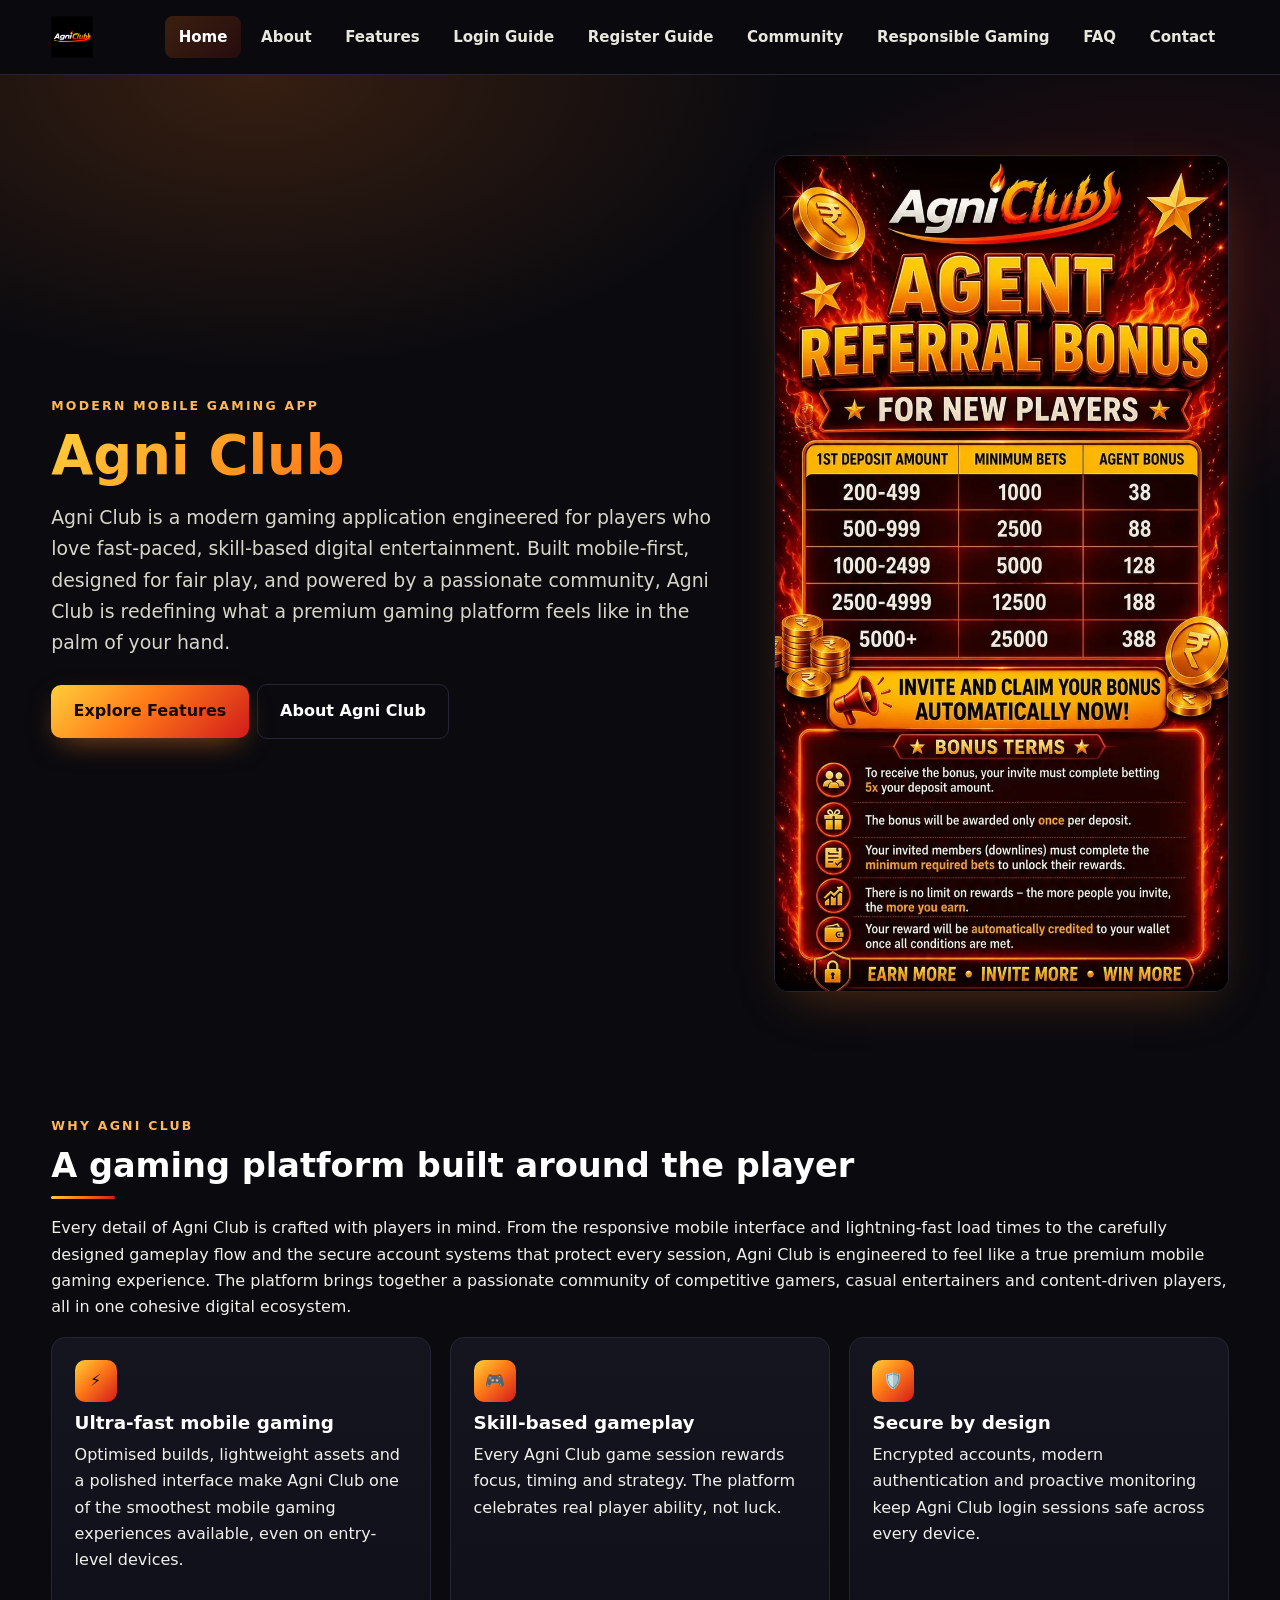
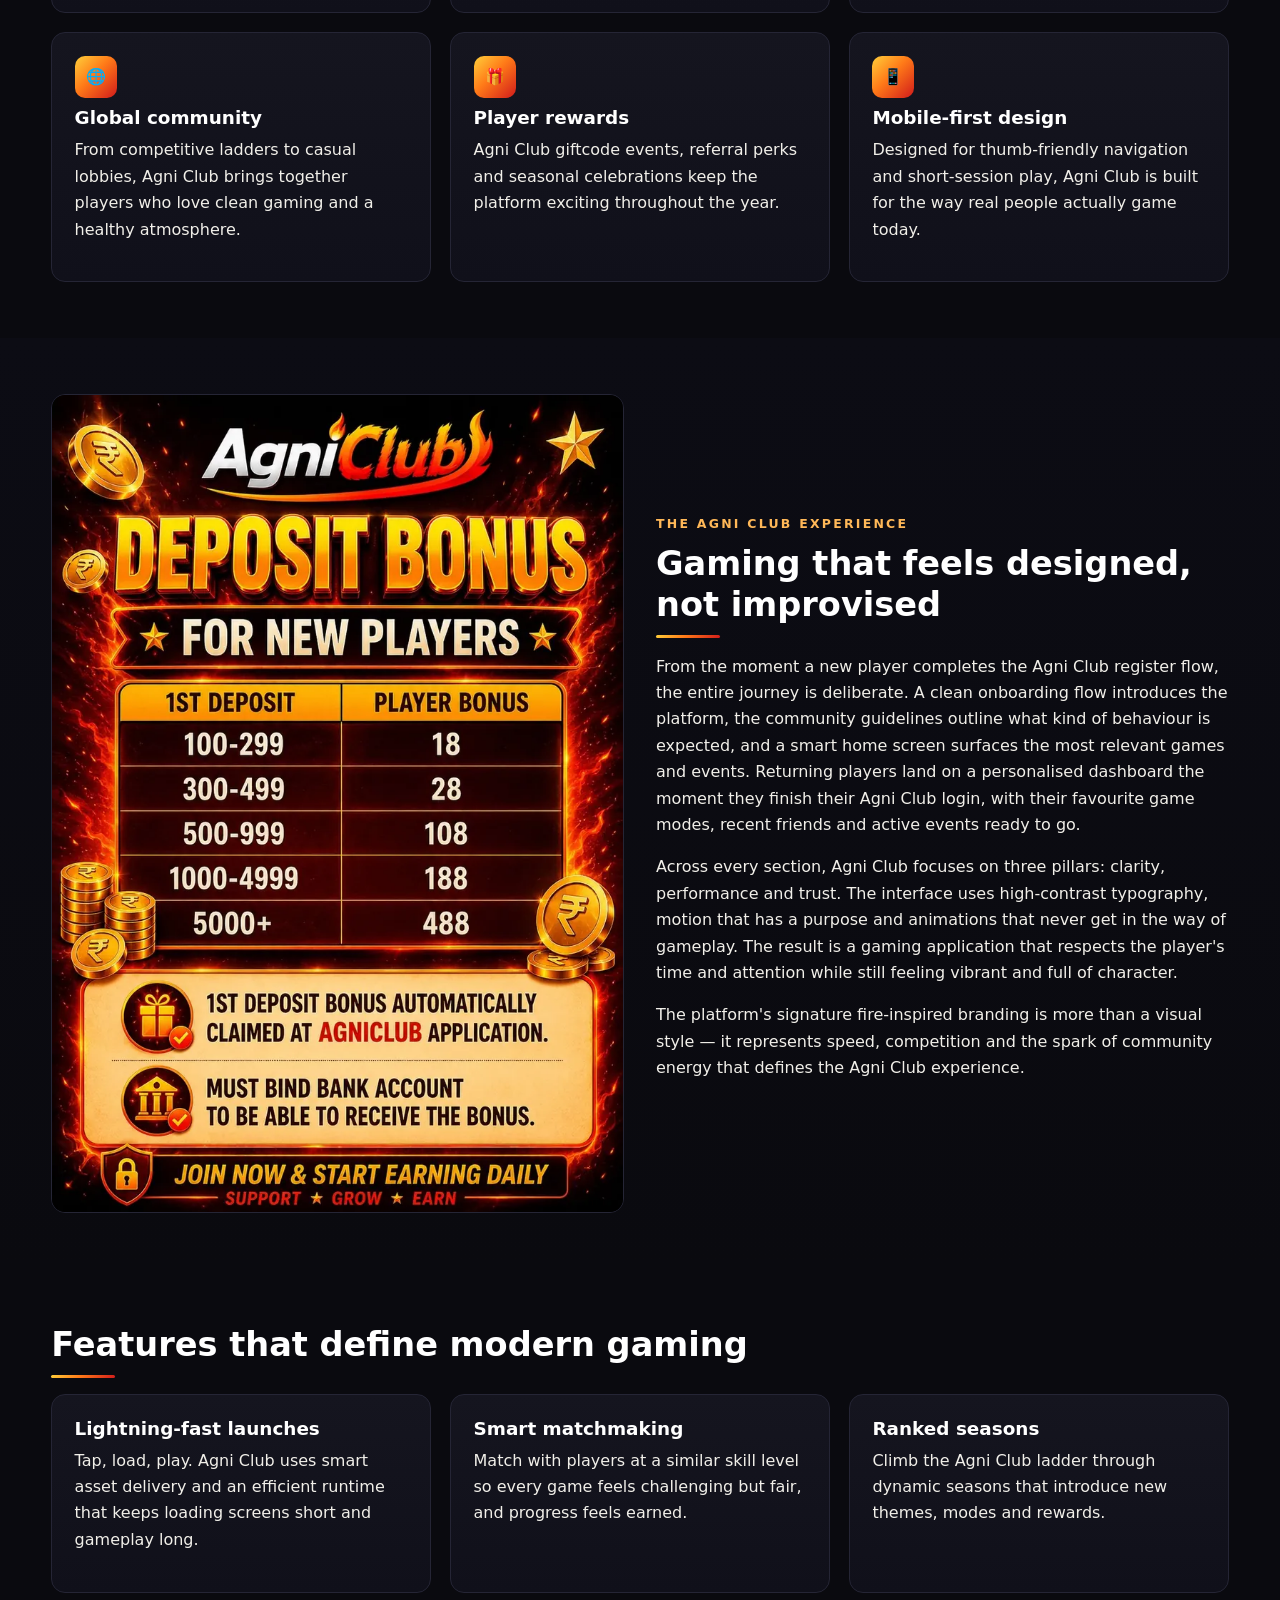
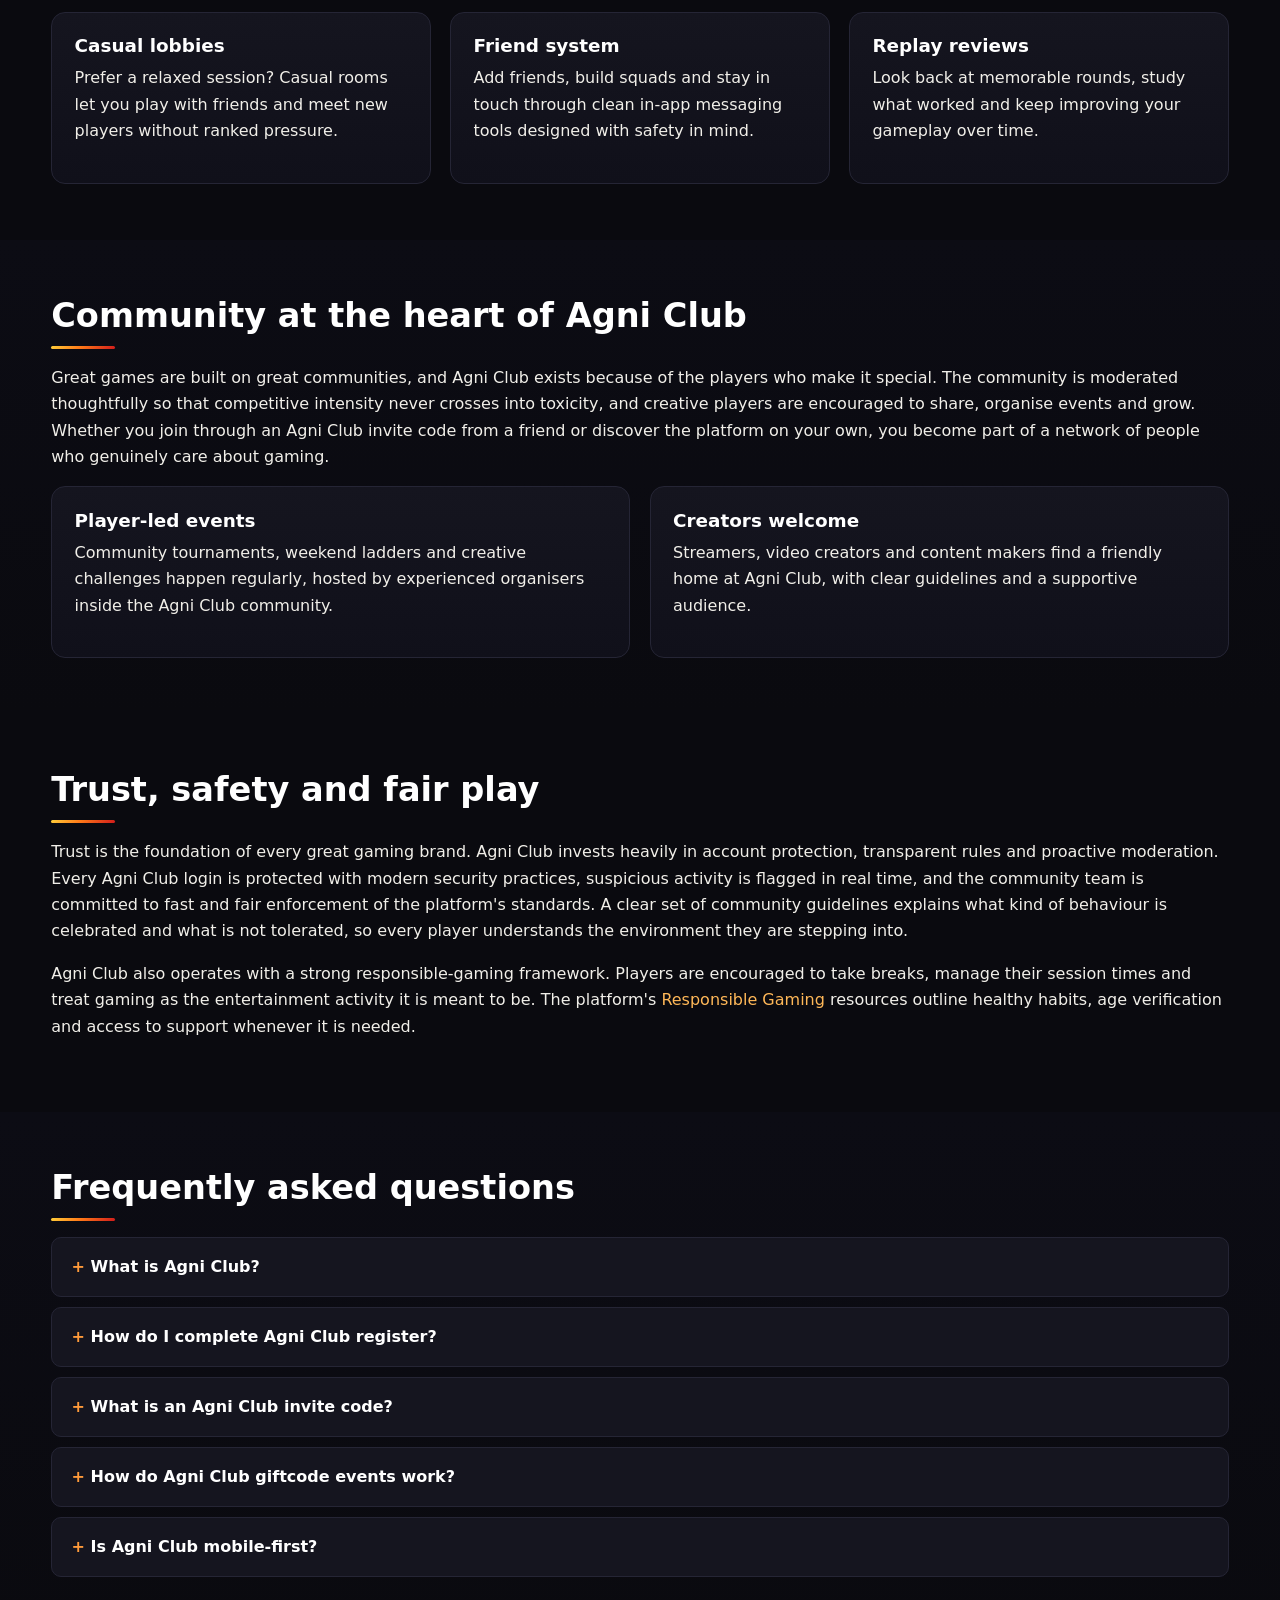
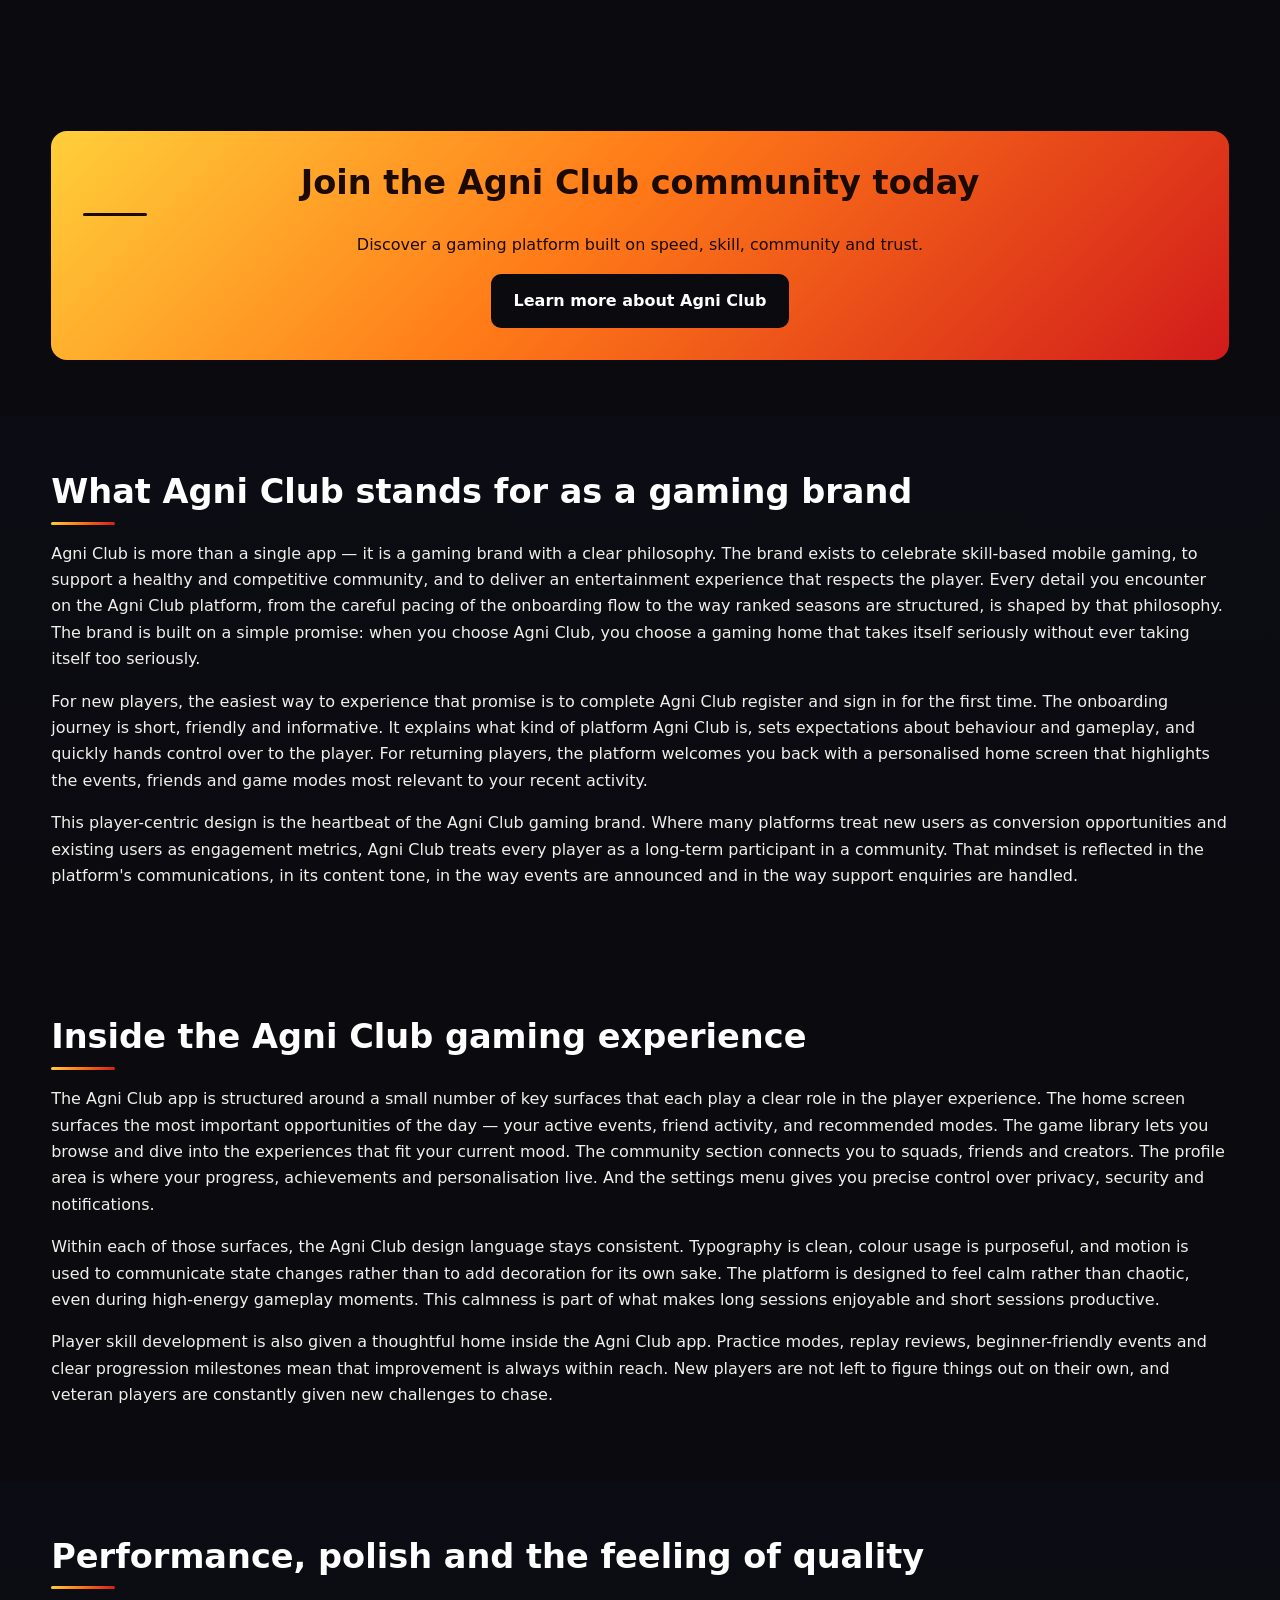
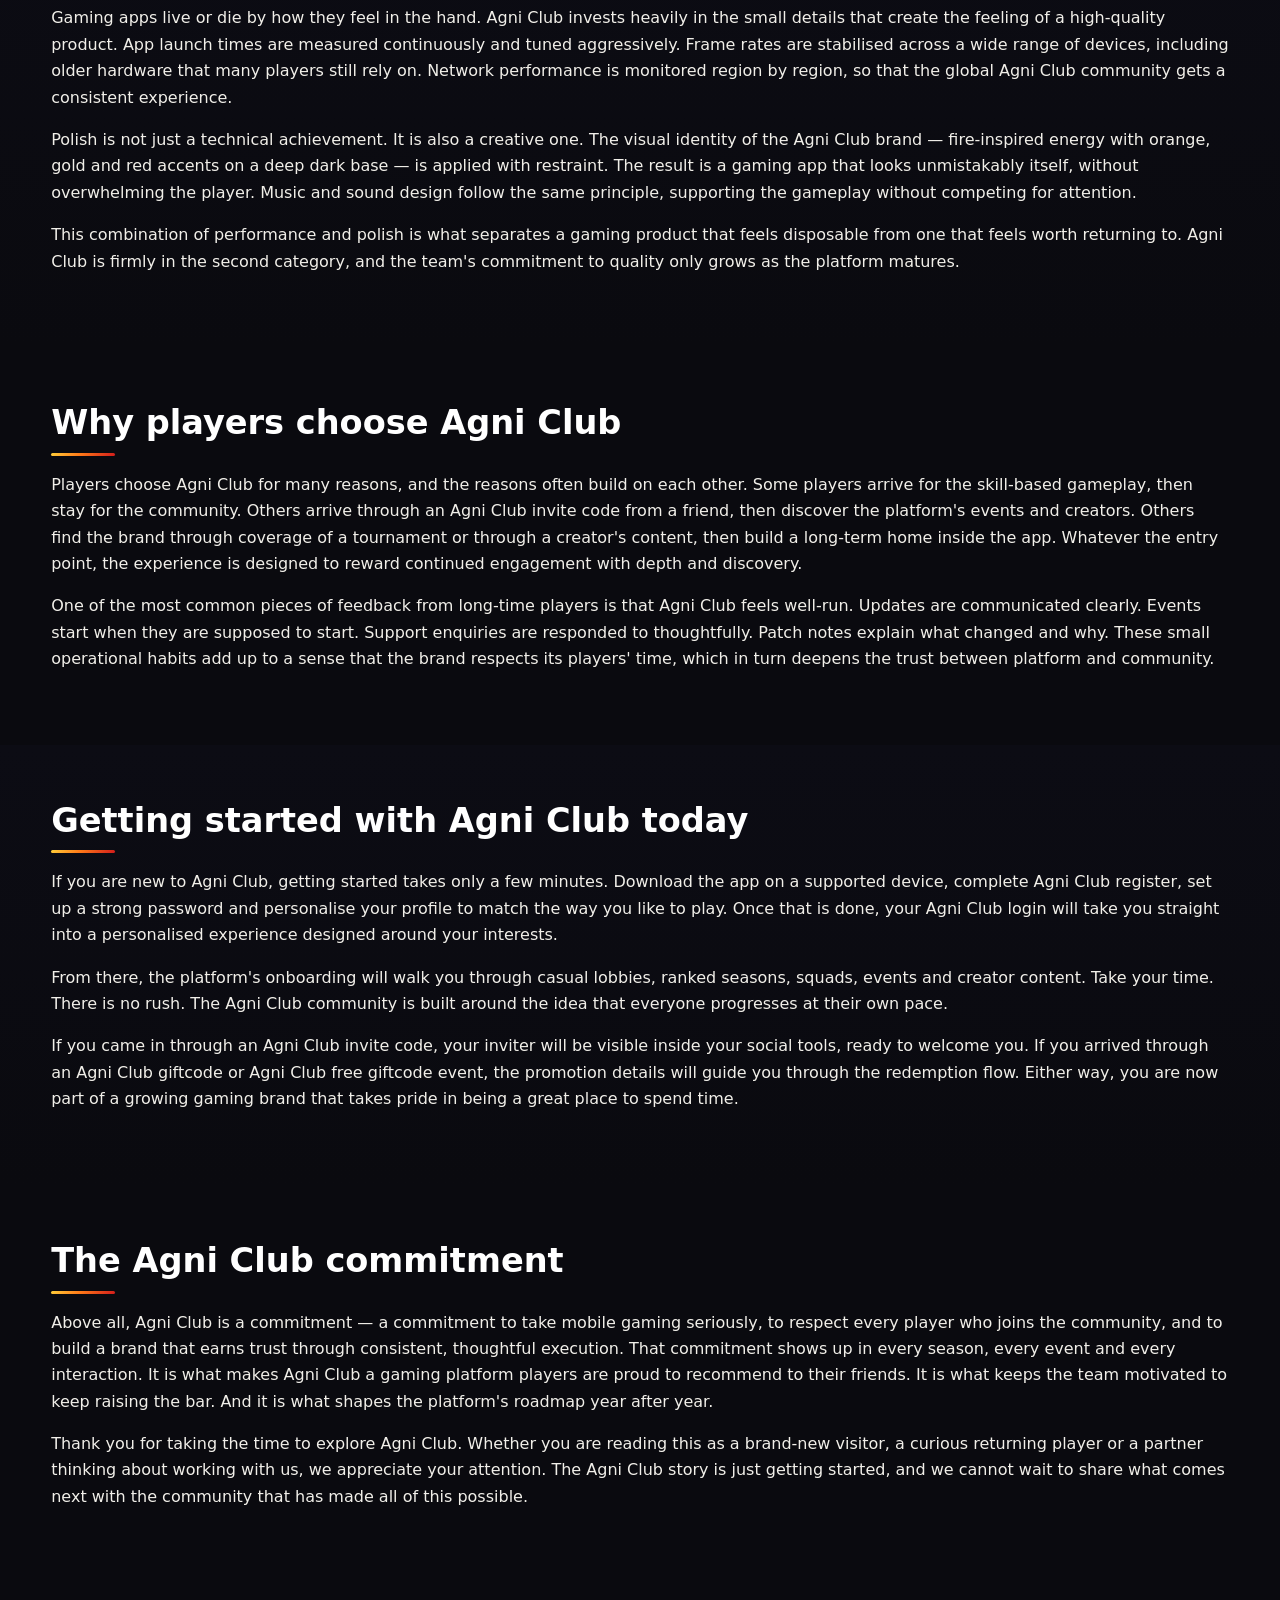
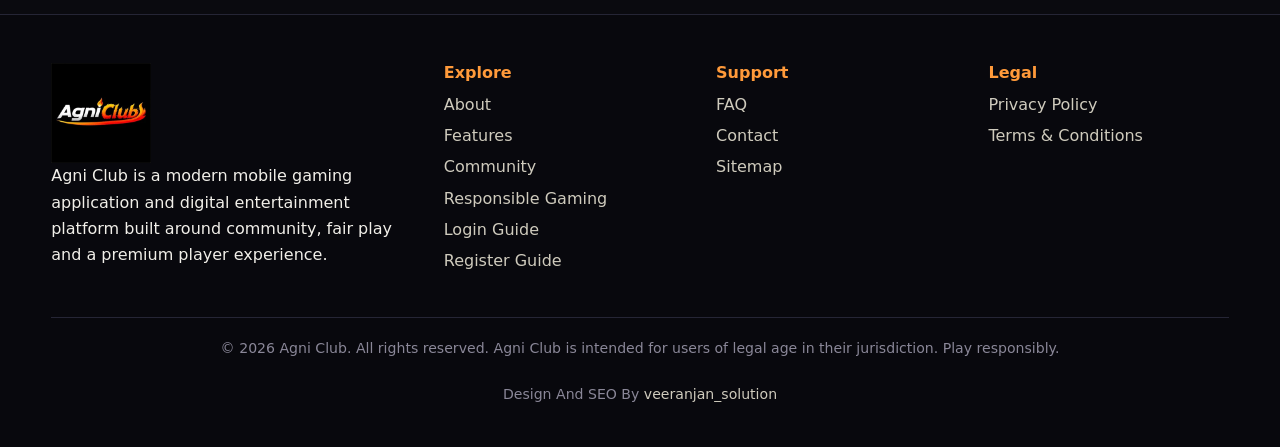
<file: index.html>
<!DOCTYPE html>
<html lang="en">
<head>
<meta charset="utf-8">
<meta name="viewport" content="width=device-width,initial-scale=1">
<title>Agni Club</title>
<meta name="description" content="Agni Club is a modern mobile gaming app delivering fast-paced, skill-based digital entertainment with a vibrant community, secure platform and fair play.">
<meta name="robots" content="index,follow,max-image-preview:large">
<meta name="author" content="Agni Club">
<meta name="theme-color" content="#0b0b10">
<link rel="canonical" href="https://agniclublogin.app/">
<link rel="icon" type="image/svg+xml" href="/assets/favicon.svg">
<link rel="apple-touch-icon" href="/assets/logo.webp">
<meta property="og:type" content="website">
<meta property="og:site_name" content="Agni Club">
<meta property="og:title" content="Agni Club | Premium Mobile Gaming App & Skill-Based Gaming Platform">
<meta property="og:description" content="Agni Club is a modern mobile gaming app delivering fast-paced, skill-based digital entertainment with a vibrant community, secure platform and fair play.">
<meta property="og:url" content="https://agniclublogin.app/">
<meta property="og:image" content="https://agniclublogin.app/assets/logo.webp">
<meta name="twitter:card" content="summary_large_image">
<meta name="twitter:title" content="Agni Club | Premium Mobile Gaming App & Skill-Based Gaming Platform">
<meta name="twitter:description" content="Agni Club is a modern mobile gaming app delivering fast-paced, skill-based digital entertainment with a vibrant community, secure platform and fair play.">
<meta name="twitter:image" content="https://agniclublogin.app/assets/logo.webp">
<link rel="preload" href="/css/style.css" as="style">
<link rel="stylesheet" href="/css/style.css">
<script type="application/ld+json">{"@context":"https://schema.org","@type":"Organization","name":"Agni Club","url":"https://agniclublogin.app","logo":"https://agniclublogin.app/assets/logo.webp","sameAs":[],"description":"Agni Club is a modern mobile gaming application and digital entertainment platform."}</script>
<script type="application/ld+json">{"@context":"https://schema.org","@type":"WebSite","name":"Agni Club","url":"https://agniclublogin.app"}</script>
</head>
<body>
<a class="skip" href="#main">Skip to main content</a>
<header class="site-header" role="banner">
  <div class="container nav-wrap">
    <a class="brand" href="/" aria-label="Agni Club home">
      <img src="/assets/logo.webp" alt="Agni Club gaming app logo" width="120" height="60" decoding="async">
    </a>
    <button class="nav-toggle" aria-label="Open menu" aria-expanded="false" id="navBtn">☰</button>
    <nav class="primary-nav" id="primaryNav" aria-label="Primary">
      <ul>
<li><a href="/index.html" aria-current="page">Home</a></li><li><a href="/about.html">About</a></li><li><a href="/features.html">Features</a></li><li><a href="/login.html">Login Guide</a><li><a href="/register.html">Register Guide</a><li><a href="/community.html">Community</a></li><li><a href="/responsible-gaming.html">Responsible Gaming</a></li><li><a href="/faq.html">FAQ</a></li><li><a href="/contact.html">Contact</a></li>
      </ul>
    </nav>
  </div>
</header>
<main id="main">

<section class="hero">
  <div class="container hero-grid">
    <div>
      <span class="eyebrow">Modern mobile gaming app</span>
      <h1>Agni Club</h1>
      <p class="lead">Agni Club is a modern gaming application engineered for players who love fast-paced, skill-based digital entertainment. Built mobile-first, designed for fair play, and powered by a passionate community, Agni Club is redefining what a premium gaming platform feels like in the palm of your hand.</p>
      <p><a class="btn btn-primary" href="/features.html">Explore Features</a><a class="btn btn-ghost" href="/about.html">About Agni Club</a></p>
    </div>
    <div class="hero-art"><img src="/assets/referral-super-bonus.webp" alt="Agni Club agent referral bonus chart showing player tiers" width="800" height="1422" loading="eager" fetchpriority="high"></div>
  </div>
</section>

<section>
  <div class="container">
    <span class="eyebrow">Why Agni Club</span>
    <h2>A gaming platform built around the player</h2>
    <p>Every detail of Agni Club is crafted with players in mind. From the responsive mobile interface and lightning-fast load times to the carefully designed gameplay flow and the secure account systems that protect every session, Agni Club is engineered to feel like a true premium mobile gaming experience. The platform brings together a passionate community of competitive gamers, casual entertainers and content-driven players, all in one cohesive digital ecosystem.</p>
    <div class="grid cols-3">
      <article class="card"><div class="ico">⚡</div><h3>Ultra-fast mobile gaming</h3><p>Optimised builds, lightweight assets and a polished interface make Agni Club one of the smoothest mobile gaming experiences available, even on entry-level devices.</p></article>
      <article class="card"><div class="ico">🎮</div><h3>Skill-based gameplay</h3><p>Every Agni Club game session rewards focus, timing and strategy. The platform celebrates real player ability, not luck.</p></article>
      <article class="card"><div class="ico">🛡️</div><h3>Secure by design</h3><p>Encrypted accounts, modern authentication and proactive monitoring keep Agni Club login sessions safe across every device.</p></article>
      <article class="card"><div class="ico">🌐</div><h3>Global community</h3><p>From competitive ladders to casual lobbies, Agni Club brings together players who love clean gaming and a healthy atmosphere.</p></article>
      <article class="card"><div class="ico">🎁</div><h3>Player rewards</h3><p>Agni Club giftcode events, referral perks and seasonal celebrations keep the platform exciting throughout the year.</p></article>
      <article class="card"><div class="ico">📱</div><h3>Mobile-first design</h3><p>Designed for thumb-friendly navigation and short-session play, Agni Club is built for the way real people actually game today.</p></article>
    </div>
  </div>
</section>

<section class="section-alt">
  <div class="container split">
    <img src="/assets/deposit-bonus.webp" alt="Agni Club new player deposit bonus details" loading="lazy" width="800" height="1142">
    <div>
      <span class="eyebrow">The Agni Club experience</span>
      <h2>Gaming that feels designed, not improvised</h2>
      <p>From the moment a new player completes the Agni Club register flow, the entire journey is deliberate. A clean onboarding flow introduces the platform, the community guidelines outline what kind of behaviour is expected, and a smart home screen surfaces the most relevant games and events. Returning players land on a personalised dashboard the moment they finish their Agni Club login, with their favourite game modes, recent friends and active events ready to go.</p>
      <p>Across every section, Agni Club focuses on three pillars: clarity, performance and trust. The interface uses high-contrast typography, motion that has a purpose and animations that never get in the way of gameplay. The result is a gaming application that respects the player's time and attention while still feeling vibrant and full of character.</p>
      <p>The platform's signature fire-inspired branding is more than a visual style — it represents speed, competition and the spark of community energy that defines the Agni Club experience.</p>
    </div>
  </div>
</section>

<section>
  <div class="container">
    <h2>Features that define modern gaming</h2>
    <div class="grid cols-3">
      <article class="card"><h3>Lightning-fast launches</h3><p>Tap, load, play. Agni Club uses smart asset delivery and an efficient runtime that keeps loading screens short and gameplay long.</p></article>
      <article class="card"><h3>Smart matchmaking</h3><p>Match with players at a similar skill level so every game feels challenging but fair, and progress feels earned.</p></article>
      <article class="card"><h3>Ranked seasons</h3><p>Climb the Agni Club ladder through dynamic seasons that introduce new themes, modes and rewards.</p></article>
      <article class="card"><h3>Casual lobbies</h3><p>Prefer a relaxed session? Casual rooms let you play with friends and meet new players without ranked pressure.</p></article>
      <article class="card"><h3>Friend system</h3><p>Add friends, build squads and stay in touch through clean in-app messaging tools designed with safety in mind.</p></article>
      <article class="card"><h3>Replay reviews</h3><p>Look back at memorable rounds, study what worked and keep improving your gameplay over time.</p></article>
    </div>
  </div>
</section>

<section class="section-alt">
  <div class="container">
    <h2>Community at the heart of Agni Club</h2>
    <p>Great games are built on great communities, and Agni Club exists because of the players who make it special. The community is moderated thoughtfully so that competitive intensity never crosses into toxicity, and creative players are encouraged to share, organise events and grow. Whether you join through an Agni Club invite code from a friend or discover the platform on your own, you become part of a network of people who genuinely care about gaming.</p>
    <div class="grid cols-2">
      <div class="card"><h3>Player-led events</h3><p>Community tournaments, weekend ladders and creative challenges happen regularly, hosted by experienced organisers inside the Agni Club community.</p></div>
      <div class="card"><h3>Creators welcome</h3><p>Streamers, video creators and content makers find a friendly home at Agni Club, with clear guidelines and a supportive audience.</p></div>
    </div>
  </div>
</section>

<section>
  <div class="container">
    <h2>Trust, safety and fair play</h2>
    <p>Trust is the foundation of every great gaming brand. Agni Club invests heavily in account protection, transparent rules and proactive moderation. Every Agni Club login is protected with modern security practices, suspicious activity is flagged in real time, and the community team is committed to fast and fair enforcement of the platform's standards. A clear set of community guidelines explains what kind of behaviour is celebrated and what is not tolerated, so every player understands the environment they are stepping into.</p>
    <p>Agni Club also operates with a strong responsible-gaming framework. Players are encouraged to take breaks, manage their session times and treat gaming as the entertainment activity it is meant to be. The platform's <a href="/responsible-gaming.html">Responsible Gaming</a> resources outline healthy habits, age verification and access to support whenever it is needed.</p>
  </div>
</section>

<section class="section-alt faq">
  <div class="container">
    <h2>Frequently asked questions</h2>
    <details><summary>What is Agni Club?</summary><p>Agni Club is a modern mobile gaming application and digital entertainment platform focused on skill-based gameplay, community engagement and a premium player experience.</p></details>
    <details><summary>How do I complete Agni Club register?</summary><p>Open the Agni Club app, choose Create Account, follow the on-screen steps, verify your details and set up a strong password. Once you finish Agni Club register, you can sign in with Agni Club login on any supported device.</p></details>
    <details><summary>What is an Agni Club invite code?</summary><p>An Agni Club invite code is a short code shared by an existing player. Entering a valid code during sign up links your account to a friend or community and may unlock seasonal perks.</p></details>
    <details><summary>How do Agni Club giftcode events work?</summary><p>Agni Club free giftcode events are run during festivals, anniversaries and seasonal celebrations. Codes are announced through official Agni Club channels and applied directly within the app.</p></details>
    <details><summary>Is Agni Club mobile-first?</summary><p>Yes. Agni Club is built as a mobile-first gaming app, optimised for fast load times, smooth performance and intuitive touch controls.</p></details>
  </div>
</section>

<section>
  <div class="container">
    <div class="cta">
      <h2>Join the Agni Club community today</h2>
      <p>Discover a gaming platform built on speed, skill, community and trust.</p>
      <a class="btn btn-primary" href="/about.html">Learn more about Agni Club</a>
    </div>
  </div>
</section>

<section class="section-alt">
  <div class="container">
    <h2>What Agni Club stands for as a gaming brand</h2>
    <p>Agni Club is more than a single app — it is a gaming brand with a clear philosophy. The brand exists to celebrate skill-based mobile gaming, to support a healthy and competitive community, and to deliver an entertainment experience that respects the player. Every detail you encounter on the Agni Club platform, from the careful pacing of the onboarding flow to the way ranked seasons are structured, is shaped by that philosophy. The brand is built on a simple promise: when you choose Agni Club, you choose a gaming home that takes itself seriously without ever taking itself too seriously.</p>
    <p>For new players, the easiest way to experience that promise is to complete Agni Club register and sign in for the first time. The onboarding journey is short, friendly and informative. It explains what kind of platform Agni Club is, sets expectations about behaviour and gameplay, and quickly hands control over to the player. For returning players, the platform welcomes you back with a personalised home screen that highlights the events, friends and game modes most relevant to your recent activity.</p>
    <p>This player-centric design is the heartbeat of the Agni Club gaming brand. Where many platforms treat new users as conversion opportunities and existing users as engagement metrics, Agni Club treats every player as a long-term participant in a community. That mindset is reflected in the platform's communications, in its content tone, in the way events are announced and in the way support enquiries are handled.</p>
  </div>
</section>

<section>
  <div class="container">
    <h2>Inside the Agni Club gaming experience</h2>
    <p>The Agni Club app is structured around a small number of key surfaces that each play a clear role in the player experience. The home screen surfaces the most important opportunities of the day — your active events, friend activity, and recommended modes. The game library lets you browse and dive into the experiences that fit your current mood. The community section connects you to squads, friends and creators. The profile area is where your progress, achievements and personalisation live. And the settings menu gives you precise control over privacy, security and notifications.</p>
    <p>Within each of those surfaces, the Agni Club design language stays consistent. Typography is clean, colour usage is purposeful, and motion is used to communicate state changes rather than to add decoration for its own sake. The platform is designed to feel calm rather than chaotic, even during high-energy gameplay moments. This calmness is part of what makes long sessions enjoyable and short sessions productive.</p>
    <p>Player skill development is also given a thoughtful home inside the Agni Club app. Practice modes, replay reviews, beginner-friendly events and clear progression milestones mean that improvement is always within reach. New players are not left to figure things out on their own, and veteran players are constantly given new challenges to chase.</p>
  </div>
</section>

<section class="section-alt">
  <div class="container">
    <h2>Performance, polish and the feeling of quality</h2>
    <p>Gaming apps live or die by how they feel in the hand. Agni Club invests heavily in the small details that create the feeling of a high-quality product. App launch times are measured continuously and tuned aggressively. Frame rates are stabilised across a wide range of devices, including older hardware that many players still rely on. Network performance is monitored region by region, so that the global Agni Club community gets a consistent experience.</p>
    <p>Polish is not just a technical achievement. It is also a creative one. The visual identity of the Agni Club brand — fire-inspired energy with orange, gold and red accents on a deep dark base — is applied with restraint. The result is a gaming app that looks unmistakably itself, without overwhelming the player. Music and sound design follow the same principle, supporting the gameplay without competing for attention.</p>
    <p>This combination of performance and polish is what separates a gaming product that feels disposable from one that feels worth returning to. Agni Club is firmly in the second category, and the team's commitment to quality only grows as the platform matures.</p>
  </div>
</section>

<section>
  <div class="container">
    <h2>Why players choose Agni Club</h2>
    <p>Players choose Agni Club for many reasons, and the reasons often build on each other. Some players arrive for the skill-based gameplay, then stay for the community. Others arrive through an Agni Club invite code from a friend, then discover the platform's events and creators. Others find the brand through coverage of a tournament or through a creator's content, then build a long-term home inside the app. Whatever the entry point, the experience is designed to reward continued engagement with depth and discovery.</p>
    <p>One of the most common pieces of feedback from long-time players is that Agni Club feels well-run. Updates are communicated clearly. Events start when they are supposed to start. Support enquiries are responded to thoughtfully. Patch notes explain what changed and why. These small operational habits add up to a sense that the brand respects its players' time, which in turn deepens the trust between platform and community.</p>
  </div>
</section>

<section class="section-alt">
  <div class="container">
    <h2>Getting started with Agni Club today</h2>
    <p>If you are new to Agni Club, getting started takes only a few minutes. Download the app on a supported device, complete Agni Club register, set up a strong password and personalise your profile to match the way you like to play. Once that is done, your Agni Club login will take you straight into a personalised experience designed around your interests.</p>
    <p>From there, the platform's onboarding will walk you through casual lobbies, ranked seasons, squads, events and creator content. Take your time. There is no rush. The Agni Club community is built around the idea that everyone progresses at their own pace.</p>
    <p>If you came in through an Agni Club invite code, your inviter will be visible inside your social tools, ready to welcome you. If you arrived through an Agni Club giftcode or Agni Club free giftcode event, the promotion details will guide you through the redemption flow. Either way, you are now part of a growing gaming brand that takes pride in being a great place to spend time.</p>
  </div>
</section>

<section>
  <div class="container">
    <h2>The Agni Club commitment</h2>
    <p>Above all, Agni Club is a commitment — a commitment to take mobile gaming seriously, to respect every player who joins the community, and to build a brand that earns trust through consistent, thoughtful execution. That commitment shows up in every season, every event and every interaction. It is what makes Agni Club a gaming platform players are proud to recommend to their friends. It is what keeps the team motivated to keep raising the bar. And it is what shapes the platform's roadmap year after year.</p>
    <p>Thank you for taking the time to explore Agni Club. Whether you are reading this as a brand-new visitor, a curious returning player or a partner thinking about working with us, we appreciate your attention. The Agni Club story is just getting started, and we cannot wait to share what comes next with the community that has made all of this possible.</p>
  </div>
</section>

</main>
<footer class="site-footer" role="contentinfo">
  <div class="container foot-grid">
    <div>
      <img src="/assets/logo.webp" alt="Agni Club" width="100" height="50" loading="lazy">
      <p>Agni Club is a modern mobile gaming application and digital entertainment platform built around community, fair play and a premium player experience.</p>
    </div>
    <div>
      <h2>Explore</h2>
      <ul>
        <li><a href="/about.html">About</a></li>
        <li><a href="/features.html">Features</a></li>
        <li><a href="/community.html">Community</a></li>
        <li><a href="/responsible-gaming.html">Responsible Gaming</a></li>
        <li><a href="/login.html">Login Guide</a></li>
        <li><a href="/Register.html">Register Guide</a></li>
      </ul>
    </div>
    <div>
      <h2>Support</h2>
      <ul>
        <li><a href="/faq.html">FAQ</a></li>
        <li><a href="/contact.html">Contact</a></li>
        <li><a href="/sitemap.html">Sitemap</a></li>
      </ul>
    </div>
    <div>
      <h2>Legal</h2>
      <ul>
        <li><a href="/privacy-policy.html">Privacy Policy</a></li>
        <li><a href="/terms-conditions.html">Terms &amp; Conditions</a></li>
      </ul>
    </div>
  </div>
 <div class="container foot-bottom">
  <p>
    © <span id="yr"></span> Agni Club. All rights reserved. Agni Club is intended for users of legal age in their jurisdiction. Play responsibly.
    <br><br>
    Design And SEO By
    <a href="https://t.me/veeranjan_solutions1" target="_blank" rel="noopener">
      veeranjan_solution
    </a>
  </p>
</div>
</footer>
<script src="/js/main.js" defer></script>
</body>
</html>
</file>
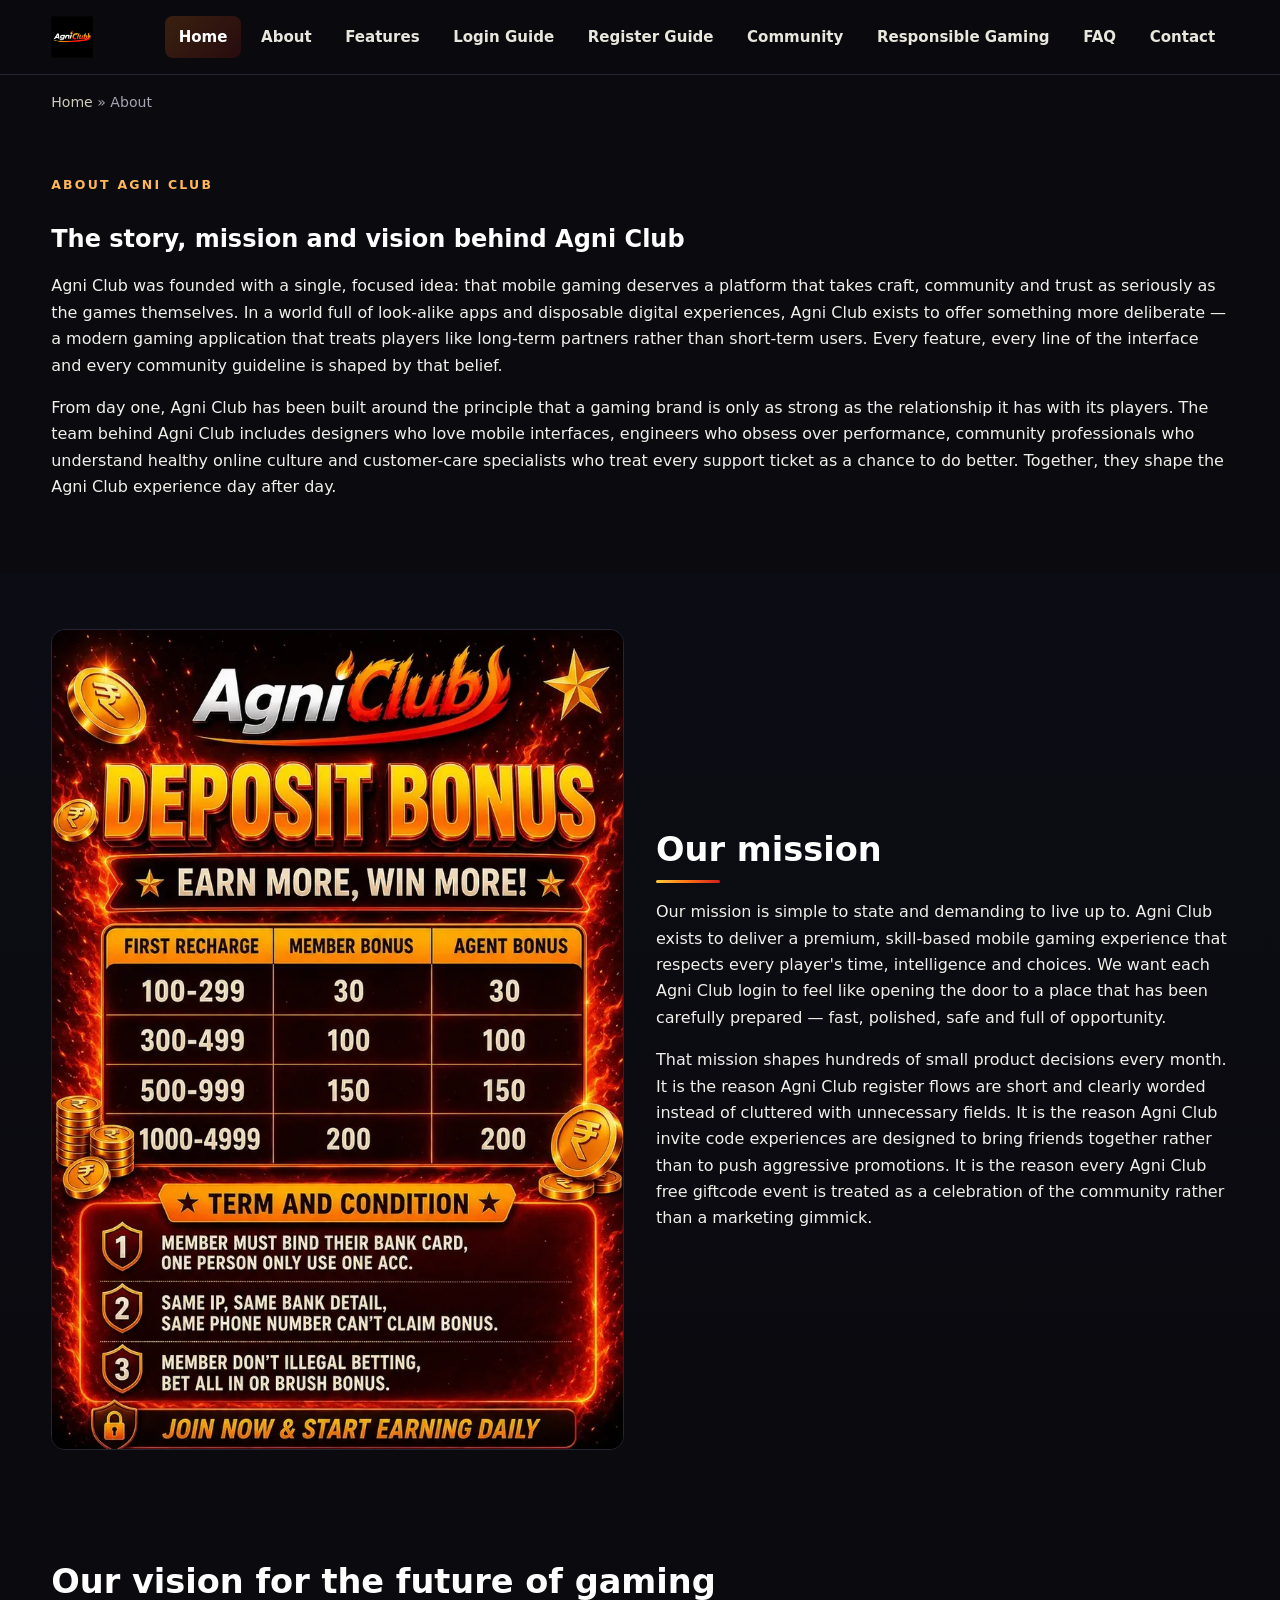
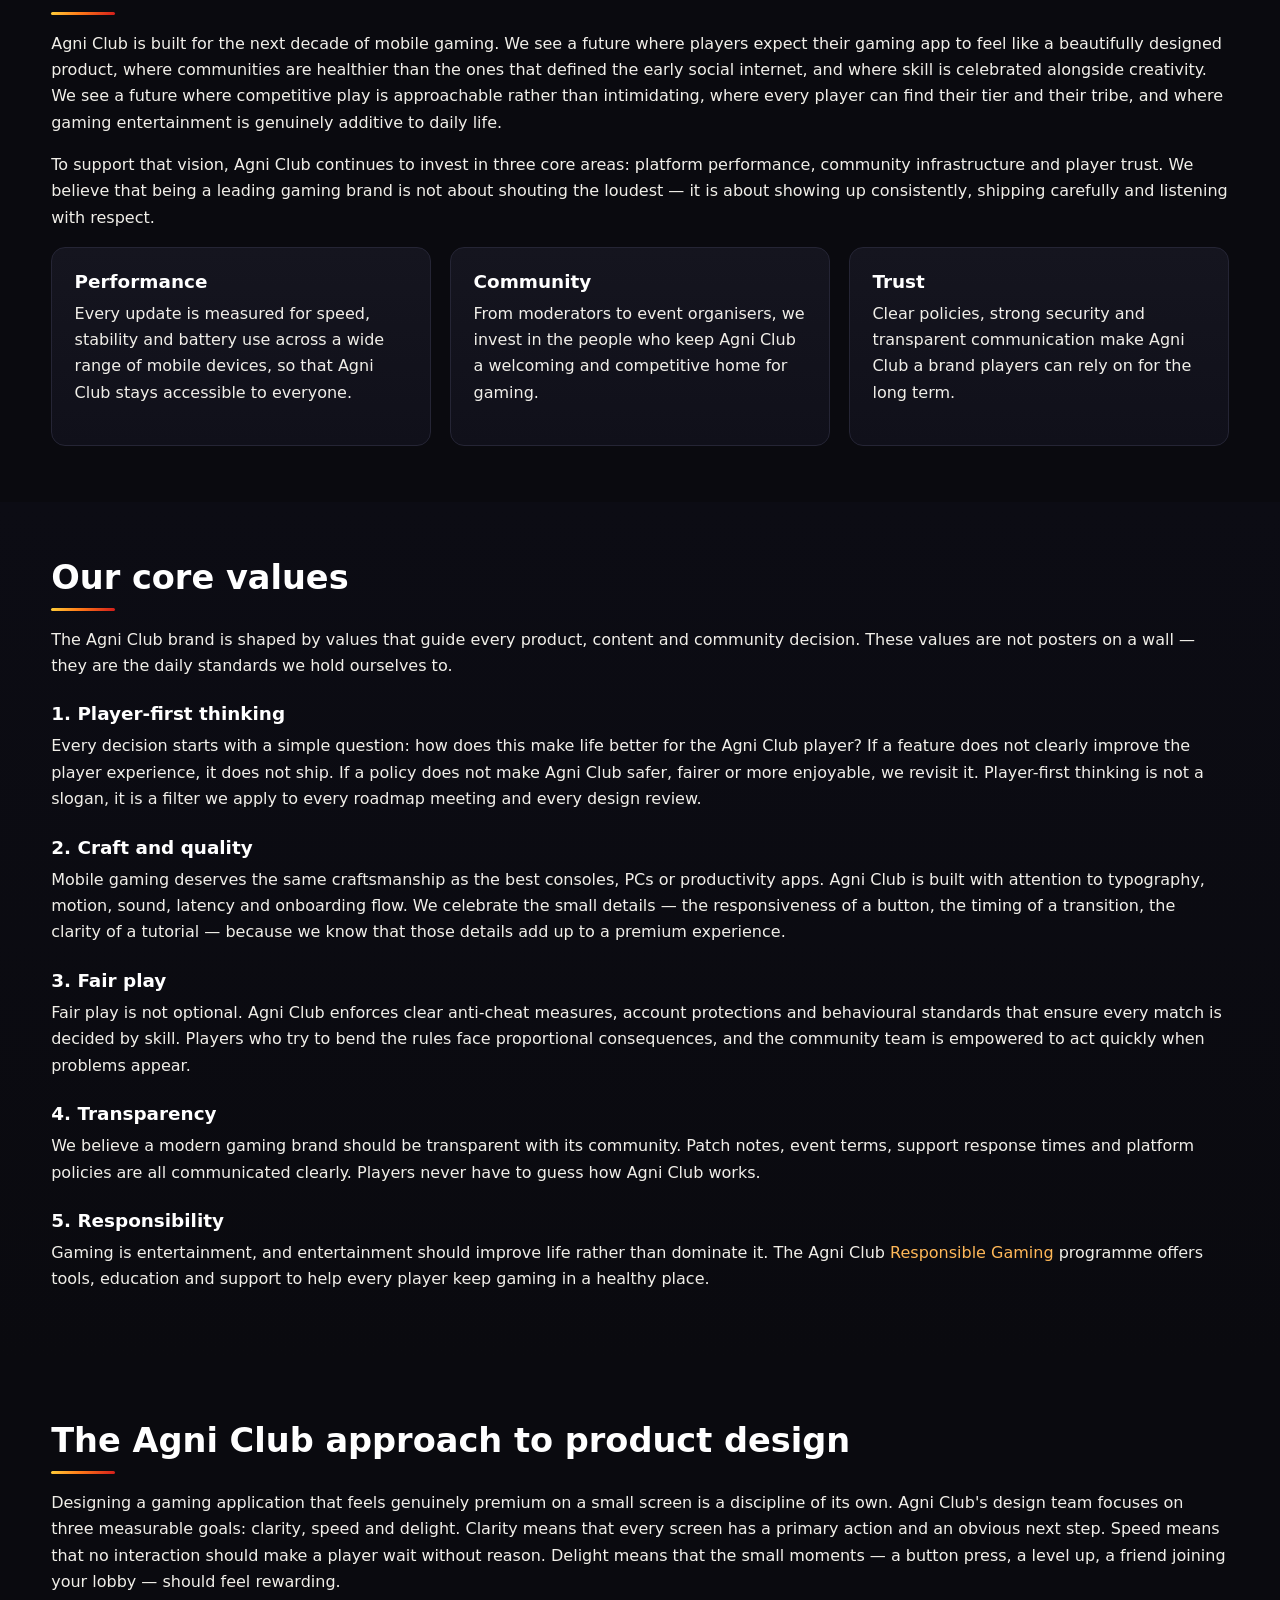
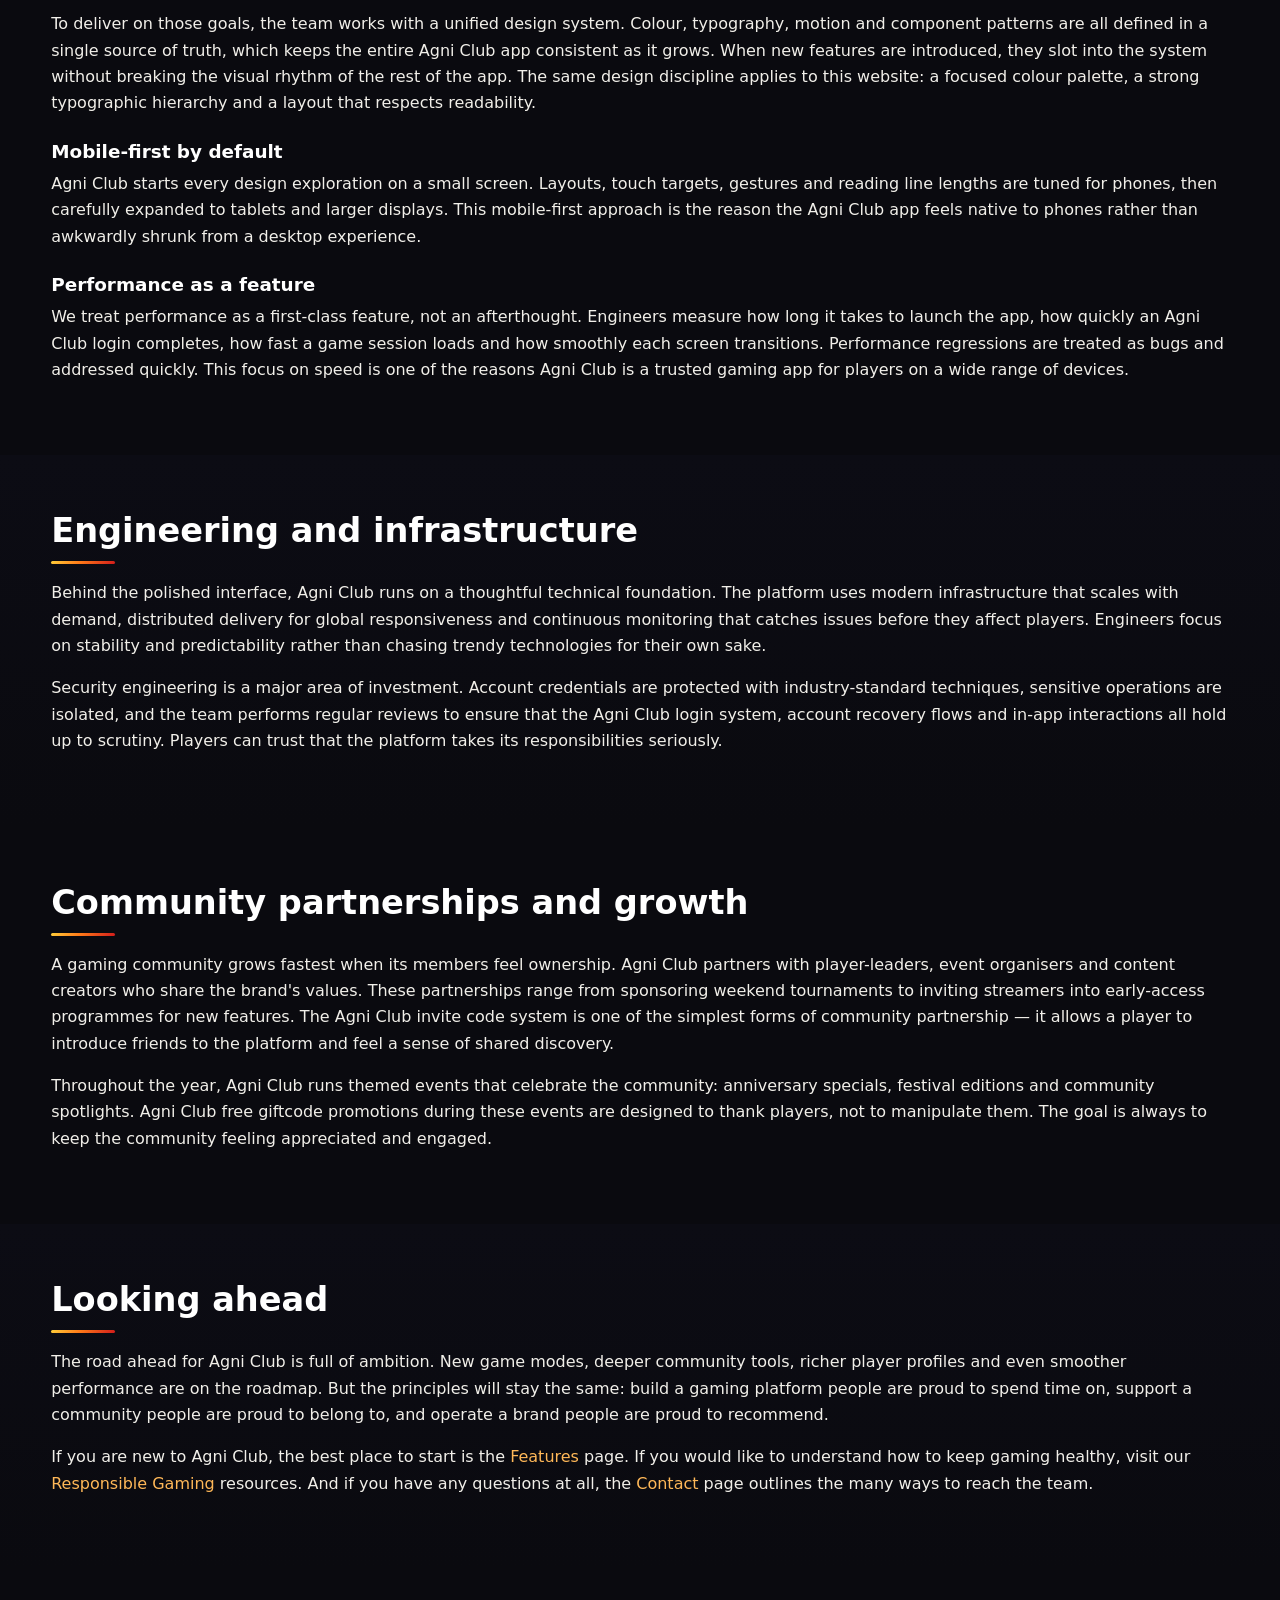
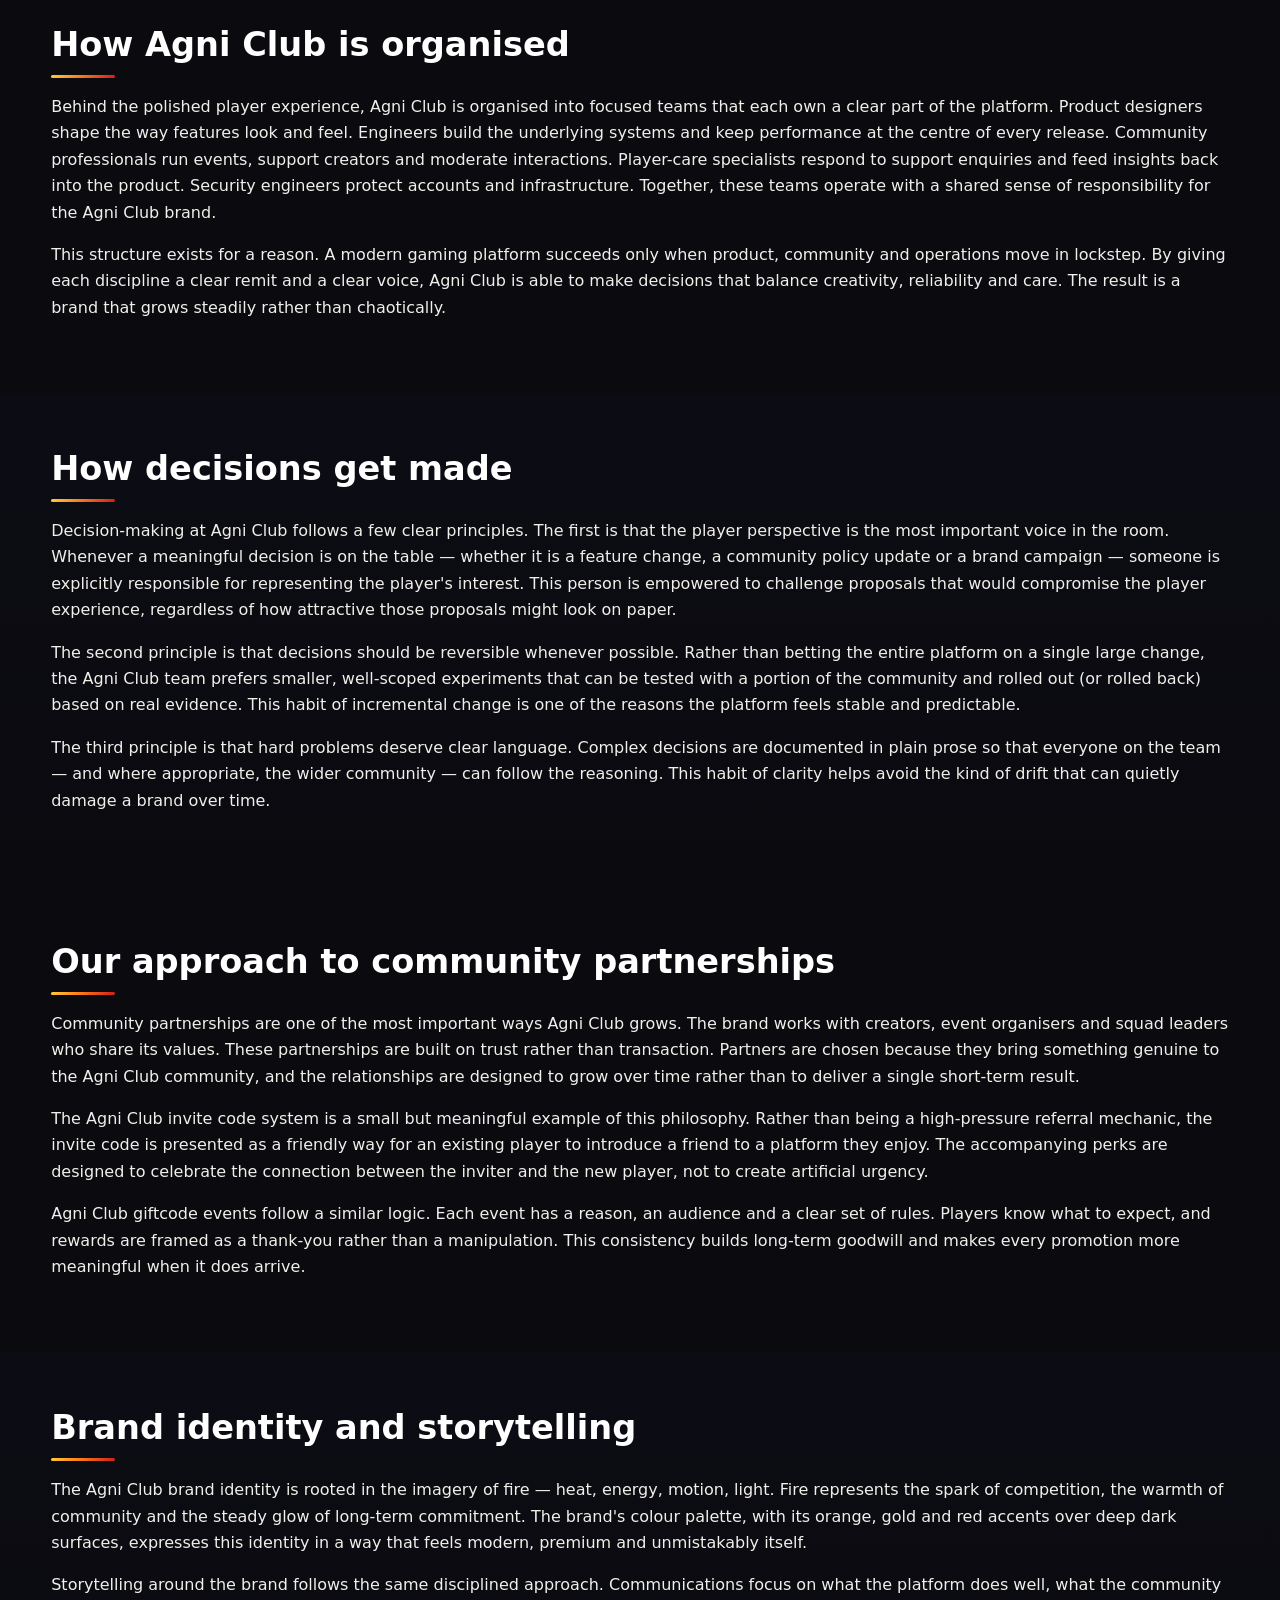
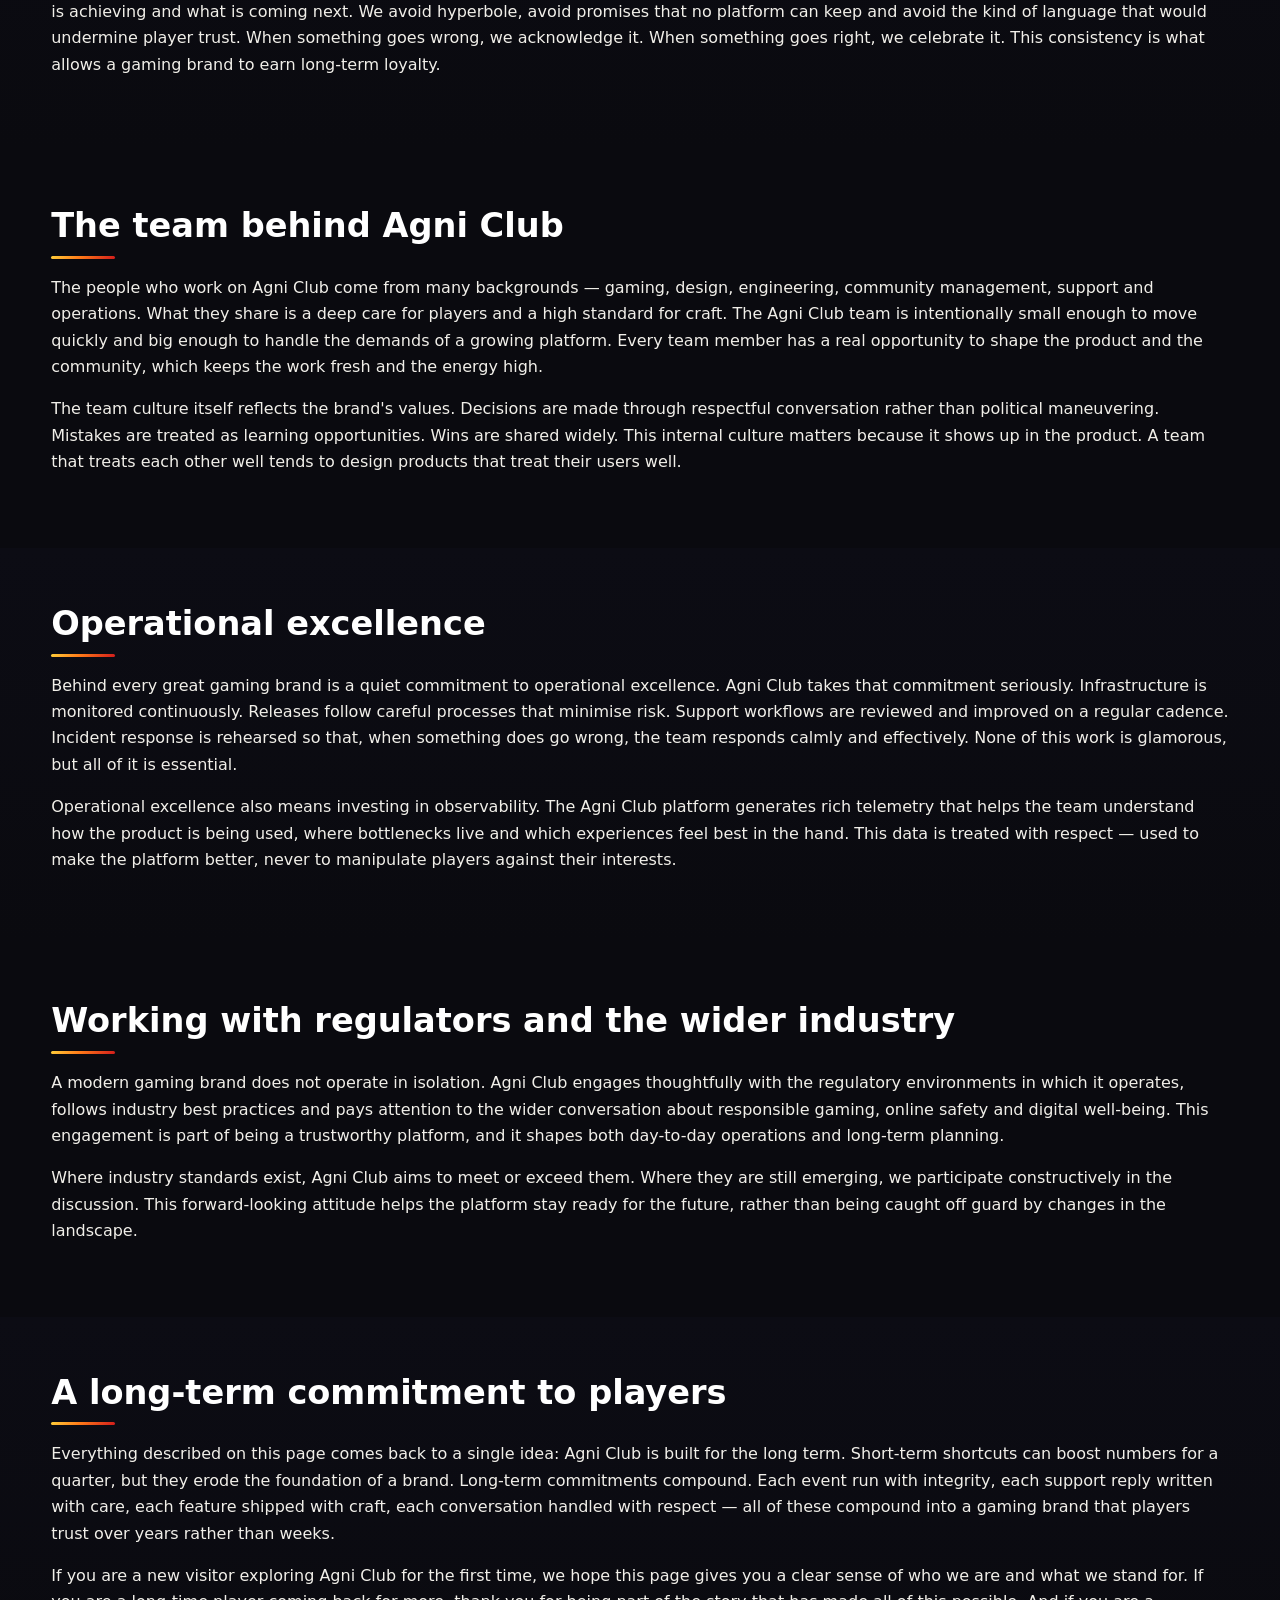
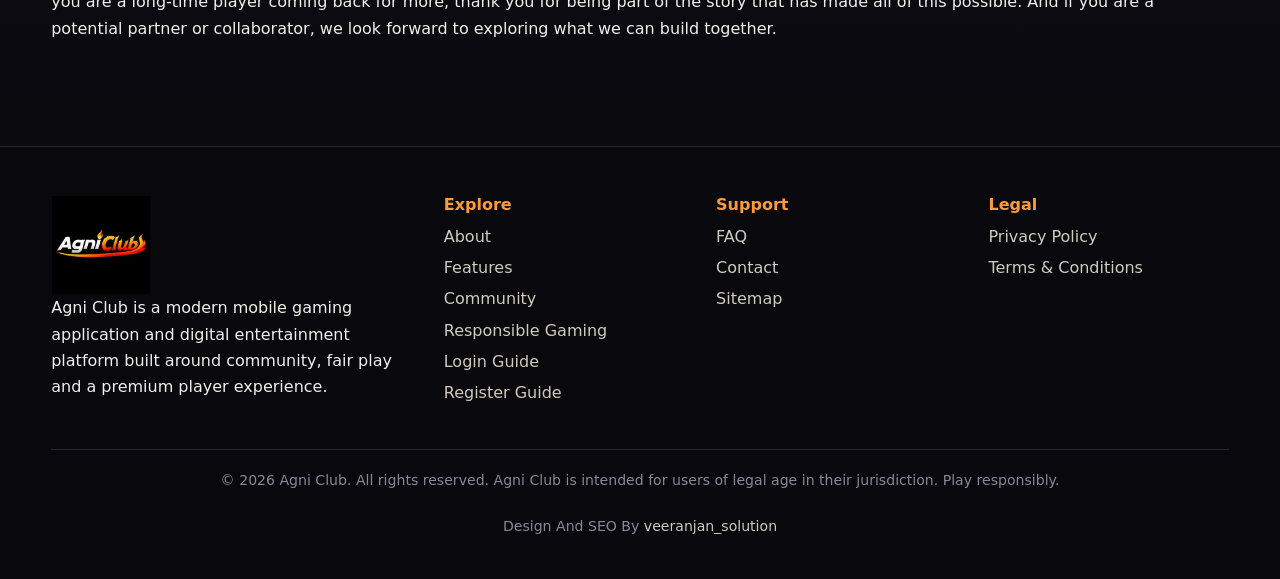
<file: about.html>
<!DOCTYPE html>
<html lang="en">
<head>
<meta charset="utf-8">
<meta name="viewport" content="width=device-width,initial-scale=1">
<title>About Agni Club | Our Story, Mission & Gaming Vision</title>
<meta name="description" content="Learn about Agni Club, a modern gaming application built around community, fair play, secure technology and an entertainment-first gaming experience.">
<meta name="robots" content="index,follow,max-image-preview:large">
<meta name="author" content="Agni Club">
<meta name="theme-color" content="#0b0b10">
<link rel="canonical" href="https://agniclublogin.app/about.html">
<link rel="icon" type="image/svg+xml" href="/assets/favicon.svg">
<link rel="apple-touch-icon" href="/assets/logo.webp">
<meta property="og:type" content="website">
<meta property="og:site_name" content="Agni Club">
<meta property="og:title" content="About Agni Club | Our Story, Mission & Gaming Vision">
<meta property="og:description" content="Learn about Agni Club, a modern gaming application built around community, fair play, secure technology and an entertainment-first gaming experience.">
<meta property="og:url" content="https://agniclublogin.app/about.html">
<meta property="og:image" content="https://agniclublogin.app/assets/logo.webp">
<meta name="twitter:card" content="summary_large_image">
<meta name="twitter:title" content="About Agni Club | Our Story, Mission & Gaming Vision">
<meta name="twitter:description" content="Learn about Agni Club, a modern gaming application built around community, fair play, secure technology and an entertainment-first gaming experience.">
<meta name="twitter:image" content="https://agniclublogin.app/assets/logo.webp">
<link rel="preload" href="/css/style.css" as="style">
<link rel="stylesheet" href="/css/style.css">
<script type="application/ld+json">{"@context":"https://schema.org","@type":"Organization","name":"Agni Club","url":"https://agniclublogin.app","logo":"https://agniclublogin.app/assets/logo.webp","sameAs":[],"description":"Agni Club is a modern mobile gaming application and digital entertainment platform."}</script>
<script type="application/ld+json">{"@context":"https://schema.org","@type":"WebSite","name":"Agni Club","url":"https://agniclublogin.app"}</script>
<script type="application/ld+json">{"@context":"https://schema.org","@type":"BreadcrumbList","itemListElement":[{"@type":"ListItem","position":1,"name":"Home","item":"https://agniclublogin.app/"},{"@type":"ListItem","position":2,"name":"About Agni Club | Our Story, Mission & Gaming Vision","item":"https://agniclublogin.app/about.html"}]}</script>
</head>
<body>
<a class="skip" href="#main">Skip to main content</a>
<header class="site-header" role="banner">
  <div class="container nav-wrap">
    <a class="brand" href="/" aria-label="Agni Club home">
      <img src="/assets/logo.webp" alt="Agni Club gaming app logo" width="120" height="60" decoding="async">
    </a>
    <button class="nav-toggle" aria-label="Open menu" aria-expanded="false" id="navBtn">☰</button>
    <nav class="primary-nav" id="primaryNav" aria-label="Primary">
      <ul>
<li><a href="/index.html" aria-current="page">Home</a></li><li><a href="/about.html">About</a></li><li><a href="/features.html">Features</a></li><li><a href="/login.html">Login Guide</a><li><a href="/register.html">Register Guide</a><li><a href="/community.html">Community</a></li><li><a href="/responsible-gaming.html">Responsible Gaming</a></li><li><a href="/faq.html">FAQ</a></li><li><a href="/contact.html">Contact</a></li>
      </ul>
    </nav>
  </div>
</header>
<main id="main">

<div class="container breadcrumbs"><a href="/">Home</a> &raquo; <span>About</span></div>
<section>
  <div class="container">
    <span class="eyebrow">About Agni Club</span>
    <h1>The story, mission and vision behind Agni Club</h1>
    <p>Agni Club was founded with a single, focused idea: that mobile gaming deserves a platform that takes craft, community and trust as seriously as the games themselves. In a world full of look-alike apps and disposable digital experiences, Agni Club exists to offer something more deliberate — a modern gaming application that treats players like long-term partners rather than short-term users. Every feature, every line of the interface and every community guideline is shaped by that belief.</p>
    <p>From day one, Agni Club has been built around the principle that a gaming brand is only as strong as the relationship it has with its players. The team behind Agni Club includes designers who love mobile interfaces, engineers who obsess over performance, community professionals who understand healthy online culture and customer-care specialists who treat every support ticket as a chance to do better. Together, they shape the Agni Club experience day after day.</p>
  </div>
</section>

<section class="section-alt">
  <div class="container split">
    <img src="/assets/new-player-deposit-bonus.webp" alt="Agni Club deposit bonus tiers" loading="lazy" width="800" height="1142">
    <div>
      <h2>Our mission</h2>
      <p>Our mission is simple to state and demanding to live up to. Agni Club exists to deliver a premium, skill-based mobile gaming experience that respects every player's time, intelligence and choices. We want each Agni Club login to feel like opening the door to a place that has been carefully prepared — fast, polished, safe and full of opportunity.</p>
      <p>That mission shapes hundreds of small product decisions every month. It is the reason Agni Club register flows are short and clearly worded instead of cluttered with unnecessary fields. It is the reason Agni Club invite code experiences are designed to bring friends together rather than to push aggressive promotions. It is the reason every Agni Club free giftcode event is treated as a celebration of the community rather than a marketing gimmick.</p>
    </div>
  </div>
</section>

<section>
  <div class="container">
    <h2>Our vision for the future of gaming</h2>
    <p>Agni Club is built for the next decade of mobile gaming. We see a future where players expect their gaming app to feel like a beautifully designed product, where communities are healthier than the ones that defined the early social internet, and where skill is celebrated alongside creativity. We see a future where competitive play is approachable rather than intimidating, where every player can find their tier and their tribe, and where gaming entertainment is genuinely additive to daily life.</p>
    <p>To support that vision, Agni Club continues to invest in three core areas: platform performance, community infrastructure and player trust. We believe that being a leading gaming brand is not about shouting the loudest — it is about showing up consistently, shipping carefully and listening with respect.</p>
    <div class="grid cols-3">
      <div class="card"><h3>Performance</h3><p>Every update is measured for speed, stability and battery use across a wide range of mobile devices, so that Agni Club stays accessible to everyone.</p></div>
      <div class="card"><h3>Community</h3><p>From moderators to event organisers, we invest in the people who keep Agni Club a welcoming and competitive home for gaming.</p></div>
      <div class="card"><h3>Trust</h3><p>Clear policies, strong security and transparent communication make Agni Club a brand players can rely on for the long term.</p></div>
    </div>
  </div>
</section>

<section class="section-alt">
  <div class="container">
    <h2>Our core values</h2>
    <p>The Agni Club brand is shaped by values that guide every product, content and community decision. These values are not posters on a wall — they are the daily standards we hold ourselves to.</p>
    <h3>1. Player-first thinking</h3>
    <p>Every decision starts with a simple question: how does this make life better for the Agni Club player? If a feature does not clearly improve the player experience, it does not ship. If a policy does not make Agni Club safer, fairer or more enjoyable, we revisit it. Player-first thinking is not a slogan, it is a filter we apply to every roadmap meeting and every design review.</p>
    <h3>2. Craft and quality</h3>
    <p>Mobile gaming deserves the same craftsmanship as the best consoles, PCs or productivity apps. Agni Club is built with attention to typography, motion, sound, latency and onboarding flow. We celebrate the small details — the responsiveness of a button, the timing of a transition, the clarity of a tutorial — because we know that those details add up to a premium experience.</p>
    <h3>3. Fair play</h3>
    <p>Fair play is not optional. Agni Club enforces clear anti-cheat measures, account protections and behavioural standards that ensure every match is decided by skill. Players who try to bend the rules face proportional consequences, and the community team is empowered to act quickly when problems appear.</p>
    <h3>4. Transparency</h3>
    <p>We believe a modern gaming brand should be transparent with its community. Patch notes, event terms, support response times and platform policies are all communicated clearly. Players never have to guess how Agni Club works.</p>
    <h3>5. Responsibility</h3>
    <p>Gaming is entertainment, and entertainment should improve life rather than dominate it. The Agni Club <a href="/responsible-gaming.html">Responsible Gaming</a> programme offers tools, education and support to help every player keep gaming in a healthy place.</p>
  </div>
</section>

<section>
  <div class="container">
    <h2>The Agni Club approach to product design</h2>
    <p>Designing a gaming application that feels genuinely premium on a small screen is a discipline of its own. Agni Club's design team focuses on three measurable goals: clarity, speed and delight. Clarity means that every screen has a primary action and an obvious next step. Speed means that no interaction should make a player wait without reason. Delight means that the small moments — a button press, a level up, a friend joining your lobby — should feel rewarding.</p>
    <p>To deliver on those goals, the team works with a unified design system. Colour, typography, motion and component patterns are all defined in a single source of truth, which keeps the entire Agni Club app consistent as it grows. When new features are introduced, they slot into the system without breaking the visual rhythm of the rest of the app. The same design discipline applies to this website: a focused colour palette, a strong typographic hierarchy and a layout that respects readability.</p>
    <h3>Mobile-first by default</h3>
    <p>Agni Club starts every design exploration on a small screen. Layouts, touch targets, gestures and reading line lengths are tuned for phones, then carefully expanded to tablets and larger displays. This mobile-first approach is the reason the Agni Club app feels native to phones rather than awkwardly shrunk from a desktop experience.</p>
    <h3>Performance as a feature</h3>
    <p>We treat performance as a first-class feature, not an afterthought. Engineers measure how long it takes to launch the app, how quickly an Agni Club login completes, how fast a game session loads and how smoothly each screen transitions. Performance regressions are treated as bugs and addressed quickly. This focus on speed is one of the reasons Agni Club is a trusted gaming app for players on a wide range of devices.</p>
  </div>
</section>

<section class="section-alt">
  <div class="container">
    <h2>Engineering and infrastructure</h2>
    <p>Behind the polished interface, Agni Club runs on a thoughtful technical foundation. The platform uses modern infrastructure that scales with demand, distributed delivery for global responsiveness and continuous monitoring that catches issues before they affect players. Engineers focus on stability and predictability rather than chasing trendy technologies for their own sake.</p>
    <p>Security engineering is a major area of investment. Account credentials are protected with industry-standard techniques, sensitive operations are isolated, and the team performs regular reviews to ensure that the Agni Club login system, account recovery flows and in-app interactions all hold up to scrutiny. Players can trust that the platform takes its responsibilities seriously.</p>
  </div>
</section>

<section>
  <div class="container">
    <h2>Community partnerships and growth</h2>
    <p>A gaming community grows fastest when its members feel ownership. Agni Club partners with player-leaders, event organisers and content creators who share the brand's values. These partnerships range from sponsoring weekend tournaments to inviting streamers into early-access programmes for new features. The Agni Club invite code system is one of the simplest forms of community partnership — it allows a player to introduce friends to the platform and feel a sense of shared discovery.</p>
    <p>Throughout the year, Agni Club runs themed events that celebrate the community: anniversary specials, festival editions and community spotlights. Agni Club free giftcode promotions during these events are designed to thank players, not to manipulate them. The goal is always to keep the community feeling appreciated and engaged.</p>
  </div>
</section>

<section class="section-alt">
  <div class="container">
    <h2>Looking ahead</h2>
    <p>The road ahead for Agni Club is full of ambition. New game modes, deeper community tools, richer player profiles and even smoother performance are on the roadmap. But the principles will stay the same: build a gaming platform people are proud to spend time on, support a community people are proud to belong to, and operate a brand people are proud to recommend.</p>
    <p>If you are new to Agni Club, the best place to start is the <a href="/features.html">Features</a> page. If you would like to understand how to keep gaming healthy, visit our <a href="/responsible-gaming.html">Responsible Gaming</a> resources. And if you have any questions at all, the <a href="/contact.html">Contact</a> page outlines the many ways to reach the team.</p>
  </div>
</section>

<section>
  <div class="container">
    <h2>How Agni Club is organised</h2>
    <p>Behind the polished player experience, Agni Club is organised into focused teams that each own a clear part of the platform. Product designers shape the way features look and feel. Engineers build the underlying systems and keep performance at the centre of every release. Community professionals run events, support creators and moderate interactions. Player-care specialists respond to support enquiries and feed insights back into the product. Security engineers protect accounts and infrastructure. Together, these teams operate with a shared sense of responsibility for the Agni Club brand.</p>
    <p>This structure exists for a reason. A modern gaming platform succeeds only when product, community and operations move in lockstep. By giving each discipline a clear remit and a clear voice, Agni Club is able to make decisions that balance creativity, reliability and care. The result is a brand that grows steadily rather than chaotically.</p>
  </div>
</section>

<section class="section-alt">
  <div class="container">
    <h2>How decisions get made</h2>
    <p>Decision-making at Agni Club follows a few clear principles. The first is that the player perspective is the most important voice in the room. Whenever a meaningful decision is on the table — whether it is a feature change, a community policy update or a brand campaign — someone is explicitly responsible for representing the player's interest. This person is empowered to challenge proposals that would compromise the player experience, regardless of how attractive those proposals might look on paper.</p>
    <p>The second principle is that decisions should be reversible whenever possible. Rather than betting the entire platform on a single large change, the Agni Club team prefers smaller, well-scoped experiments that can be tested with a portion of the community and rolled out (or rolled back) based on real evidence. This habit of incremental change is one of the reasons the platform feels stable and predictable.</p>
    <p>The third principle is that hard problems deserve clear language. Complex decisions are documented in plain prose so that everyone on the team — and where appropriate, the wider community — can follow the reasoning. This habit of clarity helps avoid the kind of drift that can quietly damage a brand over time.</p>
  </div>
</section>

<section>
  <div class="container">
    <h2>Our approach to community partnerships</h2>
    <p>Community partnerships are one of the most important ways Agni Club grows. The brand works with creators, event organisers and squad leaders who share its values. These partnerships are built on trust rather than transaction. Partners are chosen because they bring something genuine to the Agni Club community, and the relationships are designed to grow over time rather than to deliver a single short-term result.</p>
    <p>The Agni Club invite code system is a small but meaningful example of this philosophy. Rather than being a high-pressure referral mechanic, the invite code is presented as a friendly way for an existing player to introduce a friend to a platform they enjoy. The accompanying perks are designed to celebrate the connection between the inviter and the new player, not to create artificial urgency.</p>
    <p>Agni Club giftcode events follow a similar logic. Each event has a reason, an audience and a clear set of rules. Players know what to expect, and rewards are framed as a thank-you rather than a manipulation. This consistency builds long-term goodwill and makes every promotion more meaningful when it does arrive.</p>
  </div>
</section>

<section class="section-alt">
  <div class="container">
    <h2>Brand identity and storytelling</h2>
    <p>The Agni Club brand identity is rooted in the imagery of fire — heat, energy, motion, light. Fire represents the spark of competition, the warmth of community and the steady glow of long-term commitment. The brand's colour palette, with its orange, gold and red accents over deep dark surfaces, expresses this identity in a way that feels modern, premium and unmistakably itself.</p>
    <p>Storytelling around the brand follows the same disciplined approach. Communications focus on what the platform does well, what the community is achieving and what is coming next. We avoid hyperbole, avoid promises that no platform can keep and avoid the kind of language that would undermine player trust. When something goes wrong, we acknowledge it. When something goes right, we celebrate it. This consistency is what allows a gaming brand to earn long-term loyalty.</p>
  </div>
</section>

<section>
  <div class="container">
    <h2>The team behind Agni Club</h2>
    <p>The people who work on Agni Club come from many backgrounds — gaming, design, engineering, community management, support and operations. What they share is a deep care for players and a high standard for craft. The Agni Club team is intentionally small enough to move quickly and big enough to handle the demands of a growing platform. Every team member has a real opportunity to shape the product and the community, which keeps the work fresh and the energy high.</p>
    <p>The team culture itself reflects the brand's values. Decisions are made through respectful conversation rather than political maneuvering. Mistakes are treated as learning opportunities. Wins are shared widely. This internal culture matters because it shows up in the product. A team that treats each other well tends to design products that treat their users well.</p>
  </div>
</section>

<section class="section-alt">
  <div class="container">
    <h2>Operational excellence</h2>
    <p>Behind every great gaming brand is a quiet commitment to operational excellence. Agni Club takes that commitment seriously. Infrastructure is monitored continuously. Releases follow careful processes that minimise risk. Support workflows are reviewed and improved on a regular cadence. Incident response is rehearsed so that, when something does go wrong, the team responds calmly and effectively. None of this work is glamorous, but all of it is essential.</p>
    <p>Operational excellence also means investing in observability. The Agni Club platform generates rich telemetry that helps the team understand how the product is being used, where bottlenecks live and which experiences feel best in the hand. This data is treated with respect — used to make the platform better, never to manipulate players against their interests.</p>
  </div>
</section>

<section>
  <div class="container">
    <h2>Working with regulators and the wider industry</h2>
    <p>A modern gaming brand does not operate in isolation. Agni Club engages thoughtfully with the regulatory environments in which it operates, follows industry best practices and pays attention to the wider conversation about responsible gaming, online safety and digital well-being. This engagement is part of being a trustworthy platform, and it shapes both day-to-day operations and long-term planning.</p>
    <p>Where industry standards exist, Agni Club aims to meet or exceed them. Where they are still emerging, we participate constructively in the discussion. This forward-looking attitude helps the platform stay ready for the future, rather than being caught off guard by changes in the landscape.</p>
  </div>
</section>

<section class="section-alt">
  <div class="container">
    <h2>A long-term commitment to players</h2>
    <p>Everything described on this page comes back to a single idea: Agni Club is built for the long term. Short-term shortcuts can boost numbers for a quarter, but they erode the foundation of a brand. Long-term commitments compound. Each event run with integrity, each support reply written with care, each feature shipped with craft, each conversation handled with respect — all of these compound into a gaming brand that players trust over years rather than weeks.</p>
    <p>If you are a new visitor exploring Agni Club for the first time, we hope this page gives you a clear sense of who we are and what we stand for. If you are a long-time player coming back for more, thank you for being part of the story that has made all of this possible. And if you are a potential partner or collaborator, we look forward to exploring what we can build together.</p>
  </div>
</section>

</main>
<footer class="site-footer" role="contentinfo">
  <div class="container foot-grid">
      <div>
      <img src="/assets/logo.webp" alt="Agni Club" width="100" height="50" loading="lazy">
      <p>Agni Club is a modern mobile gaming application and digital entertainment platform built around community, fair play and a premium player experience.</p>
    </div>
    <div>
      <h2>Explore</h2>
      <ul>
        <li><a href="/about.html">About</a></li>
        <li><a href="/features.html">Features</a></li>
        <li><a href="/community.html">Community</a></li>
        <li><a href="/responsible-gaming.html">Responsible Gaming</a></li>
        <li><a href="/login.html">Login Guide</a></li>
        <li><a href="/Register.html">Register Guide</a></li>
      </ul>
    </div>
    <div>
      <h2>Support</h2>
      <ul>
        <li><a href="/faq.html">FAQ</a></li>
        <li><a href="/contact.html">Contact</a></li>
        <li><a href="/sitemap.html">Sitemap</a></li>
      </ul>
    </div>
    <div>
      <h2>Legal</h2>
      <ul>
        <li><a href="/privacy-policy.html">Privacy Policy</a></li>
        <li><a href="/terms-conditions.html">Terms &amp; Conditions</a></li>
      </ul>
    </div>
  </div>
 <div class="container foot-bottom">
  <p>
    © <span id="yr"></span> Agni Club. All rights reserved. Agni Club is intended for users of legal age in their jurisdiction. Play responsibly.
    <br><br>
    Design And SEO By
    <a href="https://t.me/veeranjan_solutions1" target="_blank" rel="noopener">
      veeranjan_solution
    </a>
  </p>
</div>
</footer>
<script src="/js/main.js" defer></script>
</body>
</html>
</file>
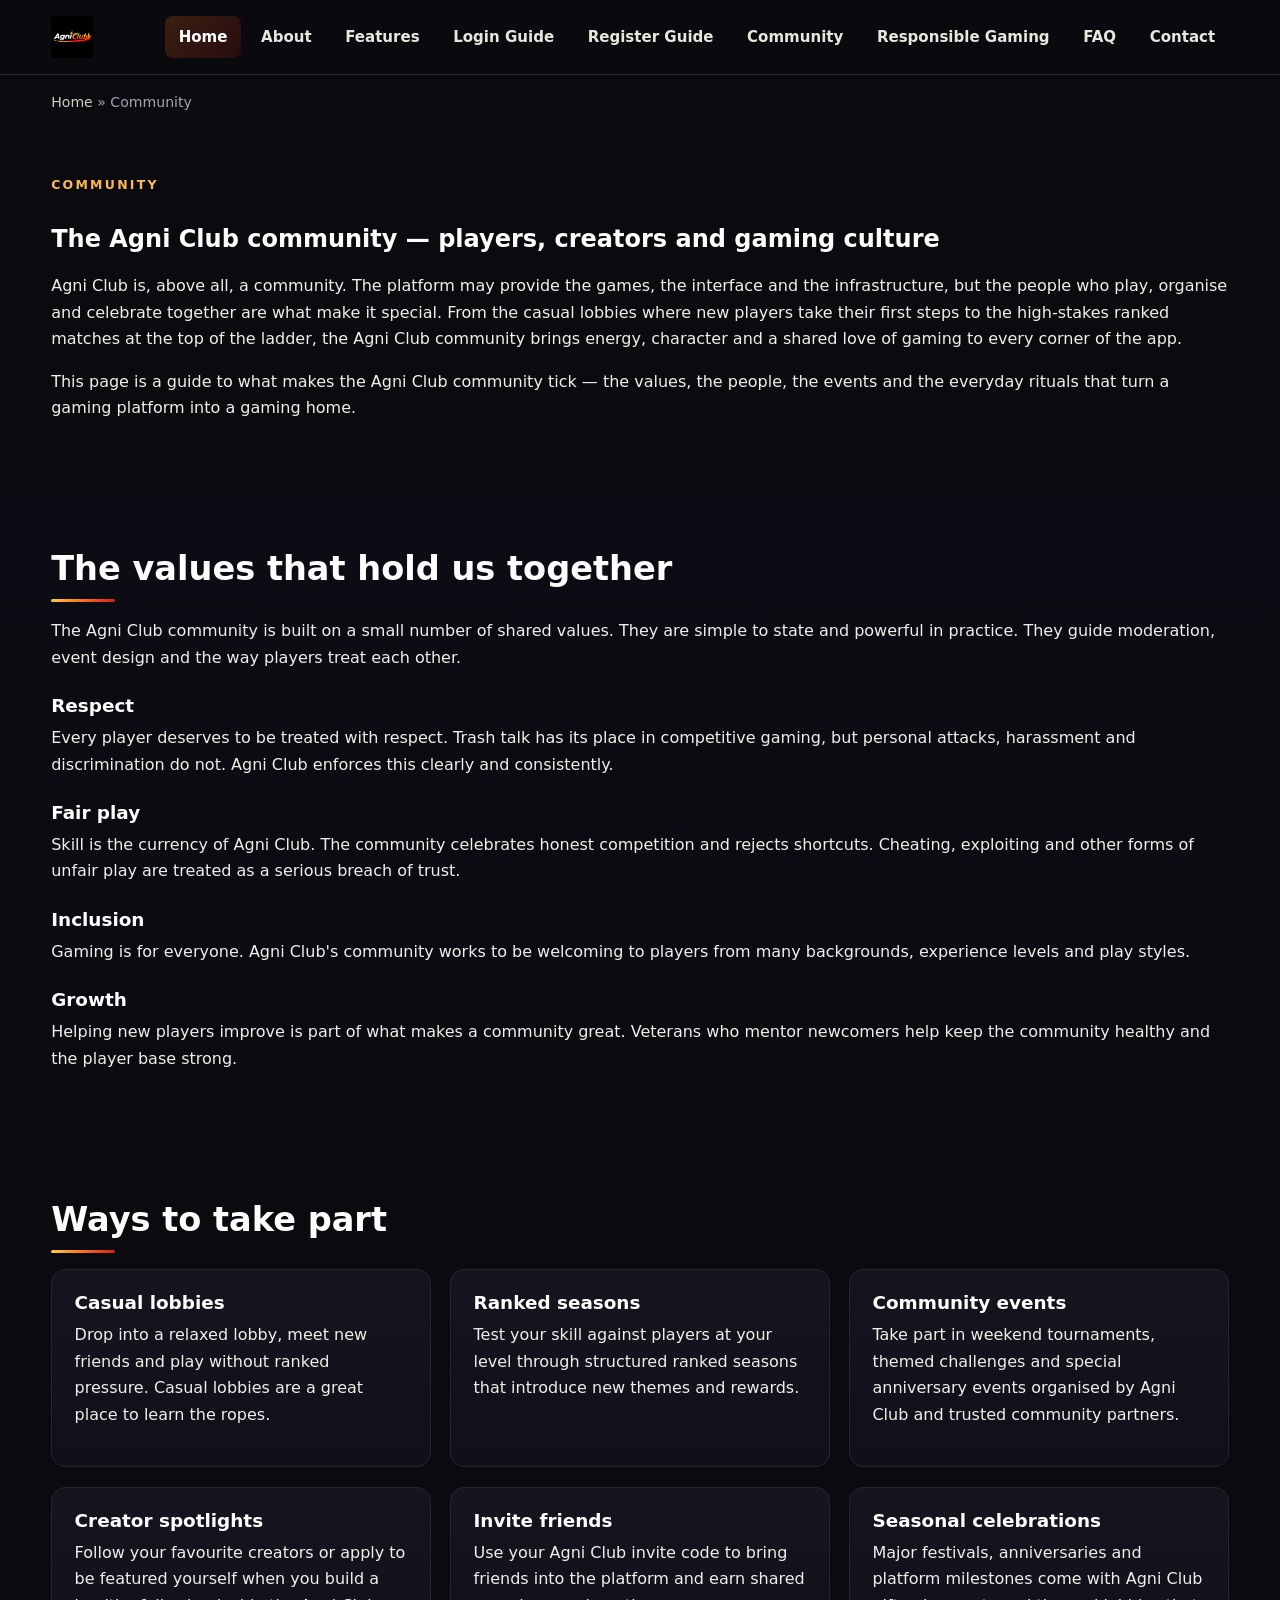
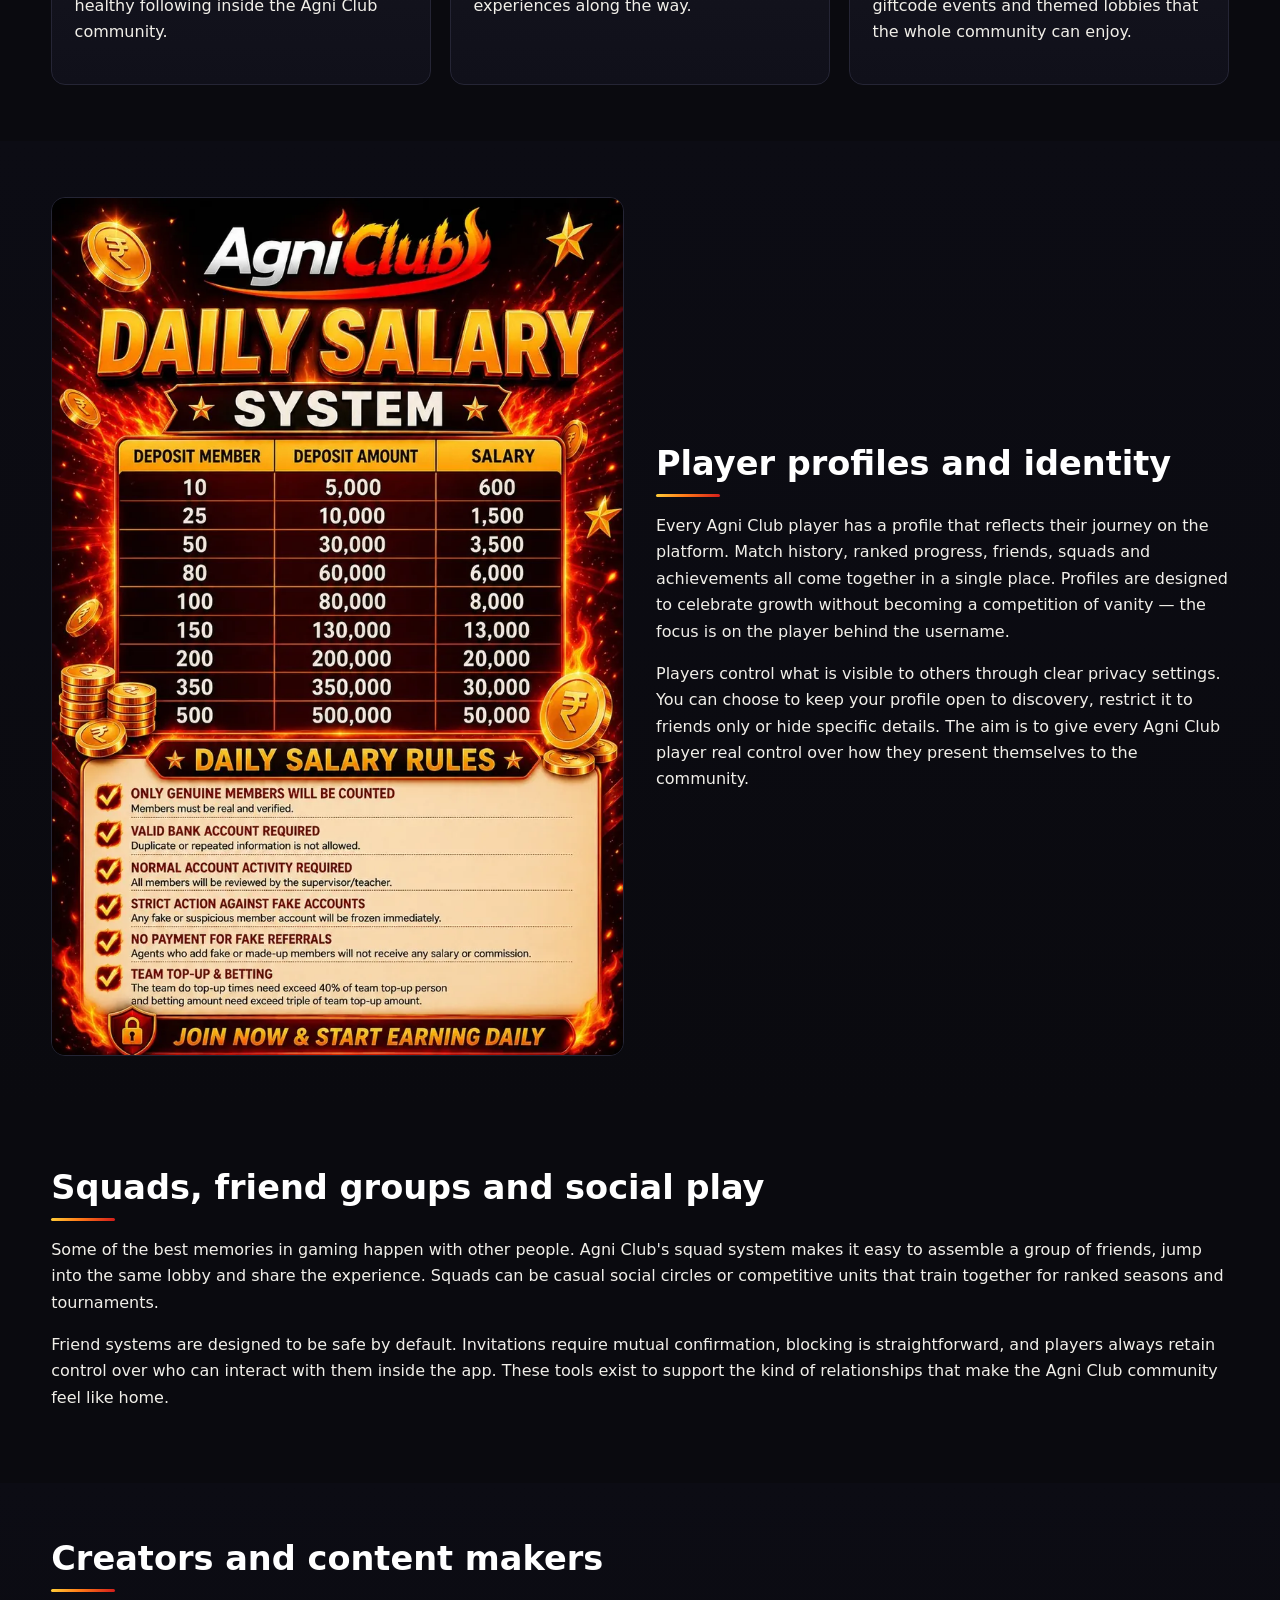
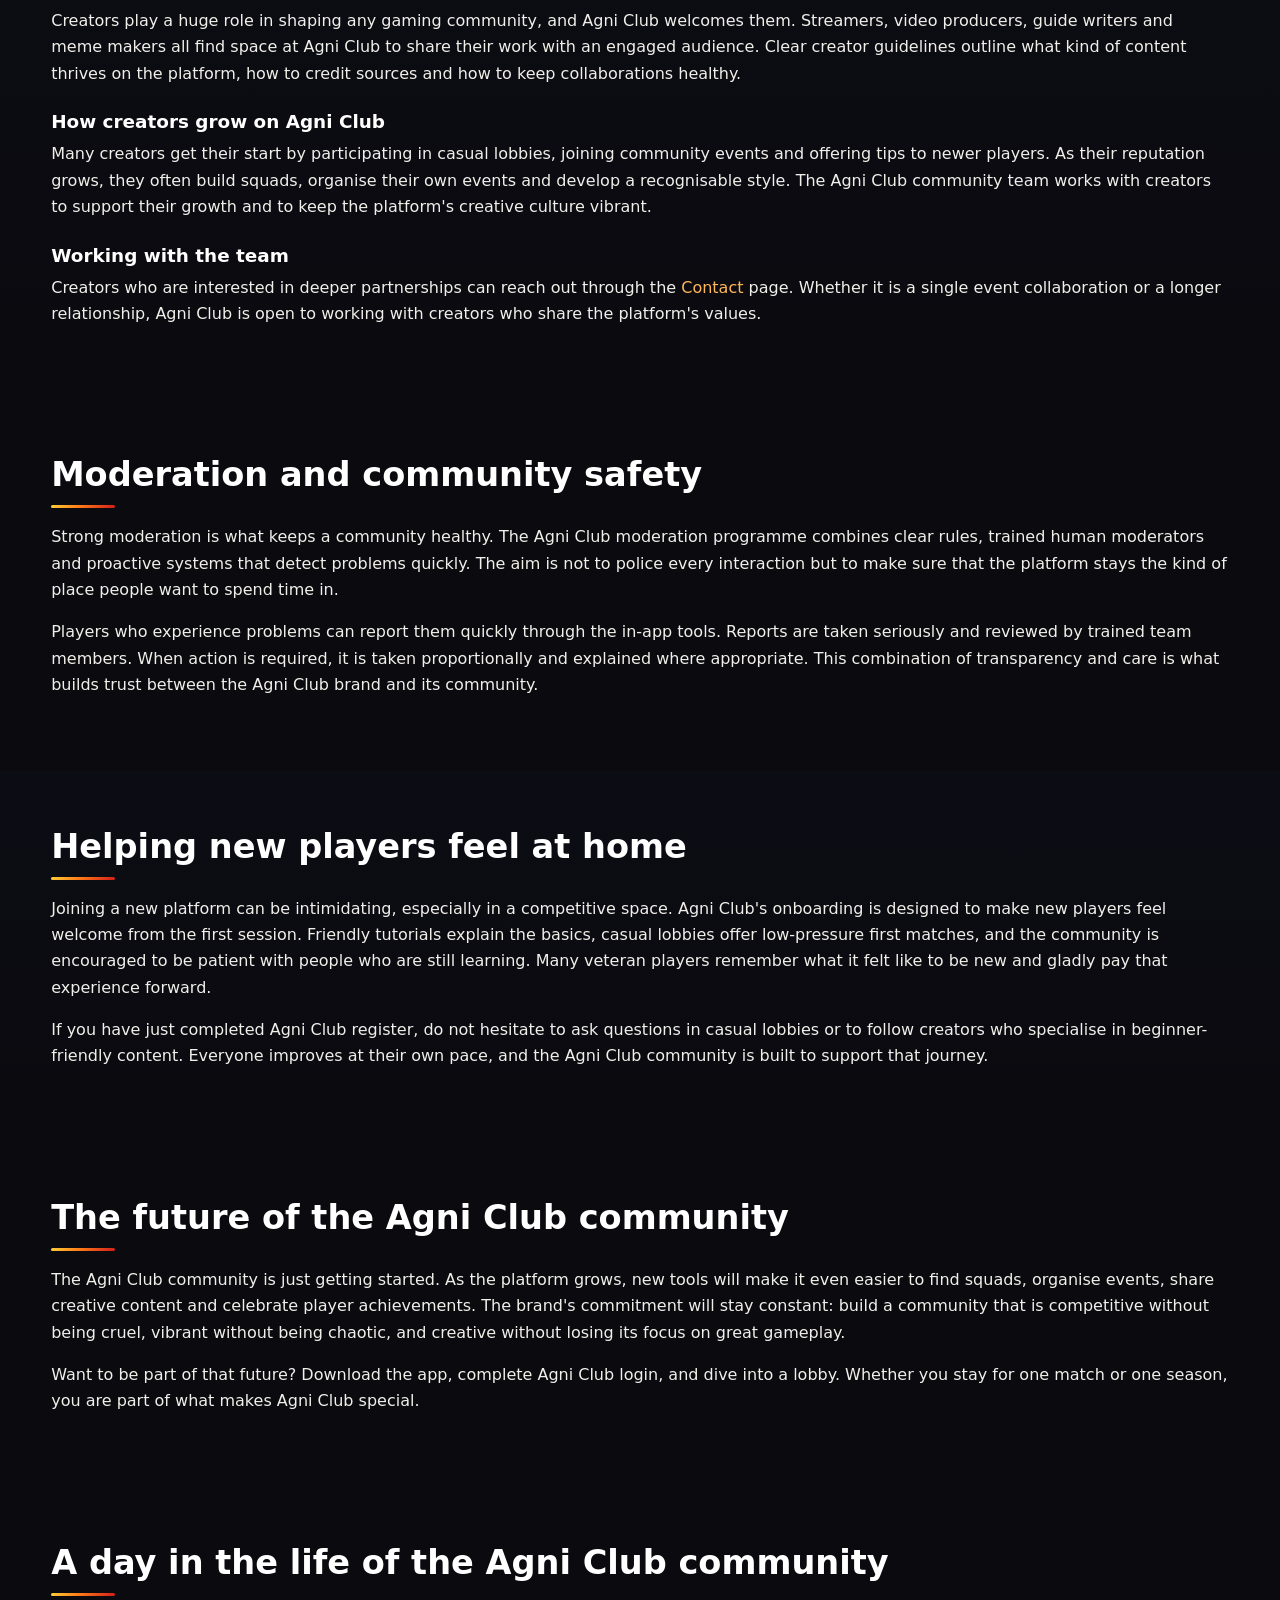
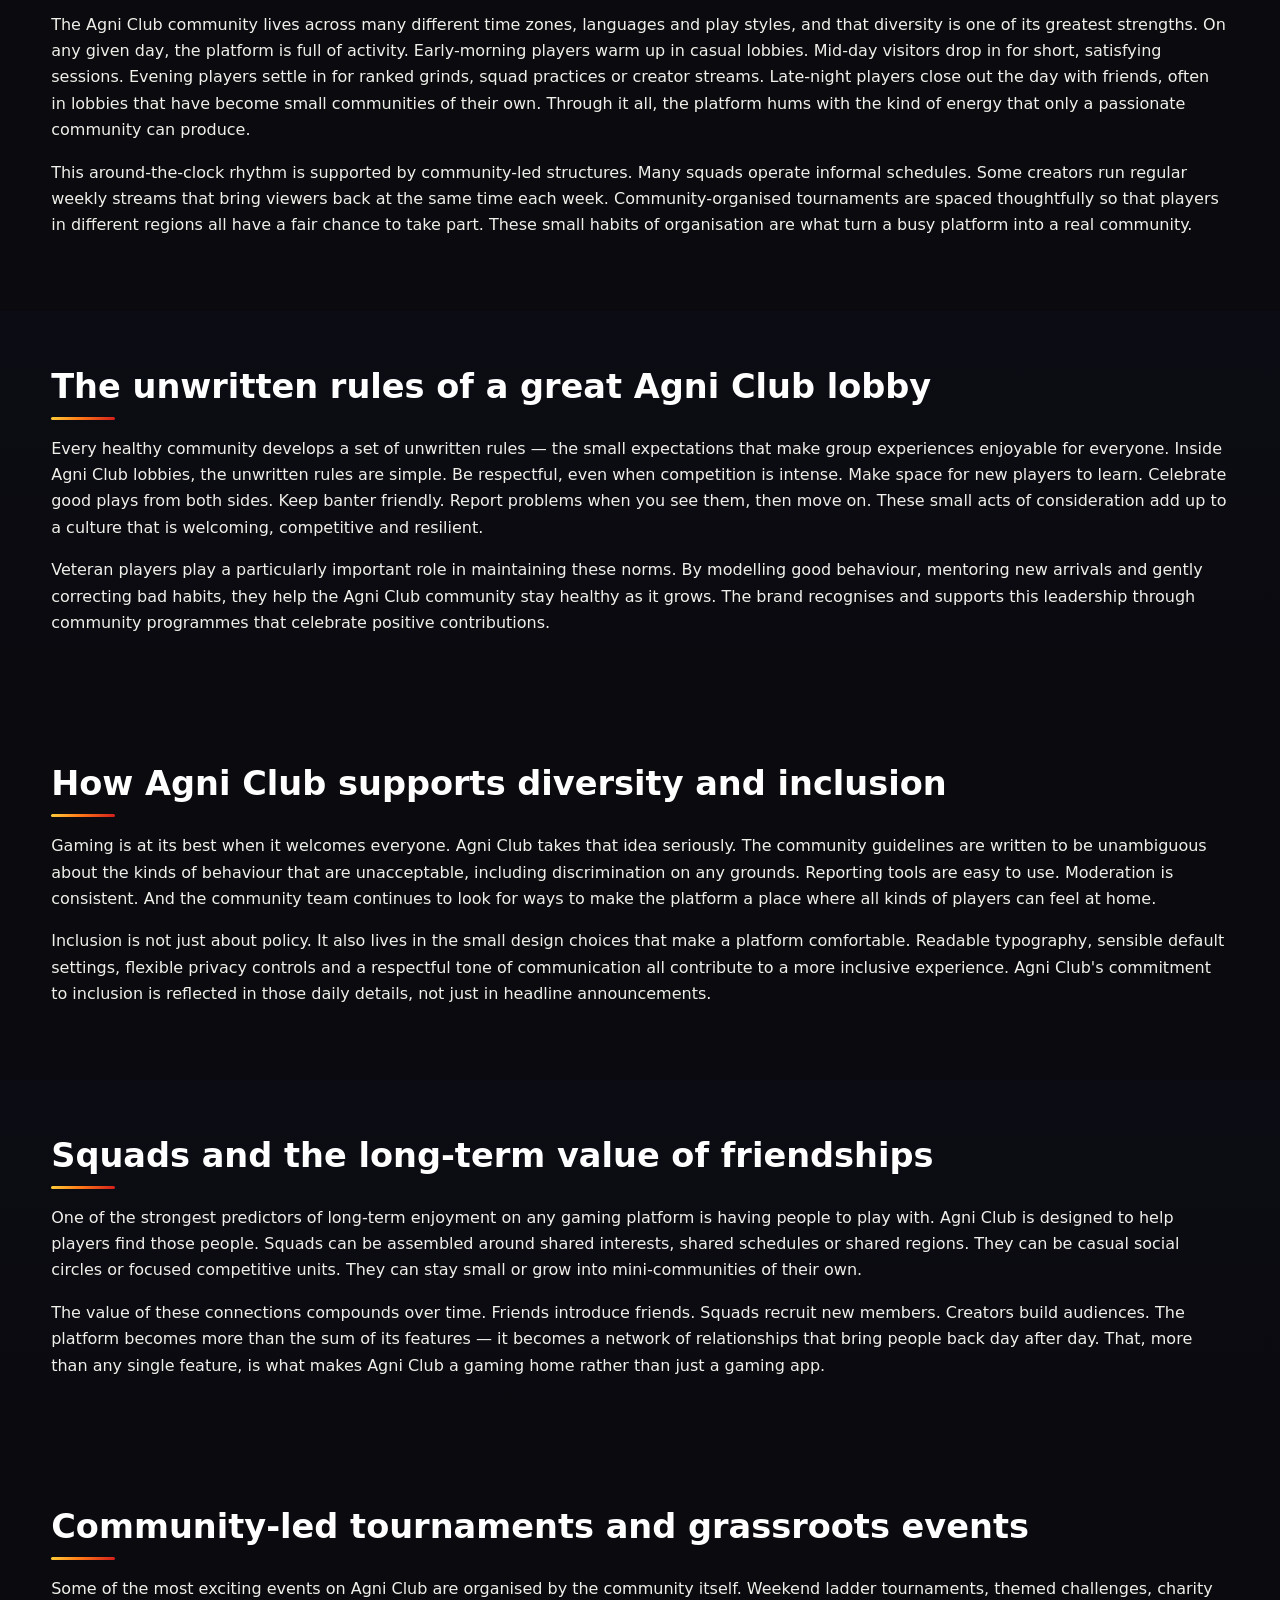
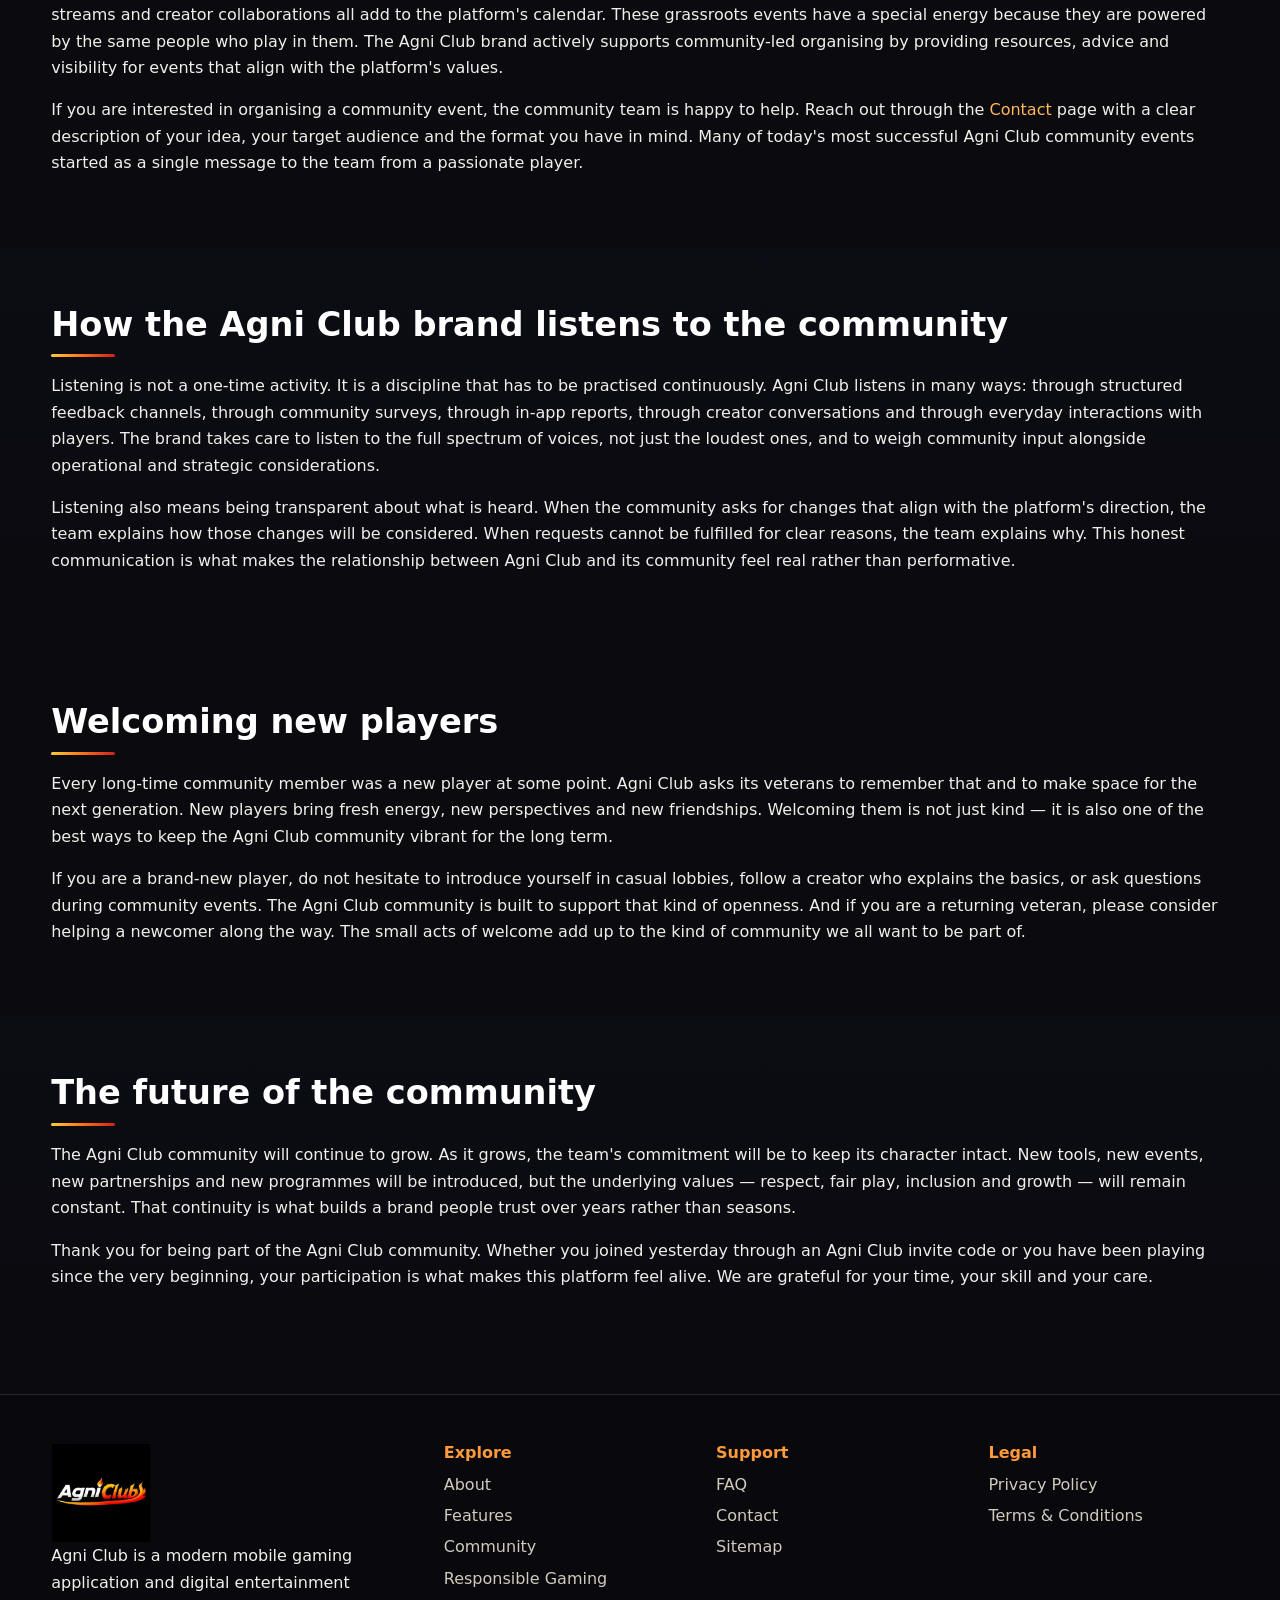
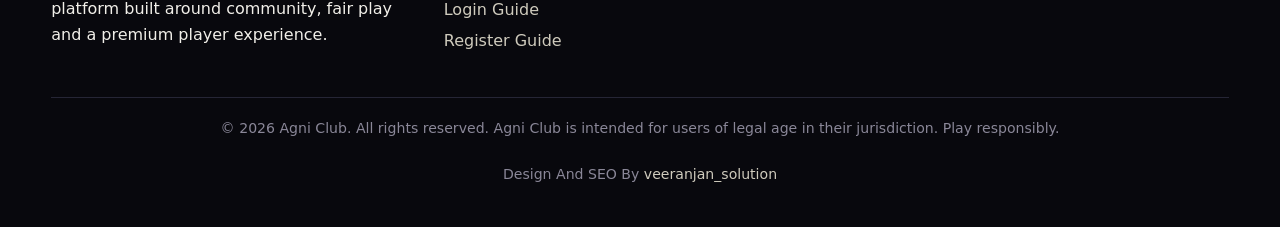
<file: community.html>
<!DOCTYPE html>
<html lang="en">
<head>
<meta charset="utf-8">
<meta name="viewport" content="width=device-width,initial-scale=1">
<title>Agni Club Community | Players, Events & Gaming Culture</title>
<meta name="description" content="Join the Agni Club community — players, creators, and event organisers shaping a respectful, competitive and entertainment-focused gaming culture.">
<meta name="robots" content="index,follow,max-image-preview:large">
<meta name="author" content="Agni Club">
<meta name="theme-color" content="#0b0b10">
<link rel="canonical" href="https://agniclublogin.app/community.html">
<link rel="icon" type="image/svg+xml" href="/assets/favicon.svg">
<link rel="apple-touch-icon" href="/assets/logo.webp">
<meta property="og:type" content="website">
<meta property="og:site_name" content="Agni Club">
<meta property="og:title" content="Agni Club Community | Players, Events & Gaming Culture">
<meta property="og:description" content="Join the Agni Club community — players, creators, and event organisers shaping a respectful, competitive and entertainment-focused gaming culture.">
<meta property="og:url" content="https://agniclublogin.app/community.html">
<meta property="og:image" content="https://agniclublogin.app/assets/logo.webp">
<meta name="twitter:card" content="summary_large_image">
<meta name="twitter:title" content="Agni Club Community | Players, Events & Gaming Culture">
<meta name="twitter:description" content="Join the Agni Club community — players, creators, and event organisers shaping a respectful, competitive and entertainment-focused gaming culture.">
<meta name="twitter:image" content="https://agniclublogin.app/assets/logo.webp">
<link rel="preload" href="/css/style.css" as="style">
<link rel="stylesheet" href="/css/style.css">
<script type="application/ld+json">{"@context":"https://schema.org","@type":"Organization","name":"Agni Club","url":"https://agniclublogin.app","logo":"https://agniclublogin.app/assets/logo.webp","sameAs":[],"description":"Agni Club is a modern mobile gaming application and digital entertainment platform."}</script>
<script type="application/ld+json">{"@context":"https://schema.org","@type":"WebSite","name":"Agni Club","url":"https://agniclublogin.app"}</script>
<script type="application/ld+json">{"@context":"https://schema.org","@type":"BreadcrumbList","itemListElement":[{"@type":"ListItem","position":1,"name":"Home","item":"https://agniclublogin.app/"},{"@type":"ListItem","position":2,"name":"Agni Club Community | Players, Events & Gaming Culture","item":"https://agniclublogin.app/community.html"}]}</script>
</head>
<body>
<a class="skip" href="#main">Skip to main content</a>
<header class="site-header" role="banner">
  <div class="container nav-wrap">
    <a class="brand" href="/" aria-label="Agni Club home">
      <img src="/assets/logo.webp" alt="Agni Club gaming app logo" width="120" height="60" decoding="async">
    </a>
    <button class="nav-toggle" aria-label="Open menu" aria-expanded="false" id="navBtn">☰</button>
    <nav class="primary-nav" id="primaryNav" aria-label="Primary">
        <ul>
<li><a href="/index.html" aria-current="page">Home</a></li><li><a href="/about.html">About</a></li><li><a href="/features.html">Features</a></li><li><a href="/login.html">Login Guide</a><li><a href="/register.html">Register Guide</a><li><a href="/community.html">Community</a></li><li><a href="/responsible-gaming.html">Responsible Gaming</a></li><li><a href="/faq.html">FAQ</a></li><li><a href="/contact.html">Contact</a></li>
      </ul>
    </nav>
  </div>
</header>
<main id="main">

<div class="container breadcrumbs"><a href="/">Home</a> &raquo; <span>Community</span></div>
<section>
  <div class="container">
    <span class="eyebrow">Community</span>
    <h1>The Agni Club community — players, creators and gaming culture</h1>
    <p>Agni Club is, above all, a community. The platform may provide the games, the interface and the infrastructure, but the people who play, organise and celebrate together are what make it special. From the casual lobbies where new players take their first steps to the high-stakes ranked matches at the top of the ladder, the Agni Club community brings energy, character and a shared love of gaming to every corner of the app.</p>
    <p>This page is a guide to what makes the Agni Club community tick — the values, the people, the events and the everyday rituals that turn a gaming platform into a gaming home.</p>
  </div>
</section>

<section class="section-alt">
  <div class="container">
    <h2>The values that hold us together</h2>
    <p>The Agni Club community is built on a small number of shared values. They are simple to state and powerful in practice. They guide moderation, event design and the way players treat each other.</p>
    <h3>Respect</h3>
    <p>Every player deserves to be treated with respect. Trash talk has its place in competitive gaming, but personal attacks, harassment and discrimination do not. Agni Club enforces this clearly and consistently.</p>
    <h3>Fair play</h3>
    <p>Skill is the currency of Agni Club. The community celebrates honest competition and rejects shortcuts. Cheating, exploiting and other forms of unfair play are treated as a serious breach of trust.</p>
    <h3>Inclusion</h3>
    <p>Gaming is for everyone. Agni Club's community works to be welcoming to players from many backgrounds, experience levels and play styles.</p>
    <h3>Growth</h3>
    <p>Helping new players improve is part of what makes a community great. Veterans who mentor newcomers help keep the community healthy and the player base strong.</p>
  </div>
</section>

<section>
  <div class="container">
    <h2>Ways to take part</h2>
    <div class="grid cols-3">
      <article class="card"><h3>Casual lobbies</h3><p>Drop into a relaxed lobby, meet new friends and play without ranked pressure. Casual lobbies are a great place to learn the ropes.</p></article>
      <article class="card"><h3>Ranked seasons</h3><p>Test your skill against players at your level through structured ranked seasons that introduce new themes and rewards.</p></article>
      <article class="card"><h3>Community events</h3><p>Take part in weekend tournaments, themed challenges and special anniversary events organised by Agni Club and trusted community partners.</p></article>
      <article class="card"><h3>Creator spotlights</h3><p>Follow your favourite creators or apply to be featured yourself when you build a healthy following inside the Agni Club community.</p></article>
      <article class="card"><h3>Invite friends</h3><p>Use your Agni Club invite code to bring friends into the platform and earn shared experiences along the way.</p></article>
      <article class="card"><h3>Seasonal celebrations</h3><p>Major festivals, anniversaries and platform milestones come with Agni Club giftcode events and themed lobbies that the whole community can enjoy.</p></article>
    </div>
  </div>
</section>

<section class="section-alt">
  <div class="container split">
    <img src="/assets/ads-fee-daily-support.webp" alt="Agni Club daily salary system overview" loading="lazy" width="800" height="1200">
    <div>
      <h2>Player profiles and identity</h2>
      <p>Every Agni Club player has a profile that reflects their journey on the platform. Match history, ranked progress, friends, squads and achievements all come together in a single place. Profiles are designed to celebrate growth without becoming a competition of vanity — the focus is on the player behind the username.</p>
      <p>Players control what is visible to others through clear privacy settings. You can choose to keep your profile open to discovery, restrict it to friends only or hide specific details. The aim is to give every Agni Club player real control over how they present themselves to the community.</p>
    </div>
  </div>
</section>

<section>
  <div class="container">
    <h2>Squads, friend groups and social play</h2>
    <p>Some of the best memories in gaming happen with other people. Agni Club's squad system makes it easy to assemble a group of friends, jump into the same lobby and share the experience. Squads can be casual social circles or competitive units that train together for ranked seasons and tournaments.</p>
    <p>Friend systems are designed to be safe by default. Invitations require mutual confirmation, blocking is straightforward, and players always retain control over who can interact with them inside the app. These tools exist to support the kind of relationships that make the Agni Club community feel like home.</p>
  </div>
</section>

<section class="section-alt">
  <div class="container">
    <h2>Creators and content makers</h2>
    <p>Creators play a huge role in shaping any gaming community, and Agni Club welcomes them. Streamers, video producers, guide writers and meme makers all find space at Agni Club to share their work with an engaged audience. Clear creator guidelines outline what kind of content thrives on the platform, how to credit sources and how to keep collaborations healthy.</p>
    <h3>How creators grow on Agni Club</h3>
    <p>Many creators get their start by participating in casual lobbies, joining community events and offering tips to newer players. As their reputation grows, they often build squads, organise their own events and develop a recognisable style. The Agni Club community team works with creators to support their growth and to keep the platform's creative culture vibrant.</p>
    <h3>Working with the team</h3>
    <p>Creators who are interested in deeper partnerships can reach out through the <a href="/contact.html">Contact</a> page. Whether it is a single event collaboration or a longer relationship, Agni Club is open to working with creators who share the platform's values.</p>
  </div>
</section>

<section>
  <div class="container">
    <h2>Moderation and community safety</h2>
    <p>Strong moderation is what keeps a community healthy. The Agni Club moderation programme combines clear rules, trained human moderators and proactive systems that detect problems quickly. The aim is not to police every interaction but to make sure that the platform stays the kind of place people want to spend time in.</p>
    <p>Players who experience problems can report them quickly through the in-app tools. Reports are taken seriously and reviewed by trained team members. When action is required, it is taken proportionally and explained where appropriate. This combination of transparency and care is what builds trust between the Agni Club brand and its community.</p>
  </div>
</section>

<section class="section-alt">
  <div class="container">
    <h2>Helping new players feel at home</h2>
    <p>Joining a new platform can be intimidating, especially in a competitive space. Agni Club's onboarding is designed to make new players feel welcome from the first session. Friendly tutorials explain the basics, casual lobbies offer low-pressure first matches, and the community is encouraged to be patient with people who are still learning. Many veteran players remember what it felt like to be new and gladly pay that experience forward.</p>
    <p>If you have just completed Agni Club register, do not hesitate to ask questions in casual lobbies or to follow creators who specialise in beginner-friendly content. Everyone improves at their own pace, and the Agni Club community is built to support that journey.</p>
  </div>
</section>

<section>
  <div class="container">
    <h2>The future of the Agni Club community</h2>
    <p>The Agni Club community is just getting started. As the platform grows, new tools will make it even easier to find squads, organise events, share creative content and celebrate player achievements. The brand's commitment will stay constant: build a community that is competitive without being cruel, vibrant without being chaotic, and creative without losing its focus on great gameplay.</p>
    <p>Want to be part of that future? Download the app, complete Agni Club login, and dive into a lobby. Whether you stay for one match or one season, you are part of what makes Agni Club special.</p>
  </div>
</section>

<section>
  <div class="container">
    <h2>A day in the life of the Agni Club community</h2>
    <p>The Agni Club community lives across many different time zones, languages and play styles, and that diversity is one of its greatest strengths. On any given day, the platform is full of activity. Early-morning players warm up in casual lobbies. Mid-day visitors drop in for short, satisfying sessions. Evening players settle in for ranked grinds, squad practices or creator streams. Late-night players close out the day with friends, often in lobbies that have become small communities of their own. Through it all, the platform hums with the kind of energy that only a passionate community can produce.</p>
    <p>This around-the-clock rhythm is supported by community-led structures. Many squads operate informal schedules. Some creators run regular weekly streams that bring viewers back at the same time each week. Community-organised tournaments are spaced thoughtfully so that players in different regions all have a fair chance to take part. These small habits of organisation are what turn a busy platform into a real community.</p>
  </div>
</section>

<section class="section-alt">
  <div class="container">
    <h2>The unwritten rules of a great Agni Club lobby</h2>
    <p>Every healthy community develops a set of unwritten rules — the small expectations that make group experiences enjoyable for everyone. Inside Agni Club lobbies, the unwritten rules are simple. Be respectful, even when competition is intense. Make space for new players to learn. Celebrate good plays from both sides. Keep banter friendly. Report problems when you see them, then move on. These small acts of consideration add up to a culture that is welcoming, competitive and resilient.</p>
    <p>Veteran players play a particularly important role in maintaining these norms. By modelling good behaviour, mentoring new arrivals and gently correcting bad habits, they help the Agni Club community stay healthy as it grows. The brand recognises and supports this leadership through community programmes that celebrate positive contributions.</p>
  </div>
</section>

<section>
  <div class="container">
    <h2>How Agni Club supports diversity and inclusion</h2>
    <p>Gaming is at its best when it welcomes everyone. Agni Club takes that idea seriously. The community guidelines are written to be unambiguous about the kinds of behaviour that are unacceptable, including discrimination on any grounds. Reporting tools are easy to use. Moderation is consistent. And the community team continues to look for ways to make the platform a place where all kinds of players can feel at home.</p>
    <p>Inclusion is not just about policy. It also lives in the small design choices that make a platform comfortable. Readable typography, sensible default settings, flexible privacy controls and a respectful tone of communication all contribute to a more inclusive experience. Agni Club's commitment to inclusion is reflected in those daily details, not just in headline announcements.</p>
  </div>
</section>

<section class="section-alt">
  <div class="container">
    <h2>Squads and the long-term value of friendships</h2>
    <p>One of the strongest predictors of long-term enjoyment on any gaming platform is having people to play with. Agni Club is designed to help players find those people. Squads can be assembled around shared interests, shared schedules or shared regions. They can be casual social circles or focused competitive units. They can stay small or grow into mini-communities of their own.</p>
    <p>The value of these connections compounds over time. Friends introduce friends. Squads recruit new members. Creators build audiences. The platform becomes more than the sum of its features — it becomes a network of relationships that bring people back day after day. That, more than any single feature, is what makes Agni Club a gaming home rather than just a gaming app.</p>
  </div>
</section>

<section>
  <div class="container">
    <h2>Community-led tournaments and grassroots events</h2>
    <p>Some of the most exciting events on Agni Club are organised by the community itself. Weekend ladder tournaments, themed challenges, charity streams and creator collaborations all add to the platform's calendar. These grassroots events have a special energy because they are powered by the same people who play in them. The Agni Club brand actively supports community-led organising by providing resources, advice and visibility for events that align with the platform's values.</p>
    <p>If you are interested in organising a community event, the community team is happy to help. Reach out through the <a href="/contact.html">Contact</a> page with a clear description of your idea, your target audience and the format you have in mind. Many of today's most successful Agni Club community events started as a single message to the team from a passionate player.</p>
  </div>
</section>

<section class="section-alt">
  <div class="container">
    <h2>How the Agni Club brand listens to the community</h2>
    <p>Listening is not a one-time activity. It is a discipline that has to be practised continuously. Agni Club listens in many ways: through structured feedback channels, through community surveys, through in-app reports, through creator conversations and through everyday interactions with players. The brand takes care to listen to the full spectrum of voices, not just the loudest ones, and to weigh community input alongside operational and strategic considerations.</p>
    <p>Listening also means being transparent about what is heard. When the community asks for changes that align with the platform's direction, the team explains how those changes will be considered. When requests cannot be fulfilled for clear reasons, the team explains why. This honest communication is what makes the relationship between Agni Club and its community feel real rather than performative.</p>
  </div>
</section>

<section>
  <div class="container">
    <h2>Welcoming new players</h2>
    <p>Every long-time community member was a new player at some point. Agni Club asks its veterans to remember that and to make space for the next generation. New players bring fresh energy, new perspectives and new friendships. Welcoming them is not just kind — it is also one of the best ways to keep the Agni Club community vibrant for the long term.</p>
    <p>If you are a brand-new player, do not hesitate to introduce yourself in casual lobbies, follow a creator who explains the basics, or ask questions during community events. The Agni Club community is built to support that kind of openness. And if you are a returning veteran, please consider helping a newcomer along the way. The small acts of welcome add up to the kind of community we all want to be part of.</p>
  </div>
</section>

<section class="section-alt">
  <div class="container">
    <h2>The future of the community</h2>
    <p>The Agni Club community will continue to grow. As it grows, the team's commitment will be to keep its character intact. New tools, new events, new partnerships and new programmes will be introduced, but the underlying values — respect, fair play, inclusion and growth — will remain constant. That continuity is what builds a brand people trust over years rather than seasons.</p>
    <p>Thank you for being part of the Agni Club community. Whether you joined yesterday through an Agni Club invite code or you have been playing since the very beginning, your participation is what makes this platform feel alive. We are grateful for your time, your skill and your care.</p>
  </div>
</section>

</main>
<footer class="site-footer" role="contentinfo">
  <div class="container foot-grid">
      <div>
      <img src="/assets/logo.webp" alt="Agni Club" width="100" height="50" loading="lazy">
      <p>Agni Club is a modern mobile gaming application and digital entertainment platform built around community, fair play and a premium player experience.</p>
    </div>
    <div>
      <h2>Explore</h2>
      <ul>
        <li><a href="/about.html">About</a></li>
        <li><a href="/features.html">Features</a></li>
        <li><a href="/community.html">Community</a></li>
        <li><a href="/responsible-gaming.html">Responsible Gaming</a></li>
        <li><a href="/login.html">Login Guide</a></li>
        <li><a href="/Register.html">Register Guide</a></li>
      </ul>
    </div>
    <div>
      <h2>Support</h2>
      <ul>
        <li><a href="/faq.html">FAQ</a></li>
        <li><a href="/contact.html">Contact</a></li>
        <li><a href="/sitemap.html">Sitemap</a></li>
      </ul>
    </div>
    <div>
      <h2>Legal</h2>
      <ul>
        <li><a href="/privacy-policy.html">Privacy Policy</a></li>
        <li><a href="/terms-conditions.html">Terms &amp; Conditions</a></li>
      </ul>
    </div>
  </div>
 <div class="container foot-bottom">
  <p>
    © <span id="yr"></span> Agni Club. All rights reserved. Agni Club is intended for users of legal age in their jurisdiction. Play responsibly.
    <br><br>
    Design And SEO By
    <a href="https://t.me/veeranjan_solutions1" target="_blank" rel="noopener">
      veeranjan_solution
    </a>
  </p>
</div>
</footer>
<script src="/js/main.js" defer></script>
</body>
</html>
</file>
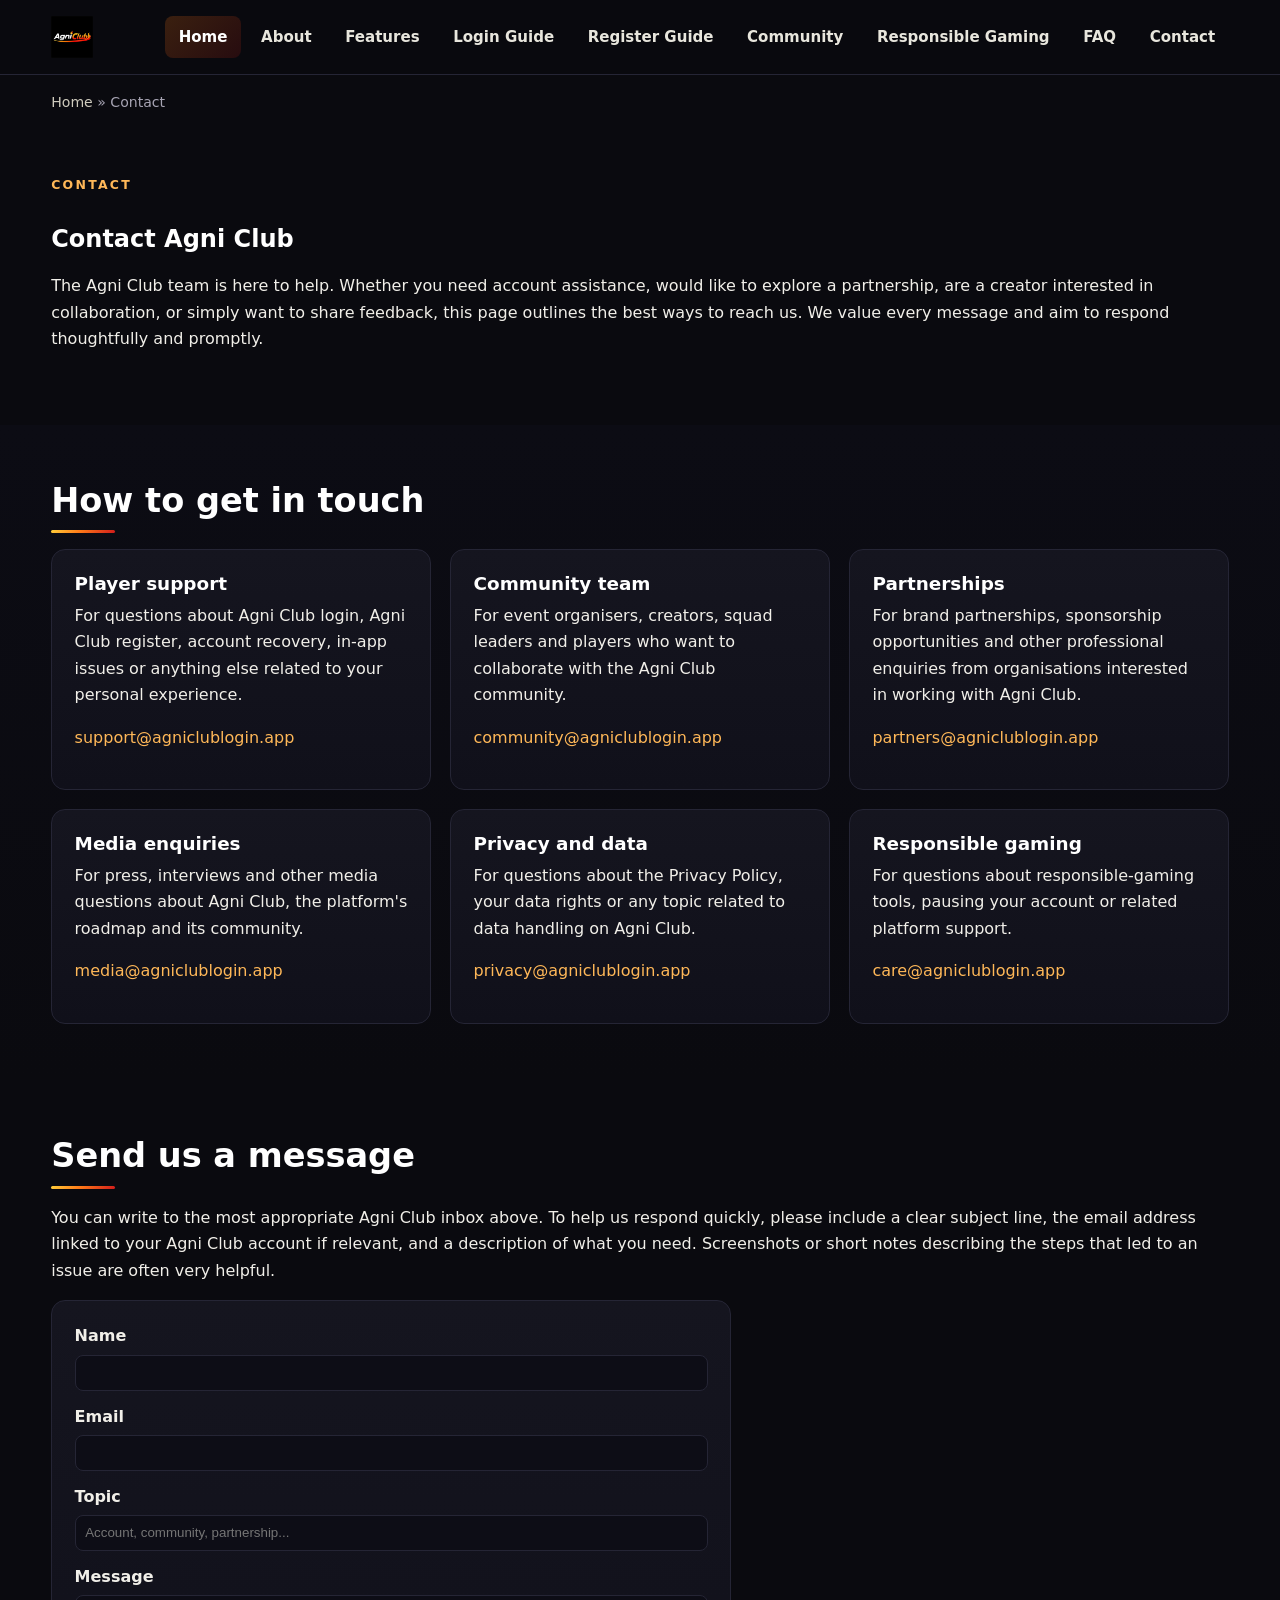
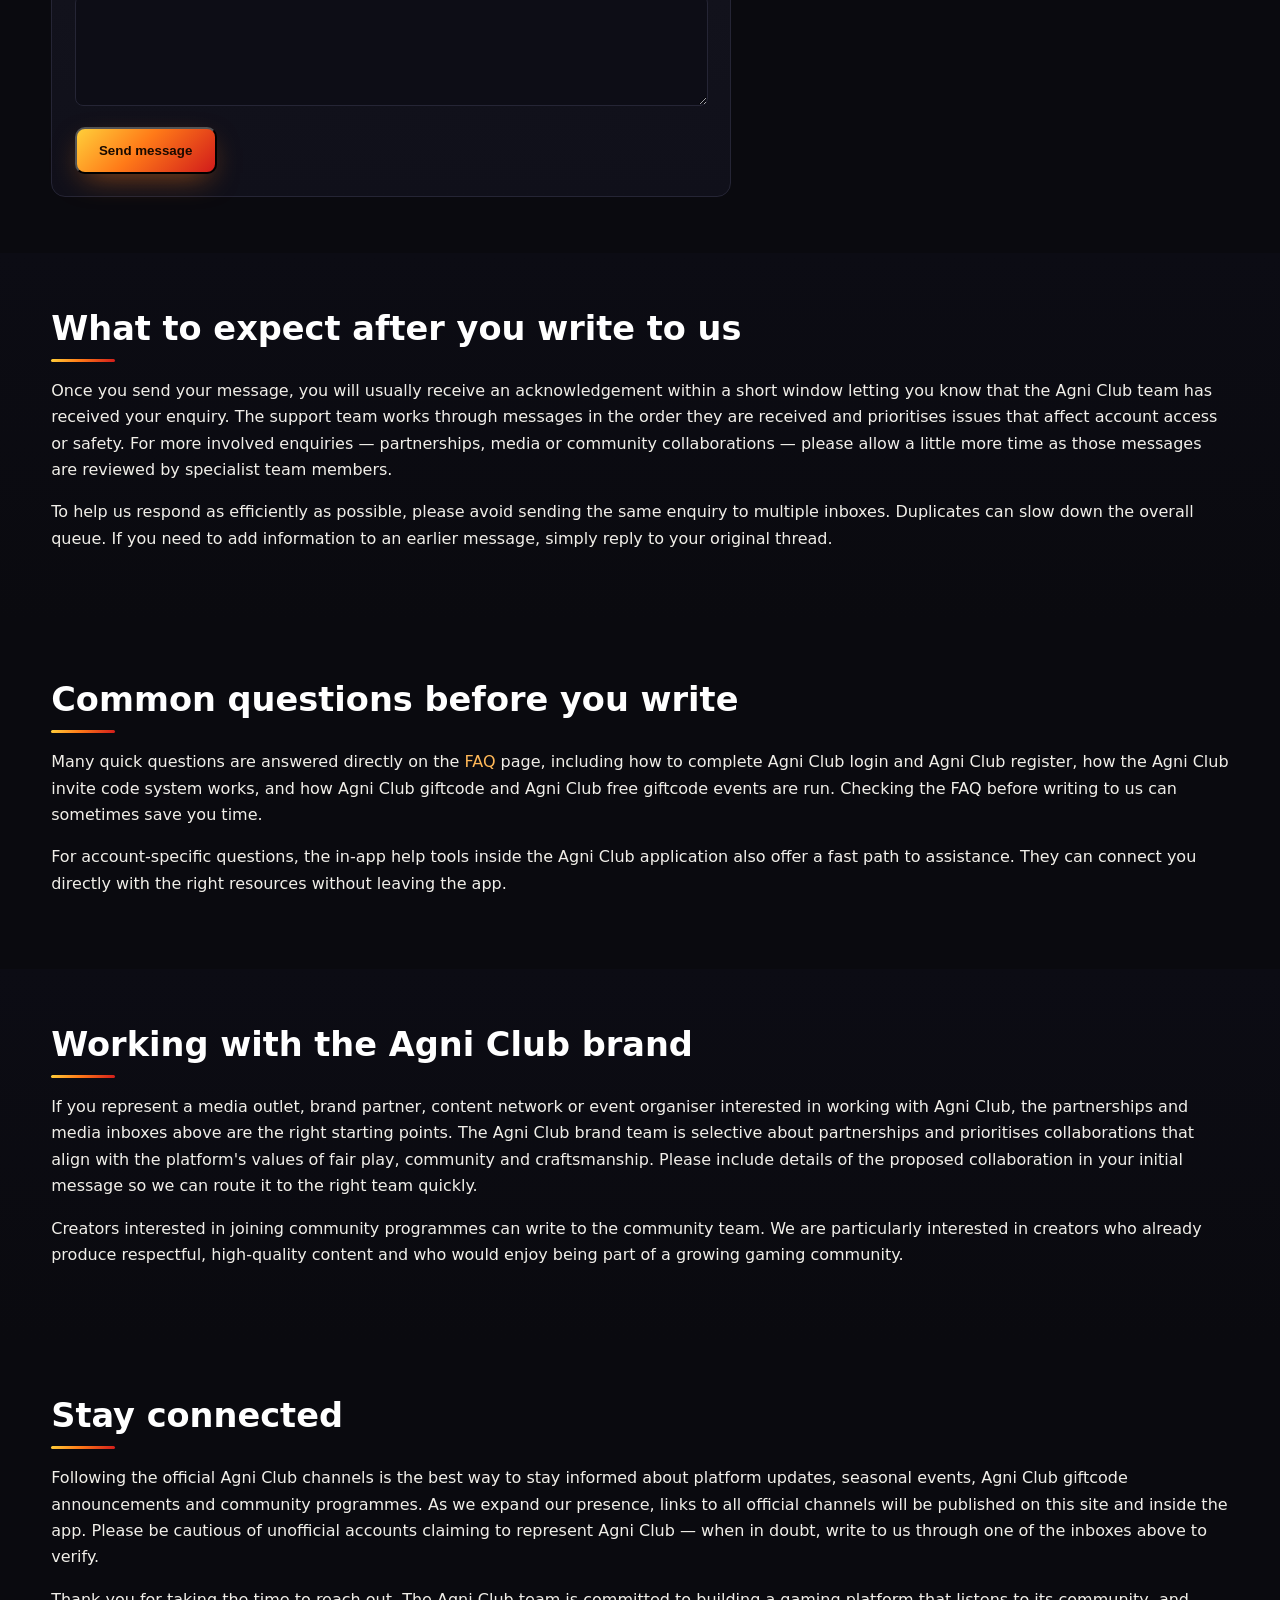
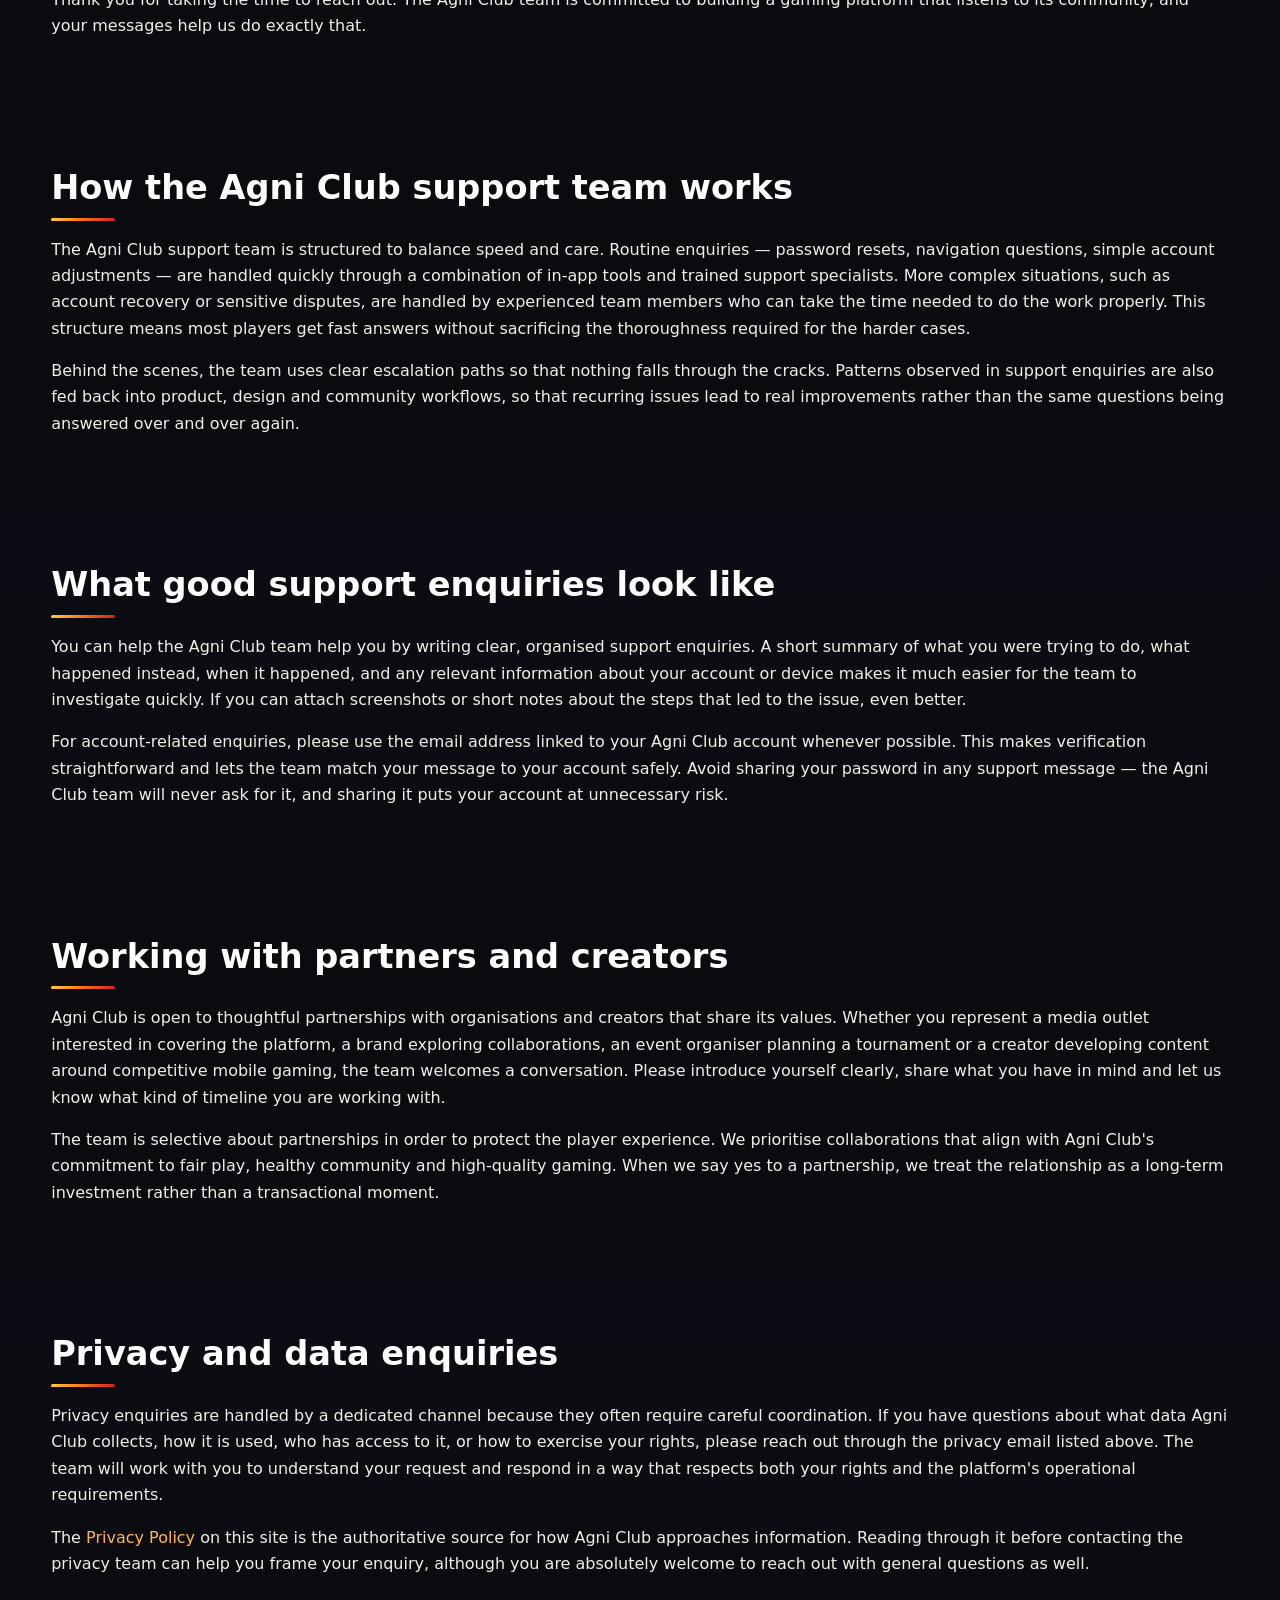
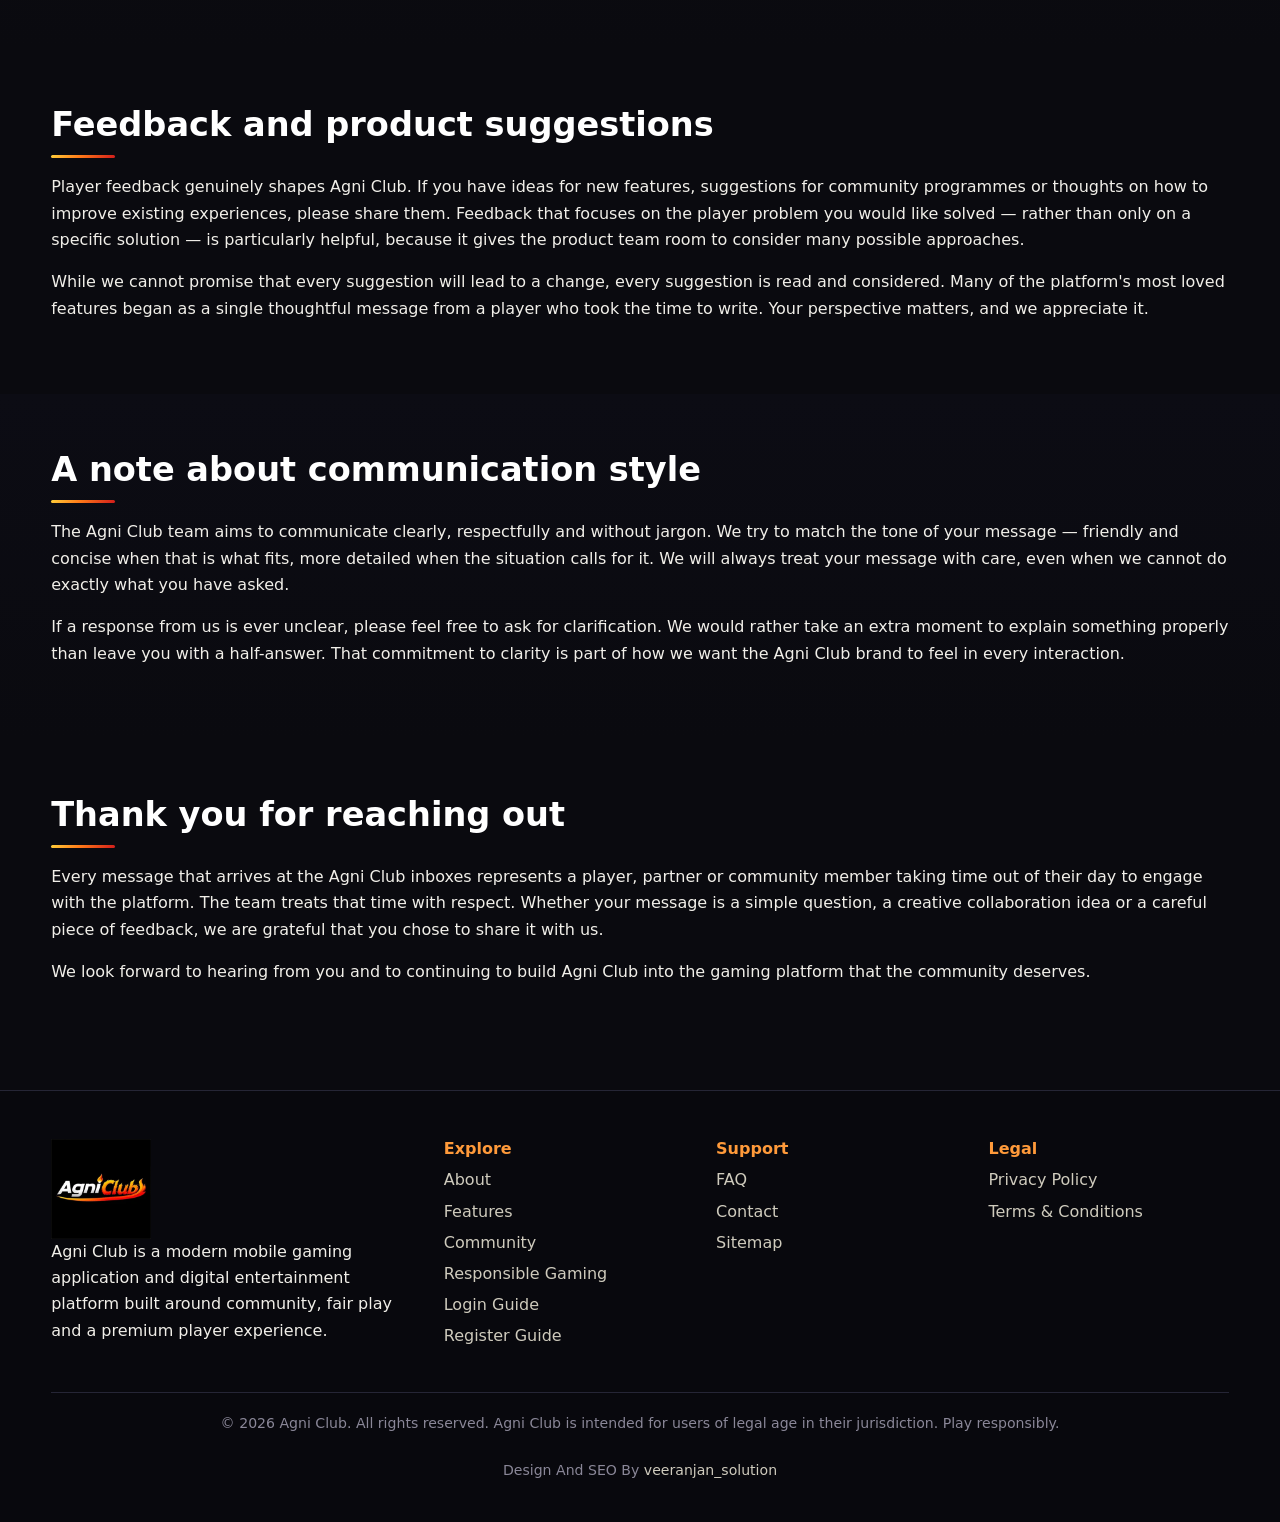
<file: contact.html>
<!DOCTYPE html>
<html lang="en">
<head>
<meta charset="utf-8">
<meta name="viewport" content="width=device-width,initial-scale=1">
<title>Contact Agni Club | Player Support, Help & Partnership</title>
<meta name="description" content="Contact the Agni Club support team for account help, partnership enquiries, media requests, community questions and general platform feedback.">
<meta name="robots" content="index,follow,max-image-preview:large">
<meta name="author" content="Agni Club">
<meta name="theme-color" content="#0b0b10">
<link rel="canonical" href="https://agniclublogin.app/contact.html">
<link rel="icon" type="image/svg+xml" href="/assets/favicon.svg">
<link rel="apple-touch-icon" href="/assets/logo.webp">
<meta property="og:type" content="website">
<meta property="og:site_name" content="Agni Club">
<meta property="og:title" content="Contact Agni Club | Player Support, Help & Partnership">
<meta property="og:description" content="Contact the Agni Club support team for account help, partnership enquiries, media requests, community questions and general platform feedback.">
<meta property="og:url" content="https://agniclublogin.app/contact.html">
<meta property="og:image" content="https://agniclublogin.app/assets/logo.webp">
<meta name="twitter:card" content="summary_large_image">
<meta name="twitter:title" content="Contact Agni Club | Player Support, Help & Partnership">
<meta name="twitter:description" content="Contact the Agni Club support team for account help, partnership enquiries, media requests, community questions and general platform feedback.">
<meta name="twitter:image" content="https://agniclublogin.app/assets/logo.webp">
<link rel="preload" href="/css/style.css" as="style">
<link rel="stylesheet" href="/css/style.css">
<script type="application/ld+json">{"@context":"https://schema.org","@type":"Organization","name":"Agni Club","url":"https://agniclublogin.app","logo":"https://agniclublogin.app/assets/logo.webp","sameAs":[],"description":"Agni Club is a modern mobile gaming application and digital entertainment platform."}</script>
<script type="application/ld+json">{"@context":"https://schema.org","@type":"WebSite","name":"Agni Club","url":"https://agniclublogin.app"}</script>
<script type="application/ld+json">{"@context":"https://schema.org","@type":"BreadcrumbList","itemListElement":[{"@type":"ListItem","position":1,"name":"Home","item":"https://agniclublogin.app/"},{"@type":"ListItem","position":2,"name":"Contact Agni Club | Player Support, Help & Partnership","item":"https://agniclublogin.app/contact.html"}]}</script>
</head>
<body>
<a class="skip" href="#main">Skip to main content</a>
<header class="site-header" role="banner">
  <div class="container nav-wrap">
    <a class="brand" href="/" aria-label="Agni Club home">
      <img src="/assets/logo.webp" alt="Agni Club gaming app logo" width="120" height="60" decoding="async">
    </a>
    <button class="nav-toggle" aria-label="Open menu" aria-expanded="false" id="navBtn">☰</button>
    <nav class="primary-nav" id="primaryNav" aria-label="Primary">
      <ul>
<li><a href="/index.html" aria-current="page">Home</a></li><li><a href="/about.html">About</a></li><li><a href="/features.html">Features</a></li><li><a href="/login.html">Login Guide</a><li><a href="/register.html">Register Guide</a><li><a href="/community.html">Community</a></li><li><a href="/responsible-gaming.html">Responsible Gaming</a></li><li><a href="/faq.html">FAQ</a></li><li><a href="/contact.html">Contact</a></li>
      </ul>
    </nav>
  </div>
</header>
<main id="main">

<div class="container breadcrumbs"><a href="/">Home</a> &raquo; <span>Contact</span></div>
<section>
  <div class="container">
    <span class="eyebrow">Contact</span>
    <h1>Contact Agni Club</h1>
    <p>The Agni Club team is here to help. Whether you need account assistance, would like to explore a partnership, are a creator interested in collaboration, or simply want to share feedback, this page outlines the best ways to reach us. We value every message and aim to respond thoughtfully and promptly.</p>
  </div>
</section>

<section class="section-alt">
  <div class="container">
    <h2>How to get in touch</h2>
    <div class="grid cols-3">
      <div class="card"><h3>Player support</h3><p>For questions about Agni Club login, Agni Club register, account recovery, in-app issues or anything else related to your personal experience.</p><p><a href="mailto:support@agniclublogin.app">support@agniclublogin.app</a></p></div>
      <div class="card"><h3>Community team</h3><p>For event organisers, creators, squad leaders and players who want to collaborate with the Agni Club community.</p><p><a href="mailto:community@agniclublogin.app">community@agniclublogin.app</a></p></div>
      <div class="card"><h3>Partnerships</h3><p>For brand partnerships, sponsorship opportunities and other professional enquiries from organisations interested in working with Agni Club.</p><p><a href="mailto:partners@agniclublogin.app">partners@agniclublogin.app</a></p></div>
      <div class="card"><h3>Media enquiries</h3><p>For press, interviews and other media questions about Agni Club, the platform's roadmap and its community.</p><p><a href="mailto:media@agniclublogin.app">media@agniclublogin.app</a></p></div>
      <div class="card"><h3>Privacy and data</h3><p>For questions about the Privacy Policy, your data rights or any topic related to data handling on Agni Club.</p><p><a href="mailto:privacy@agniclublogin.app">privacy@agniclublogin.app</a></p></div>
      <div class="card"><h3>Responsible gaming</h3><p>For questions about responsible-gaming tools, pausing your account or related platform support.</p><p><a href="mailto:care@agniclublogin.app">care@agniclublogin.app</a></p></div>
    </div>
  </div>
</section>

<section>
  <div class="container">
    <h2>Send us a message</h2>
    <p>You can write to the most appropriate Agni Club inbox above. To help us respond quickly, please include a clear subject line, the email address linked to your Agni Club account if relevant, and a description of what you need. Screenshots or short notes describing the steps that led to an issue are often very helpful.</p>
    <form action="mailto:support@agniclublogin.app" method="post" enctype="text/plain" class="card" style="max-width:680px">
      <label for="name"><strong>Name</strong></label><br>
      <input id="name" name="name" type="text" required style="width:100%;padding:.6rem;margin:.3rem 0 .8rem;background:#0d0d16;color:#fff;border:1px solid var(--line);border-radius:8px">
      <label for="email"><strong>Email</strong></label><br>
      <input id="email" name="email" type="email" required style="width:100%;padding:.6rem;margin:.3rem 0 .8rem;background:#0d0d16;color:#fff;border:1px solid var(--line);border-radius:8px">
      <label for="topic"><strong>Topic</strong></label><br>
      <input id="topic" name="topic" type="text" placeholder="Account, community, partnership..." style="width:100%;padding:.6rem;margin:.3rem 0 .8rem;background:#0d0d16;color:#fff;border:1px solid var(--line);border-radius:8px">
      <label for="message"><strong>Message</strong></label><br>
      <textarea id="message" name="message" rows="6" required style="width:100%;padding:.6rem;margin:.3rem 0 .8rem;background:#0d0d16;color:#fff;border:1px solid var(--line);border-radius:8px"></textarea>
      <button class="btn btn-primary" type="submit">Send message</button>
    </form>
  </div>
</section>

<section class="section-alt">
  <div class="container">
    <h2>What to expect after you write to us</h2>
    <p>Once you send your message, you will usually receive an acknowledgement within a short window letting you know that the Agni Club team has received your enquiry. The support team works through messages in the order they are received and prioritises issues that affect account access or safety. For more involved enquiries — partnerships, media or community collaborations — please allow a little more time as those messages are reviewed by specialist team members.</p>
    <p>To help us respond as efficiently as possible, please avoid sending the same enquiry to multiple inboxes. Duplicates can slow down the overall queue. If you need to add information to an earlier message, simply reply to your original thread.</p>
  </div>
</section>

<section>
  <div class="container">
    <h2>Common questions before you write</h2>
    <p>Many quick questions are answered directly on the <a href="/faq.html">FAQ</a> page, including how to complete Agni Club login and Agni Club register, how the Agni Club invite code system works, and how Agni Club giftcode and Agni Club free giftcode events are run. Checking the FAQ before writing to us can sometimes save you time.</p>
    <p>For account-specific questions, the in-app help tools inside the Agni Club application also offer a fast path to assistance. They can connect you directly with the right resources without leaving the app.</p>
  </div>
</section>

<section class="section-alt">
  <div class="container">
    <h2>Working with the Agni Club brand</h2>
    <p>If you represent a media outlet, brand partner, content network or event organiser interested in working with Agni Club, the partnerships and media inboxes above are the right starting points. The Agni Club brand team is selective about partnerships and prioritises collaborations that align with the platform's values of fair play, community and craftsmanship. Please include details of the proposed collaboration in your initial message so we can route it to the right team quickly.</p>
    <p>Creators interested in joining community programmes can write to the community team. We are particularly interested in creators who already produce respectful, high-quality content and who would enjoy being part of a growing gaming community.</p>
  </div>
</section>

<section>
  <div class="container">
    <h2>Stay connected</h2>
    <p>Following the official Agni Club channels is the best way to stay informed about platform updates, seasonal events, Agni Club giftcode announcements and community programmes. As we expand our presence, links to all official channels will be published on this site and inside the app. Please be cautious of unofficial accounts claiming to represent Agni Club — when in doubt, write to us through one of the inboxes above to verify.</p>
    <p>Thank you for taking the time to reach out. The Agni Club team is committed to building a gaming platform that listens to its community, and your messages help us do exactly that.</p>
  </div>
</section>

<section>
  <div class="container">
    <h2>How the Agni Club support team works</h2>
    <p>The Agni Club support team is structured to balance speed and care. Routine enquiries — password resets, navigation questions, simple account adjustments — are handled quickly through a combination of in-app tools and trained support specialists. More complex situations, such as account recovery or sensitive disputes, are handled by experienced team members who can take the time needed to do the work properly. This structure means most players get fast answers without sacrificing the thoroughness required for the harder cases.</p>
    <p>Behind the scenes, the team uses clear escalation paths so that nothing falls through the cracks. Patterns observed in support enquiries are also fed back into product, design and community workflows, so that recurring issues lead to real improvements rather than the same questions being answered over and over again.</p>
  </div>
</section>

<section class="section-alt">
  <div class="container">
    <h2>What good support enquiries look like</h2>
    <p>You can help the Agni Club team help you by writing clear, organised support enquiries. A short summary of what you were trying to do, what happened instead, when it happened, and any relevant information about your account or device makes it much easier for the team to investigate quickly. If you can attach screenshots or short notes about the steps that led to the issue, even better.</p>
    <p>For account-related enquiries, please use the email address linked to your Agni Club account whenever possible. This makes verification straightforward and lets the team match your message to your account safely. Avoid sharing your password in any support message — the Agni Club team will never ask for it, and sharing it puts your account at unnecessary risk.</p>
  </div>
</section>

<section>
  <div class="container">
    <h2>Working with partners and creators</h2>
    <p>Agni Club is open to thoughtful partnerships with organisations and creators that share its values. Whether you represent a media outlet interested in covering the platform, a brand exploring collaborations, an event organiser planning a tournament or a creator developing content around competitive mobile gaming, the team welcomes a conversation. Please introduce yourself clearly, share what you have in mind and let us know what kind of timeline you are working with.</p>
    <p>The team is selective about partnerships in order to protect the player experience. We prioritise collaborations that align with Agni Club's commitment to fair play, healthy community and high-quality gaming. When we say yes to a partnership, we treat the relationship as a long-term investment rather than a transactional moment.</p>
  </div>
</section>

<section class="section-alt">
  <div class="container">
    <h2>Privacy and data enquiries</h2>
    <p>Privacy enquiries are handled by a dedicated channel because they often require careful coordination. If you have questions about what data Agni Club collects, how it is used, who has access to it, or how to exercise your rights, please reach out through the privacy email listed above. The team will work with you to understand your request and respond in a way that respects both your rights and the platform's operational requirements.</p>
    <p>The <a href="/privacy-policy.html">Privacy Policy</a> on this site is the authoritative source for how Agni Club approaches information. Reading through it before contacting the privacy team can help you frame your enquiry, although you are absolutely welcome to reach out with general questions as well.</p>
  </div>
</section>

<section>
  <div class="container">
    <h2>Feedback and product suggestions</h2>
    <p>Player feedback genuinely shapes Agni Club. If you have ideas for new features, suggestions for community programmes or thoughts on how to improve existing experiences, please share them. Feedback that focuses on the player problem you would like solved — rather than only on a specific solution — is particularly helpful, because it gives the product team room to consider many possible approaches.</p>
    <p>While we cannot promise that every suggestion will lead to a change, every suggestion is read and considered. Many of the platform's most loved features began as a single thoughtful message from a player who took the time to write. Your perspective matters, and we appreciate it.</p>
  </div>
</section>

<section class="section-alt">
  <div class="container">
    <h2>A note about communication style</h2>
    <p>The Agni Club team aims to communicate clearly, respectfully and without jargon. We try to match the tone of your message — friendly and concise when that is what fits, more detailed when the situation calls for it. We will always treat your message with care, even when we cannot do exactly what you have asked.</p>
    <p>If a response from us is ever unclear, please feel free to ask for clarification. We would rather take an extra moment to explain something properly than leave you with a half-answer. That commitment to clarity is part of how we want the Agni Club brand to feel in every interaction.</p>
  </div>
</section>

<section>
  <div class="container">
    <h2>Thank you for reaching out</h2>
    <p>Every message that arrives at the Agni Club inboxes represents a player, partner or community member taking time out of their day to engage with the platform. The team treats that time with respect. Whether your message is a simple question, a creative collaboration idea or a careful piece of feedback, we are grateful that you chose to share it with us.</p>
    <p>We look forward to hearing from you and to continuing to build Agni Club into the gaming platform that the community deserves.</p>
  </div>
</section>

</main>
<footer class="site-footer" role="contentinfo">
  <div class="container foot-grid">
      <div>
      <img src="/assets/logo.webp" alt="Agni Club" width="100" height="50" loading="lazy">
      <p>Agni Club is a modern mobile gaming application and digital entertainment platform built around community, fair play and a premium player experience.</p>
    </div>
    <div>
      <h2>Explore</h2>
      <ul>
        <li><a href="/about.html">About</a></li>
        <li><a href="/features.html">Features</a></li>
        <li><a href="/community.html">Community</a></li>
        <li><a href="/responsible-gaming.html">Responsible Gaming</a></li>
        <li><a href="/login.html">Login Guide</a></li>
        <li><a href="/Register.html">Register Guide</a></li>
      </ul>
    </div>
    <div>
      <h2>Support</h2>
      <ul>
        <li><a href="/faq.html">FAQ</a></li>
        <li><a href="/contact.html">Contact</a></li>
        <li><a href="/sitemap.html">Sitemap</a></li>
      </ul>
    </div>
    <div>
      <h2>Legal</h2>
      <ul>
        <li><a href="/privacy-policy.html">Privacy Policy</a></li>
        <li><a href="/terms-conditions.html">Terms &amp; Conditions</a></li>
      </ul>
    </div>
  </div>
 <div class="container foot-bottom">
  <p>
    © <span id="yr"></span> Agni Club. All rights reserved. Agni Club is intended for users of legal age in their jurisdiction. Play responsibly.
    <br><br>
    Design And SEO By
    <a href="https://t.me/veeranjan_solutions1" target="_blank" rel="noopener">
      veeranjan_solution
    </a>
  </p>
</div>
</footer>
<script src="/js/main.js" defer></script>
</body>
</html>
</file>
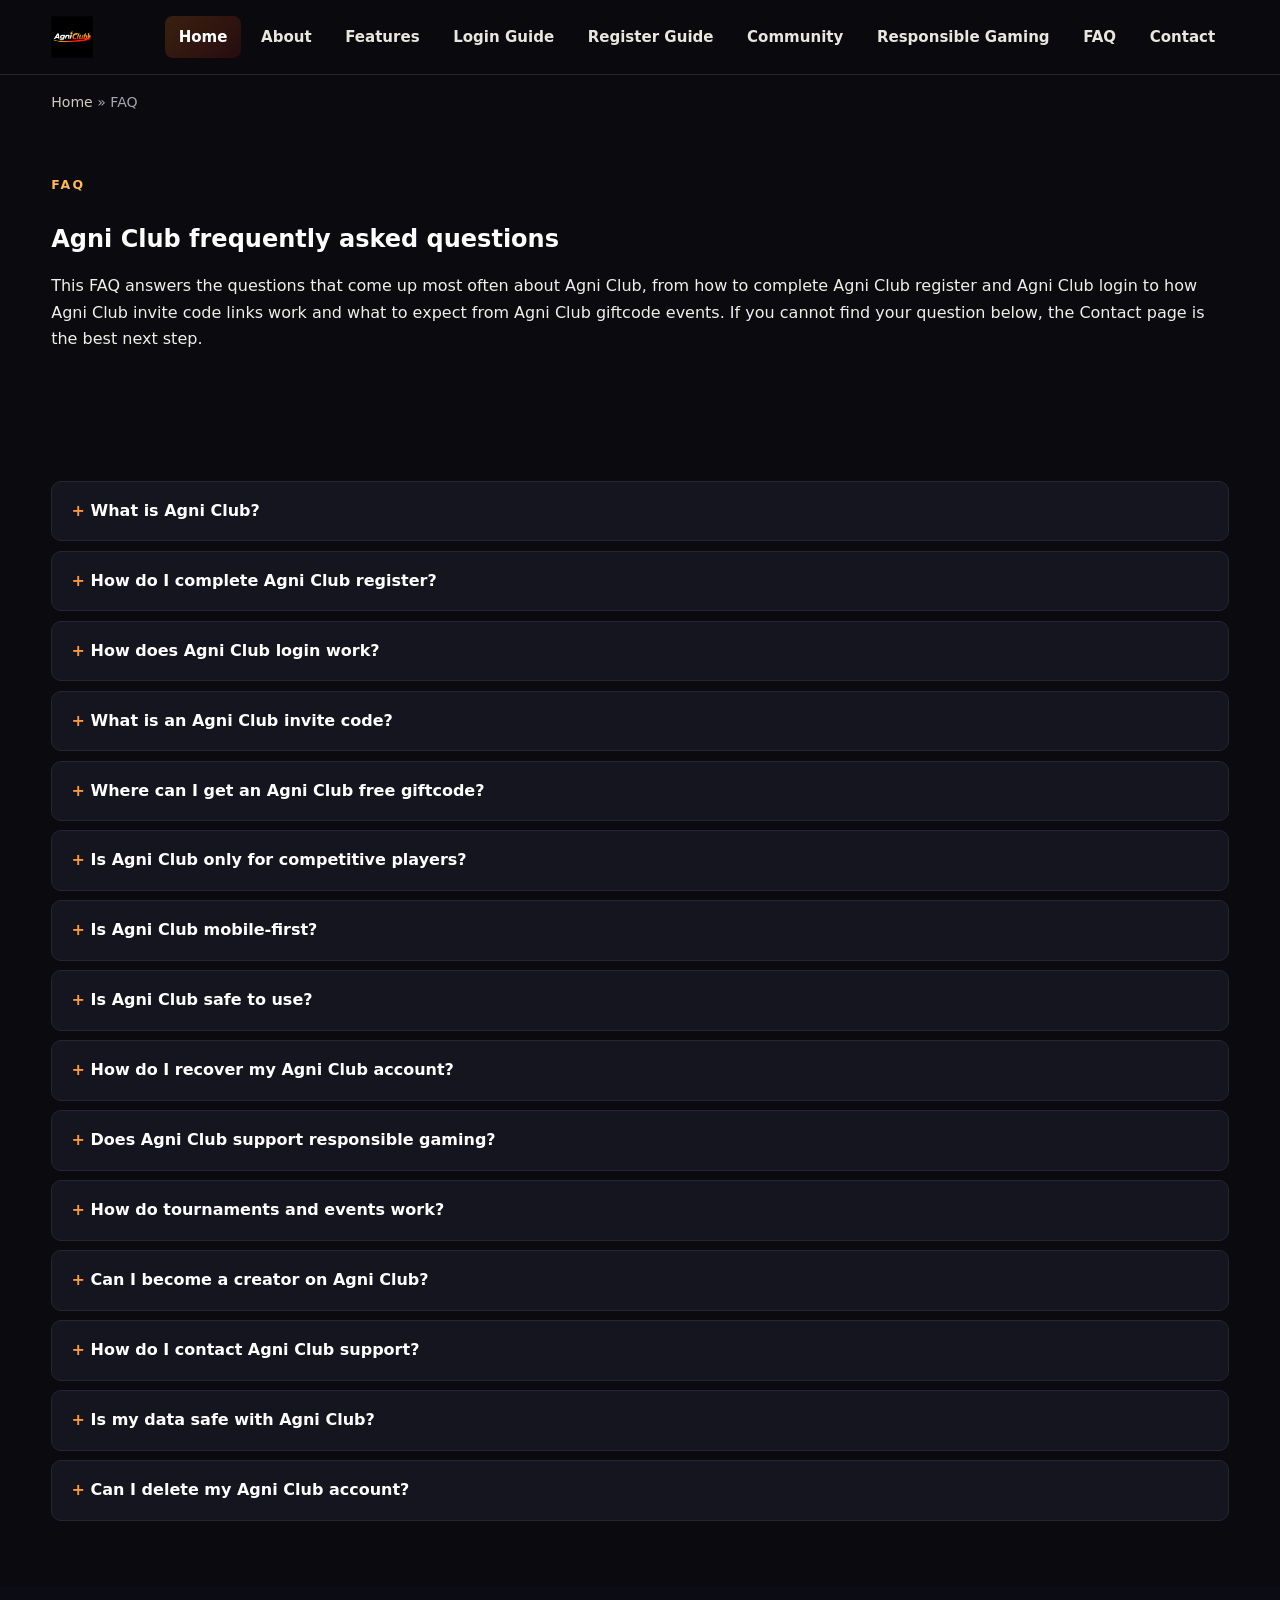
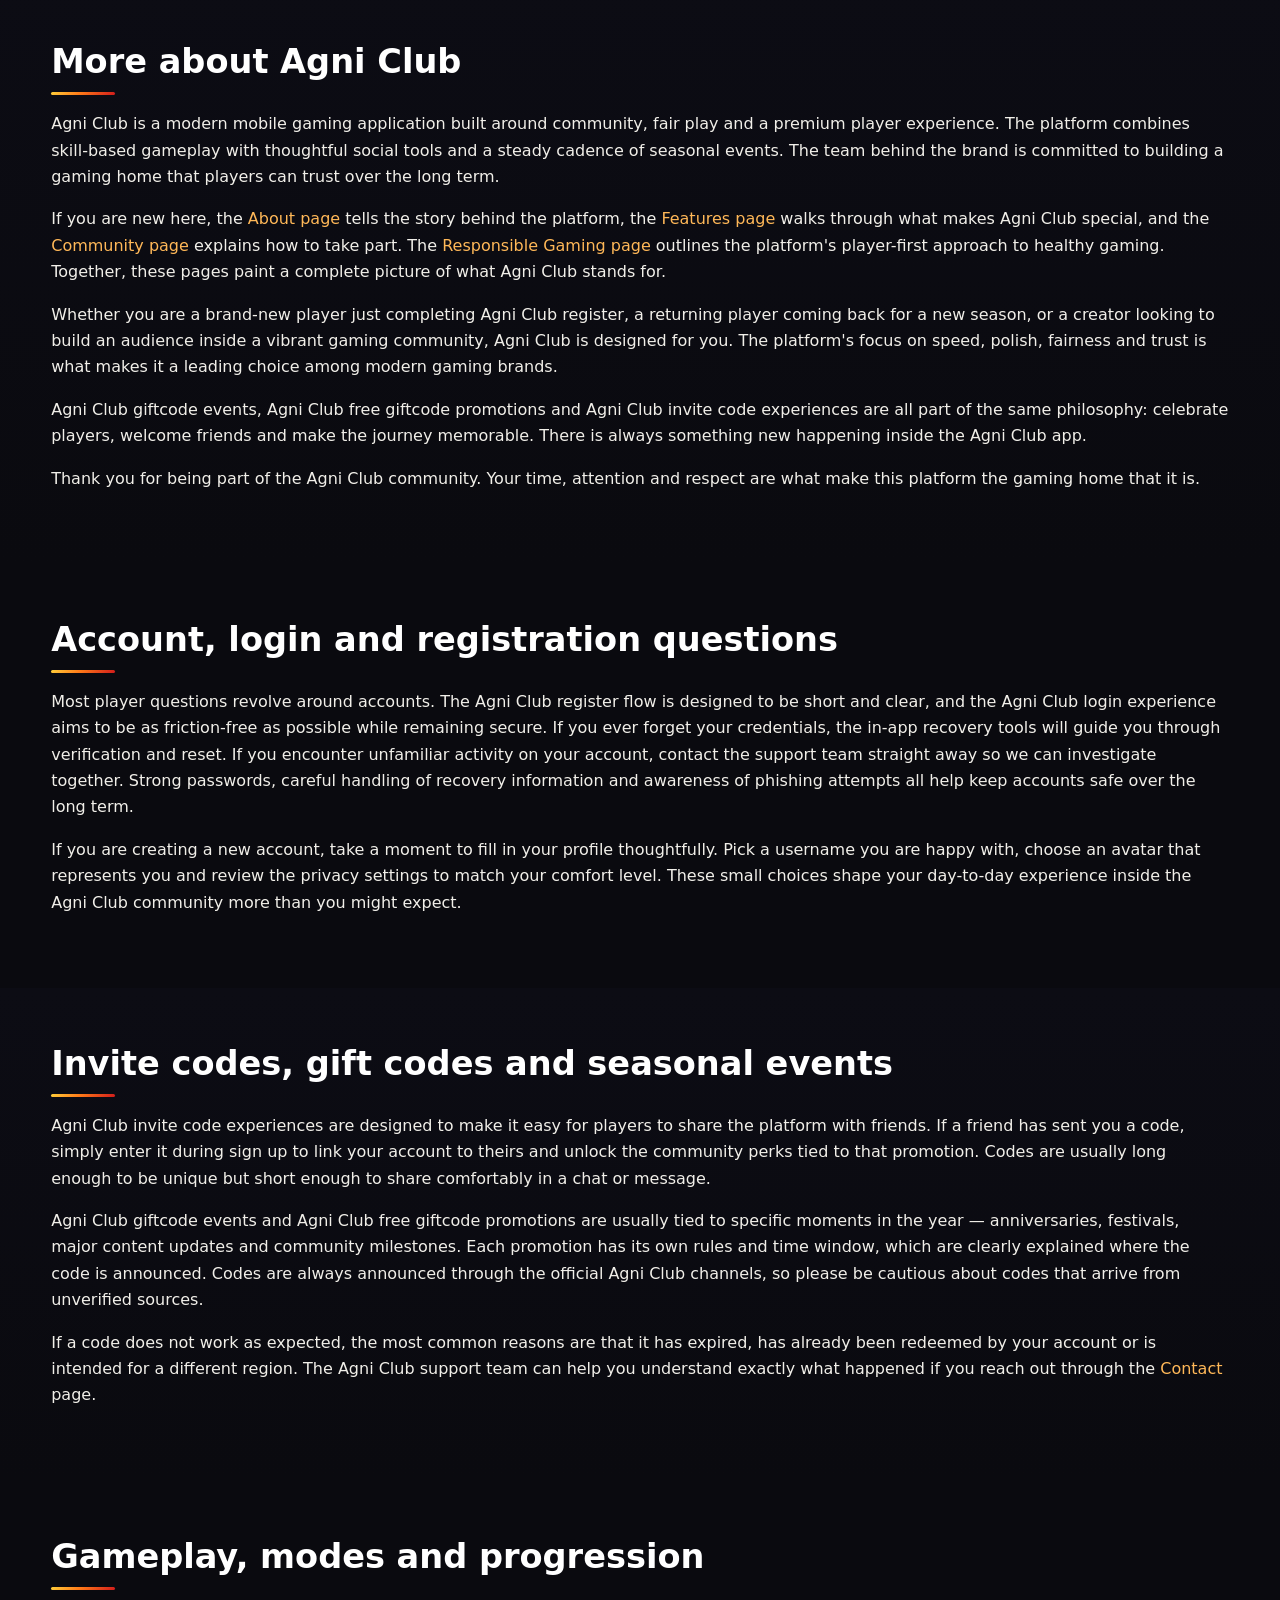
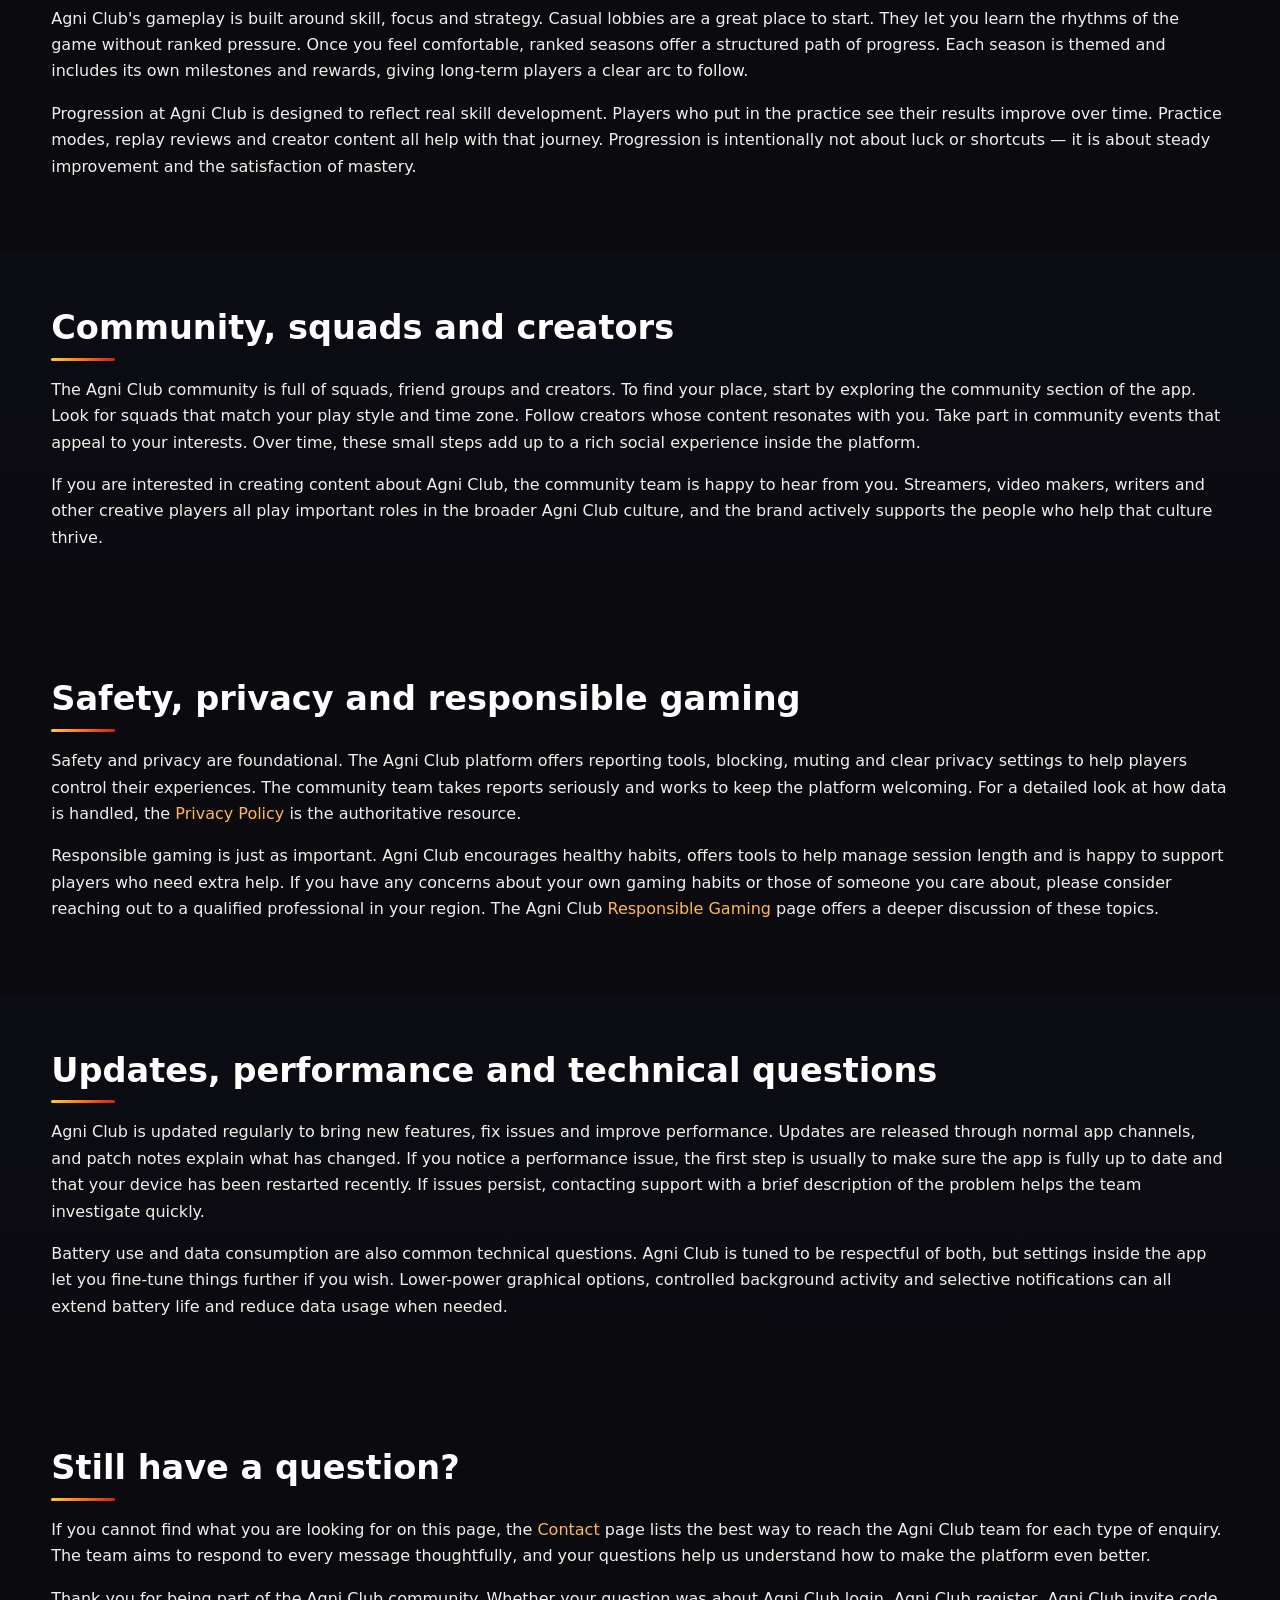
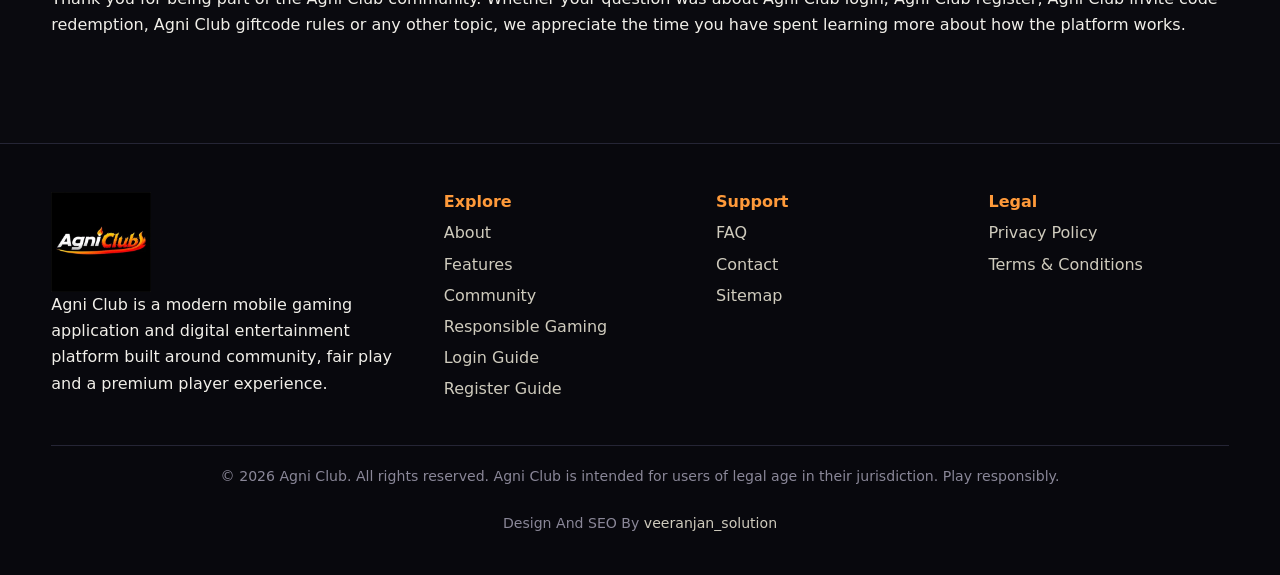
<file: faq.html>
<!DOCTYPE html>
<html lang="en">
<head>
<meta charset="utf-8">
<meta name="viewport" content="width=device-width,initial-scale=1">
<title>Agni Club FAQ | Login, Register, Invite Code & Gift Code Help</title>
<meta name="description" content="Find answers about Agni Club login, Agni Club register, Agni Club invite code, Agni Club free giftcode, account safety, support and platform features.">
<meta name="robots" content="index,follow,max-image-preview:large">
<meta name="author" content="Agni Club">
<meta name="theme-color" content="#0b0b10">
<link rel="canonical" href="https://agniclublogin.app/faq.html">
<link rel="icon" type="image/svg+xml" href="/assets/favicon.svg">
<link rel="apple-touch-icon" href="/assets/logo.webp">
<meta property="og:type" content="website">
<meta property="og:site_name" content="Agni Club">
<meta property="og:title" content="Agni Club FAQ | Login, Register, Invite Code & Gift Code Help">
<meta property="og:description" content="Find answers about Agni Club login, Agni Club register, Agni Club invite code, Agni Club free giftcode, account safety, support and platform features.">
<meta property="og:url" content="https://agniclublogin.app/faq.html">
<meta property="og:image" content="https://agniclublogin.app/assets/logo.webp">
<meta name="twitter:card" content="summary_large_image">
<meta name="twitter:title" content="Agni Club FAQ | Login, Register, Invite Code & Gift Code Help">
<meta name="twitter:description" content="Find answers about Agni Club login, Agni Club register, Agni Club invite code, Agni Club free giftcode, account safety, support and platform features.">
<meta name="twitter:image" content="https://agniclublogin.app/assets/logo.webp">
<link rel="preload" href="/css/style.css" as="style">
<link rel="stylesheet" href="/css/style.css">
<script type="application/ld+json">{"@context":"https://schema.org","@type":"Organization","name":"Agni Club","url":"https://agniclublogin.app","logo":"https://agniclublogin.app/assets/logo.webp","sameAs":[],"description":"Agni Club is a modern mobile gaming application and digital entertainment platform."}</script>
<script type="application/ld+json">{"@context":"https://schema.org","@type":"WebSite","name":"Agni Club","url":"https://agniclublogin.app"}</script>
<script type="application/ld+json">{"@context":"https://schema.org","@type":"BreadcrumbList","itemListElement":[{"@type":"ListItem","position":1,"name":"Home","item":"https://agniclublogin.app/"},{"@type":"ListItem","position":2,"name":"Agni Club FAQ | Login, Register, Invite Code & Gift Code Help","item":"https://agniclublogin.app/faq.html"}]}</script>
</head>
<body>
<a class="skip" href="#main">Skip to main content</a>
<header class="site-header" role="banner">
  <div class="container nav-wrap">
    <a class="brand" href="/" aria-label="Agni Club home">
      <img src="/assets/logo.webp" alt="Agni Club gaming app logo" width="120" height="60" decoding="async">
    </a>
    <button class="nav-toggle" aria-label="Open menu" aria-expanded="false" id="navBtn">☰</button>
    <nav class="primary-nav" id="primaryNav" aria-label="Primary">
        <ul>
<li><a href="/index.html" aria-current="page">Home</a></li><li><a href="/about.html">About</a></li><li><a href="/features.html">Features</a></li><li><a href="/login.html">Login Guide</a><li><a href="/register.html">Register Guide</a><li><a href="/community.html">Community</a></li><li><a href="/responsible-gaming.html">Responsible Gaming</a></li><li><a href="/faq.html">FAQ</a></li><li><a href="/contact.html">Contact</a></li>
      </ul>
    </nav>
  </div>
</header>
<main id="main">
<script type="application/ld+json">{"@context":"https://schema.org","@type":"FAQPage","mainEntity":[{"@type":"Question","name":"What is Agni Club?","acceptedAnswer":{"@type":"Answer","text":"Agni Club is a modern mobile gaming application and digital entertainment platform. It is designed for players who enjoy fast-paced, skill-based gaming inside a vibrant and well-moderated community."}},{"@type":"Question","name":"How do I complete Agni Club register?","acceptedAnswer":{"@type":"Answer","text":"To complete Agni Club register, open the app, choose Create Account, enter the required details, agree to the community guidelines and verify your information. Once registration is complete you can use Agni Club login to access your account on any supported device."}},{"@type":"Question","name":"How does Agni Club login work?","acceptedAnswer":{"@type":"Answer","text":"Agni Club login uses standard, secure authentication. Enter your credentials in the app, complete any additional verification if prompted, and you will be taken straight to your personalised home screen. If you ever forget your details, the in-app recovery tools will guide you."}},{"@type":"Question","name":"What is an Agni Club invite code?","acceptedAnswer":{"@type":"Answer","text":"An Agni Club invite code is a short code shared by an existing player. Entering a valid code during sign up links your new account to the inviter, which can unlock community perks and helps you start your Agni Club journey alongside a friend."}},{"@type":"Question","name":"Where can I get an Agni Club free giftcode?","acceptedAnswer":{"@type":"Answer","text":"Agni Club free giftcode events are announced through the platform's official channels. They are usually tied to seasonal celebrations, anniversaries or major community events, and they can be redeemed inside the Agni Club app."}},{"@type":"Question","name":"Is Agni Club only for competitive players?","acceptedAnswer":{"@type":"Answer","text":"Not at all. Agni Club has casual lobbies, social play, ranked seasons and community events. There is a place for both casual and competitive gamers, and many players move between the two depending on their mood."}},{"@type":"Question","name":"Is Agni Club mobile-first?","acceptedAnswer":{"@type":"Answer","text":"Yes. Agni Club is designed as a mobile-first gaming application. The app is tuned for performance on a wide range of phones and tablets, with thumb-friendly navigation and battery-aware design."}},{"@type":"Question","name":"Is Agni Club safe to use?","acceptedAnswer":{"@type":"Answer","text":"Agni Club takes account safety seriously. Modern authentication, ongoing monitoring and player-led reporting tools work together to keep the platform safe. The community team also reviews reports promptly to keep behaviour in line with community guidelines."}},{"@type":"Question","name":"How do I recover my Agni Club account?","acceptedAnswer":{"@type":"Answer","text":"If you have trouble accessing your account, use the recovery tools available in the Agni Club login screen. If you still need help, the support team is reachable through the Contact page."}},{"@type":"Question","name":"Does Agni Club support responsible gaming?","acceptedAnswer":{"@type":"Answer","text":"Yes. Agni Club has an active responsible gaming programme that includes healthy gaming habits, session reminders and privacy controls. You can read more on the Responsible Gaming page."}},{"@type":"Question","name":"How do tournaments and events work?","acceptedAnswer":{"@type":"Answer","text":"Tournaments and events are scheduled regularly. Some are organised by the Agni Club team and others by trusted community partners. Schedules, rules and rewards are published in advance so players can prepare."}},{"@type":"Question","name":"Can I become a creator on Agni Club?","acceptedAnswer":{"@type":"Answer","text":"Absolutely. Streamers, video makers and other content creators are welcome. The community team works with creators who share Agni Club's values and helps them grow inside the community."}},{"@type":"Question","name":"How do I contact Agni Club support?","acceptedAnswer":{"@type":"Answer","text":"The fastest way is through the Contact page on this site. You can also use the in-app help tools whenever you need account-specific assistance."}},{"@type":"Question","name":"Is my data safe with Agni Club?","acceptedAnswer":{"@type":"Answer","text":"Agni Club follows modern data-protection practices. The Privacy Policy explains in detail what is collected, how it is used and the rights you have over your data."}},{"@type":"Question","name":"Can I delete my Agni Club account?","acceptedAnswer":{"@type":"Answer","text":"Yes. If you decide to leave the platform, you can request account deletion through the Contact page. The support team will guide you through the process."}}]}</script><div class="container breadcrumbs"><a href="/">Home</a> &raquo; <span>FAQ</span></div>
<section>
  <div class="container">
    <span class="eyebrow">FAQ</span>
    <h1>Agni Club frequently asked questions</h1>
    <p>This FAQ answers the questions that come up most often about Agni Club, from how to complete Agni Club register and Agni Club login to how Agni Club invite code links work and what to expect from Agni Club giftcode events. If you cannot find your question below, the Contact page is the best next step.</p>
  </div>
</section>
<section class="faq">
  <div class="container"><details><summary>What is Agni Club?</summary><p>Agni Club is a modern mobile gaming application and digital entertainment platform. It is designed for players who enjoy fast-paced, skill-based gaming inside a vibrant and well-moderated community.</p></details><details><summary>How do I complete Agni Club register?</summary><p>To complete Agni Club register, open the app, choose Create Account, enter the required details, agree to the community guidelines and verify your information. Once registration is complete you can use Agni Club login to access your account on any supported device.</p></details><details><summary>How does Agni Club login work?</summary><p>Agni Club login uses standard, secure authentication. Enter your credentials in the app, complete any additional verification if prompted, and you will be taken straight to your personalised home screen. If you ever forget your details, the in-app recovery tools will guide you.</p></details><details><summary>What is an Agni Club invite code?</summary><p>An Agni Club invite code is a short code shared by an existing player. Entering a valid code during sign up links your new account to the inviter, which can unlock community perks and helps you start your Agni Club journey alongside a friend.</p></details><details><summary>Where can I get an Agni Club free giftcode?</summary><p>Agni Club free giftcode events are announced through the platform's official channels. They are usually tied to seasonal celebrations, anniversaries or major community events, and they can be redeemed inside the Agni Club app.</p></details><details><summary>Is Agni Club only for competitive players?</summary><p>Not at all. Agni Club has casual lobbies, social play, ranked seasons and community events. There is a place for both casual and competitive gamers, and many players move between the two depending on their mood.</p></details><details><summary>Is Agni Club mobile-first?</summary><p>Yes. Agni Club is designed as a mobile-first gaming application. The app is tuned for performance on a wide range of phones and tablets, with thumb-friendly navigation and battery-aware design.</p></details><details><summary>Is Agni Club safe to use?</summary><p>Agni Club takes account safety seriously. Modern authentication, ongoing monitoring and player-led reporting tools work together to keep the platform safe. The community team also reviews reports promptly to keep behaviour in line with community guidelines.</p></details><details><summary>How do I recover my Agni Club account?</summary><p>If you have trouble accessing your account, use the recovery tools available in the Agni Club login screen. If you still need help, the support team is reachable through the Contact page.</p></details><details><summary>Does Agni Club support responsible gaming?</summary><p>Yes. Agni Club has an active responsible gaming programme that includes healthy gaming habits, session reminders and privacy controls. You can read more on the Responsible Gaming page.</p></details><details><summary>How do tournaments and events work?</summary><p>Tournaments and events are scheduled regularly. Some are organised by the Agni Club team and others by trusted community partners. Schedules, rules and rewards are published in advance so players can prepare.</p></details><details><summary>Can I become a creator on Agni Club?</summary><p>Absolutely. Streamers, video makers and other content creators are welcome. The community team works with creators who share Agni Club's values and helps them grow inside the community.</p></details><details><summary>How do I contact Agni Club support?</summary><p>The fastest way is through the Contact page on this site. You can also use the in-app help tools whenever you need account-specific assistance.</p></details><details><summary>Is my data safe with Agni Club?</summary><p>Agni Club follows modern data-protection practices. The Privacy Policy explains in detail what is collected, how it is used and the rights you have over your data.</p></details><details><summary>Can I delete my Agni Club account?</summary><p>Yes. If you decide to leave the platform, you can request account deletion through the Contact page. The support team will guide you through the process.</p></details></div>
</section>
<section class="section-alt">
  <div class="container">
    <h2>More about Agni Club</h2>
    <p>Agni Club is a modern mobile gaming application built around community, fair play and a premium player experience. The platform combines skill-based gameplay with thoughtful social tools and a steady cadence of seasonal events. The team behind the brand is committed to building a gaming home that players can trust over the long term.</p>
    <p>If you are new here, the <a href="/about.html">About page</a> tells the story behind the platform, the <a href="/features.html">Features page</a> walks through what makes Agni Club special, and the <a href="/community.html">Community page</a> explains how to take part. The <a href="/responsible-gaming.html">Responsible Gaming page</a> outlines the platform's player-first approach to healthy gaming. Together, these pages paint a complete picture of what Agni Club stands for.</p>
    <p>Whether you are a brand-new player just completing Agni Club register, a returning player coming back for a new season, or a creator looking to build an audience inside a vibrant gaming community, Agni Club is designed for you. The platform's focus on speed, polish, fairness and trust is what makes it a leading choice among modern gaming brands.</p>
    <p>Agni Club giftcode events, Agni Club free giftcode promotions and Agni Club invite code experiences are all part of the same philosophy: celebrate players, welcome friends and make the journey memorable. There is always something new happening inside the Agni Club app.</p>
    <p>Thank you for being part of the Agni Club community. Your time, attention and respect are what make this platform the gaming home that it is.</p>
  </div>
</section>

<section>
  <div class="container">
    <h2>Account, login and registration questions</h2>
    <p>Most player questions revolve around accounts. The Agni Club register flow is designed to be short and clear, and the Agni Club login experience aims to be as friction-free as possible while remaining secure. If you ever forget your credentials, the in-app recovery tools will guide you through verification and reset. If you encounter unfamiliar activity on your account, contact the support team straight away so we can investigate together. Strong passwords, careful handling of recovery information and awareness of phishing attempts all help keep accounts safe over the long term.</p>
    <p>If you are creating a new account, take a moment to fill in your profile thoughtfully. Pick a username you are happy with, choose an avatar that represents you and review the privacy settings to match your comfort level. These small choices shape your day-to-day experience inside the Agni Club community more than you might expect.</p>
  </div>
</section>

<section class="section-alt">
  <div class="container">
    <h2>Invite codes, gift codes and seasonal events</h2>
    <p>Agni Club invite code experiences are designed to make it easy for players to share the platform with friends. If a friend has sent you a code, simply enter it during sign up to link your account to theirs and unlock the community perks tied to that promotion. Codes are usually long enough to be unique but short enough to share comfortably in a chat or message.</p>
    <p>Agni Club giftcode events and Agni Club free giftcode promotions are usually tied to specific moments in the year — anniversaries, festivals, major content updates and community milestones. Each promotion has its own rules and time window, which are clearly explained where the code is announced. Codes are always announced through the official Agni Club channels, so please be cautious about codes that arrive from unverified sources.</p>
    <p>If a code does not work as expected, the most common reasons are that it has expired, has already been redeemed by your account or is intended for a different region. The Agni Club support team can help you understand exactly what happened if you reach out through the <a href="/contact.html">Contact</a> page.</p>
  </div>
</section>

<section>
  <div class="container">
    <h2>Gameplay, modes and progression</h2>
    <p>Agni Club's gameplay is built around skill, focus and strategy. Casual lobbies are a great place to start. They let you learn the rhythms of the game without ranked pressure. Once you feel comfortable, ranked seasons offer a structured path of progress. Each season is themed and includes its own milestones and rewards, giving long-term players a clear arc to follow.</p>
    <p>Progression at Agni Club is designed to reflect real skill development. Players who put in the practice see their results improve over time. Practice modes, replay reviews and creator content all help with that journey. Progression is intentionally not about luck or shortcuts — it is about steady improvement and the satisfaction of mastery.</p>
  </div>
</section>

<section class="section-alt">
  <div class="container">
    <h2>Community, squads and creators</h2>
    <p>The Agni Club community is full of squads, friend groups and creators. To find your place, start by exploring the community section of the app. Look for squads that match your play style and time zone. Follow creators whose content resonates with you. Take part in community events that appeal to your interests. Over time, these small steps add up to a rich social experience inside the platform.</p>
    <p>If you are interested in creating content about Agni Club, the community team is happy to hear from you. Streamers, video makers, writers and other creative players all play important roles in the broader Agni Club culture, and the brand actively supports the people who help that culture thrive.</p>
  </div>
</section>

<section>
  <div class="container">
    <h2>Safety, privacy and responsible gaming</h2>
    <p>Safety and privacy are foundational. The Agni Club platform offers reporting tools, blocking, muting and clear privacy settings to help players control their experiences. The community team takes reports seriously and works to keep the platform welcoming. For a detailed look at how data is handled, the <a href="/privacy-policy.html">Privacy Policy</a> is the authoritative resource.</p>
    <p>Responsible gaming is just as important. Agni Club encourages healthy habits, offers tools to help manage session length and is happy to support players who need extra help. If you have any concerns about your own gaming habits or those of someone you care about, please consider reaching out to a qualified professional in your region. The Agni Club <a href="/responsible-gaming.html">Responsible Gaming</a> page offers a deeper discussion of these topics.</p>
  </div>
</section>

<section class="section-alt">
  <div class="container">
    <h2>Updates, performance and technical questions</h2>
    <p>Agni Club is updated regularly to bring new features, fix issues and improve performance. Updates are released through normal app channels, and patch notes explain what has changed. If you notice a performance issue, the first step is usually to make sure the app is fully up to date and that your device has been restarted recently. If issues persist, contacting support with a brief description of the problem helps the team investigate quickly.</p>
    <p>Battery use and data consumption are also common technical questions. Agni Club is tuned to be respectful of both, but settings inside the app let you fine-tune things further if you wish. Lower-power graphical options, controlled background activity and selective notifications can all extend battery life and reduce data usage when needed.</p>
  </div>
</section>

<section>
  <div class="container">
    <h2>Still have a question?</h2>
    <p>If you cannot find what you are looking for on this page, the <a href="/contact.html">Contact</a> page lists the best way to reach the Agni Club team for each type of enquiry. The team aims to respond to every message thoughtfully, and your questions help us understand how to make the platform even better.</p>
    <p>Thank you for being part of the Agni Club community. Whether your question was about Agni Club login, Agni Club register, Agni Club invite code redemption, Agni Club giftcode rules or any other topic, we appreciate the time you have spent learning more about how the platform works.</p>
  </div>
</section>

</main>
<footer class="site-footer" role="contentinfo">
  <div class="container foot-grid">
     <div>
      <img src="/assets/logo.webp" alt="Agni Club" width="100" height="50" loading="lazy">
      <p>Agni Club is a modern mobile gaming application and digital entertainment platform built around community, fair play and a premium player experience.</p>
    </div>
    <div>
      <h2>Explore</h2>
      <ul>
        <li><a href="/about.html">About</a></li>
        <li><a href="/features.html">Features</a></li>
        <li><a href="/community.html">Community</a></li>
        <li><a href="/responsible-gaming.html">Responsible Gaming</a></li>
        <li><a href="/login.html">Login Guide</a></li>
        <li><a href="/Register.html">Register Guide</a></li>
      </ul>
    </div>
    <div>
      <h2>Support</h2>
      <ul>
        <li><a href="/faq.html">FAQ</a></li>
        <li><a href="/contact.html">Contact</a></li>
        <li><a href="/sitemap.html">Sitemap</a></li>
      </ul>
    </div>
    <div>
      <h2>Legal</h2>
      <ul>
        <li><a href="/privacy-policy.html">Privacy Policy</a></li>
        <li><a href="/terms-conditions.html">Terms &amp; Conditions</a></li>
      </ul>
    </div>
  </div>
 <div class="container foot-bottom">
  <p>
    © <span id="yr"></span> Agni Club. All rights reserved. Agni Club is intended for users of legal age in their jurisdiction. Play responsibly.
    <br><br>
    Design And SEO By
    <a href="https://t.me/veeranjan_solutions1" target="_blank" rel="noopener">
      veeranjan_solution
    </a>
  </p>
</div>
</footer>
<script src="/js/main.js" defer></script>
</body>
</html>
</file>
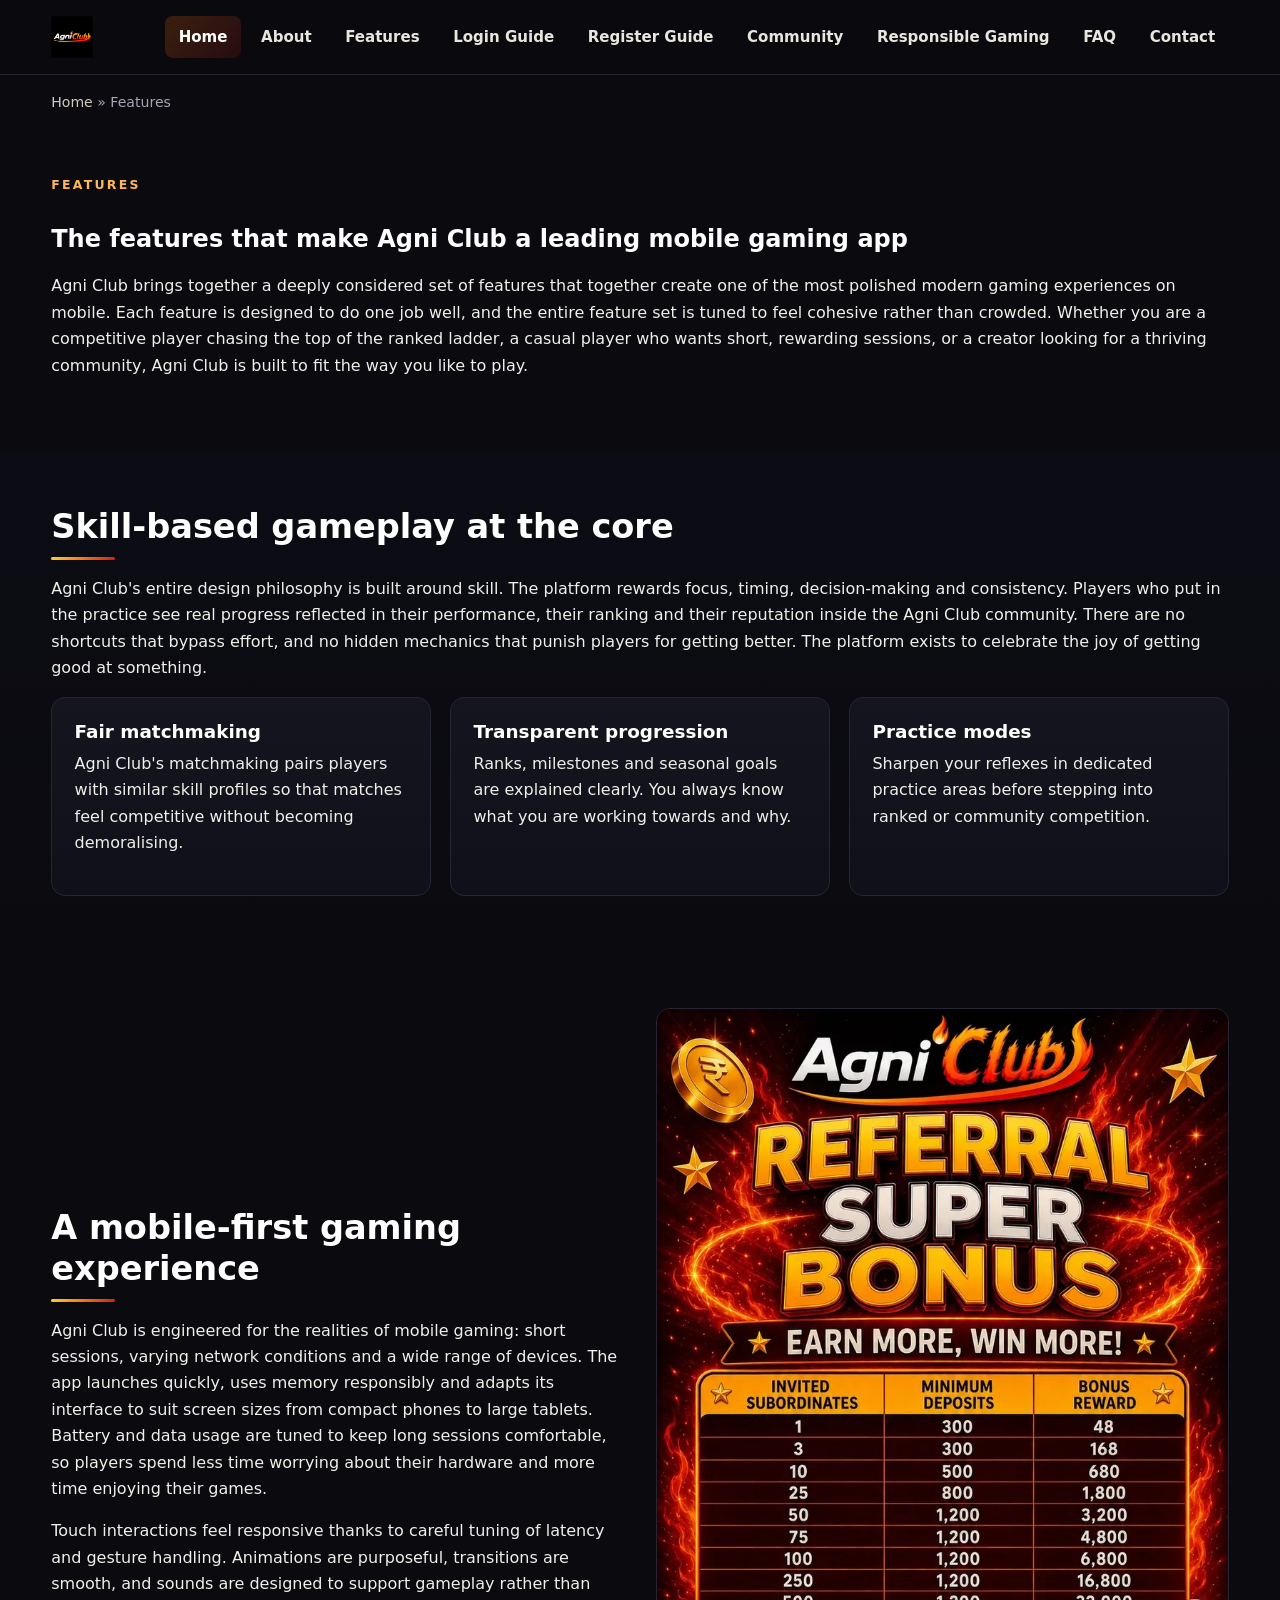
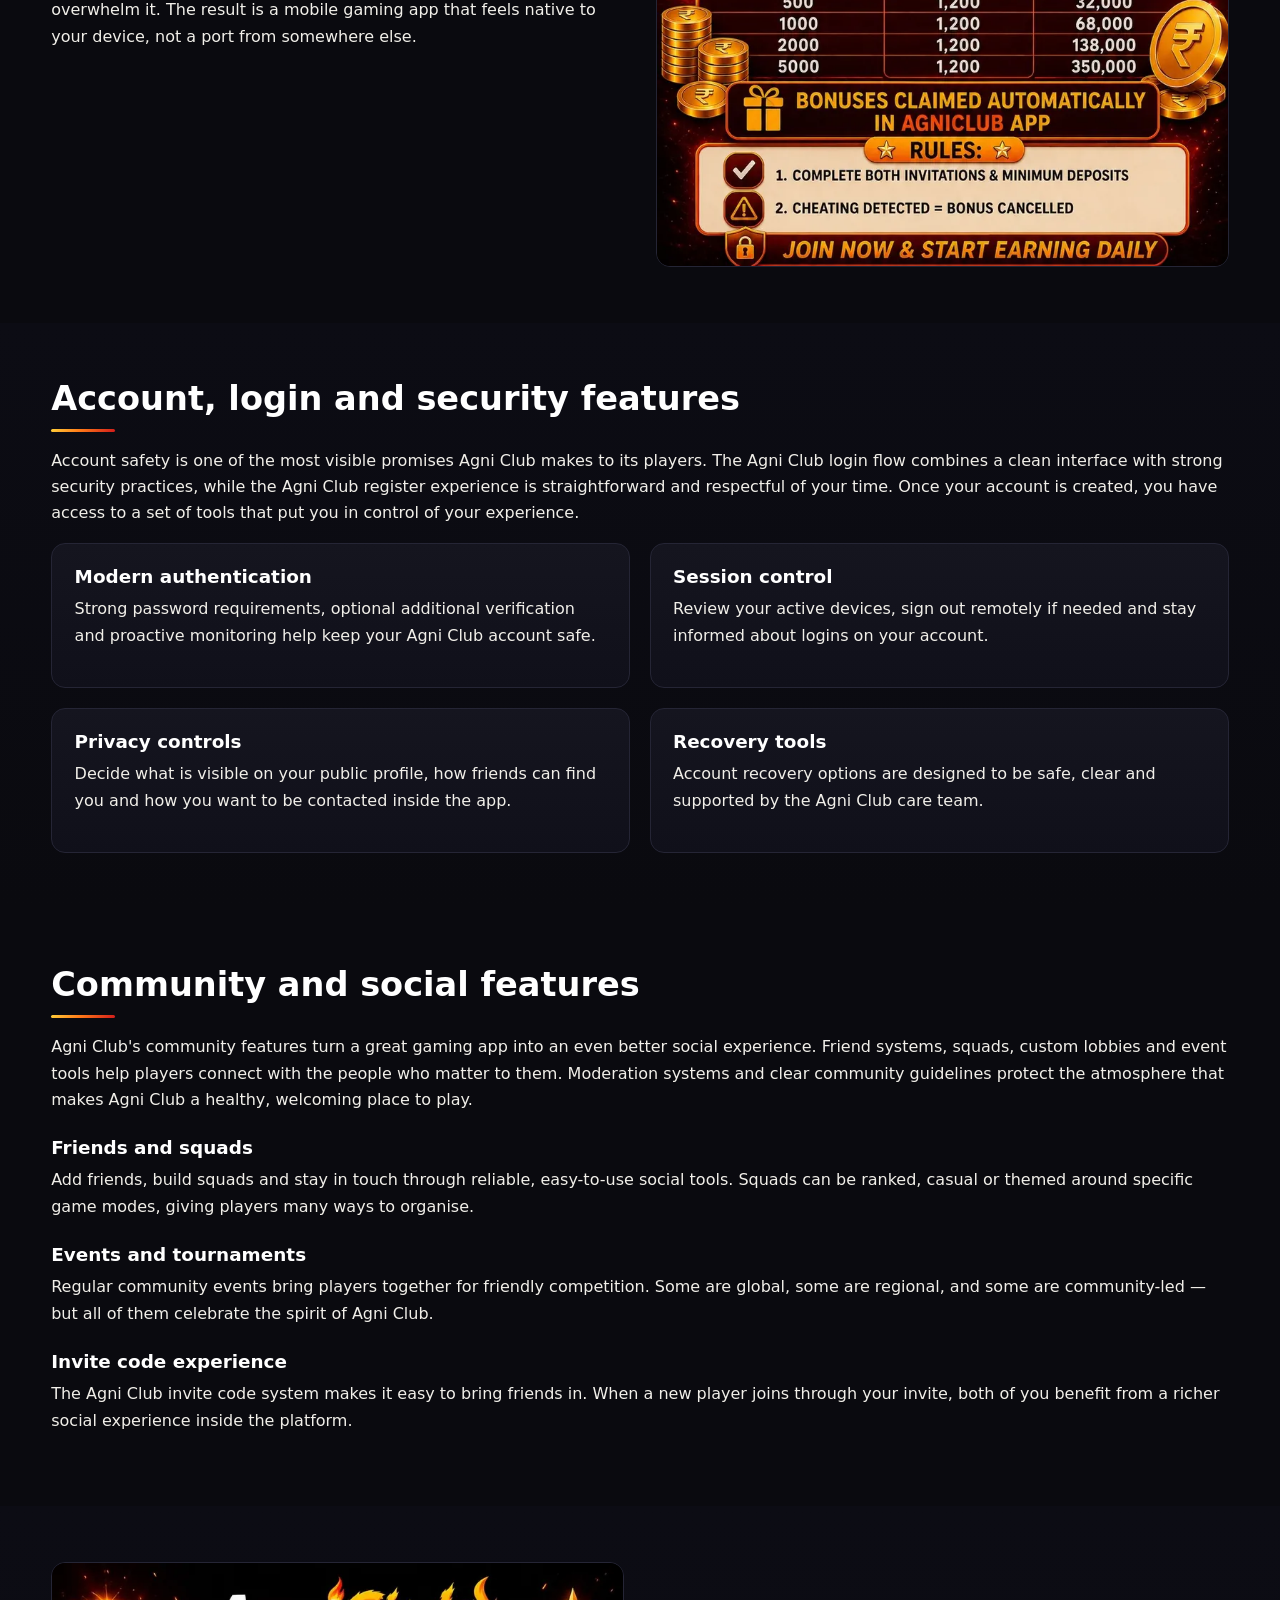
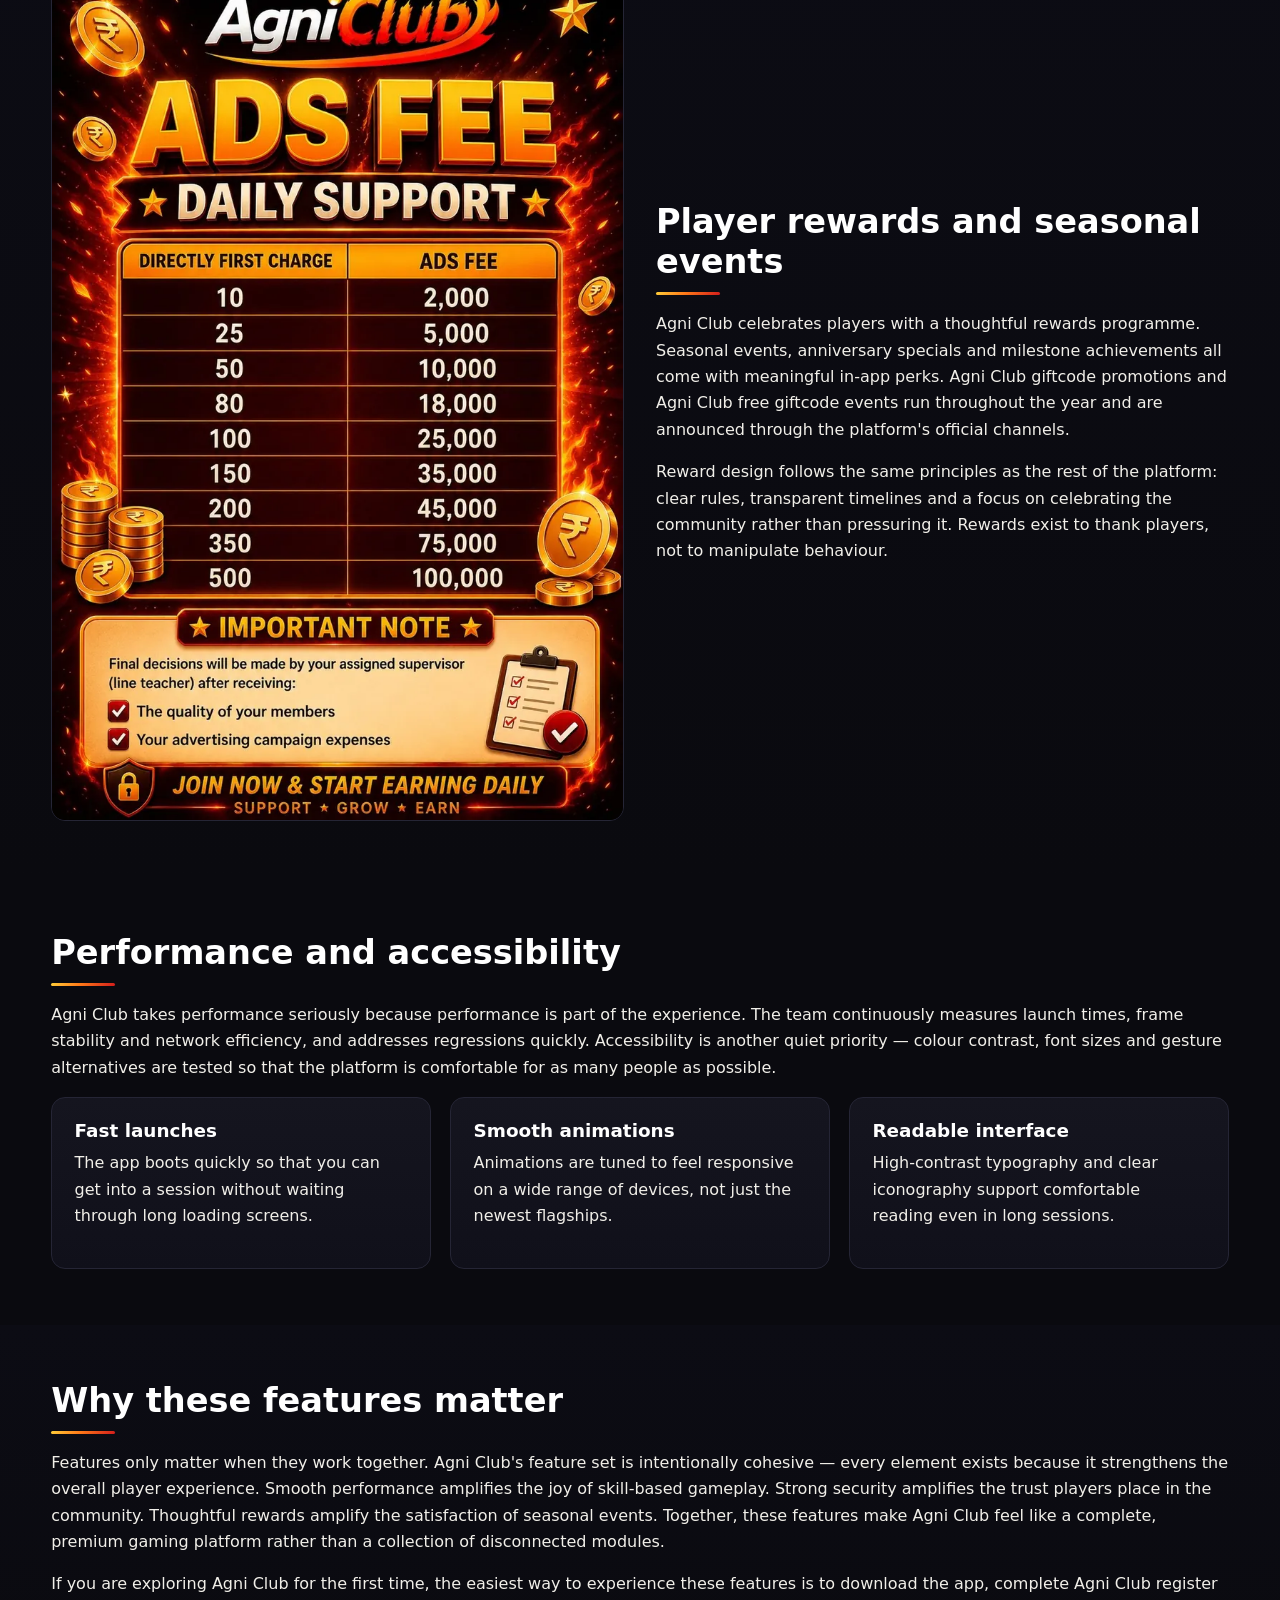
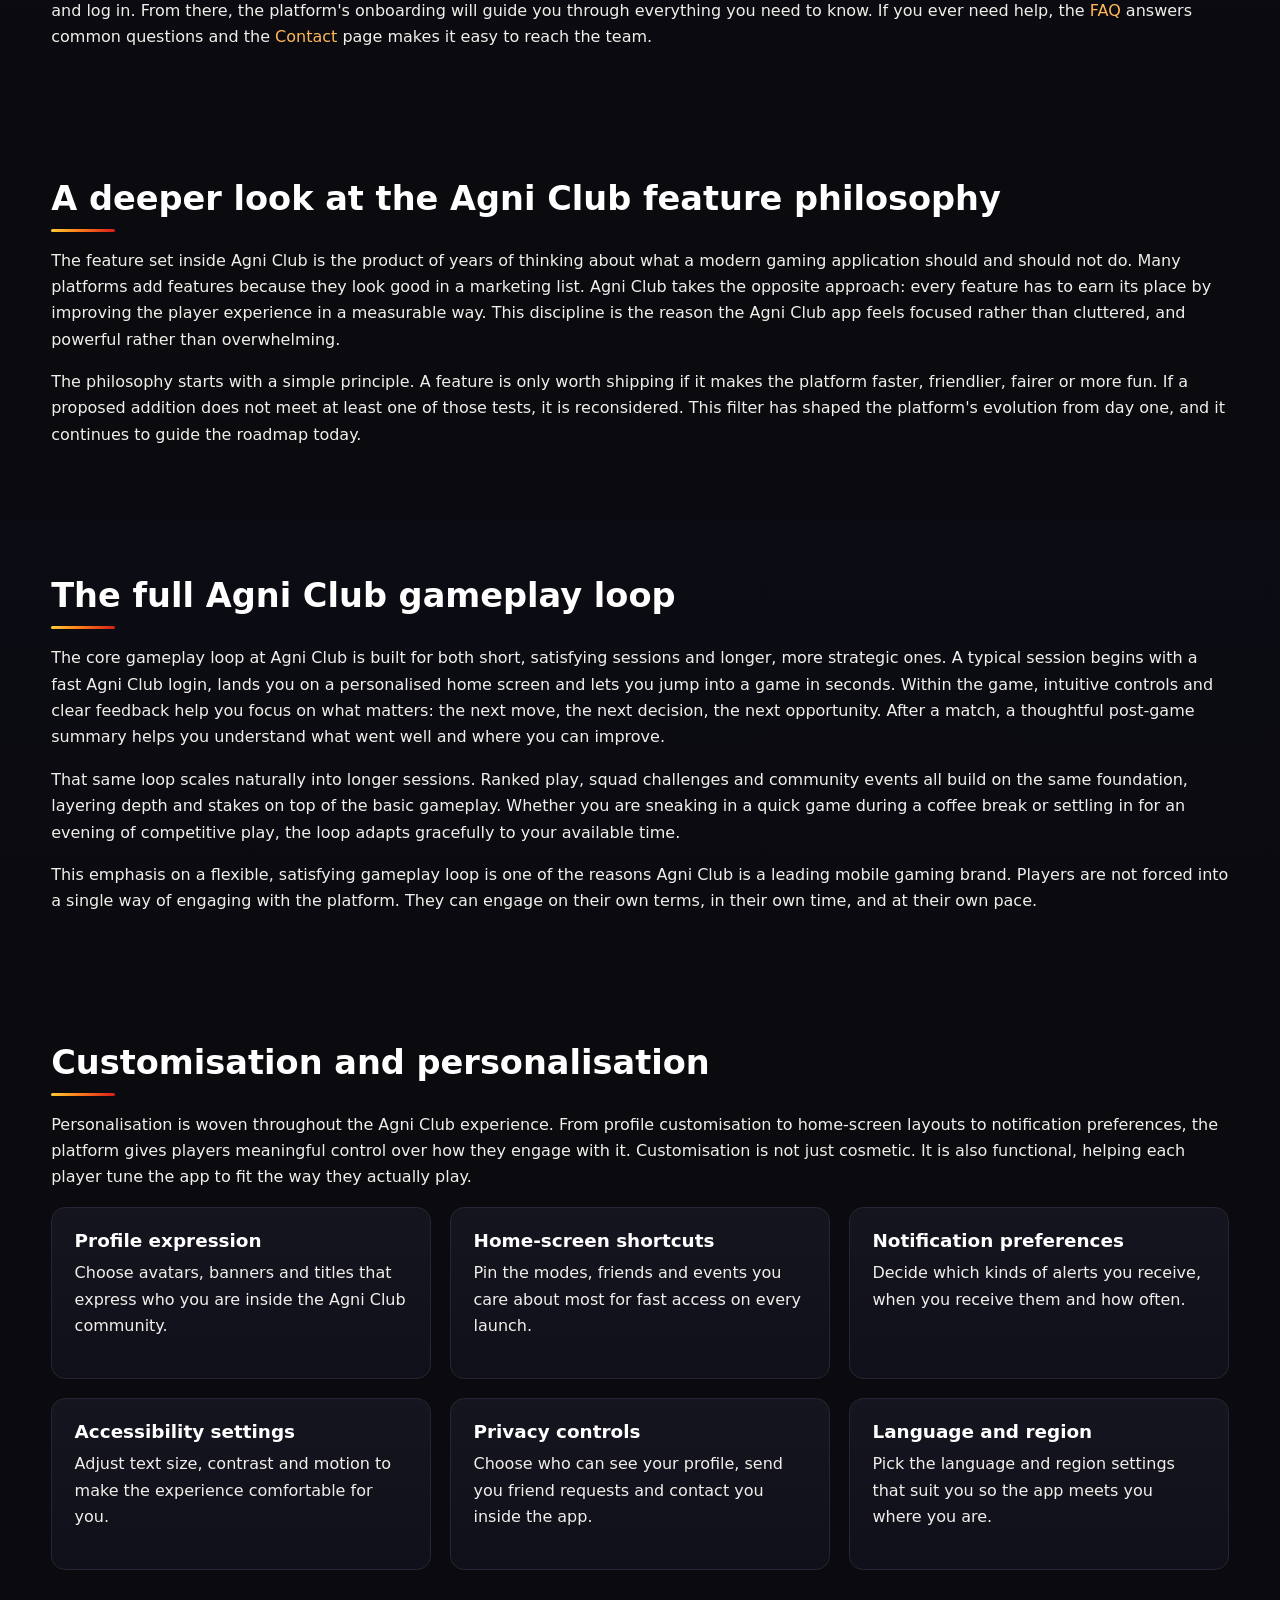
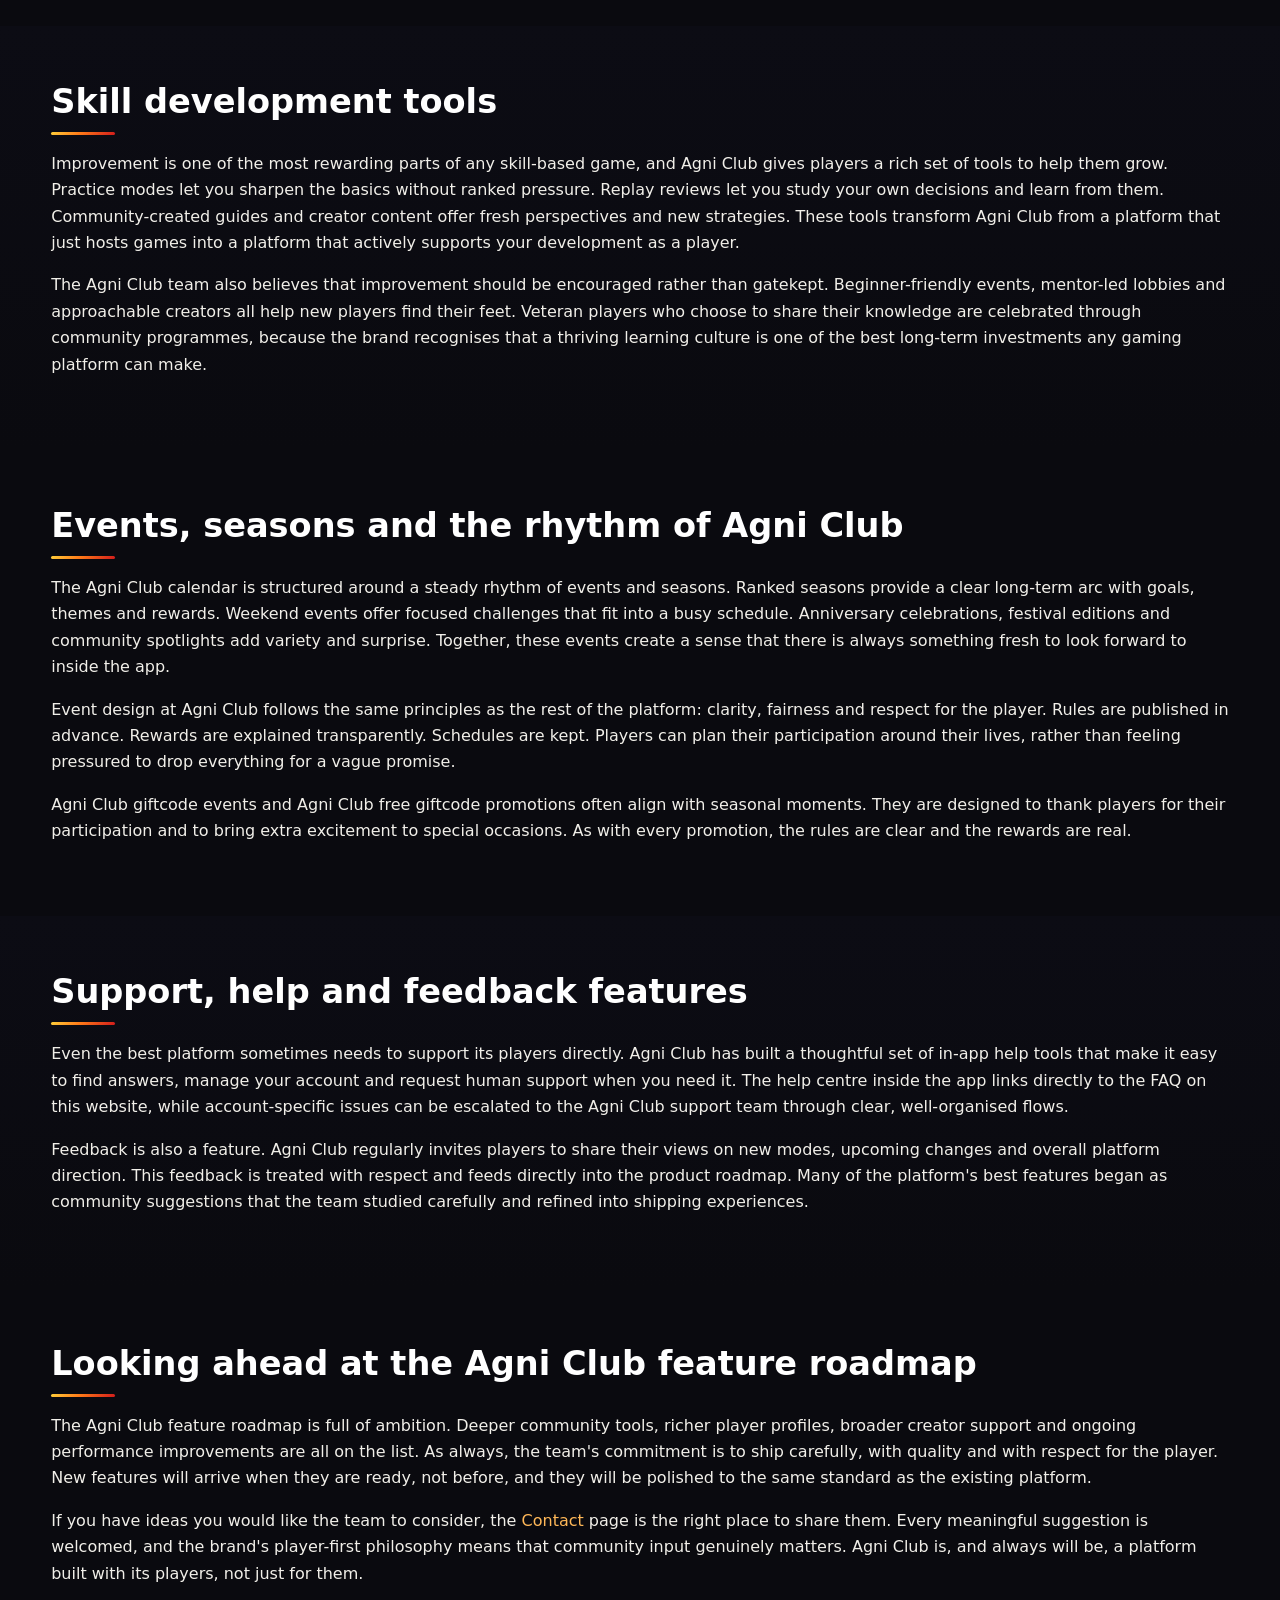
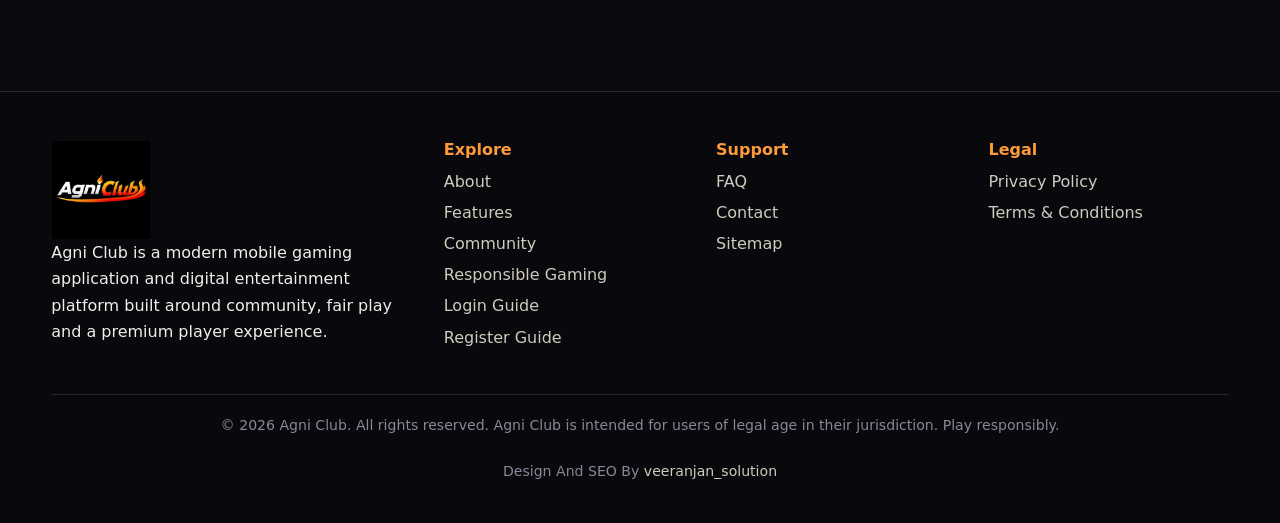
<file: features.html>
<!DOCTYPE html>
<html lang="en">
<head>
<meta charset="utf-8">
<meta name="viewport" content="width=device-width,initial-scale=1">
<title>Agni Club Features | Skill Games, Community & Mobile Experience</title>
<meta name="description" content="Explore Agni Club features: fast mobile gaming, skill-based gameplay, community tools, secure accounts, referral programs and premium player experience.">
<meta name="robots" content="index,follow,max-image-preview:large">
<meta name="author" content="Agni Club">
<meta name="theme-color" content="#0b0b10">
<link rel="canonical" href="https://agniclublogin.app/features.html">
<link rel="icon" type="image/svg+xml" href="/assets/favicon.svg">
<link rel="apple-touch-icon" href="/assets/logo.webp">
<meta property="og:type" content="website">
<meta property="og:site_name" content="Agni Club">
<meta property="og:title" content="Agni Club Features | Skill Games, Community & Mobile Experience">
<meta property="og:description" content="Explore Agni Club features: fast mobile gaming, skill-based gameplay, community tools, secure accounts, referral programs and premium player experience.">
<meta property="og:url" content="https://agniclublogin.app/features.html">
<meta property="og:image" content="https://agniclublogin.app/assets/logo.webp">
<meta name="twitter:card" content="summary_large_image">
<meta name="twitter:title" content="Agni Club Features | Skill Games, Community & Mobile Experience">
<meta name="twitter:description" content="Explore Agni Club features: fast mobile gaming, skill-based gameplay, community tools, secure accounts, referral programs and premium player experience.">
<meta name="twitter:image" content="https://agniclublogin.app/assets/logo.webp">
<link rel="preload" href="/css/style.css" as="style">
<link rel="stylesheet" href="/css/style.css">
<script type="application/ld+json">{"@context":"https://schema.org","@type":"Organization","name":"Agni Club","url":"https://agniclublogin.app","logo":"https://agniclublogin.app/assets/logo.webp","sameAs":[],"description":"Agni Club is a modern mobile gaming application and digital entertainment platform."}</script>
<script type="application/ld+json">{"@context":"https://schema.org","@type":"WebSite","name":"Agni Club","url":"https://agniclublogin.app"}</script>
<script type="application/ld+json">{"@context":"https://schema.org","@type":"BreadcrumbList","itemListElement":[{"@type":"ListItem","position":1,"name":"Home","item":"https://agniclublogin.app/"},{"@type":"ListItem","position":2,"name":"Agni Club Features | Skill Games, Community & Mobile Experience","item":"https://agniclublogin.app/features.html"}]}</script>
</head>
<body>
<a class="skip" href="#main">Skip to main content</a>
<header class="site-header" role="banner">
  <div class="container nav-wrap">
    <a class="brand" href="/" aria-label="Agni Club home">
      <img src="/assets/logo.webp" alt="Agni Club gaming app logo" width="120" height="60" decoding="async">
    </a>
    <button class="nav-toggle" aria-label="Open menu" aria-expanded="false" id="navBtn">☰</button>
    <nav class="primary-nav" id="primaryNav" aria-label="Primary">
        <ul>
<li><a href="/index.html" aria-current="page">Home</a></li><li><a href="/about.html">About</a></li><li><a href="/features.html">Features</a></li><li><a href="/login.html">Login Guide</a><li><a href="/register.html">Register Guide</a><li><a href="/community.html">Community</a></li><li><a href="/responsible-gaming.html">Responsible Gaming</a></li><li><a href="/faq.html">FAQ</a></li><li><a href="/contact.html">Contact</a></li>
      </ul>
    </nav>
  </div>
</header>
<main id="main">

<div class="container breadcrumbs"><a href="/">Home</a> &raquo; <span>Features</span></div>
<section>
  <div class="container">
    <span class="eyebrow">Features</span>
    <h1>The features that make Agni Club a leading mobile gaming app</h1>
    <p>Agni Club brings together a deeply considered set of features that together create one of the most polished modern gaming experiences on mobile. Each feature is designed to do one job well, and the entire feature set is tuned to feel cohesive rather than crowded. Whether you are a competitive player chasing the top of the ranked ladder, a casual player who wants short, rewarding sessions, or a creator looking for a thriving community, Agni Club is built to fit the way you like to play.</p>
  </div>
</section>

<section class="section-alt">
  <div class="container">
    <h2>Skill-based gameplay at the core</h2>
    <p>Agni Club's entire design philosophy is built around skill. The platform rewards focus, timing, decision-making and consistency. Players who put in the practice see real progress reflected in their performance, their ranking and their reputation inside the Agni Club community. There are no shortcuts that bypass effort, and no hidden mechanics that punish players for getting better. The platform exists to celebrate the joy of getting good at something.</p>
    <div class="grid cols-3">
      <article class="card"><h3>Fair matchmaking</h3><p>Agni Club's matchmaking pairs players with similar skill profiles so that matches feel competitive without becoming demoralising.</p></article>
      <article class="card"><h3>Transparent progression</h3><p>Ranks, milestones and seasonal goals are explained clearly. You always know what you are working towards and why.</p></article>
      <article class="card"><h3>Practice modes</h3><p>Sharpen your reflexes in dedicated practice areas before stepping into ranked or community competition.</p></article>
    </div>
  </div>
</section>

<section>
  <div class="container split">
    <div>
      <h2>A mobile-first gaming experience</h2>
      <p>Agni Club is engineered for the realities of mobile gaming: short sessions, varying network conditions and a wide range of devices. The app launches quickly, uses memory responsibly and adapts its interface to suit screen sizes from compact phones to large tablets. Battery and data usage are tuned to keep long sessions comfortable, so players spend less time worrying about their hardware and more time enjoying their games.</p>
      <p>Touch interactions feel responsive thanks to careful tuning of latency and gesture handling. Animations are purposeful, transitions are smooth, and sounds are designed to support gameplay rather than overwhelm it. The result is a mobile gaming app that feels native to your device, not a port from somewhere else.</p>
    </div>
    <img src="/assets/agent-referral-bonus.webp" alt="Agni Club referral super bonus tiers" loading="lazy" width="800" height="1200">
  </div>
</section>

<section class="section-alt">
  <div class="container">
    <h2>Account, login and security features</h2>
    <p>Account safety is one of the most visible promises Agni Club makes to its players. The Agni Club login flow combines a clean interface with strong security practices, while the Agni Club register experience is straightforward and respectful of your time. Once your account is created, you have access to a set of tools that put you in control of your experience.</p>
    <div class="grid cols-2">
      <div class="card"><h3>Modern authentication</h3><p>Strong password requirements, optional additional verification and proactive monitoring help keep your Agni Club account safe.</p></div>
      <div class="card"><h3>Session control</h3><p>Review your active devices, sign out remotely if needed and stay informed about logins on your account.</p></div>
      <div class="card"><h3>Privacy controls</h3><p>Decide what is visible on your public profile, how friends can find you and how you want to be contacted inside the app.</p></div>
      <div class="card"><h3>Recovery tools</h3><p>Account recovery options are designed to be safe, clear and supported by the Agni Club care team.</p></div>
    </div>
  </div>
</section>

<section>
  <div class="container">
    <h2>Community and social features</h2>
    <p>Agni Club's community features turn a great gaming app into an even better social experience. Friend systems, squads, custom lobbies and event tools help players connect with the people who matter to them. Moderation systems and clear community guidelines protect the atmosphere that makes Agni Club a healthy, welcoming place to play.</p>
    <h3>Friends and squads</h3>
    <p>Add friends, build squads and stay in touch through reliable, easy-to-use social tools. Squads can be ranked, casual or themed around specific game modes, giving players many ways to organise.</p>
    <h3>Events and tournaments</h3>
    <p>Regular community events bring players together for friendly competition. Some are global, some are regional, and some are community-led — but all of them celebrate the spirit of Agni Club.</p>
    <h3>Invite code experience</h3>
    <p>The Agni Club invite code system makes it easy to bring friends in. When a new player joins through your invite, both of you benefit from a richer social experience inside the platform.</p>
  </div>
</section>

<section class="section-alt">
  <div class="container split">
    <img src="/assets/daily-salary-system.webp" alt="Agni Club Ads Fee Daily Support overview" loading="lazy" width="800" height="1200">
    <div>
      <h2>Player rewards and seasonal events</h2>
      <p>Agni Club celebrates players with a thoughtful rewards programme. Seasonal events, anniversary specials and milestone achievements all come with meaningful in-app perks. Agni Club giftcode promotions and Agni Club free giftcode events run throughout the year and are announced through the platform's official channels.</p>
      <p>Reward design follows the same principles as the rest of the platform: clear rules, transparent timelines and a focus on celebrating the community rather than pressuring it. Rewards exist to thank players, not to manipulate behaviour.</p>
    </div>
  </div>
</section>

<section>
  <div class="container">
    <h2>Performance and accessibility</h2>
    <p>Agni Club takes performance seriously because performance is part of the experience. The team continuously measures launch times, frame stability and network efficiency, and addresses regressions quickly. Accessibility is another quiet priority — colour contrast, font sizes and gesture alternatives are tested so that the platform is comfortable for as many people as possible.</p>
    <div class="grid cols-3">
      <article class="card"><h3>Fast launches</h3><p>The app boots quickly so that you can get into a session without waiting through long loading screens.</p></article>
      <article class="card"><h3>Smooth animations</h3><p>Animations are tuned to feel responsive on a wide range of devices, not just the newest flagships.</p></article>
      <article class="card"><h3>Readable interface</h3><p>High-contrast typography and clear iconography support comfortable reading even in long sessions.</p></article>
    </div>
  </div>
</section>

<section class="section-alt">
  <div class="container">
    <h2>Why these features matter</h2>
    <p>Features only matter when they work together. Agni Club's feature set is intentionally cohesive — every element exists because it strengthens the overall player experience. Smooth performance amplifies the joy of skill-based gameplay. Strong security amplifies the trust players place in the community. Thoughtful rewards amplify the satisfaction of seasonal events. Together, these features make Agni Club feel like a complete, premium gaming platform rather than a collection of disconnected modules.</p>
    <p>If you are exploring Agni Club for the first time, the easiest way to experience these features is to download the app, complete Agni Club register and log in. From there, the platform's onboarding will guide you through everything you need to know. If you ever need help, the <a href="/faq.html">FAQ</a> answers common questions and the <a href="/contact.html">Contact</a> page makes it easy to reach the team.</p>
  </div>
</section>

<section>
  <div class="container">
    <h2>A deeper look at the Agni Club feature philosophy</h2>
    <p>The feature set inside Agni Club is the product of years of thinking about what a modern gaming application should and should not do. Many platforms add features because they look good in a marketing list. Agni Club takes the opposite approach: every feature has to earn its place by improving the player experience in a measurable way. This discipline is the reason the Agni Club app feels focused rather than cluttered, and powerful rather than overwhelming.</p>
    <p>The philosophy starts with a simple principle. A feature is only worth shipping if it makes the platform faster, friendlier, fairer or more fun. If a proposed addition does not meet at least one of those tests, it is reconsidered. This filter has shaped the platform's evolution from day one, and it continues to guide the roadmap today.</p>
  </div>
</section>

<section class="section-alt">
  <div class="container">
    <h2>The full Agni Club gameplay loop</h2>
    <p>The core gameplay loop at Agni Club is built for both short, satisfying sessions and longer, more strategic ones. A typical session begins with a fast Agni Club login, lands you on a personalised home screen and lets you jump into a game in seconds. Within the game, intuitive controls and clear feedback help you focus on what matters: the next move, the next decision, the next opportunity. After a match, a thoughtful post-game summary helps you understand what went well and where you can improve.</p>
    <p>That same loop scales naturally into longer sessions. Ranked play, squad challenges and community events all build on the same foundation, layering depth and stakes on top of the basic gameplay. Whether you are sneaking in a quick game during a coffee break or settling in for an evening of competitive play, the loop adapts gracefully to your available time.</p>
    <p>This emphasis on a flexible, satisfying gameplay loop is one of the reasons Agni Club is a leading mobile gaming brand. Players are not forced into a single way of engaging with the platform. They can engage on their own terms, in their own time, and at their own pace.</p>
  </div>
</section>

<section>
  <div class="container">
    <h2>Customisation and personalisation</h2>
    <p>Personalisation is woven throughout the Agni Club experience. From profile customisation to home-screen layouts to notification preferences, the platform gives players meaningful control over how they engage with it. Customisation is not just cosmetic. It is also functional, helping each player tune the app to fit the way they actually play.</p>
    <div class="grid cols-3">
      <article class="card"><h3>Profile expression</h3><p>Choose avatars, banners and titles that express who you are inside the Agni Club community.</p></article>
      <article class="card"><h3>Home-screen shortcuts</h3><p>Pin the modes, friends and events you care about most for fast access on every launch.</p></article>
      <article class="card"><h3>Notification preferences</h3><p>Decide which kinds of alerts you receive, when you receive them and how often.</p></article>
      <article class="card"><h3>Accessibility settings</h3><p>Adjust text size, contrast and motion to make the experience comfortable for you.</p></article>
      <article class="card"><h3>Privacy controls</h3><p>Choose who can see your profile, send you friend requests and contact you inside the app.</p></article>
      <article class="card"><h3>Language and region</h3><p>Pick the language and region settings that suit you so the app meets you where you are.</p></article>
    </div>
  </div>
</section>

<section class="section-alt">
  <div class="container">
    <h2>Skill development tools</h2>
    <p>Improvement is one of the most rewarding parts of any skill-based game, and Agni Club gives players a rich set of tools to help them grow. Practice modes let you sharpen the basics without ranked pressure. Replay reviews let you study your own decisions and learn from them. Community-created guides and creator content offer fresh perspectives and new strategies. These tools transform Agni Club from a platform that just hosts games into a platform that actively supports your development as a player.</p>
    <p>The Agni Club team also believes that improvement should be encouraged rather than gatekept. Beginner-friendly events, mentor-led lobbies and approachable creators all help new players find their feet. Veteran players who choose to share their knowledge are celebrated through community programmes, because the brand recognises that a thriving learning culture is one of the best long-term investments any gaming platform can make.</p>
  </div>
</section>

<section>
  <div class="container">
    <h2>Events, seasons and the rhythm of Agni Club</h2>
    <p>The Agni Club calendar is structured around a steady rhythm of events and seasons. Ranked seasons provide a clear long-term arc with goals, themes and rewards. Weekend events offer focused challenges that fit into a busy schedule. Anniversary celebrations, festival editions and community spotlights add variety and surprise. Together, these events create a sense that there is always something fresh to look forward to inside the app.</p>
    <p>Event design at Agni Club follows the same principles as the rest of the platform: clarity, fairness and respect for the player. Rules are published in advance. Rewards are explained transparently. Schedules are kept. Players can plan their participation around their lives, rather than feeling pressured to drop everything for a vague promise.</p>
    <p>Agni Club giftcode events and Agni Club free giftcode promotions often align with seasonal moments. They are designed to thank players for their participation and to bring extra excitement to special occasions. As with every promotion, the rules are clear and the rewards are real.</p>
  </div>
</section>

<section class="section-alt">
  <div class="container">
    <h2>Support, help and feedback features</h2>
    <p>Even the best platform sometimes needs to support its players directly. Agni Club has built a thoughtful set of in-app help tools that make it easy to find answers, manage your account and request human support when you need it. The help centre inside the app links directly to the FAQ on this website, while account-specific issues can be escalated to the Agni Club support team through clear, well-organised flows.</p>
    <p>Feedback is also a feature. Agni Club regularly invites players to share their views on new modes, upcoming changes and overall platform direction. This feedback is treated with respect and feeds directly into the product roadmap. Many of the platform's best features began as community suggestions that the team studied carefully and refined into shipping experiences.</p>
  </div>
</section>

<section>
  <div class="container">
    <h2>Looking ahead at the Agni Club feature roadmap</h2>
    <p>The Agni Club feature roadmap is full of ambition. Deeper community tools, richer player profiles, broader creator support and ongoing performance improvements are all on the list. As always, the team's commitment is to ship carefully, with quality and with respect for the player. New features will arrive when they are ready, not before, and they will be polished to the same standard as the existing platform.</p>
    <p>If you have ideas you would like the team to consider, the <a href="/contact.html">Contact</a> page is the right place to share them. Every meaningful suggestion is welcomed, and the brand's player-first philosophy means that community input genuinely matters. Agni Club is, and always will be, a platform built with its players, not just for them.</p>
  </div>
</section>

</main>
<footer class="site-footer" role="contentinfo">
  <div class="container foot-grid">
      <div>
      <img src="/assets/logo.webp" alt="Agni Club" width="100" height="50" loading="lazy">
      <p>Agni Club is a modern mobile gaming application and digital entertainment platform built around community, fair play and a premium player experience.</p>
    </div>
    <div>
      <h2>Explore</h2>
      <ul>
        <li><a href="/about.html">About</a></li>
        <li><a href="/features.html">Features</a></li>
        <li><a href="/community.html">Community</a></li>
        <li><a href="/responsible-gaming.html">Responsible Gaming</a></li>
        <li><a href="/login.html">Login Guide</a></li>
        <li><a href="/Register.html">Register Guide</a></li>
      </ul>
    </div>
    <div>
      <h2>Support</h2>
      <ul>
        <li><a href="/faq.html">FAQ</a></li>
        <li><a href="/contact.html">Contact</a></li>
        <li><a href="/sitemap.html">Sitemap</a></li>
      </ul>
    </div>
    <div>
      <h2>Legal</h2>
      <ul>
        <li><a href="/privacy-policy.html">Privacy Policy</a></li>
        <li><a href="/terms-conditions.html">Terms &amp; Conditions</a></li>
      </ul>
    </div>
  </div>
 <div class="container foot-bottom">
  <p>
    © <span id="yr"></span> Agni Club. All rights reserved. Agni Club is intended for users of legal age in their jurisdiction. Play responsibly.
    <br><br>
    Design And SEO By
    <a href="https://t.me/veeranjan_solutions1" target="_blank" rel="noopener">
      veeranjan_solution
    </a>
  </p>
</div>
</footer>
<script src="/js/main.js" defer></script>
</body>
</html>
</file>
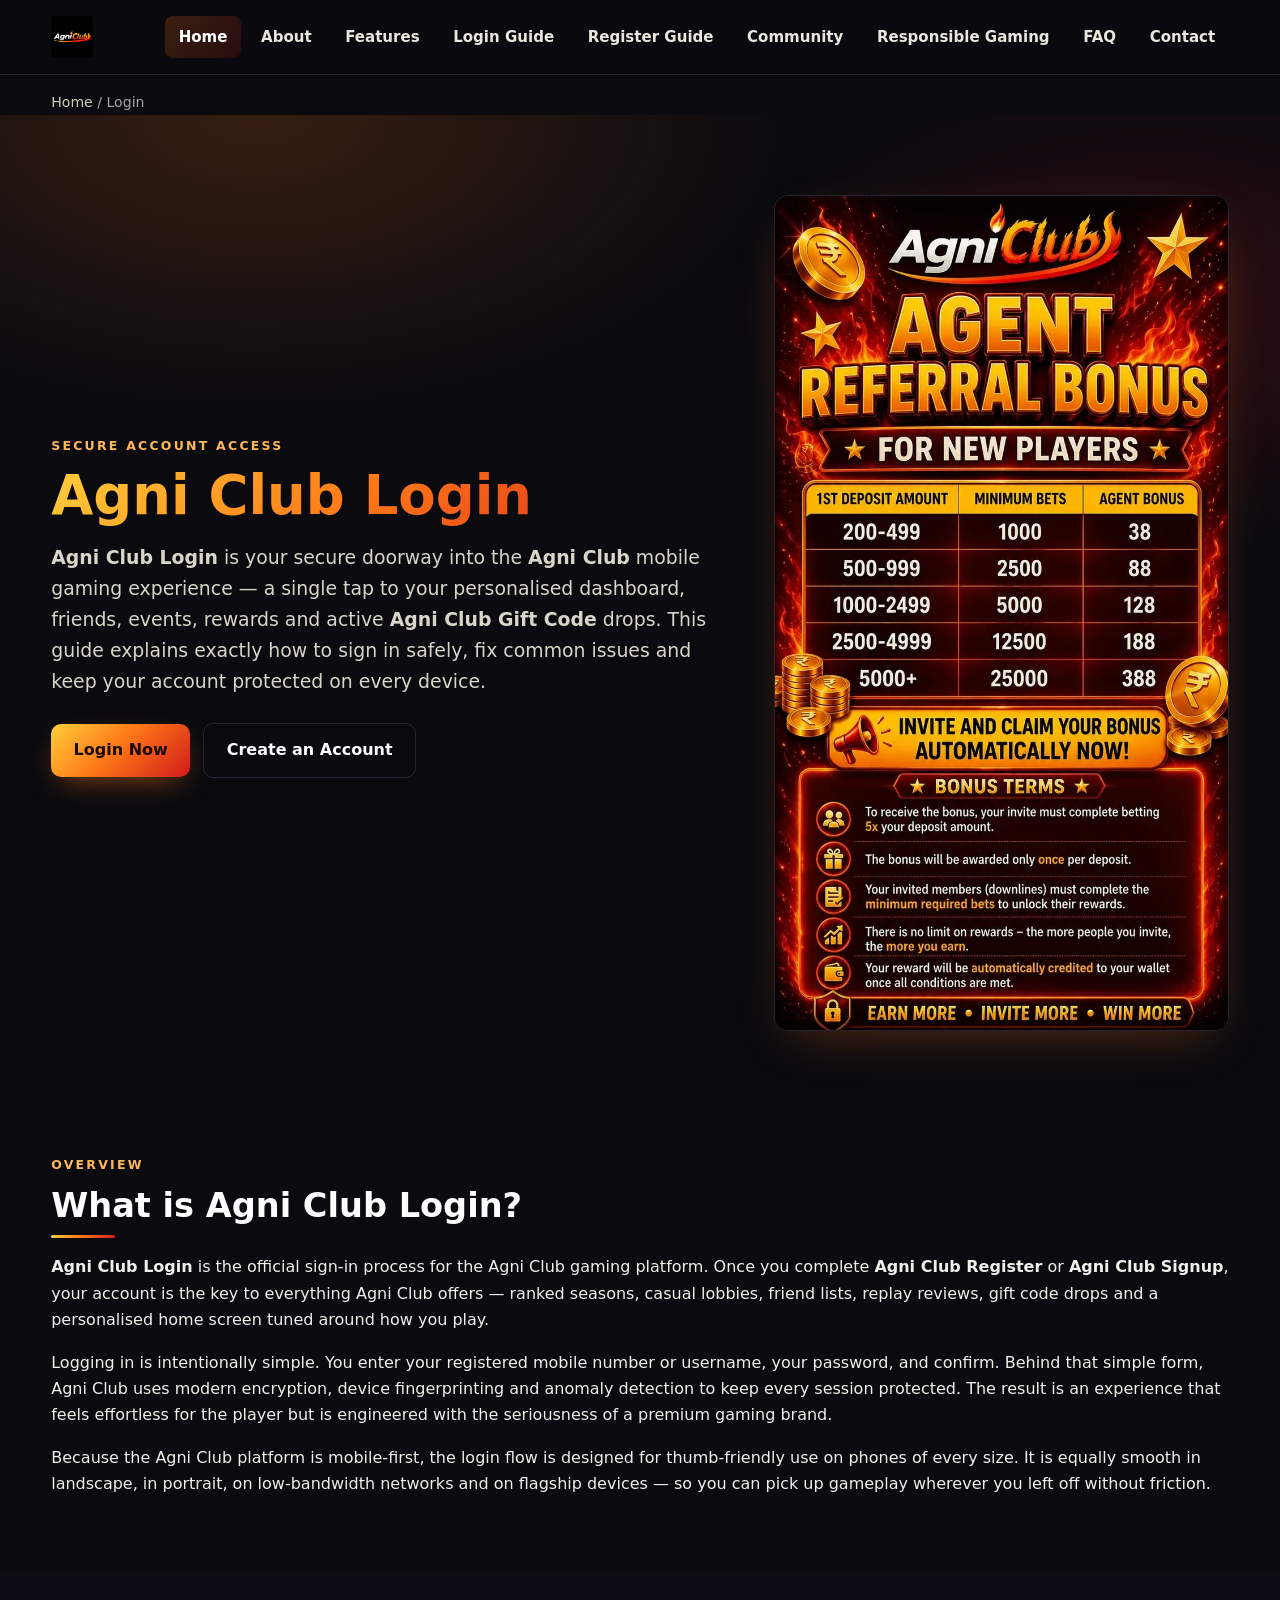
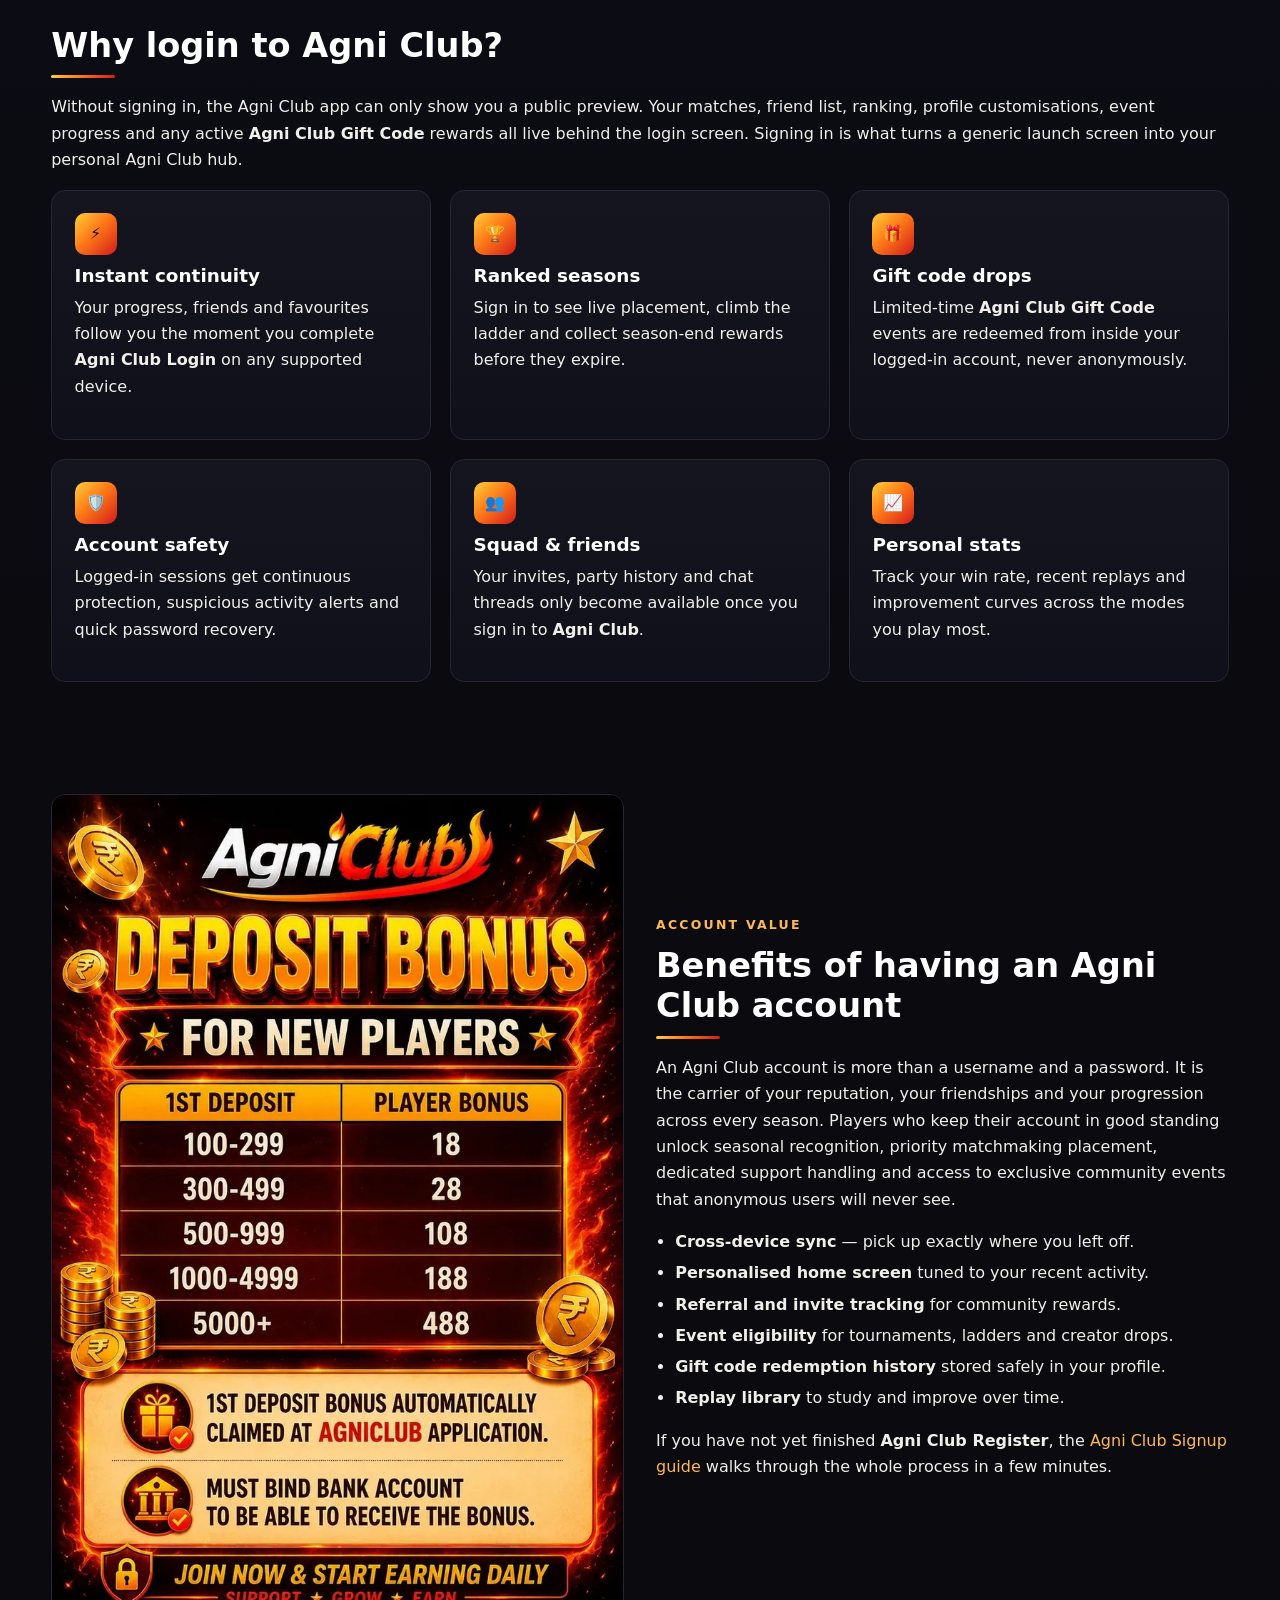
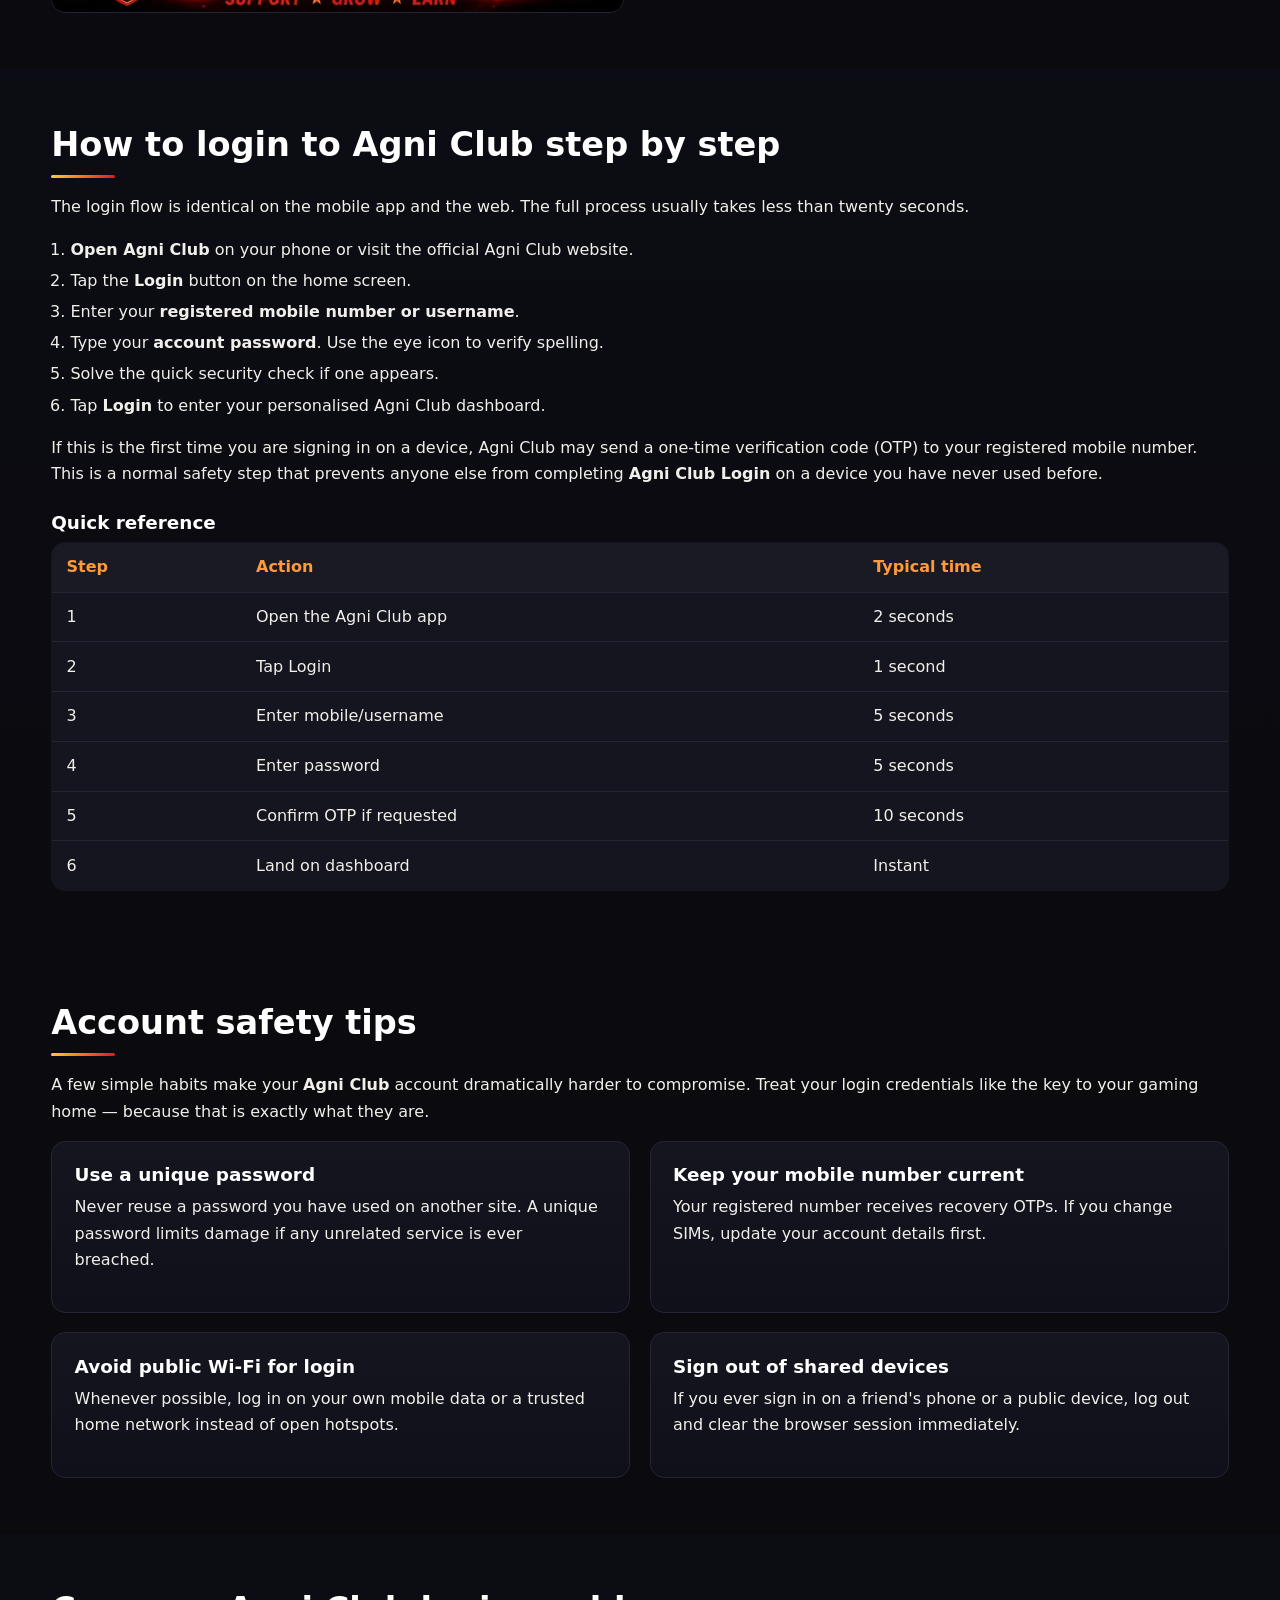
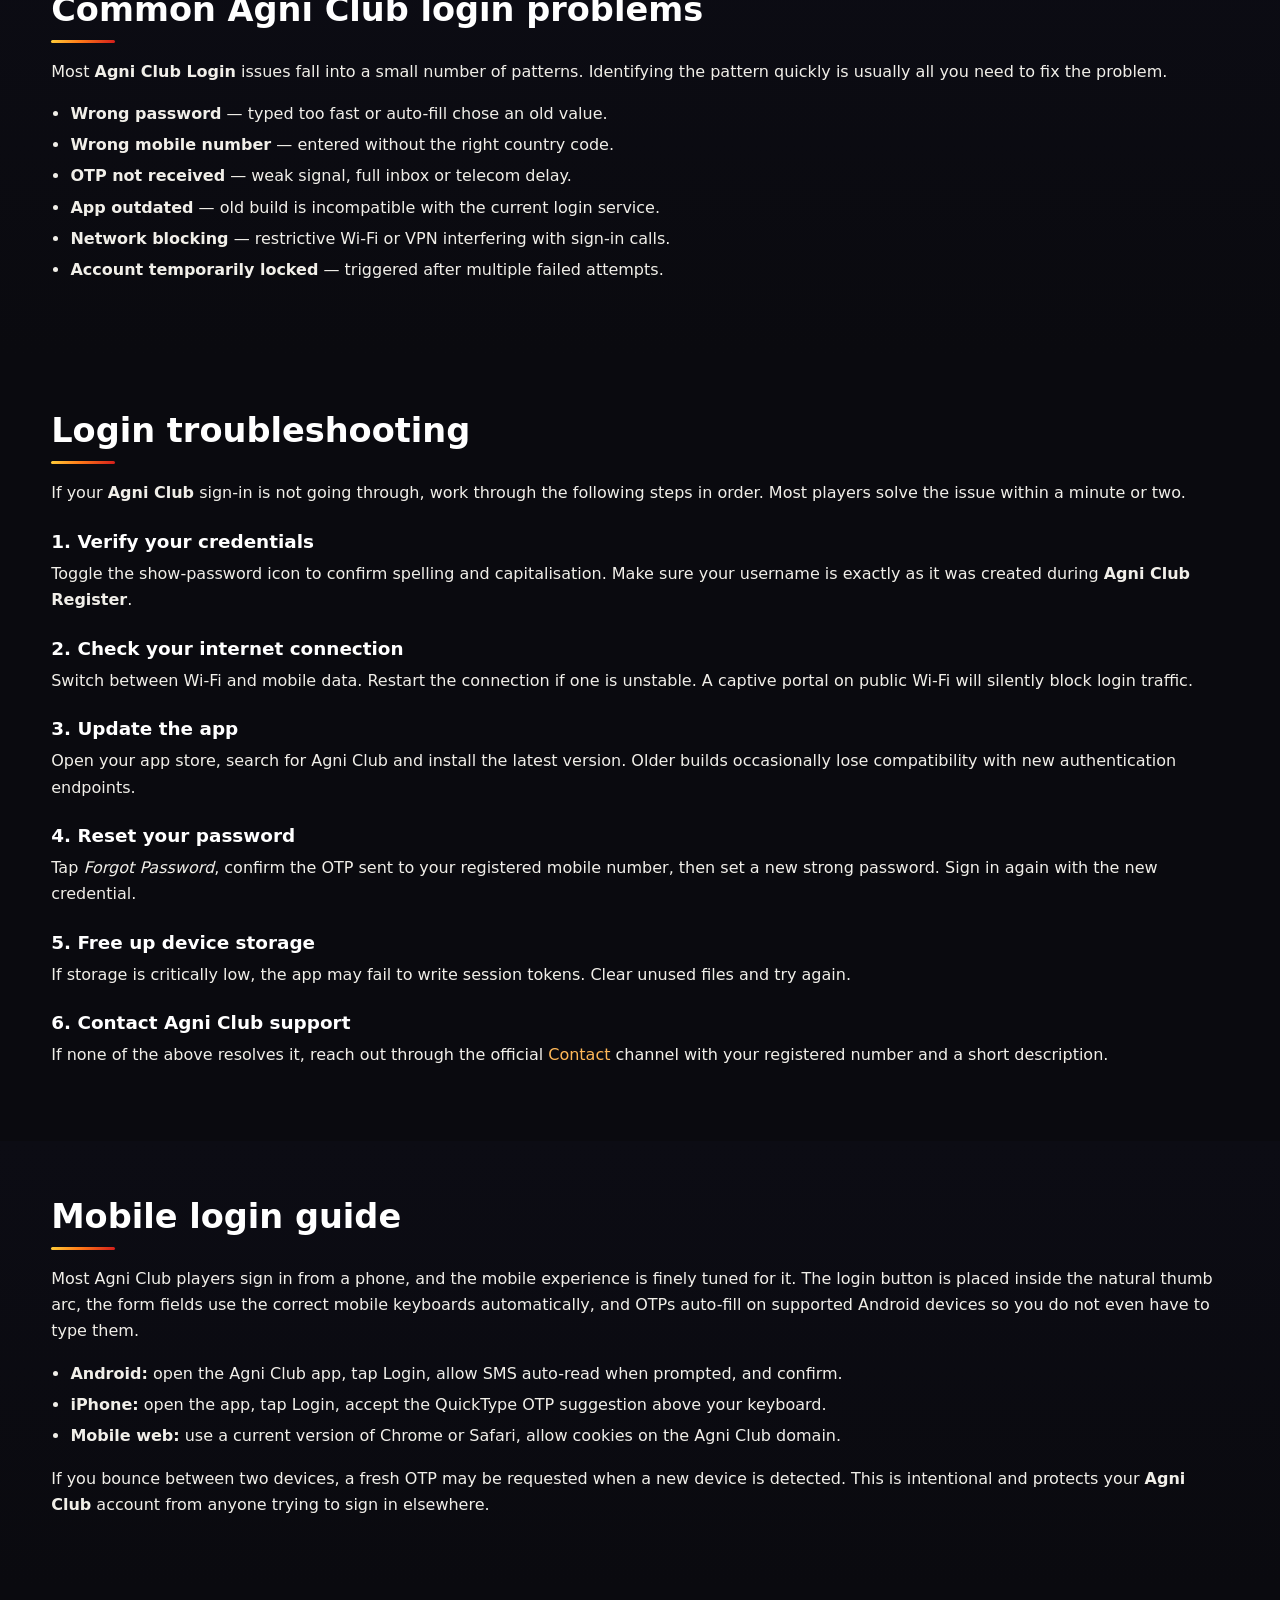
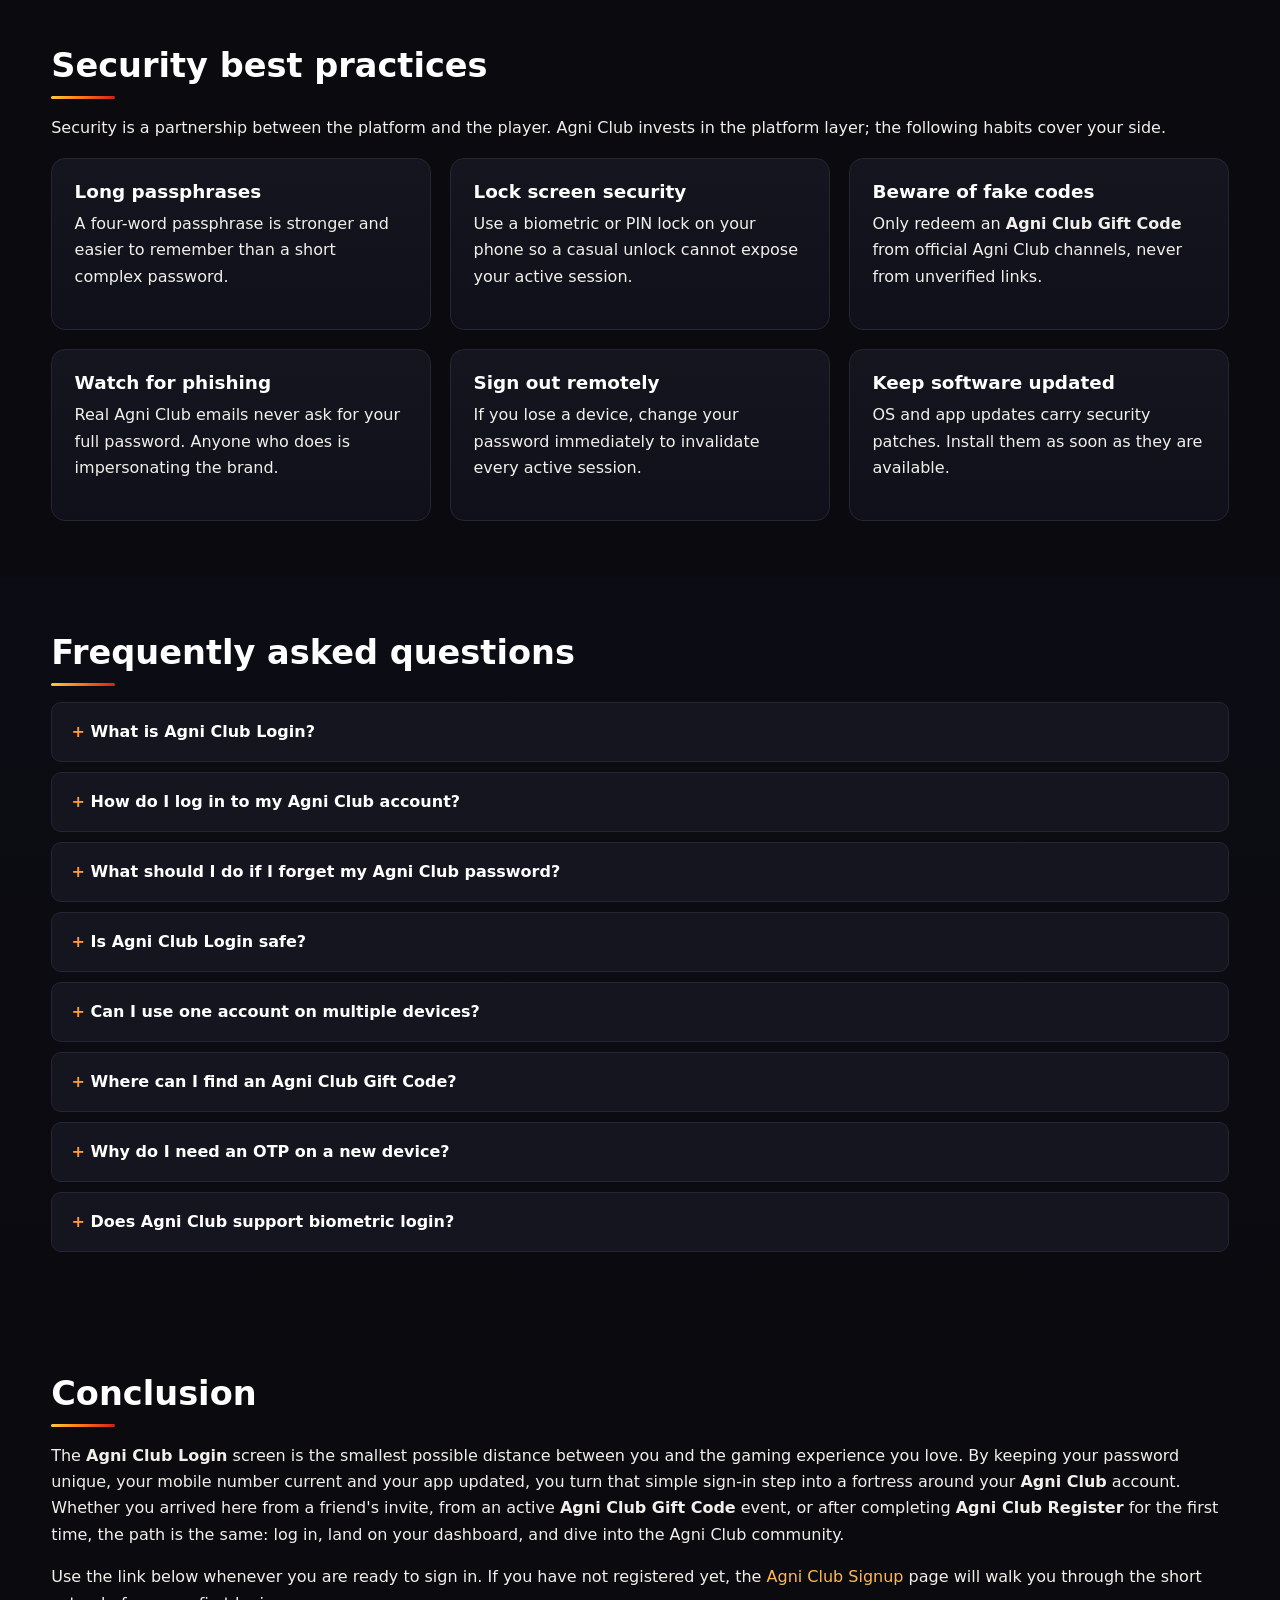
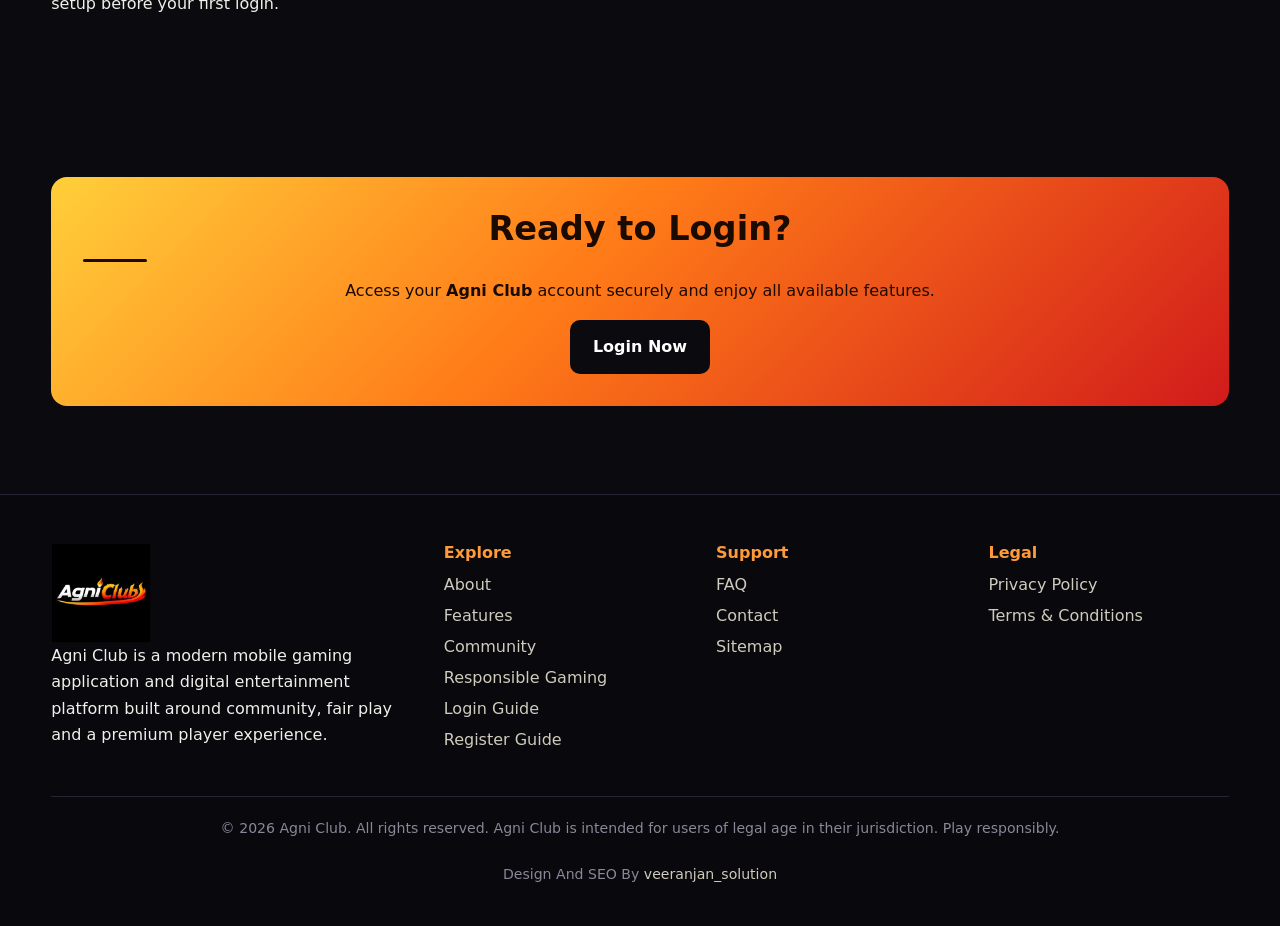
<file: login.html>
<!DOCTYPE html>
<html lang="en">
<head>
<meta charset="utf-8">
<meta name="viewport" content="width=device-width,initial-scale=1">
<title>Agni Club Login | Secure Sign In to Your Agni Club Account</title>
<meta name="description" content="Agni Club Login guide: sign in securely to your Agni Club account, fix common login issues, protect your profile and access rewards, gift codes and gameplay.">
<meta name="robots" content="index,follow,max-image-preview:large">
<meta name="author" content="Agni Club">
<meta name="theme-color" content="#0b0b10">
<link rel="canonical" href="https://agniclublogin.app/login.html">
<link rel="icon" type="image/svg+xml" href="/assets/favicon.svg">
<link rel="apple-touch-icon" href="/assets/logo.webp">

<meta property="og:type" content="article">
<meta property="og:site_name" content="Agni Club">
<meta property="og:title" content="Agni Club Login">
<meta property="og:description" content="Step-by-step Agni Club Login guide with safety tips, troubleshooting, mobile sign-in help and account security best practices.">
<meta property="og:url" content="https://agniclublogin.app/login.html">
<meta property="og:image" content="https://agniclublogin.app/assets/logo.webp">

<meta name="twitter:card" content="summary_large_image">
<meta name="twitter:title" content="Agni Club Login | Secure Sign In to Your Agni Club Account">
<meta name="twitter:description" content="Step-by-step Agni Club Login guide with safety tips, troubleshooting and account security best practices.">
<meta name="twitter:image" content="https://agniclublogin.app/assets/logo.webp">

<link rel="preload" href="/css/style.css" as="style">
<link rel="stylesheet" href="/css/style.css">

<script type="application/ld+json">{"@context":"https://schema.org","@type":"Organization","name":"Agni Club","url":"https://agniclublogin.app","logo":"https://agniclublogin.app/assets/logo.webp","description":"Agni Club is a modern mobile gaming application and digital entertainment platform."}</script>
<script type="application/ld+json">{"@context":"https://schema.org","@type":"WebSite","name":"Agni Club","url":"https://agniclublogin.app"}</script>
<script type="application/ld+json">{"@context":"https://schema.org","@type":"WebPage","name":"Agni Club Login","url":"https://agniclublogin.app/login.html","description":"Secure Agni Club Login page with step-by-step sign in guide, safety tips and troubleshooting.","inLanguage":"en"}</script>
<script type="application/ld+json">{"@context":"https://schema.org","@type":"BreadcrumbList","itemListElement":[{"@type":"ListItem","position":1,"name":"Home","item":"https://agniclublogin.app/"},{"@type":"ListItem","position":2,"name":"Login","item":"https://agniclublogin.app/login.html"}]}</script>
<script type="application/ld+json">{"@context":"https://schema.org","@type":"Article","headline":"Agni Club Login | Secure Sign In to Your Agni Club Account","description":"Step-by-step Agni Club Login guide with safety tips, troubleshooting, mobile sign-in help and account security best practices.","author":{"@type":"Organization","name":"Agni Club"},"publisher":{"@type":"Organization","name":"Agni Club","logo":{"@type":"ImageObject","url":"https://agniclublogin.app/assets/logo.webp"}},"image":"https://agniclublogin.app/assets/logo.webp","mainEntityOfPage":"https://agniclublogin.app/login.html"}</script>
<script type="application/ld+json">{"@context":"https://schema.org","@type":"FAQPage","mainEntity":[
{"@type":"Question","name":"What is Agni Club Login?","acceptedAnswer":{"@type":"Answer","text":"Agni Club Login is the secure sign-in process that lets registered players access their Agni Club account on mobile and desktop devices."}},
{"@type":"Question","name":"How do I log in to my Agni Club account?","acceptedAnswer":{"@type":"Answer","text":"Open the Agni Club app or website, tap Login, enter your registered mobile number or username, type your password and confirm. You will land on your personalised dashboard."}},
{"@type":"Question","name":"What should I do if I forget my Agni Club password?","acceptedAnswer":{"@type":"Answer","text":"Use the Forgot Password link on the Agni Club Login screen. Verify your registered mobile number with an OTP, then create a new strong password."}},
{"@type":"Question","name":"Is Agni Club Login safe?","acceptedAnswer":{"@type":"Answer","text":"Yes. Agni Club uses encryption, modern authentication and proactive monitoring to keep every login session safe."}},
{"@type":"Question","name":"Can I use one account on multiple devices?","acceptedAnswer":{"@type":"Answer","text":"Yes. You can sign in to your Agni Club account on any supported device. For security, avoid logging in on shared or public devices."}},
{"@type":"Question","name":"Where can I find an Agni Club Gift Code?","acceptedAnswer":{"@type":"Answer","text":"Agni Club Gift Code drops are announced through official channels during festivals, anniversaries and seasonal events, and applied inside the app after login."}}
]}</script>
</head>
<body>
<a class="skip" href="#main">Skip to main content</a>

<header class="site-header" role="banner">
  <div class="container nav-wrap">
    <a class="brand" href="/" aria-label="Agni Club home">
      <img src="/assets/logo.webp" alt="Agni Club gaming app logo" width="120" height="60" decoding="async">
    </a>
    <button class="nav-toggle" aria-label="Open menu" aria-expanded="false" id="navBtn">☰</button>
    <nav class="primary-nav" id="primaryNav" aria-label="Primary">
   <ul>
<li><a href="/index.html" aria-current="page">Home</a></li><li><a href="/about.html">About</a></li><li><a href="/features.html">Features</a></li><li><a href="/login.html">Login Guide</a><li><a href="/register.html">Register Guide</a><li><a href="/community.html">Community</a></li><li><a href="/responsible-gaming.html">Responsible Gaming</a></li><li><a href="/faq.html">FAQ</a></li><li><a href="/contact.html">Contact</a></li>
      </ul>
    </nav>
  </div>
</header>

<main id="main">

<div class="container">
  <nav class="breadcrumbs" aria-label="Breadcrumb">
    <a href="/">Home</a> / <span aria-current="page">Login</span>
  </nav>
</div>

<section class="hero">
  <div class="container hero-grid">
    <div>
      <span class="eyebrow">Secure account access</span>
      <h1>Agni Club Login</h1>
      <p class="lead"><strong>Agni Club Login</strong> is your secure doorway into the <strong>Agni Club</strong> mobile gaming experience — a single tap to your personalised dashboard, friends, events, rewards and active <strong>Agni Club Gift Code</strong> drops. This guide explains exactly how to sign in safely, fix common issues and keep your account protected on every device.</p>
      <p>
        <a class="btn btn-primary" href="#cta-login">Login Now</a>
        <a class="btn btn-ghost" href="/register.html">Create an Account</a>
      </p>
    </div>
    <div class="hero-art">
      <img src="/assets/referral-super-bonus.webp" alt="Agni Club Login dashboard preview with player rewards" width="800" height="1422" loading="eager" fetchpriority="high">
    </div>
  </div>
</section>

<section>
  <div class="container">
    <span class="eyebrow">Overview</span>
    <h2>What is Agni Club Login?</h2>
    <p><strong>Agni Club Login</strong> is the official sign-in process for the Agni Club gaming platform. Once you complete <strong>Agni Club Register</strong> or <strong>Agni Club Signup</strong>, your account is the key to everything Agni Club offers — ranked seasons, casual lobbies, friend lists, replay reviews, gift code drops and a personalised home screen tuned around how you play.</p>
    <p>Logging in is intentionally simple. You enter your registered mobile number or username, your password, and confirm. Behind that simple form, Agni Club uses modern encryption, device fingerprinting and anomaly detection to keep every session protected. The result is an experience that feels effortless for the player but is engineered with the seriousness of a premium gaming brand.</p>
    <p>Because the Agni Club platform is mobile-first, the login flow is designed for thumb-friendly use on phones of every size. It is equally smooth in landscape, in portrait, on low-bandwidth networks and on flagship devices — so you can pick up gameplay wherever you left off without friction.</p>
  </div>
</section>

<section class="section-alt">
  <div class="container">
    <h2>Why login to Agni Club?</h2>
    <p>Without signing in, the Agni Club app can only show you a public preview. Your matches, friend list, ranking, profile customisations, event progress and any active <strong>Agni Club Gift Code</strong> rewards all live behind the login screen. Signing in is what turns a generic launch screen into your personal Agni Club hub.</p>
    <div class="grid cols-3">
      <article class="card"><div class="ico">⚡</div><h3>Instant continuity</h3><p>Your progress, friends and favourites follow you the moment you complete <strong>Agni Club Login</strong> on any supported device.</p></article>
      <article class="card"><div class="ico">🏆</div><h3>Ranked seasons</h3><p>Sign in to see live placement, climb the ladder and collect season-end rewards before they expire.</p></article>
      <article class="card"><div class="ico">🎁</div><h3>Gift code drops</h3><p>Limited-time <strong>Agni Club Gift Code</strong> events are redeemed from inside your logged-in account, never anonymously.</p></article>
      <article class="card"><div class="ico">🛡️</div><h3>Account safety</h3><p>Logged-in sessions get continuous protection, suspicious activity alerts and quick password recovery.</p></article>
      <article class="card"><div class="ico">👥</div><h3>Squad & friends</h3><p>Your invites, party history and chat threads only become available once you sign in to <strong>Agni Club</strong>.</p></article>
      <article class="card"><div class="ico">📈</div><h3>Personal stats</h3><p>Track your win rate, recent replays and improvement curves across the modes you play most.</p></article>
    </div>
  </div>
</section>

<section>
  <div class="container split">
    <img src="/assets/deposit-bonus.webp" alt="Agni Club account benefits after login" loading="lazy" width="800" height="1142">
    <div>
      <span class="eyebrow">Account value</span>
      <h2>Benefits of having an Agni Club account</h2>
      <p>An Agni Club account is more than a username and a password. It is the carrier of your reputation, your friendships and your progression across every season. Players who keep their account in good standing unlock seasonal recognition, priority matchmaking placement, dedicated support handling and access to exclusive community events that anonymous users will never see.</p>
      <ul>
        <li><strong>Cross-device sync</strong> — pick up exactly where you left off.</li>
        <li><strong>Personalised home screen</strong> tuned to your recent activity.</li>
        <li><strong>Referral and invite tracking</strong> for community rewards.</li>
        <li><strong>Event eligibility</strong> for tournaments, ladders and creator drops.</li>
        <li><strong>Gift code redemption history</strong> stored safely in your profile.</li>
        <li><strong>Replay library</strong> to study and improve over time.</li>
      </ul>
      <p>If you have not yet finished <strong>Agni Club Register</strong>, the <a href="/register.html">Agni Club Signup guide</a> walks through the whole process in a few minutes.</p>
    </div>
  </div>
</section>

<section class="section-alt">
  <div class="container">
    <h2>How to login to Agni Club step by step</h2>
    <p>The login flow is identical on the mobile app and the web. The full process usually takes less than twenty seconds.</p>
    <ol>
      <li><strong>Open Agni Club</strong> on your phone or visit the official Agni Club website.</li>
      <li>Tap the <strong>Login</strong> button on the home screen.</li>
      <li>Enter your <strong>registered mobile number or username</strong>.</li>
      <li>Type your <strong>account password</strong>. Use the eye icon to verify spelling.</li>
      <li>Solve the quick security check if one appears.</li>
      <li>Tap <strong>Login</strong> to enter your personalised Agni Club dashboard.</li>
    </ol>
    <p>If this is the first time you are signing in on a device, Agni Club may send a one-time verification code (OTP) to your registered mobile number. This is a normal safety step that prevents anyone else from completing <strong>Agni Club Login</strong> on a device you have never used before.</p>

    <h3>Quick reference</h3>
    <table>
      <thead>
        <tr><th>Step</th><th>Action</th><th>Typical time</th></tr>
      </thead>
      <tbody>
        <tr><td>1</td><td>Open the Agni Club app</td><td>2 seconds</td></tr>
        <tr><td>2</td><td>Tap Login</td><td>1 second</td></tr>
        <tr><td>3</td><td>Enter mobile/username</td><td>5 seconds</td></tr>
        <tr><td>4</td><td>Enter password</td><td>5 seconds</td></tr>
        <tr><td>5</td><td>Confirm OTP if requested</td><td>10 seconds</td></tr>
        <tr><td>6</td><td>Land on dashboard</td><td>Instant</td></tr>
      </tbody>
    </table>
  </div>
</section>

<section>
  <div class="container">
    <h2>Account safety tips</h2>
    <p>A few simple habits make your <strong>Agni Club</strong> account dramatically harder to compromise. Treat your login credentials like the key to your gaming home — because that is exactly what they are.</p>
    <div class="grid cols-2">
      <div class="card"><h3>Use a unique password</h3><p>Never reuse a password you have used on another site. A unique password limits damage if any unrelated service is ever breached.</p></div>
      <div class="card"><h3>Keep your mobile number current</h3><p>Your registered number receives recovery OTPs. If you change SIMs, update your account details first.</p></div>
      <div class="card"><h3>Avoid public Wi-Fi for login</h3><p>Whenever possible, log in on your own mobile data or a trusted home network instead of open hotspots.</p></div>
      <div class="card"><h3>Sign out of shared devices</h3><p>If you ever sign in on a friend's phone or a public device, log out and clear the browser session immediately.</p></div>
    </div>
  </div>
</section>

<section class="section-alt">
  <div class="container">
    <h2>Common Agni Club login problems</h2>
    <p>Most <strong>Agni Club Login</strong> issues fall into a small number of patterns. Identifying the pattern quickly is usually all you need to fix the problem.</p>
    <ul>
      <li><strong>Wrong password</strong> — typed too fast or auto-fill chose an old value.</li>
      <li><strong>Wrong mobile number</strong> — entered without the right country code.</li>
      <li><strong>OTP not received</strong> — weak signal, full inbox or telecom delay.</li>
      <li><strong>App outdated</strong> — old build is incompatible with the current login service.</li>
      <li><strong>Network blocking</strong> — restrictive Wi-Fi or VPN interfering with sign-in calls.</li>
      <li><strong>Account temporarily locked</strong> — triggered after multiple failed attempts.</li>
    </ul>
  </div>
</section>

<section>
  <div class="container">
    <h2>Login troubleshooting</h2>
    <p>If your <strong>Agni Club</strong> sign-in is not going through, work through the following steps in order. Most players solve the issue within a minute or two.</p>
    <h3>1. Verify your credentials</h3>
    <p>Toggle the show-password icon to confirm spelling and capitalisation. Make sure your username is exactly as it was created during <strong>Agni Club Register</strong>.</p>
    <h3>2. Check your internet connection</h3>
    <p>Switch between Wi-Fi and mobile data. Restart the connection if one is unstable. A captive portal on public Wi-Fi will silently block login traffic.</p>
    <h3>3. Update the app</h3>
    <p>Open your app store, search for Agni Club and install the latest version. Older builds occasionally lose compatibility with new authentication endpoints.</p>
    <h3>4. Reset your password</h3>
    <p>Tap <em>Forgot Password</em>, confirm the OTP sent to your registered mobile number, then set a new strong password. Sign in again with the new credential.</p>
    <h3>5. Free up device storage</h3>
    <p>If storage is critically low, the app may fail to write session tokens. Clear unused files and try again.</p>
    <h3>6. Contact Agni Club support</h3>
    <p>If none of the above resolves it, reach out through the official <a href="/contact.html">Contact</a> channel with your registered number and a short description.</p>
  </div>
</section>

<section class="section-alt">
  <div class="container">
    <h2>Mobile login guide</h2>
    <p>Most Agni Club players sign in from a phone, and the mobile experience is finely tuned for it. The login button is placed inside the natural thumb arc, the form fields use the correct mobile keyboards automatically, and OTPs auto-fill on supported Android devices so you do not even have to type them.</p>
    <ul>
      <li><strong>Android:</strong> open the Agni Club app, tap Login, allow SMS auto-read when prompted, and confirm.</li>
      <li><strong>iPhone:</strong> open the app, tap Login, accept the QuickType OTP suggestion above your keyboard.</li>
      <li><strong>Mobile web:</strong> use a current version of Chrome or Safari, allow cookies on the Agni Club domain.</li>
    </ul>
    <p>If you bounce between two devices, a fresh OTP may be requested when a new device is detected. This is intentional and protects your <strong>Agni Club</strong> account from anyone trying to sign in elsewhere.</p>
  </div>
</section>

<section>
  <div class="container">
    <h2>Security best practices</h2>
    <p>Security is a partnership between the platform and the player. Agni Club invests in the platform layer; the following habits cover your side.</p>
    <div class="grid cols-3">
      <article class="card"><h3>Long passphrases</h3><p>A four-word passphrase is stronger and easier to remember than a short complex password.</p></article>
      <article class="card"><h3>Lock screen security</h3><p>Use a biometric or PIN lock on your phone so a casual unlock cannot expose your active session.</p></article>
      <article class="card"><h3>Beware of fake codes</h3><p>Only redeem an <strong>Agni Club Gift Code</strong> from official Agni Club channels, never from unverified links.</p></article>
      <article class="card"><h3>Watch for phishing</h3><p>Real Agni Club emails never ask for your full password. Anyone who does is impersonating the brand.</p></article>
      <article class="card"><h3>Sign out remotely</h3><p>If you lose a device, change your password immediately to invalidate every active session.</p></article>
      <article class="card"><h3>Keep software updated</h3><p>OS and app updates carry security patches. Install them as soon as they are available.</p></article>
    </div>
  </div>
</section>

<section class="section-alt faq">
  <div class="container">
    <h2>Frequently asked questions</h2>
    <details><summary>What is Agni Club Login?</summary><p><strong>Agni Club Login</strong> is the secure sign-in process that lets registered players access their Agni Club account on mobile and desktop devices.</p></details>
    <details><summary>How do I log in to my Agni Club account?</summary><p>Open the Agni Club app or website, tap <strong>Login</strong>, enter your registered mobile number or username, type your password and confirm. You will land on your personalised dashboard.</p></details>
    <details><summary>What should I do if I forget my Agni Club password?</summary><p>Use the <em>Forgot Password</em> link on the <strong>Agni Club Login</strong> screen. Verify your registered mobile number with an OTP, then create a new strong password.</p></details>
    <details><summary>Is Agni Club Login safe?</summary><p>Yes. Agni Club uses encryption, modern authentication and proactive monitoring to keep every login session safe across devices.</p></details>
    <details><summary>Can I use one account on multiple devices?</summary><p>Yes. You can sign in to your <strong>Agni Club</strong> account on any supported device. For security, avoid logging in on shared or public devices.</p></details>
    <details><summary>Where can I find an Agni Club Gift Code?</summary><p><strong>Agni Club Gift Code</strong> drops are announced through official Agni Club channels during festivals, anniversaries and seasonal events, then applied directly inside the app once you are logged in.</p></details>
    <details><summary>Why do I need an OTP on a new device?</summary><p>OTP verification on a new device is a safety step that prevents anyone else from completing <strong>Agni Club Login</strong> using only your password.</p></details>
    <details><summary>Does Agni Club support biometric login?</summary><p>On supported devices, you can pair fingerprint or face unlock with your saved Agni Club session for a faster sign-in after the first password login.</p></details>
  </div>
</section>

<section>
  <div class="container">
    <h2>Conclusion</h2>
    <p>The <strong>Agni Club Login</strong> screen is the smallest possible distance between you and the gaming experience you love. By keeping your password unique, your mobile number current and your app updated, you turn that simple sign-in step into a fortress around your <strong>Agni Club</strong> account. Whether you arrived here from a friend's invite, from an active <strong>Agni Club Gift Code</strong> event, or after completing <strong>Agni Club Register</strong> for the first time, the path is the same: log in, land on your dashboard, and dive into the Agni Club community.</p>
    <p>Use the link below whenever you are ready to sign in. If you have not registered yet, the <a href="/register.html">Agni Club Signup</a> page will walk you through the short setup before your first login.</p>
  </div>
</section>

<section id="cta-login">
  <div class="container">
    <div class="cta">
      <h2>Ready to Login?</h2>
      <p>Access your <strong>Agni Club</strong> account securely and enjoy all available features.</p>
      <a class="btn btn-primary" href="/index.html" aria-label="Agni Club Login Now">Login Now</a>
    </div>
  </div>
</section>

</main>
<footer class="site-footer" role="contentinfo">
  <div class="container foot-grid">
    <div>
      <img src="/assets/logo.webp" alt="Agni Club" width="100" height="50" loading="lazy">
      <p>Agni Club is a modern mobile gaming application and digital entertainment platform built around community, fair play and a premium player experience.</p>
    </div>
    <div>
      <h2>Explore</h2>
      <ul>
        <li><a href="/about.html">About</a></li>
        <li><a href="/features.html">Features</a></li>
        <li><a href="/community.html">Community</a></li>
        <li><a href="/responsible-gaming.html">Responsible Gaming</a></li>
        <li><a href="/login.html">Login Guide</a></li>
        <li><a href="/Register.html">Register Guide</a></li>
      </ul>
    </div>
    <div>
      <h2>Support</h2>
      <ul>
        <li><a href="/faq.html">FAQ</a></li>
        <li><a href="/contact.html">Contact</a></li>
        <li><a href="/sitemap.html">Sitemap</a></li>
      </ul>
    </div>
    <div>
      <h2>Legal</h2>
      <ul>
        <li><a href="/privacy-policy.html">Privacy Policy</a></li>
        <li><a href="/terms-conditions.html">Terms &amp; Conditions</a></li>
      </ul>
    </div>
  </div>
 <div class="container foot-bottom">
  <p>
    © <span id="yr"></span> Agni Club. All rights reserved. Agni Club is intended for users of legal age in their jurisdiction. Play responsibly.
    <br><br>
    Design And SEO By
    <a href="https://t.me/veeranjan_solutions1" target="_blank" rel="noopener">
      veeranjan_solution
    </a>
  </p>
</div>
</footer>
<script src="/js/main.js" defer></script>
</body>
</html>
</file>
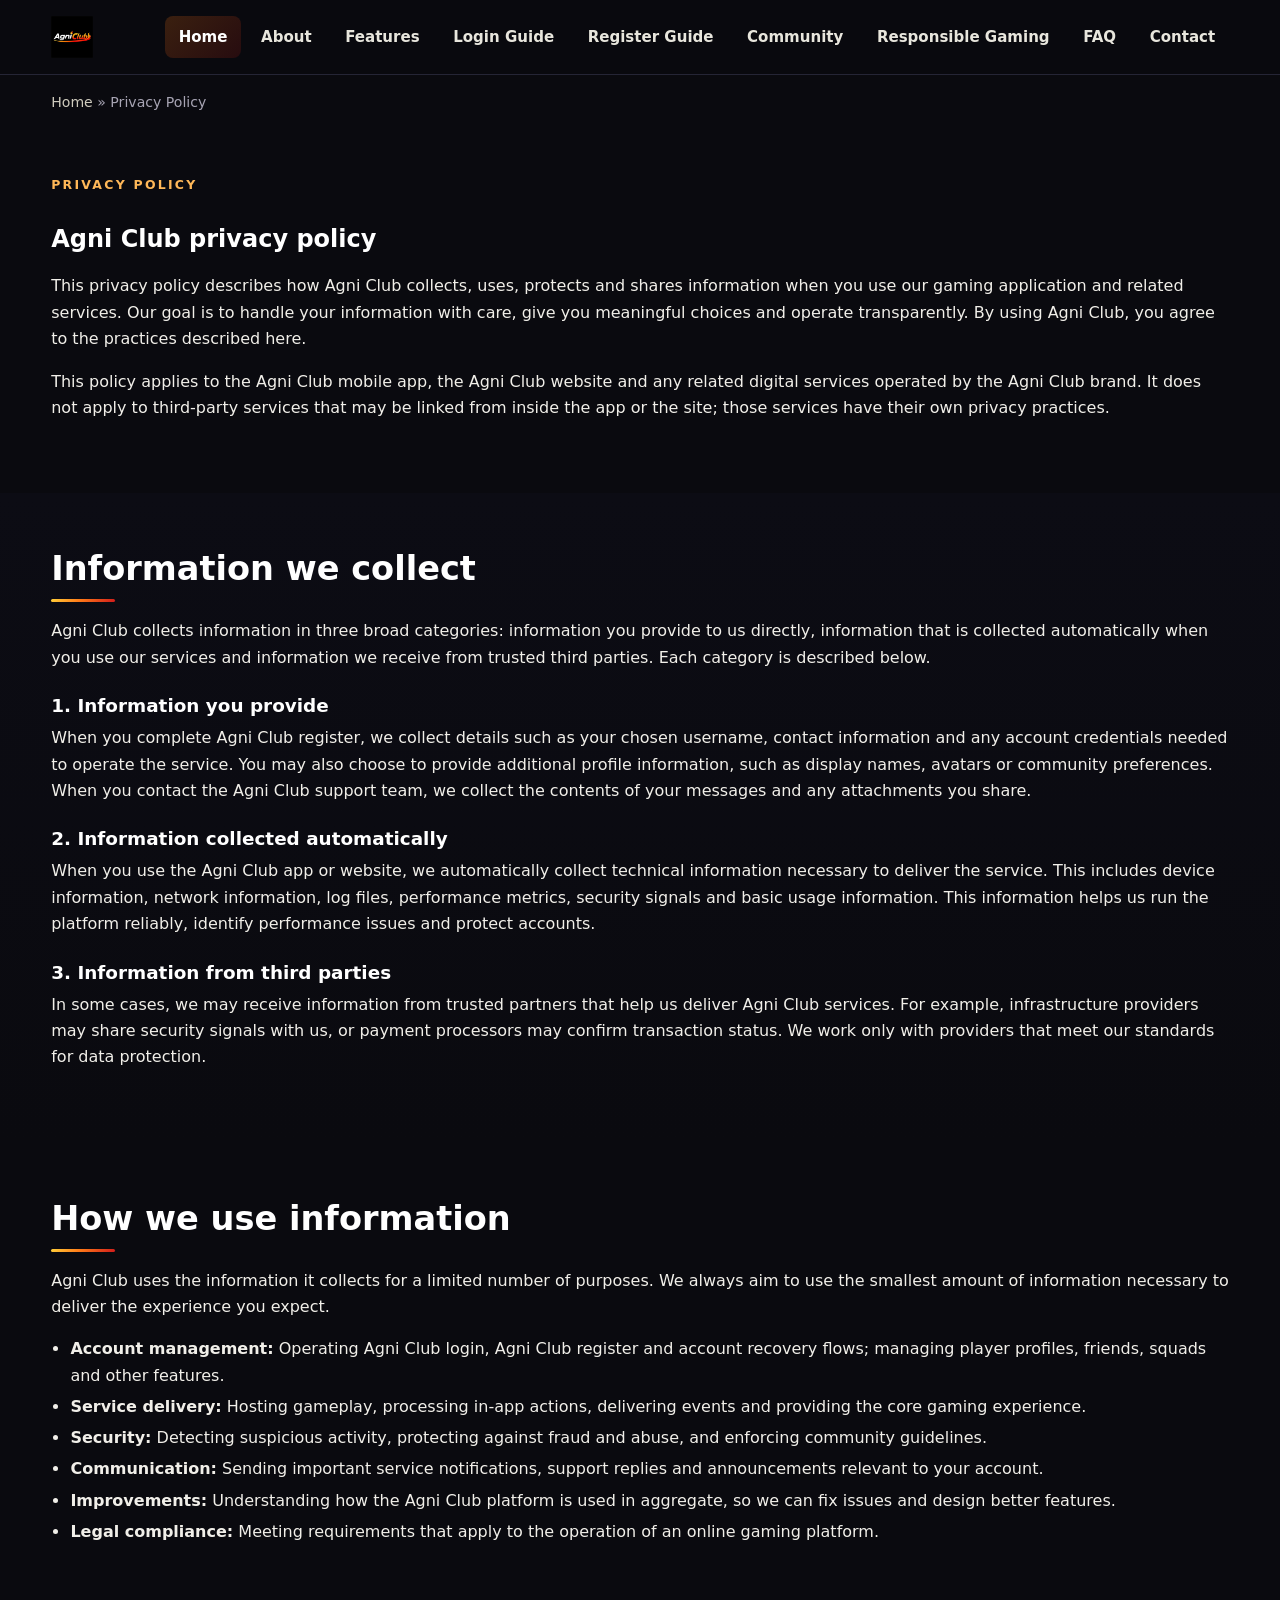
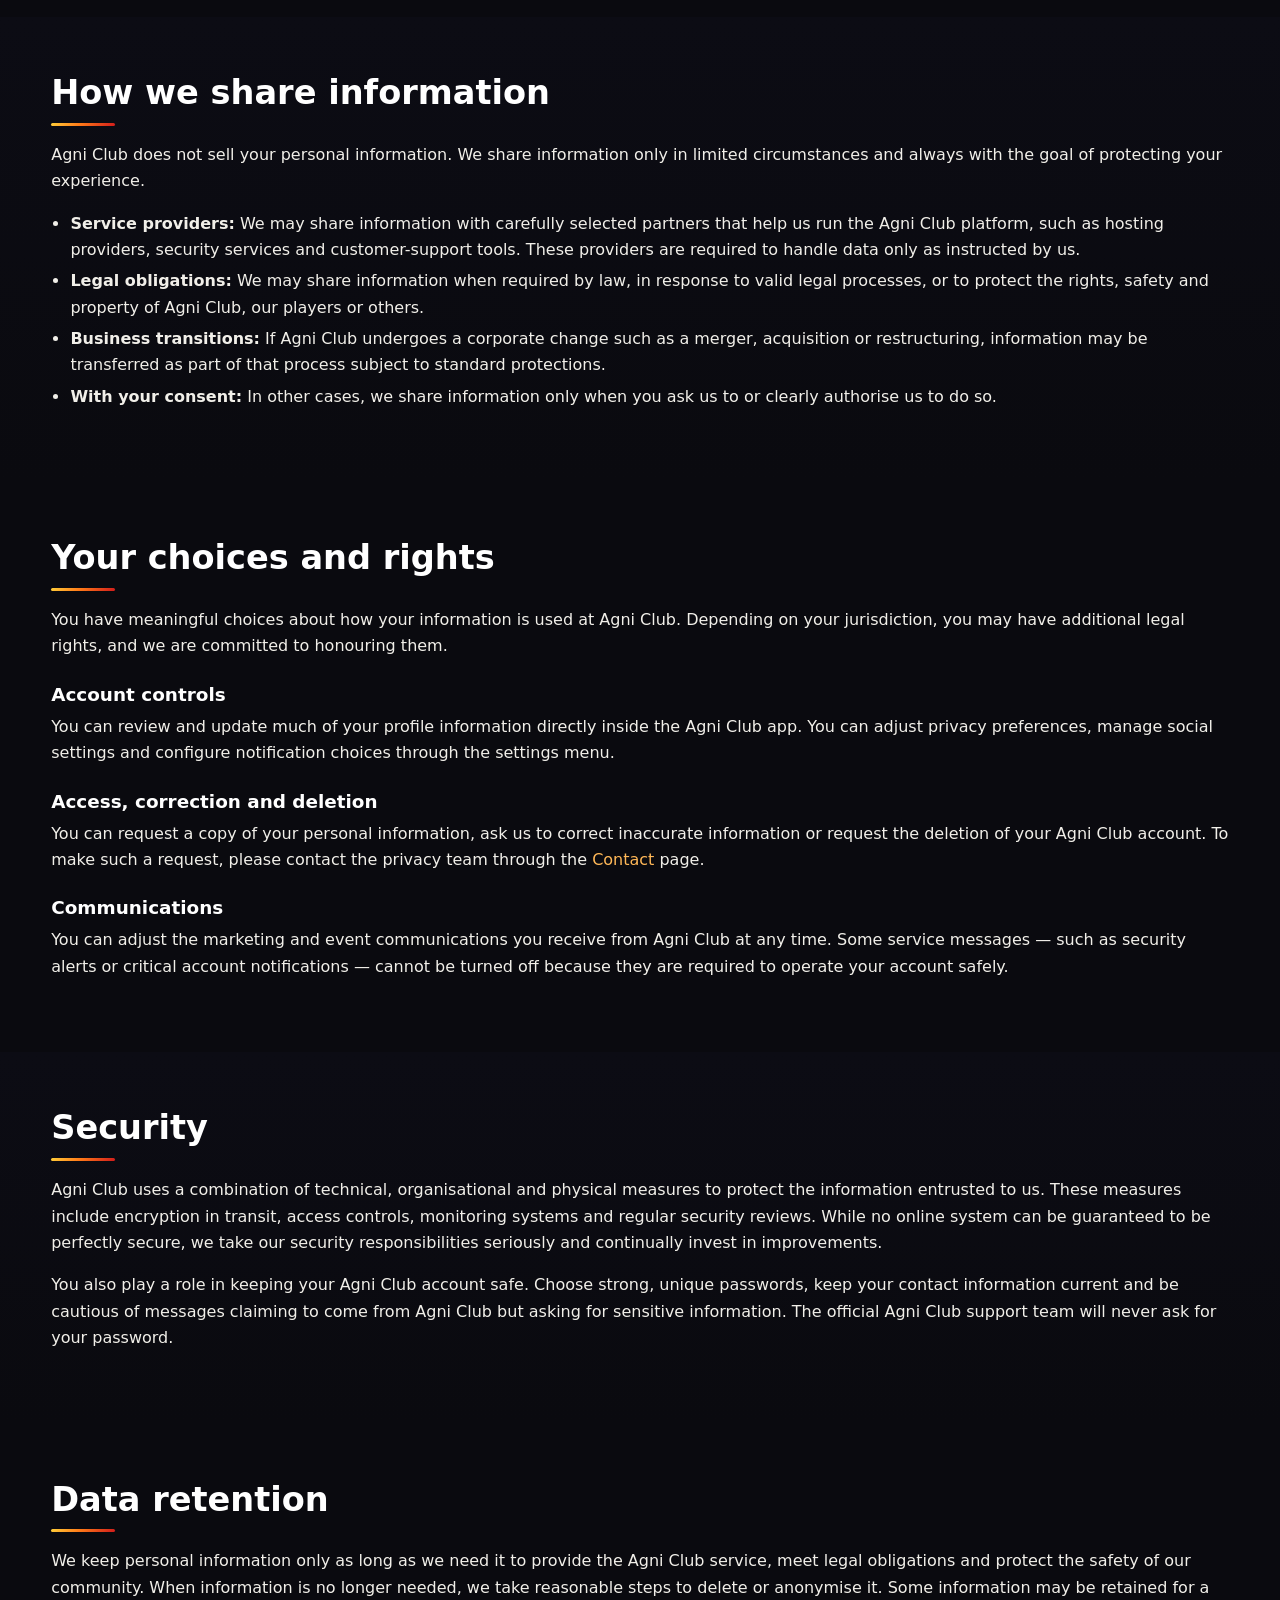
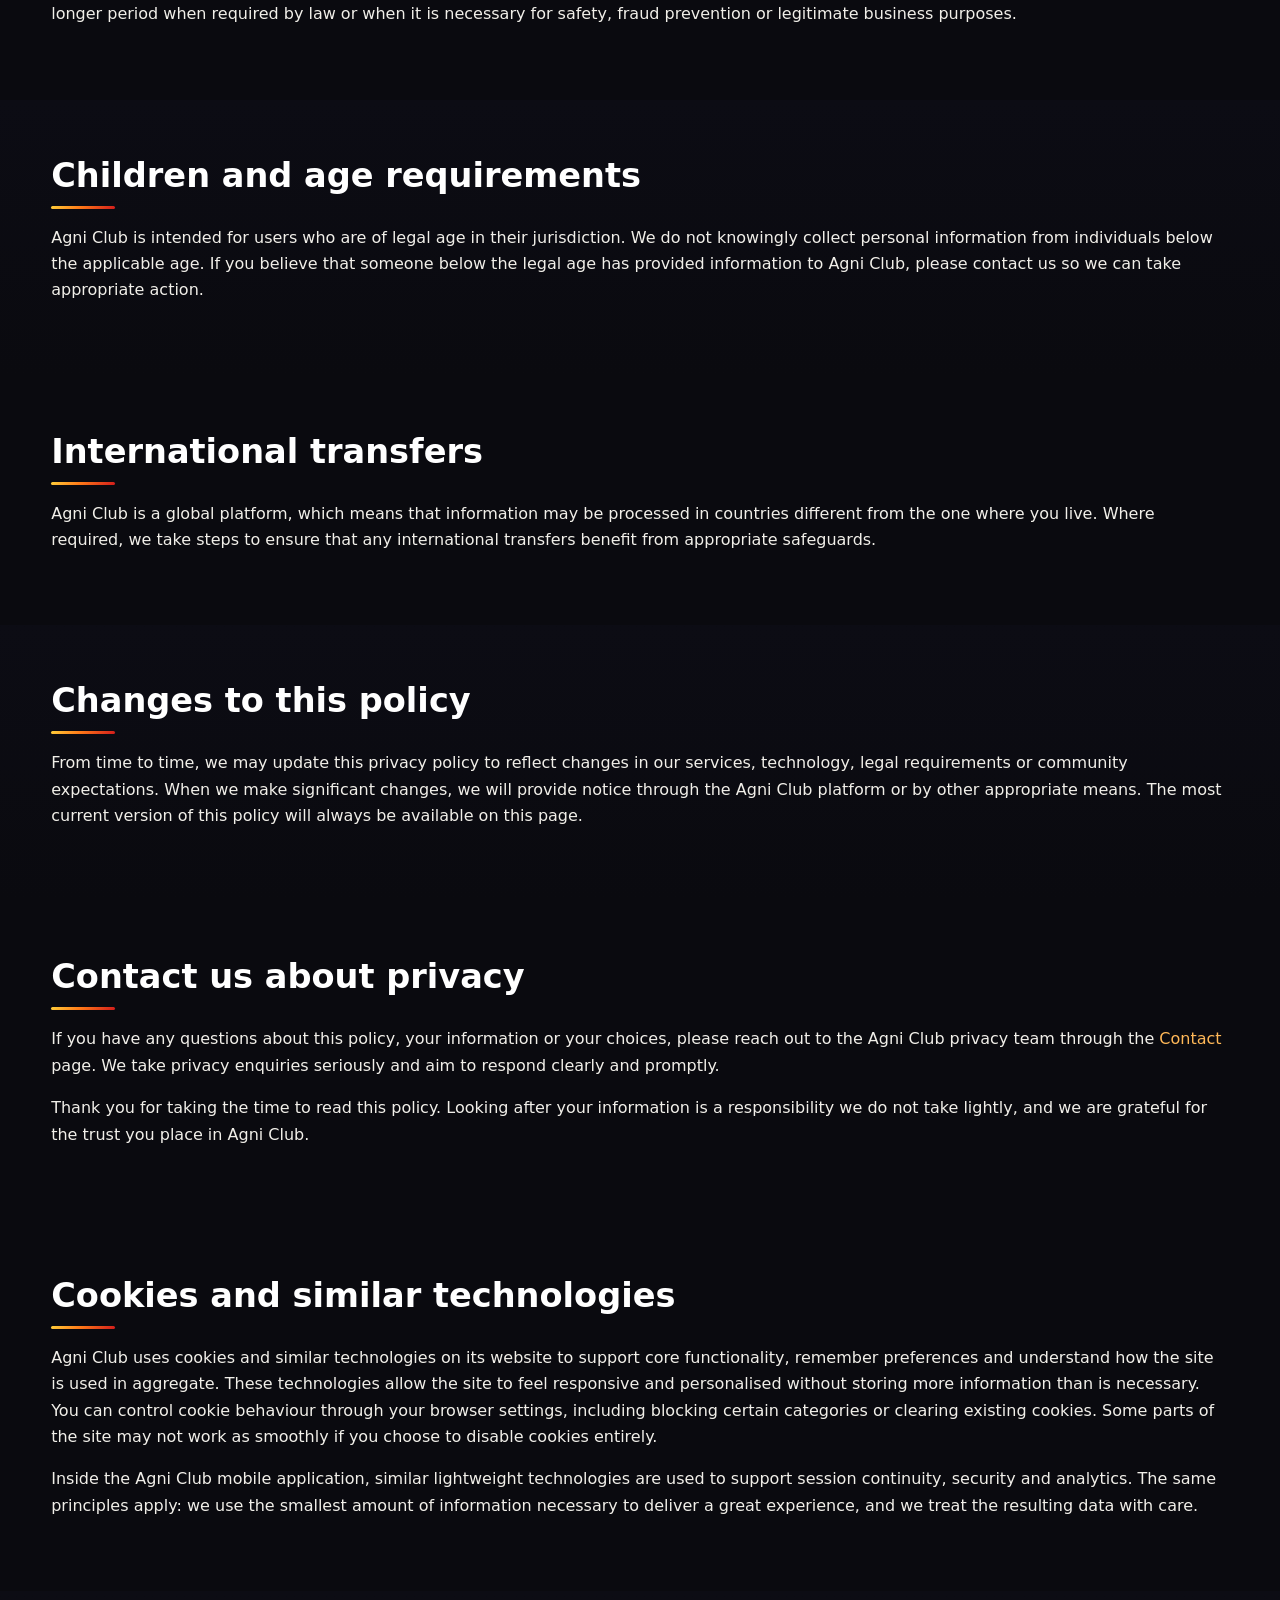
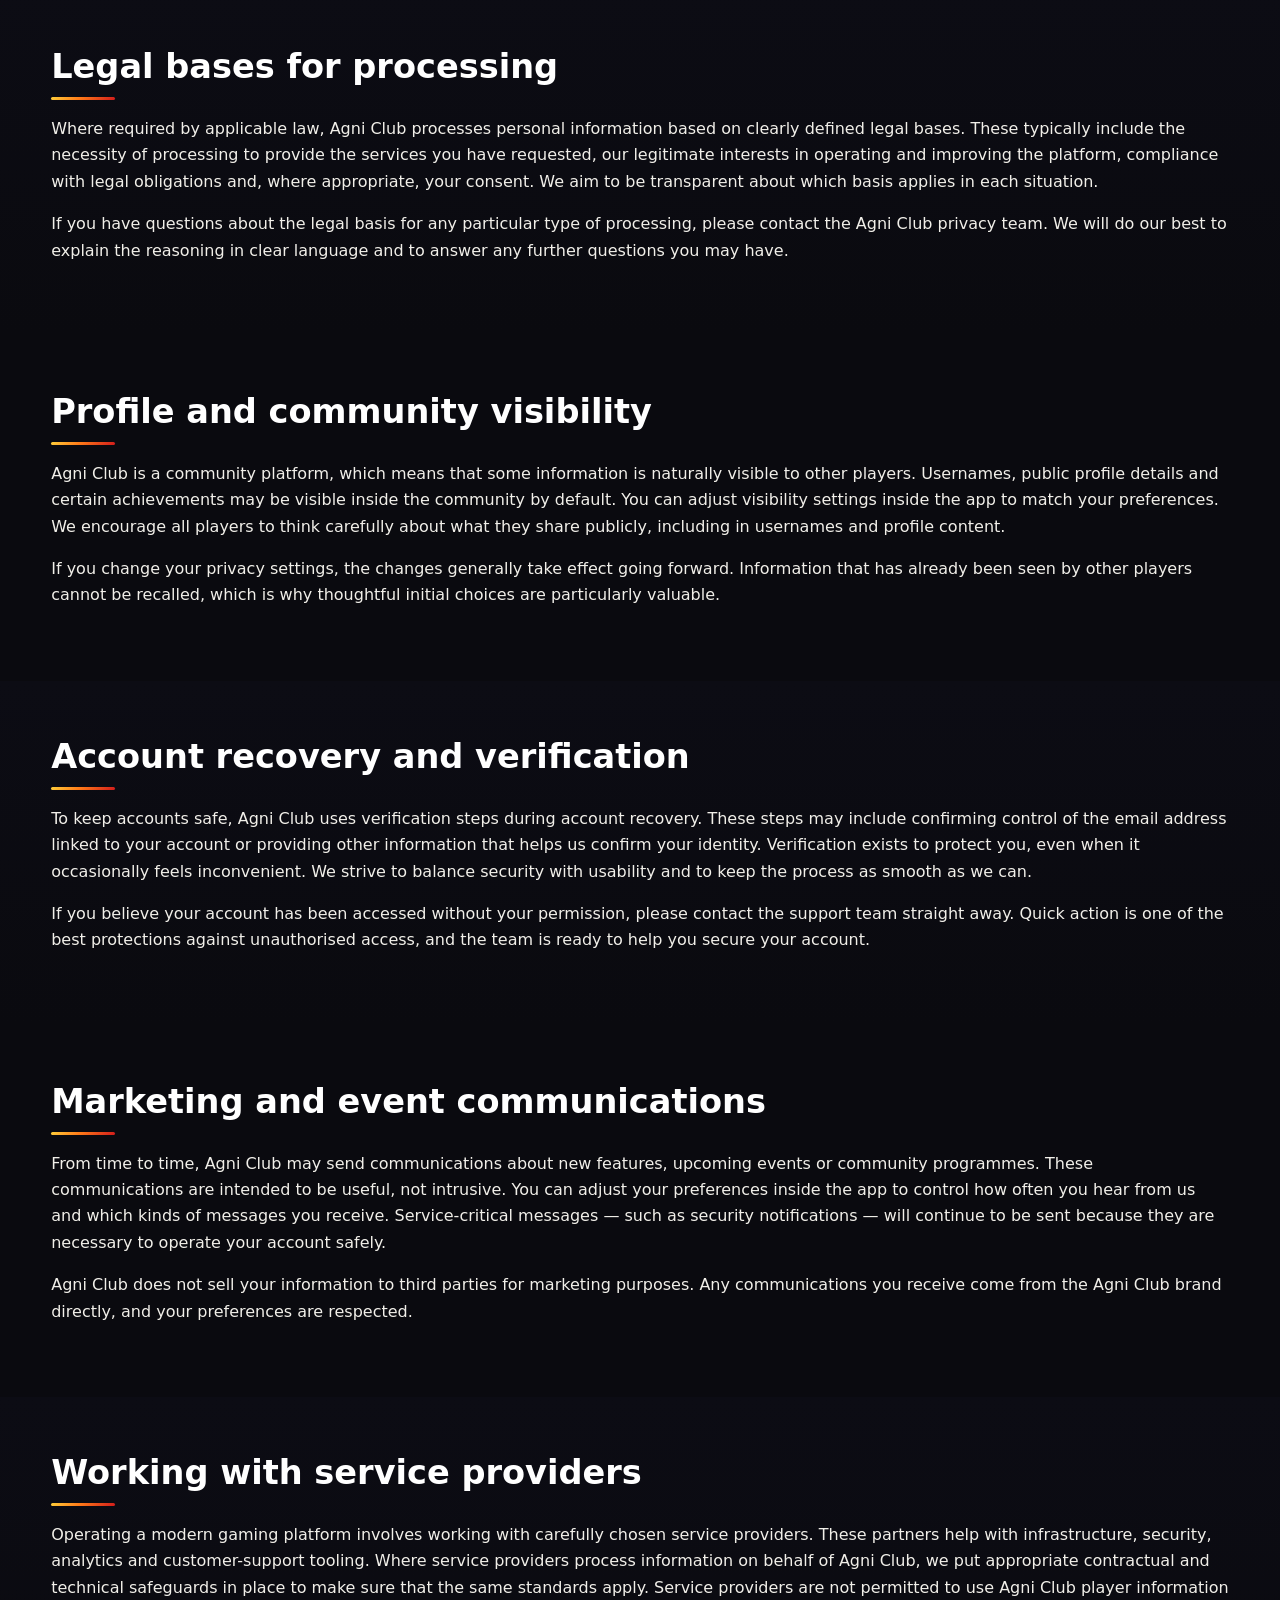
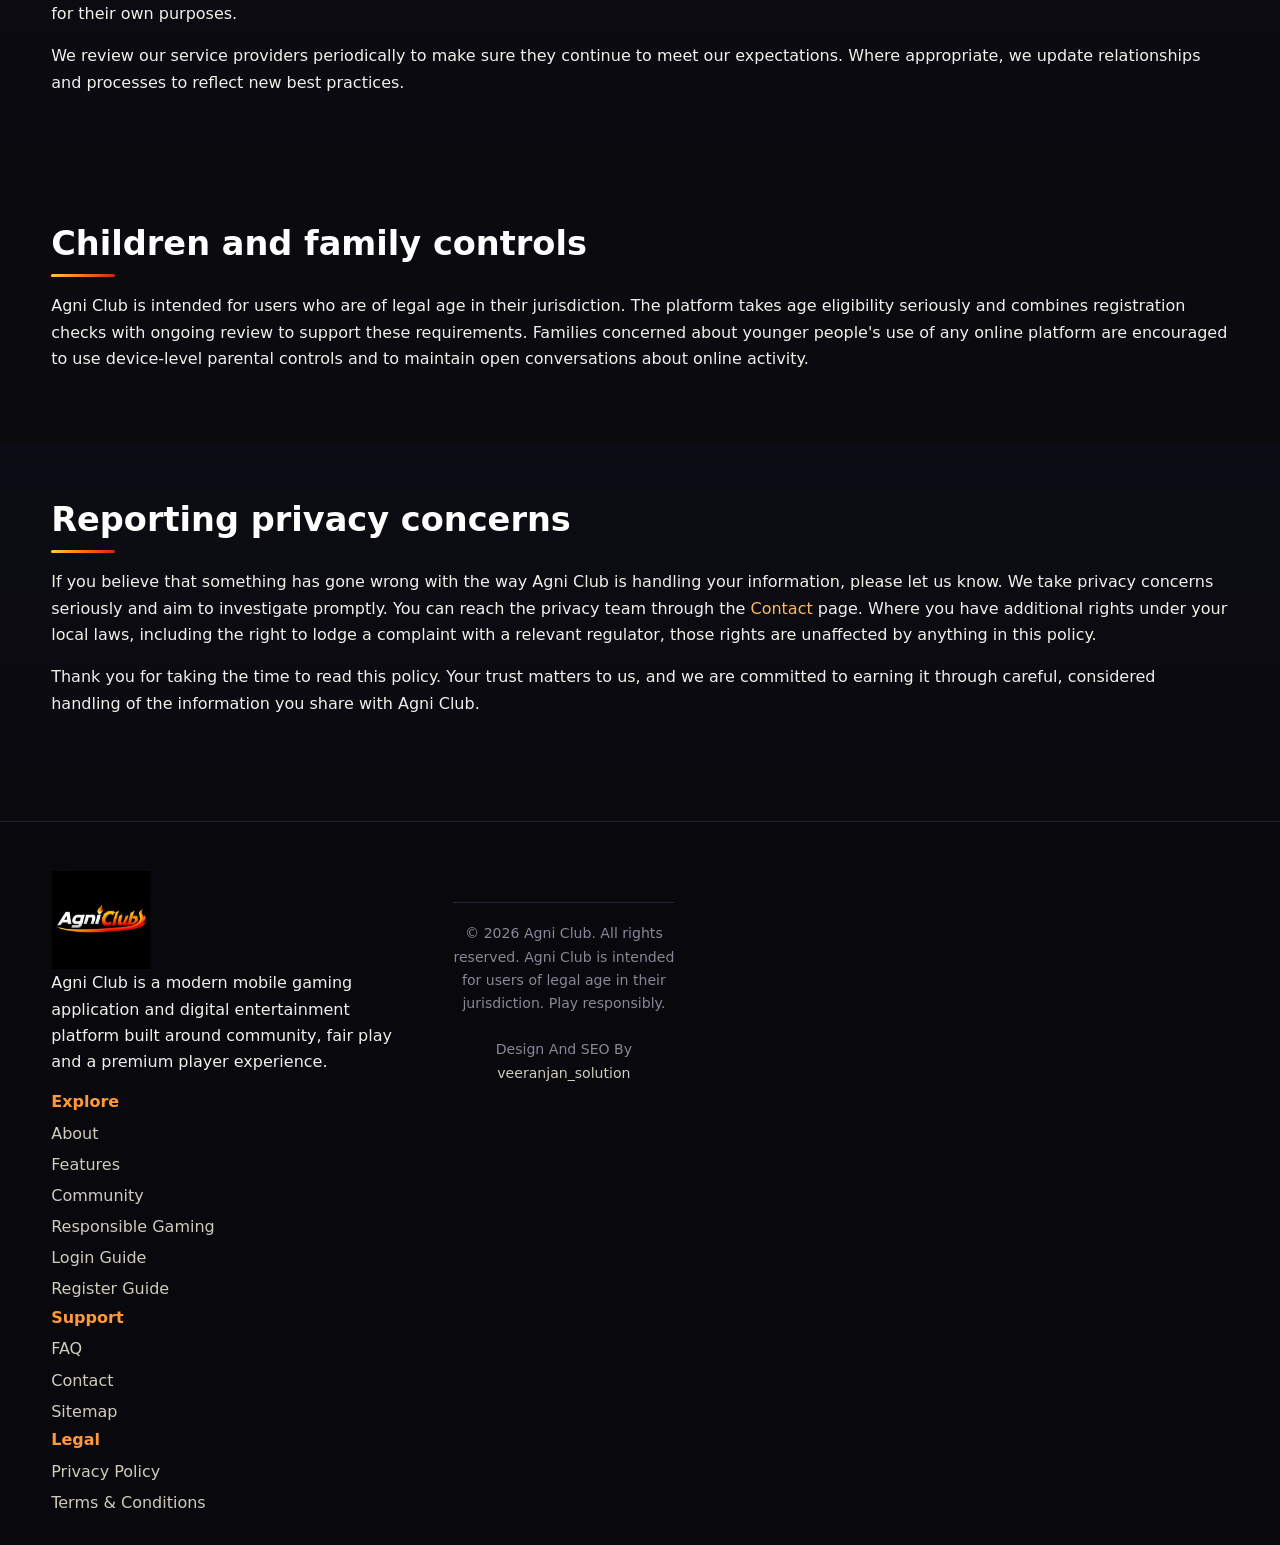
<file: privacy-policy.html>
<!DOCTYPE html>
<html lang="en">
<head>
<meta charset="utf-8">
<meta name="viewport" content="width=device-width,initial-scale=1">
<title>Agni Club Privacy Policy | How We Protect Your Data</title>
<meta name="description" content="The Agni Club privacy policy explains what data we collect, how we use it, how we secure it and the rights every player has on our gaming platform.">
<meta name="robots" content="index,follow,max-image-preview:large">
<meta name="author" content="Agni Club">
<meta name="theme-color" content="#0b0b10">
<link rel="canonical" href="https://agniclublogin.app/privacy-policy.html">
<link rel="icon" type="image/svg+xml" href="/assets/favicon.svg">
<link rel="apple-touch-icon" href="/assets/logo.webp">
<meta property="og:type" content="website">
<meta property="og:site_name" content="Agni Club">
<meta property="og:title" content="Agni Club Privacy Policy | How We Protect Your Data">
<meta property="og:description" content="The Agni Club privacy policy explains what data we collect, how we use it, how we secure it and the rights every player has on our gaming platform.">
<meta property="og:url" content="https://agniclublogin.app/privacy-policy.html">
<meta property="og:image" content="https://agniclublogin.app/assets/logo.webp">
<meta name="twitter:card" content="summary_large_image">
<meta name="twitter:title" content="Agni Club Privacy Policy | How We Protect Your Data">
<meta name="twitter:description" content="The Agni Club privacy policy explains what data we collect, how we use it, how we secure it and the rights every player has on our gaming platform.">
<meta name="twitter:image" content="https://agniclublogin.app/assets/logo.webp">
<link rel="preload" href="/css/style.css" as="style">
<link rel="stylesheet" href="/css/style.css">
<script type="application/ld+json">{"@context":"https://schema.org","@type":"Organization","name":"Agni Club","url":"https://agniclublogin.app","logo":"https://agniclublogin.app/assets/logo.webp","sameAs":[],"description":"Agni Club is a modern mobile gaming application and digital entertainment platform."}</script>
<script type="application/ld+json">{"@context":"https://schema.org","@type":"WebSite","name":"Agni Club","url":"https://agniclublogin.app"}</script>
<script type="application/ld+json">{"@context":"https://schema.org","@type":"BreadcrumbList","itemListElement":[{"@type":"ListItem","position":1,"name":"Home","item":"https://agniclublogin.app/"},{"@type":"ListItem","position":2,"name":"Agni Club Privacy Policy | How We Protect Your Data","item":"https://agniclublogin.app/privacy-policy.html"}]}</script>
</head>
<body>
<a class="skip" href="#main">Skip to main content</a>
<header class="site-header" role="banner">
  <div class="container nav-wrap">
    <a class="brand" href="/" aria-label="Agni Club home">
      <img src="/assets/logo.webp" alt="Agni Club gaming app logo" width="120" height="60" decoding="async">
    </a>
    <button class="nav-toggle" aria-label="Open menu" aria-expanded="false" id="navBtn">☰</button>
    <nav class="primary-nav" id="primaryNav" aria-label="Primary">
      <ul>
<li><a href="/index.html" aria-current="page">Home</a></li><li><a href="/about.html">About</a></li><li><a href="/features.html">Features</a></li><li><a href="/login.html">Login Guide</a><li><a href="/register.html">Register Guide</a><li><a href="/community.html">Community</a></li><li><a href="/responsible-gaming.html">Responsible Gaming</a></li><li><a href="/faq.html">FAQ</a></li><li><a href="/contact.html">Contact</a></li>
      </ul>
    </nav>
  </div>
</header>
<main id="main">

<div class="container breadcrumbs"><a href="/">Home</a> &raquo; <span>Privacy Policy</span></div>
<section>
  <div class="container">
    <span class="eyebrow">Privacy Policy</span>
    <h1>Agni Club privacy policy</h1>
    <p>This privacy policy describes how Agni Club collects, uses, protects and shares information when you use our gaming application and related services. Our goal is to handle your information with care, give you meaningful choices and operate transparently. By using Agni Club, you agree to the practices described here.</p>
    <p>This policy applies to the Agni Club mobile app, the Agni Club website and any related digital services operated by the Agni Club brand. It does not apply to third-party services that may be linked from inside the app or the site; those services have their own privacy practices.</p>
  </div>
</section>

<section class="section-alt">
  <div class="container">
    <h2>Information we collect</h2>
    <p>Agni Club collects information in three broad categories: information you provide to us directly, information that is collected automatically when you use our services and information we receive from trusted third parties. Each category is described below.</p>
    <h3>1. Information you provide</h3>
    <p>When you complete Agni Club register, we collect details such as your chosen username, contact information and any account credentials needed to operate the service. You may also choose to provide additional profile information, such as display names, avatars or community preferences. When you contact the Agni Club support team, we collect the contents of your messages and any attachments you share.</p>
    <h3>2. Information collected automatically</h3>
    <p>When you use the Agni Club app or website, we automatically collect technical information necessary to deliver the service. This includes device information, network information, log files, performance metrics, security signals and basic usage information. This information helps us run the platform reliably, identify performance issues and protect accounts.</p>
    <h3>3. Information from third parties</h3>
    <p>In some cases, we may receive information from trusted partners that help us deliver Agni Club services. For example, infrastructure providers may share security signals with us, or payment processors may confirm transaction status. We work only with providers that meet our standards for data protection.</p>
  </div>
</section>

<section>
  <div class="container">
    <h2>How we use information</h2>
    <p>Agni Club uses the information it collects for a limited number of purposes. We always aim to use the smallest amount of information necessary to deliver the experience you expect.</p>
    <ul>
      <li><strong>Account management:</strong> Operating Agni Club login, Agni Club register and account recovery flows; managing player profiles, friends, squads and other features.</li>
      <li><strong>Service delivery:</strong> Hosting gameplay, processing in-app actions, delivering events and providing the core gaming experience.</li>
      <li><strong>Security:</strong> Detecting suspicious activity, protecting against fraud and abuse, and enforcing community guidelines.</li>
      <li><strong>Communication:</strong> Sending important service notifications, support replies and announcements relevant to your account.</li>
      <li><strong>Improvements:</strong> Understanding how the Agni Club platform is used in aggregate, so we can fix issues and design better features.</li>
      <li><strong>Legal compliance:</strong> Meeting requirements that apply to the operation of an online gaming platform.</li>
    </ul>
  </div>
</section>

<section class="section-alt">
  <div class="container">
    <h2>How we share information</h2>
    <p>Agni Club does not sell your personal information. We share information only in limited circumstances and always with the goal of protecting your experience.</p>
    <ul>
      <li><strong>Service providers:</strong> We may share information with carefully selected partners that help us run the Agni Club platform, such as hosting providers, security services and customer-support tools. These providers are required to handle data only as instructed by us.</li>
      <li><strong>Legal obligations:</strong> We may share information when required by law, in response to valid legal processes, or to protect the rights, safety and property of Agni Club, our players or others.</li>
      <li><strong>Business transitions:</strong> If Agni Club undergoes a corporate change such as a merger, acquisition or restructuring, information may be transferred as part of that process subject to standard protections.</li>
      <li><strong>With your consent:</strong> In other cases, we share information only when you ask us to or clearly authorise us to do so.</li>
    </ul>
  </div>
</section>

<section>
  <div class="container">
    <h2>Your choices and rights</h2>
    <p>You have meaningful choices about how your information is used at Agni Club. Depending on your jurisdiction, you may have additional legal rights, and we are committed to honouring them.</p>
    <h3>Account controls</h3>
    <p>You can review and update much of your profile information directly inside the Agni Club app. You can adjust privacy preferences, manage social settings and configure notification choices through the settings menu.</p>
    <h3>Access, correction and deletion</h3>
    <p>You can request a copy of your personal information, ask us to correct inaccurate information or request the deletion of your Agni Club account. To make such a request, please contact the privacy team through the <a href="/contact.html">Contact</a> page.</p>
    <h3>Communications</h3>
    <p>You can adjust the marketing and event communications you receive from Agni Club at any time. Some service messages — such as security alerts or critical account notifications — cannot be turned off because they are required to operate your account safely.</p>
  </div>
</section>

<section class="section-alt">
  <div class="container">
    <h2>Security</h2>
    <p>Agni Club uses a combination of technical, organisational and physical measures to protect the information entrusted to us. These measures include encryption in transit, access controls, monitoring systems and regular security reviews. While no online system can be guaranteed to be perfectly secure, we take our security responsibilities seriously and continually invest in improvements.</p>
    <p>You also play a role in keeping your Agni Club account safe. Choose strong, unique passwords, keep your contact information current and be cautious of messages claiming to come from Agni Club but asking for sensitive information. The official Agni Club support team will never ask for your password.</p>
  </div>
</section>

<section>
  <div class="container">
    <h2>Data retention</h2>
    <p>We keep personal information only as long as we need it to provide the Agni Club service, meet legal obligations and protect the safety of our community. When information is no longer needed, we take reasonable steps to delete or anonymise it. Some information may be retained for a longer period when required by law or when it is necessary for safety, fraud prevention or legitimate business purposes.</p>
  </div>
</section>

<section class="section-alt">
  <div class="container">
    <h2>Children and age requirements</h2>
    <p>Agni Club is intended for users who are of legal age in their jurisdiction. We do not knowingly collect personal information from individuals below the applicable age. If you believe that someone below the legal age has provided information to Agni Club, please contact us so we can take appropriate action.</p>
  </div>
</section>

<section>
  <div class="container">
    <h2>International transfers</h2>
    <p>Agni Club is a global platform, which means that information may be processed in countries different from the one where you live. Where required, we take steps to ensure that any international transfers benefit from appropriate safeguards.</p>
  </div>
</section>

<section class="section-alt">
  <div class="container">
    <h2>Changes to this policy</h2>
    <p>From time to time, we may update this privacy policy to reflect changes in our services, technology, legal requirements or community expectations. When we make significant changes, we will provide notice through the Agni Club platform or by other appropriate means. The most current version of this policy will always be available on this page.</p>
  </div>
</section>

<section>
  <div class="container">
    <h2>Contact us about privacy</h2>
    <p>If you have any questions about this policy, your information or your choices, please reach out to the Agni Club privacy team through the <a href="/contact.html">Contact</a> page. We take privacy enquiries seriously and aim to respond clearly and promptly.</p>
    <p>Thank you for taking the time to read this policy. Looking after your information is a responsibility we do not take lightly, and we are grateful for the trust you place in Agni Club.</p>
  </div>
</section>

<section>
  <div class="container">
    <h2>Cookies and similar technologies</h2>
    <p>Agni Club uses cookies and similar technologies on its website to support core functionality, remember preferences and understand how the site is used in aggregate. These technologies allow the site to feel responsive and personalised without storing more information than is necessary. You can control cookie behaviour through your browser settings, including blocking certain categories or clearing existing cookies. Some parts of the site may not work as smoothly if you choose to disable cookies entirely.</p>
    <p>Inside the Agni Club mobile application, similar lightweight technologies are used to support session continuity, security and analytics. The same principles apply: we use the smallest amount of information necessary to deliver a great experience, and we treat the resulting data with care.</p>
  </div>
</section>

<section class="section-alt">
  <div class="container">
    <h2>Legal bases for processing</h2>
    <p>Where required by applicable law, Agni Club processes personal information based on clearly defined legal bases. These typically include the necessity of processing to provide the services you have requested, our legitimate interests in operating and improving the platform, compliance with legal obligations and, where appropriate, your consent. We aim to be transparent about which basis applies in each situation.</p>
    <p>If you have questions about the legal basis for any particular type of processing, please contact the Agni Club privacy team. We will do our best to explain the reasoning in clear language and to answer any further questions you may have.</p>
  </div>
</section>

<section>
  <div class="container">
    <h2>Profile and community visibility</h2>
    <p>Agni Club is a community platform, which means that some information is naturally visible to other players. Usernames, public profile details and certain achievements may be visible inside the community by default. You can adjust visibility settings inside the app to match your preferences. We encourage all players to think carefully about what they share publicly, including in usernames and profile content.</p>
    <p>If you change your privacy settings, the changes generally take effect going forward. Information that has already been seen by other players cannot be recalled, which is why thoughtful initial choices are particularly valuable.</p>
  </div>
</section>

<section class="section-alt">
  <div class="container">
    <h2>Account recovery and verification</h2>
    <p>To keep accounts safe, Agni Club uses verification steps during account recovery. These steps may include confirming control of the email address linked to your account or providing other information that helps us confirm your identity. Verification exists to protect you, even when it occasionally feels inconvenient. We strive to balance security with usability and to keep the process as smooth as we can.</p>
    <p>If you believe your account has been accessed without your permission, please contact the support team straight away. Quick action is one of the best protections against unauthorised access, and the team is ready to help you secure your account.</p>
  </div>
</section>

<section>
  <div class="container">
    <h2>Marketing and event communications</h2>
    <p>From time to time, Agni Club may send communications about new features, upcoming events or community programmes. These communications are intended to be useful, not intrusive. You can adjust your preferences inside the app to control how often you hear from us and which kinds of messages you receive. Service-critical messages — such as security notifications — will continue to be sent because they are necessary to operate your account safely.</p>
    <p>Agni Club does not sell your information to third parties for marketing purposes. Any communications you receive come from the Agni Club brand directly, and your preferences are respected.</p>
  </div>
</section>

<section class="section-alt">
  <div class="container">
    <h2>Working with service providers</h2>
    <p>Operating a modern gaming platform involves working with carefully chosen service providers. These partners help with infrastructure, security, analytics and customer-support tooling. Where service providers process information on behalf of Agni Club, we put appropriate contractual and technical safeguards in place to make sure that the same standards apply. Service providers are not permitted to use Agni Club player information for their own purposes.</p>
    <p>We review our service providers periodically to make sure they continue to meet our expectations. Where appropriate, we update relationships and processes to reflect new best practices.</p>
  </div>
</section>

<section>
  <div class="container">
    <h2>Children and family controls</h2>
    <p>Agni Club is intended for users who are of legal age in their jurisdiction. The platform takes age eligibility seriously and combines registration checks with ongoing review to support these requirements. Families concerned about younger people's use of any online platform are encouraged to use device-level parental controls and to maintain open conversations about online activity.</p>
  </div>
</section>

<section class="section-alt">
  <div class="container">
    <h2>Reporting privacy concerns</h2>
    <p>If you believe that something has gone wrong with the way Agni Club is handling your information, please let us know. We take privacy concerns seriously and aim to investigate promptly. You can reach the privacy team through the <a href="/contact.html">Contact</a> page. Where you have additional rights under your local laws, including the right to lodge a complaint with a relevant regulator, those rights are unaffected by anything in this policy.</p>
    <p>Thank you for taking the time to read this policy. Your trust matters to us, and we are committed to earning it through careful, considered handling of the information you share with Agni Club.</p>
  </div>
</section>

</main>
<footer class="site-footer" role="contentinfo">
  <div class="container foot-grid">
    <div>
       <div>
      <img src="/assets/logo.webp" alt="Agni Club" width="100" height="50" loading="lazy">
      <p>Agni Club is a modern mobile gaming application and digital entertainment platform built around community, fair play and a premium player experience.</p>
    </div>
    <div>
      <h2>Explore</h2>
      <ul>
        <li><a href="/about.html">About</a></li>
        <li><a href="/features.html">Features</a></li>
        <li><a href="/community.html">Community</a></li>
        <li><a href="/responsible-gaming.html">Responsible Gaming</a></li>
        <li><a href="/login.html">Login Guide</a></li>
        <li><a href="/Register.html">Register Guide</a></li>
      </ul>
    </div>
    <div>
      <h2>Support</h2>
      <ul>
        <li><a href="/faq.html">FAQ</a></li>
        <li><a href="/contact.html">Contact</a></li>
        <li><a href="/sitemap.html">Sitemap</a></li>
      </ul>
    </div>
    <div>
      <h2>Legal</h2>
      <ul>
        <li><a href="/privacy-policy.html">Privacy Policy</a></li>
        <li><a href="/terms-conditions.html">Terms &amp; Conditions</a></li>
      </ul>
    </div>
  </div>
 <div class="container foot-bottom">
  <p>
    © <span id="yr"></span> Agni Club. All rights reserved. Agni Club is intended for users of legal age in their jurisdiction. Play responsibly.
    <br><br>
    Design And SEO By
    <a href="https://t.me/veeranjan_solutions1" target="_blank" rel="noopener">
      veeranjan_solution
    </a>
  </p>
</div>
</footer>
<script src="/js/main.js" defer></script>
</body>
</html>
</file>
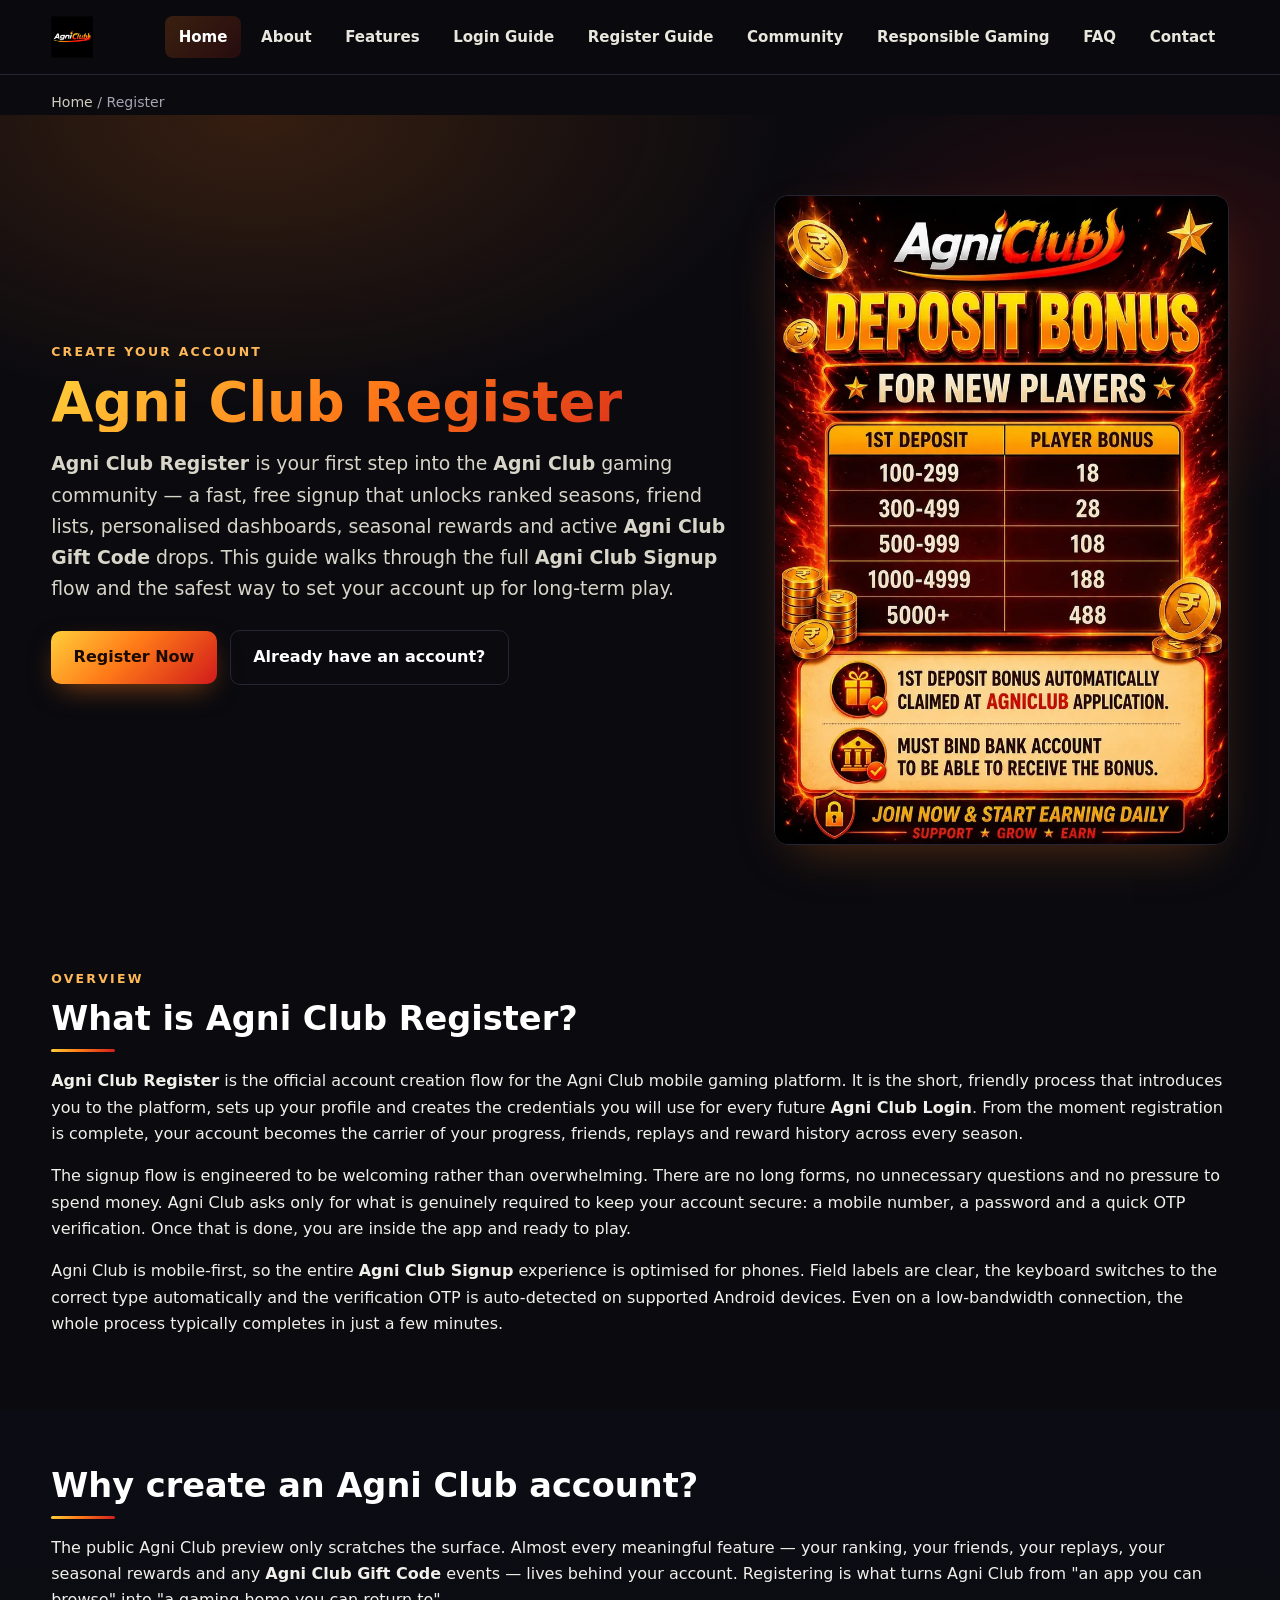
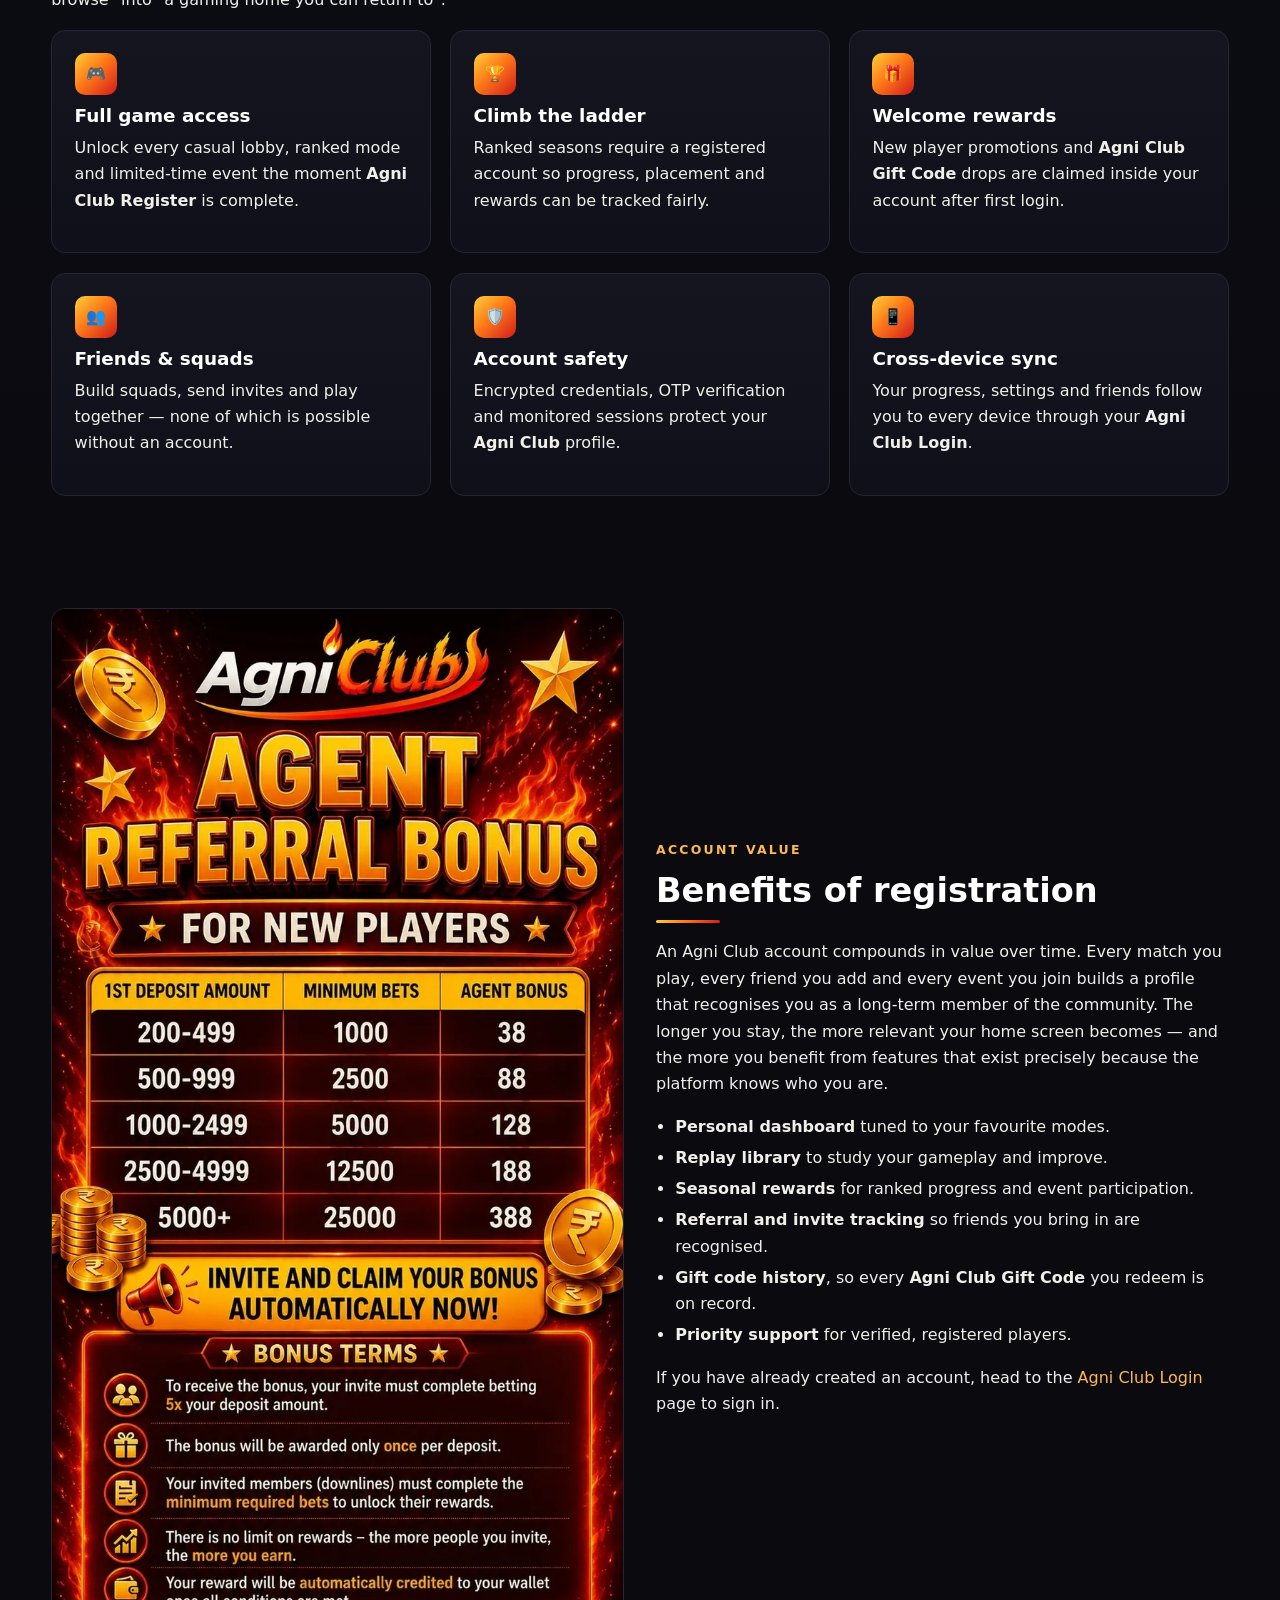
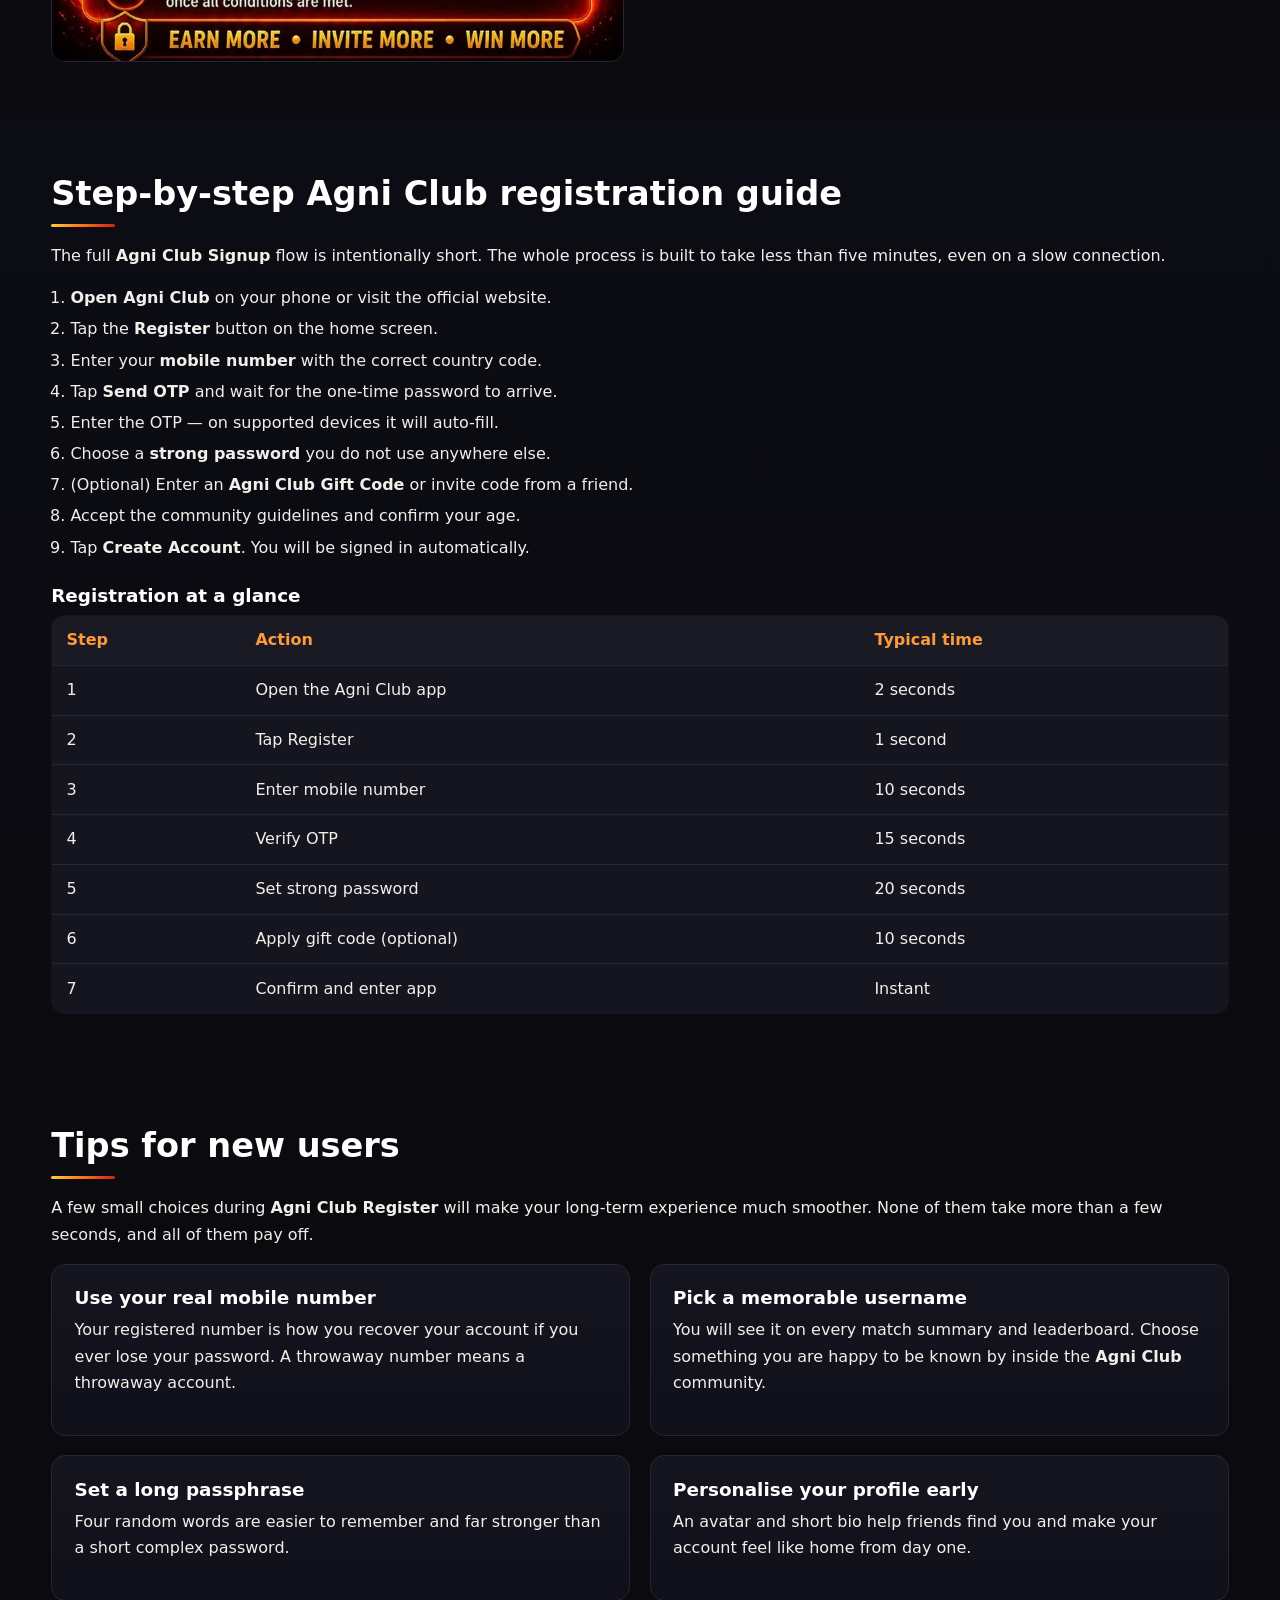
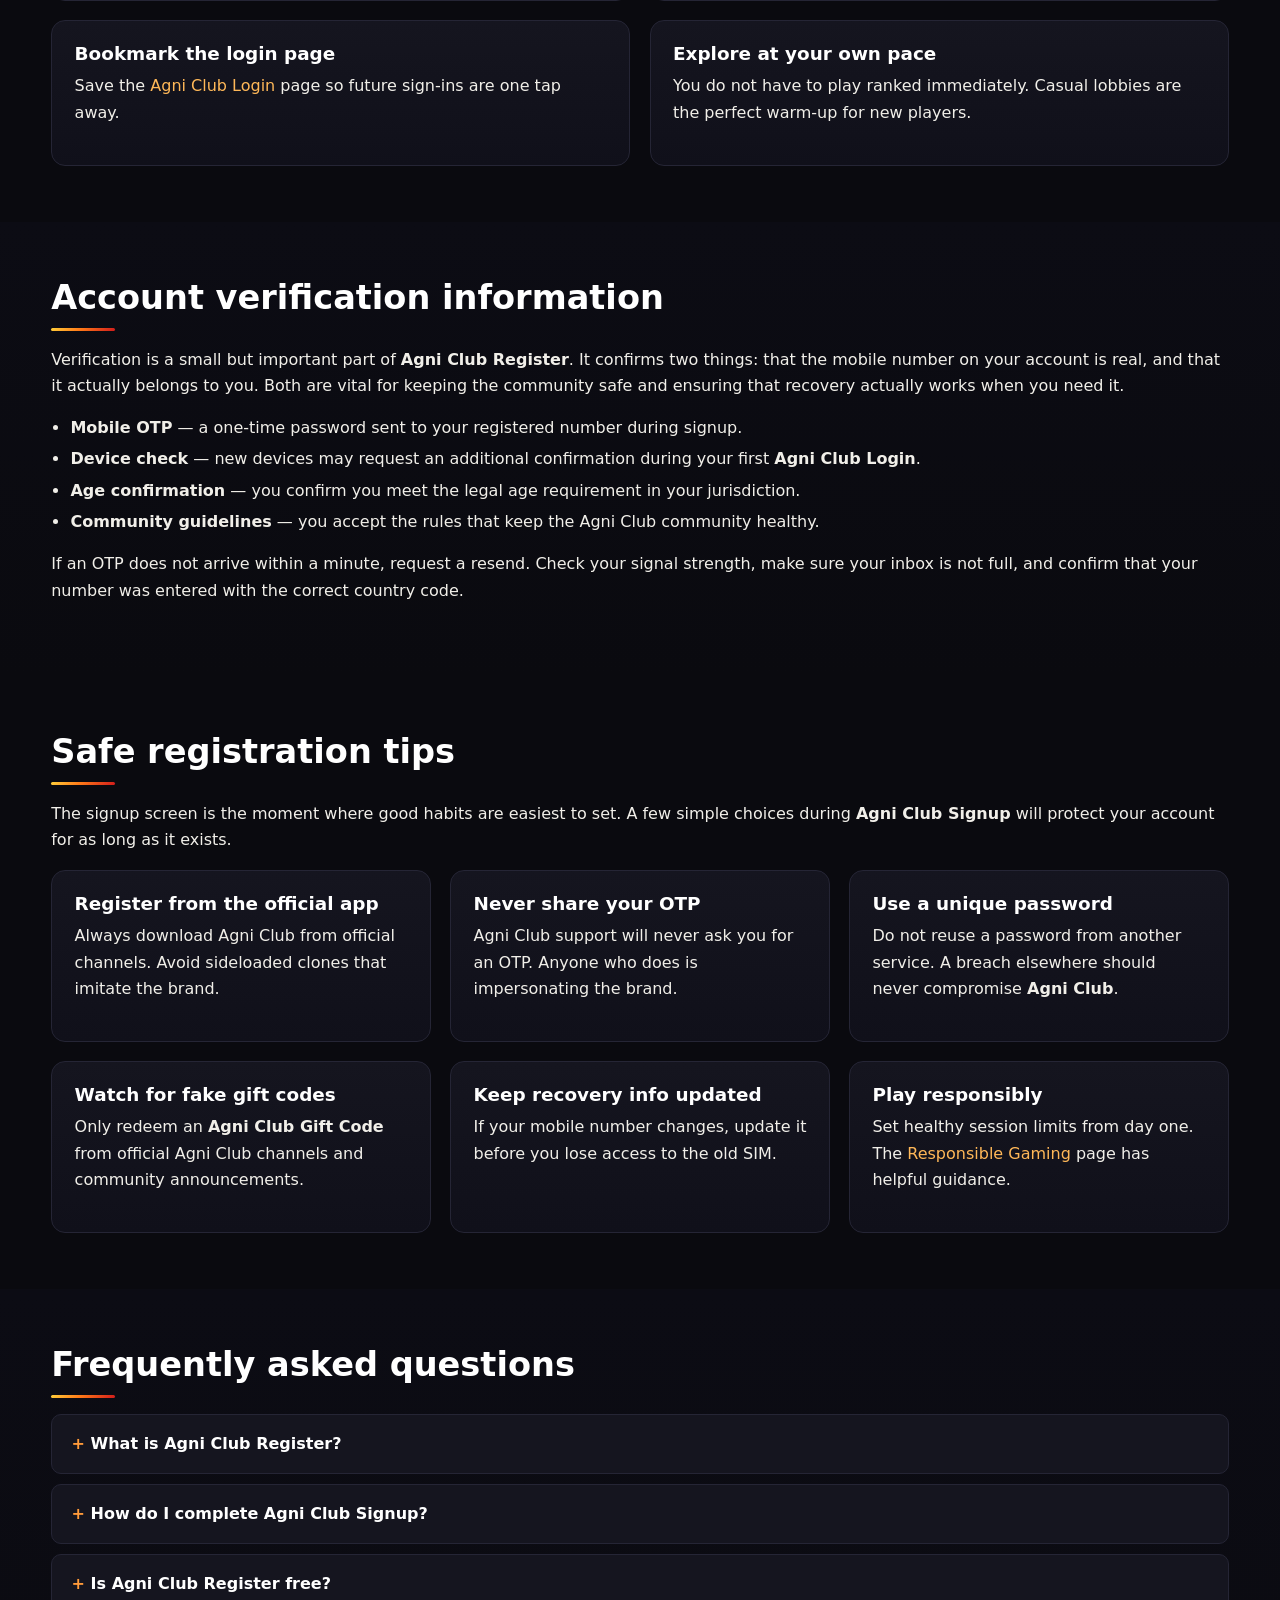
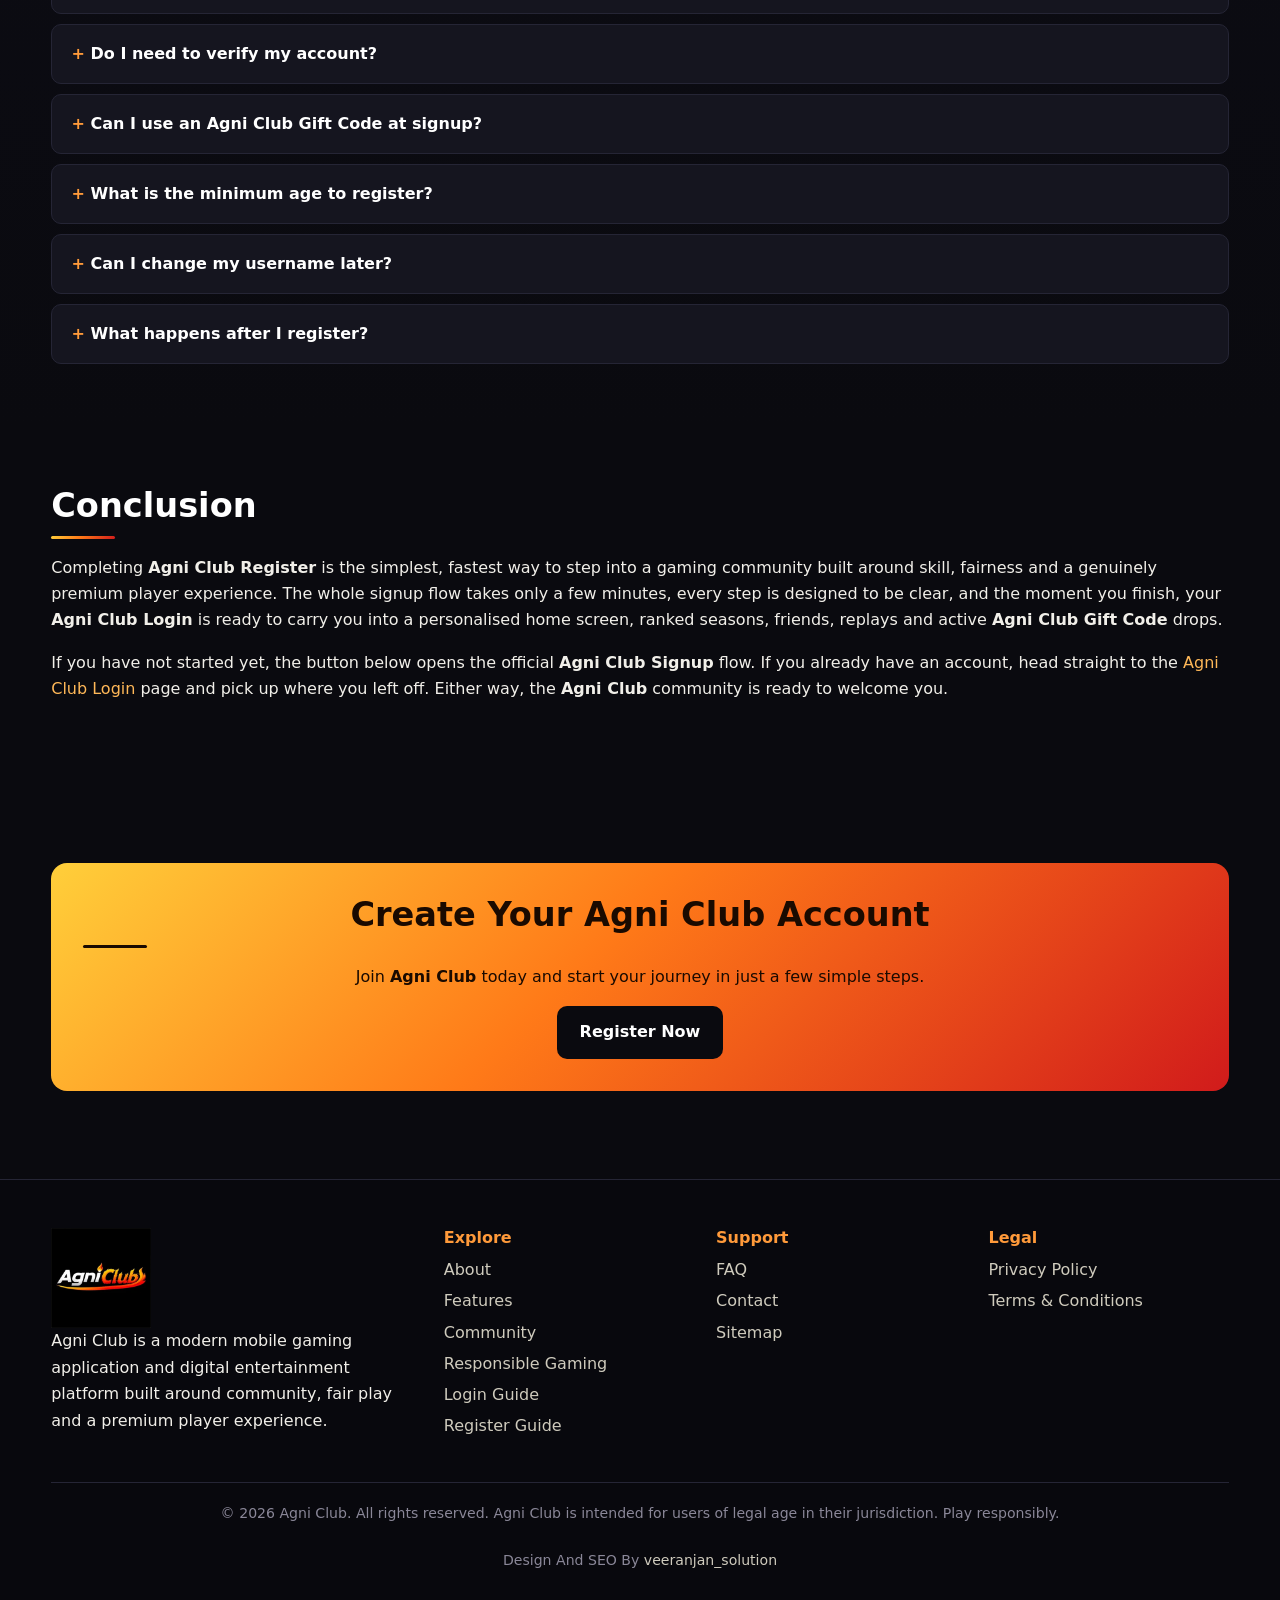
<file: register.html>
<!DOCTYPE html>
<html lang="en">
<head>
<meta charset="utf-8">
<meta name="viewport" content="width=device-width,initial-scale=1">
<title>Agni Club Register</title>
<meta name="description" content="Agni Club Register guide: create your Agni Club account in minutes, complete Agni Club Signup safely, verify your profile and unlock gift codes, rewards and gameplay.">
<meta name="robots" content="index,follow,max-image-preview:large">
<meta name="author" content="Agni Club">
<meta name="theme-color" content="#0b0b10">
<link rel="canonical" href="https://agniclublogin.app/register.html">
<link rel="icon" type="image/svg+xml" href="/assets/favicon.svg">
<link rel="apple-touch-icon" href="/assets/logo.webp">

<meta property="og:type" content="article">
<meta property="og:site_name" content="Agni Club">
<meta property="og:title" content="Agni Club Register | Create Your Free Agni Club Account">
<meta property="og:description" content="Step-by-step Agni Club Register and Agni Club Signup guide with verification tips, safety best practices and new player onboarding.">
<meta property="og:url" content="https://agniclublogin.app/register.html">
<meta property="og:image" content="https://agniclublogin.app/assets/logo.webp">

<meta name="twitter:card" content="summary_large_image">
<meta name="twitter:title" content="Agni Club Register | Create Your Free Agni Club Account">
<meta name="twitter:description" content="Step-by-step Agni Club Register and Agni Club Signup guide with verification tips and safety best practices.">
<meta name="twitter:image" content="https://agniclublogin.app/assets/logo.webp">

<link rel="preload" href="/css/style.css" as="style">
<link rel="stylesheet" href="/css/style.css">

<script type="application/ld+json">{"@context":"https://schema.org","@type":"Organization","name":"Agni Club","url":"https://agniclublogin.app","logo":"https://agniclublogin.app/assets/logo.webp","description":"Agni Club is a modern mobile gaming application and digital entertainment platform."}</script>
<script type="application/ld+json">{"@context":"https://schema.org","@type":"WebSite","name":"Agni Club","url":"https://agniclublogin.app"}</script>
<script type="application/ld+json">{"@context":"https://schema.org","@type":"WebPage","name":"Agni Club Register","url":"https://agniclublogin.app/register.html","description":"Create your Agni Club account with a guided Agni Club Register and Agni Club Signup walkthrough.","inLanguage":"en"}</script>
<script type="application/ld+json">{"@context":"https://schema.org","@type":"BreadcrumbList","itemListElement":[{"@type":"ListItem","position":1,"name":"Home","item":"https://agniclublogin.app/"},{"@type":"ListItem","position":2,"name":"Register","item":"https://agniclublogin.app/register.html"}]}</script>
<script type="application/ld+json">{"@context":"https://schema.org","@type":"Article","headline":"Agni Club Register | Create Your Free Agni Club Account","description":"Step-by-step Agni Club Register and Agni Club Signup guide with verification tips, safety best practices and new player onboarding.","author":{"@type":"Organization","name":"Agni Club"},"publisher":{"@type":"Organization","name":"Agni Club","logo":{"@type":"ImageObject","url":"https://agniclublogin.app/assets/logo.webp"}},"image":"https://agniclublogin.app/assets/logo.webp","mainEntityOfPage":"https://agniclublogin.app/register.html"}</script>
<script type="application/ld+json">{"@context":"https://schema.org","@type":"FAQPage","mainEntity":[
{"@type":"Question","name":"What is Agni Club Register?","acceptedAnswer":{"@type":"Answer","text":"Agni Club Register is the official account creation process for the Agni Club gaming platform. It takes only a few minutes and unlocks gameplay, rewards and community features."}},
{"@type":"Question","name":"How do I complete Agni Club Signup?","acceptedAnswer":{"@type":"Answer","text":"Open the Agni Club app or website, tap Register, enter your mobile number, verify it with an OTP, choose a strong password and complete your profile."}},
{"@type":"Question","name":"Is Agni Club Register free?","acceptedAnswer":{"@type":"Answer","text":"Yes. Creating an Agni Club account is completely free. You only pay if you choose to participate in paid in-app activities."}},
{"@type":"Question","name":"Do I need to verify my account?","acceptedAnswer":{"@type":"Answer","text":"Yes. A short mobile OTP verification is required during Agni Club Register to keep the community safe and confirm that you own the number."}},
{"@type":"Question","name":"Can I use an Agni Club Gift Code at signup?","acceptedAnswer":{"@type":"Answer","text":"Yes. If you have a valid Agni Club Gift Code or invite code, enter it during Agni Club Signup or apply it inside the app after your first login."}},
{"@type":"Question","name":"What is the minimum age to register?","acceptedAnswer":{"@type":"Answer","text":"You must be of legal age in your jurisdiction to register and use Agni Club. Always play responsibly."}}
]}</script>
</head>
<body>
<a class="skip" href="#main">Skip to main content</a>

<header class="site-header" role="banner">
  <div class="container nav-wrap">
    <a class="brand" href="/" aria-label="Agni Club home">
      <img src="/assets/logo.webp" alt="Agni Club gaming app logo" width="120" height="60" decoding="async">
    </a>
    <button class="nav-toggle" aria-label="Open menu" aria-expanded="false" id="navBtn">☰</button>
    <nav class="primary-nav" id="primaryNav" aria-label="Primary">
        <ul>
<li><a href="/index.html" aria-current="page">Home</a></li><li><a href="/about.html">About</a></li><li><a href="/features.html">Features</a></li><li><a href="/login.html">Login Guide</a><li><a href="/register.html">Register Guide</a><li><a href="/community.html">Community</a></li><li><a href="/responsible-gaming.html">Responsible Gaming</a></li><li><a href="/faq.html">FAQ</a></li><li><a href="/contact.html">Contact</a></li>
      </ul>
    </nav>
  </div>
</header>

<main id="main">

<div class="container">
  <nav class="breadcrumbs" aria-label="Breadcrumb">
    <a href="/">Home</a> / <span aria-current="page">Register</span>
  </nav>
</div>

<section class="hero">
  <div class="container hero-grid">
    <div>
      <span class="eyebrow">Create your account</span>
      <h1>Agni Club Register</h1>
      <p class="lead"><strong>Agni Club Register</strong> is your first step into the <strong>Agni Club</strong> gaming community — a fast, free signup that unlocks ranked seasons, friend lists, personalised dashboards, seasonal rewards and active <strong>Agni Club Gift Code</strong> drops. This guide walks through the full <strong>Agni Club Signup</strong> flow and the safest way to set your account up for long-term play.</p>
      <p>
        <a class="btn btn-primary" href="#cta-register">Register Now</a>
        <a class="btn btn-ghost" href="/login.html">Already have an account?</a>
      </p>
    </div>
    <div class="hero-art">
      <img src="/assets/deposit-bonus.webp" alt="Agni Club Register new player welcome offer" width="800" height="1142" loading="eager" fetchpriority="high">
    </div>
  </div>
</section>

<section>
  <div class="container">
    <span class="eyebrow">Overview</span>
    <h2>What is Agni Club Register?</h2>
    <p><strong>Agni Club Register</strong> is the official account creation flow for the Agni Club mobile gaming platform. It is the short, friendly process that introduces you to the platform, sets up your profile and creates the credentials you will use for every future <strong>Agni Club Login</strong>. From the moment registration is complete, your account becomes the carrier of your progress, friends, replays and reward history across every season.</p>
    <p>The signup flow is engineered to be welcoming rather than overwhelming. There are no long forms, no unnecessary questions and no pressure to spend money. Agni Club asks only for what is genuinely required to keep your account secure: a mobile number, a password and a quick OTP verification. Once that is done, you are inside the app and ready to play.</p>
    <p>Agni Club is mobile-first, so the entire <strong>Agni Club Signup</strong> experience is optimised for phones. Field labels are clear, the keyboard switches to the correct type automatically and the verification OTP is auto-detected on supported Android devices. Even on a low-bandwidth connection, the whole process typically completes in just a few minutes.</p>
  </div>
</section>

<section class="section-alt">
  <div class="container">
    <h2>Why create an Agni Club account?</h2>
    <p>The public Agni Club preview only scratches the surface. Almost every meaningful feature — your ranking, your friends, your replays, your seasonal rewards and any <strong>Agni Club Gift Code</strong> events — lives behind your account. Registering is what turns Agni Club from "an app you can browse" into "a gaming home you can return to".</p>
    <div class="grid cols-3">
      <article class="card"><div class="ico">🎮</div><h3>Full game access</h3><p>Unlock every casual lobby, ranked mode and limited-time event the moment <strong>Agni Club Register</strong> is complete.</p></article>
      <article class="card"><div class="ico">🏆</div><h3>Climb the ladder</h3><p>Ranked seasons require a registered account so progress, placement and rewards can be tracked fairly.</p></article>
      <article class="card"><div class="ico">🎁</div><h3>Welcome rewards</h3><p>New player promotions and <strong>Agni Club Gift Code</strong> drops are claimed inside your account after first login.</p></article>
      <article class="card"><div class="ico">👥</div><h3>Friends & squads</h3><p>Build squads, send invites and play together — none of which is possible without an account.</p></article>
      <article class="card"><div class="ico">🛡️</div><h3>Account safety</h3><p>Encrypted credentials, OTP verification and monitored sessions protect your <strong>Agni Club</strong> profile.</p></article>
      <article class="card"><div class="ico">📱</div><h3>Cross-device sync</h3><p>Your progress, settings and friends follow you to every device through your <strong>Agni Club Login</strong>.</p></article>
    </div>
  </div>
</section>

<section>
  <div class="container split">
    <img src="/assets/referral-super-bonus.webp" alt="Agni Club Register benefits for new players" loading="lazy" width="800" height="1422">
    <div>
      <span class="eyebrow">Account value</span>
      <h2>Benefits of registration</h2>
      <p>An Agni Club account compounds in value over time. Every match you play, every friend you add and every event you join builds a profile that recognises you as a long-term member of the community. The longer you stay, the more relevant your home screen becomes — and the more you benefit from features that exist precisely because the platform knows who you are.</p>
      <ul>
        <li><strong>Personal dashboard</strong> tuned to your favourite modes.</li>
        <li><strong>Replay library</strong> to study your gameplay and improve.</li>
        <li><strong>Seasonal rewards</strong> for ranked progress and event participation.</li>
        <li><strong>Referral and invite tracking</strong> so friends you bring in are recognised.</li>
        <li><strong>Gift code history</strong>, so every <strong>Agni Club Gift Code</strong> you redeem is on record.</li>
        <li><strong>Priority support</strong> for verified, registered players.</li>
      </ul>
      <p>If you have already created an account, head to the <a href="/login.html">Agni Club Login</a> page to sign in.</p>
    </div>
  </div>
</section>

<section class="section-alt">
  <div class="container">
    <h2>Step-by-step Agni Club registration guide</h2>
    <p>The full <strong>Agni Club Signup</strong> flow is intentionally short. The whole process is built to take less than five minutes, even on a slow connection.</p>
    <ol>
      <li><strong>Open Agni Club</strong> on your phone or visit the official website.</li>
      <li>Tap the <strong>Register</strong> button on the home screen.</li>
      <li>Enter your <strong>mobile number</strong> with the correct country code.</li>
      <li>Tap <strong>Send OTP</strong> and wait for the one-time password to arrive.</li>
      <li>Enter the OTP — on supported devices it will auto-fill.</li>
      <li>Choose a <strong>strong password</strong> you do not use anywhere else.</li>
      <li>(Optional) Enter an <strong>Agni Club Gift Code</strong> or invite code from a friend.</li>
      <li>Accept the community guidelines and confirm your age.</li>
      <li>Tap <strong>Create Account</strong>. You will be signed in automatically.</li>
    </ol>

    <h3>Registration at a glance</h3>
    <table>
      <thead>
        <tr><th>Step</th><th>Action</th><th>Typical time</th></tr>
      </thead>
      <tbody>
        <tr><td>1</td><td>Open the Agni Club app</td><td>2 seconds</td></tr>
        <tr><td>2</td><td>Tap Register</td><td>1 second</td></tr>
        <tr><td>3</td><td>Enter mobile number</td><td>10 seconds</td></tr>
        <tr><td>4</td><td>Verify OTP</td><td>15 seconds</td></tr>
        <tr><td>5</td><td>Set strong password</td><td>20 seconds</td></tr>
        <tr><td>6</td><td>Apply gift code (optional)</td><td>10 seconds</td></tr>
        <tr><td>7</td><td>Confirm and enter app</td><td>Instant</td></tr>
      </tbody>
    </table>
  </div>
</section>

<section>
  <div class="container">
    <h2>Tips for new users</h2>
    <p>A few small choices during <strong>Agni Club Register</strong> will make your long-term experience much smoother. None of them take more than a few seconds, and all of them pay off.</p>
    <div class="grid cols-2">
      <div class="card"><h3>Use your real mobile number</h3><p>Your registered number is how you recover your account if you ever lose your password. A throwaway number means a throwaway account.</p></div>
      <div class="card"><h3>Pick a memorable username</h3><p>You will see it on every match summary and leaderboard. Choose something you are happy to be known by inside the <strong>Agni Club</strong> community.</p></div>
      <div class="card"><h3>Set a long passphrase</h3><p>Four random words are easier to remember and far stronger than a short complex password.</p></div>
      <div class="card"><h3>Personalise your profile early</h3><p>An avatar and short bio help friends find you and make your account feel like home from day one.</p></div>
      <div class="card"><h3>Bookmark the login page</h3><p>Save the <a href="/login.html">Agni Club Login</a> page so future sign-ins are one tap away.</p></div>
      <div class="card"><h3>Explore at your own pace</h3><p>You do not have to play ranked immediately. Casual lobbies are the perfect warm-up for new players.</p></div>
    </div>
  </div>
</section>

<section class="section-alt">
  <div class="container">
    <h2>Account verification information</h2>
    <p>Verification is a small but important part of <strong>Agni Club Register</strong>. It confirms two things: that the mobile number on your account is real, and that it actually belongs to you. Both are vital for keeping the community safe and ensuring that recovery actually works when you need it.</p>
    <ul>
      <li><strong>Mobile OTP</strong> — a one-time password sent to your registered number during signup.</li>
      <li><strong>Device check</strong> — new devices may request an additional confirmation during your first <strong>Agni Club Login</strong>.</li>
      <li><strong>Age confirmation</strong> — you confirm you meet the legal age requirement in your jurisdiction.</li>
      <li><strong>Community guidelines</strong> — you accept the rules that keep the Agni Club community healthy.</li>
    </ul>
    <p>If an OTP does not arrive within a minute, request a resend. Check your signal strength, make sure your inbox is not full, and confirm that your number was entered with the correct country code.</p>
  </div>
</section>

<section>
  <div class="container">
    <h2>Safe registration tips</h2>
    <p>The signup screen is the moment where good habits are easiest to set. A few simple choices during <strong>Agni Club Signup</strong> will protect your account for as long as it exists.</p>
    <div class="grid cols-3">
      <article class="card"><h3>Register from the official app</h3><p>Always download Agni Club from official channels. Avoid sideloaded clones that imitate the brand.</p></article>
      <article class="card"><h3>Never share your OTP</h3><p>Agni Club support will never ask you for an OTP. Anyone who does is impersonating the brand.</p></article>
      <article class="card"><h3>Use a unique password</h3><p>Do not reuse a password from another service. A breach elsewhere should never compromise <strong>Agni Club</strong>.</p></article>
      <article class="card"><h3>Watch for fake gift codes</h3><p>Only redeem an <strong>Agni Club Gift Code</strong> from official Agni Club channels and community announcements.</p></article>
      <article class="card"><h3>Keep recovery info updated</h3><p>If your mobile number changes, update it before you lose access to the old SIM.</p></article>
      <article class="card"><h3>Play responsibly</h3><p>Set healthy session limits from day one. The <a href="/responsible-gaming.html">Responsible Gaming</a> page has helpful guidance.</p></article>
    </div>
  </div>
</section>

<section class="section-alt faq">
  <div class="container">
    <h2>Frequently asked questions</h2>
    <details><summary>What is Agni Club Register?</summary><p><strong>Agni Club Register</strong> is the official account creation process for the Agni Club gaming platform. It takes only a few minutes and unlocks gameplay, rewards and community features.</p></details>
    <details><summary>How do I complete Agni Club Signup?</summary><p>Open the Agni Club app or website, tap <strong>Register</strong>, enter your mobile number, verify it with an OTP, choose a strong password and complete your profile.</p></details>
    <details><summary>Is Agni Club Register free?</summary><p>Yes. Creating an <strong>Agni Club</strong> account is completely free. You only pay if you choose to participate in paid in-app activities.</p></details>
    <details><summary>Do I need to verify my account?</summary><p>Yes. A short mobile OTP verification is required during <strong>Agni Club Register</strong> to keep the community safe and confirm that you own the number.</p></details>
    <details><summary>Can I use an Agni Club Gift Code at signup?</summary><p>If you have a valid <strong>Agni Club Gift Code</strong> or invite code, enter it during <strong>Agni Club Signup</strong> or apply it inside the app after your first login.</p></details>
    <details><summary>What is the minimum age to register?</summary><p>You must be of legal age in your jurisdiction to register and use Agni Club. Always play responsibly.</p></details>
    <details><summary>Can I change my username later?</summary><p>Profile details such as display name and avatar can be updated from your account settings after registration is complete.</p></details>
    <details><summary>What happens after I register?</summary><p>You are signed in automatically and taken to your personalised dashboard. From there you can explore lobbies, add friends and join events.</p></details>
  </div>
</section>

<section>
  <div class="container">
    <h2>Conclusion</h2>
    <p>Completing <strong>Agni Club Register</strong> is the simplest, fastest way to step into a gaming community built around skill, fairness and a genuinely premium player experience. The whole signup flow takes only a few minutes, every step is designed to be clear, and the moment you finish, your <strong>Agni Club Login</strong> is ready to carry you into a personalised home screen, ranked seasons, friends, replays and active <strong>Agni Club Gift Code</strong> drops.</p>
    <p>If you have not started yet, the button below opens the official <strong>Agni Club Signup</strong> flow. If you already have an account, head straight to the <a href="/login.html">Agni Club Login</a> page and pick up where you left off. Either way, the <strong>Agni Club</strong> community is ready to welcome you.</p>
  </div>
</section>

<section id="cta-register">
  <div class="container">
    <div class="cta">
      <h2>Create Your Agni Club Account</h2>
      <p>Join <strong>Agni Club</strong> today and start your journey in just a few simple steps.</p>
      <a class="btn btn-primary" href="/index.html" aria-label="Agni Club Register Now">Register Now</a>
    </div>
  </div>
</section>

</main>
<footer class="site-footer" role="contentinfo">
  <div class="container foot-grid">
    <div>
      <img src="/assets/logo.webp" alt="Agni Club" width="100" height="50" loading="lazy">
      <p>Agni Club is a modern mobile gaming application and digital entertainment platform built around community, fair play and a premium player experience.</p>
    </div>
    <div>
      <h2>Explore</h2>
      <ul>
        <li><a href="/about.html">About</a></li>
        <li><a href="/features.html">Features</a></li>
        <li><a href="/community.html">Community</a></li>
        <li><a href="/responsible-gaming.html">Responsible Gaming</a></li>
        <li><a href="/login.html">Login Guide</a></li>
        <li><a href="/Register.html">Register Guide</a></li>
      </ul>
    </div>
    <div>
      <h2>Support</h2>
      <ul>
        <li><a href="/faq.html">FAQ</a></li>
        <li><a href="/contact.html">Contact</a></li>
        <li><a href="/sitemap.html">Sitemap</a></li>
      </ul>
    </div>
    <div>
      <h2>Legal</h2>
      <ul>
        <li><a href="/privacy-policy.html">Privacy Policy</a></li>
        <li><a href="/terms-conditions.html">Terms &amp; Conditions</a></li>
      </ul>
    </div>
  </div>
 <div class="container foot-bottom">
  <p>
    © <span id="yr"></span> Agni Club. All rights reserved. Agni Club is intended for users of legal age in their jurisdiction. Play responsibly.
    <br><br>
    Design And SEO By
    <a href="https://t.me/veeranjan_solutions1" target="_blank" rel="noopener">
      veeranjan_solution
    </a>
  </p>
</div>
</footer>
<script src="/js/main.js" defer></script>
</body>
</html>
</file>
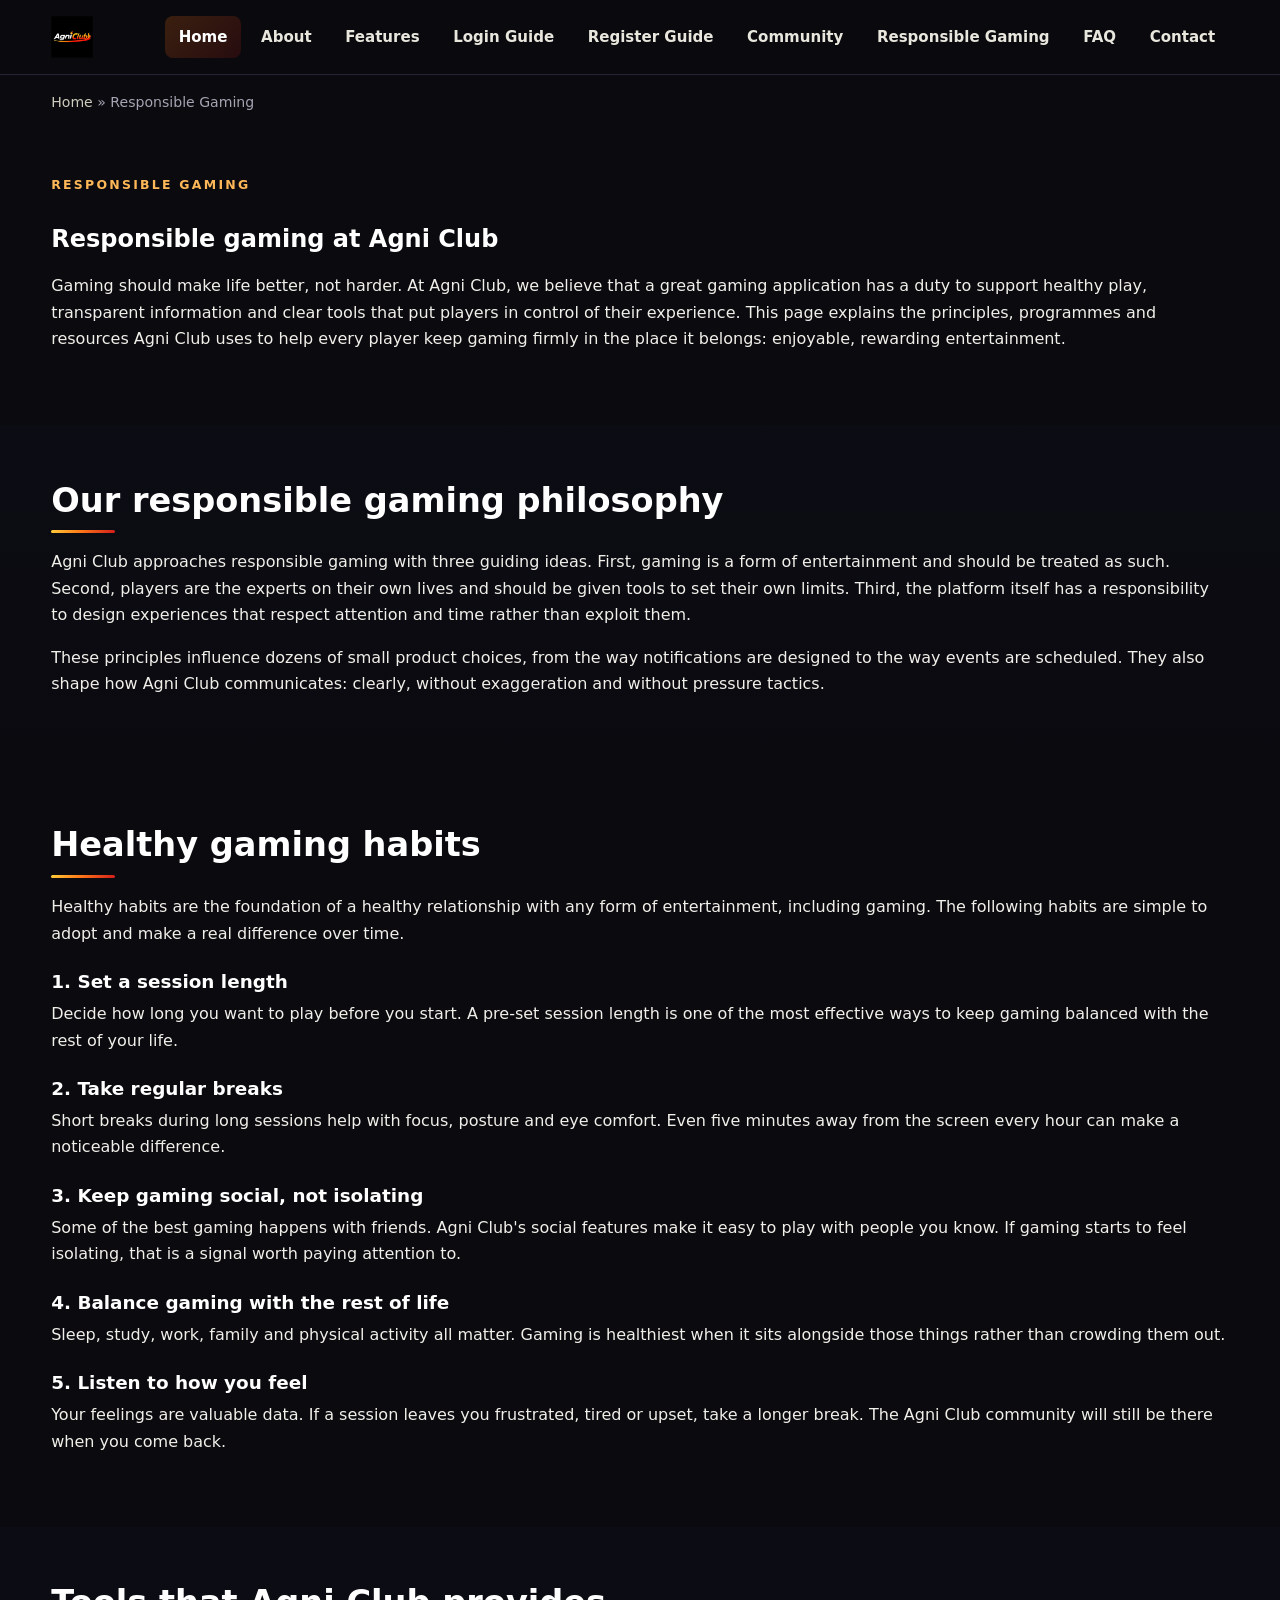
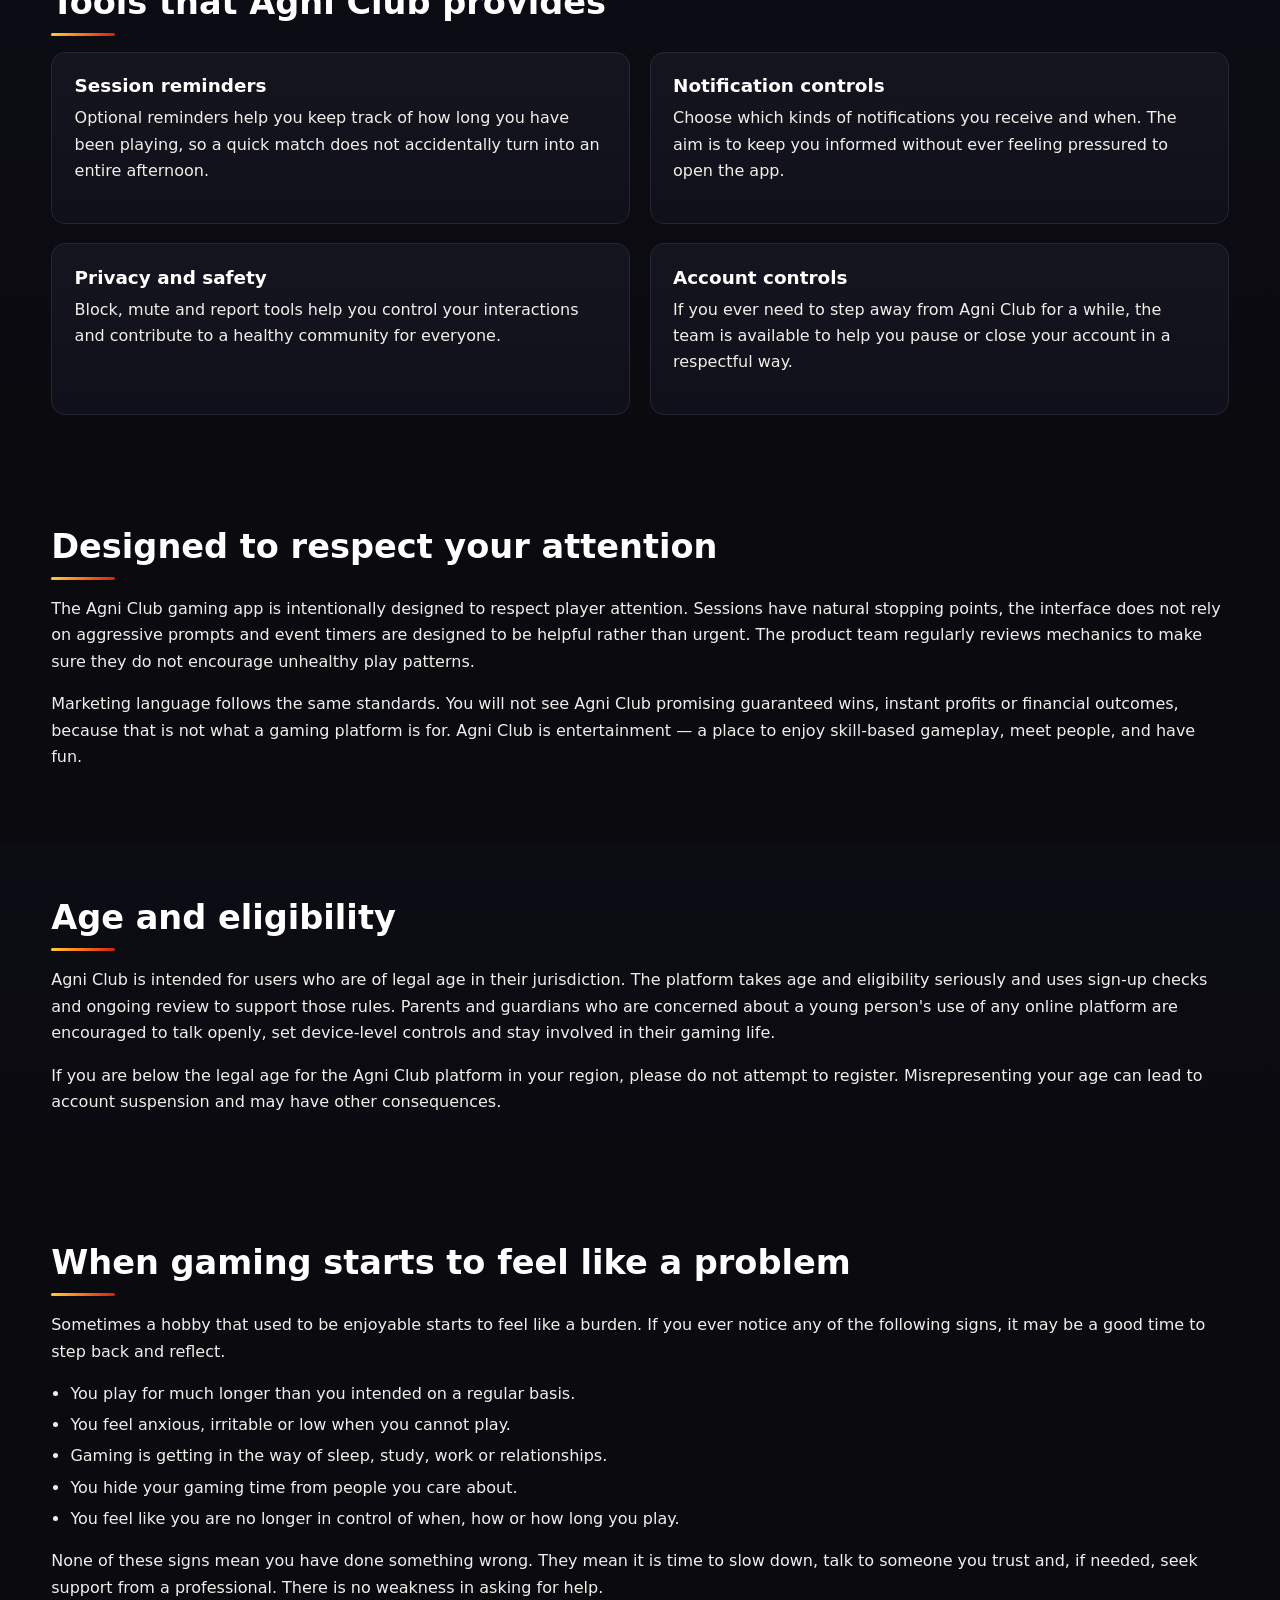
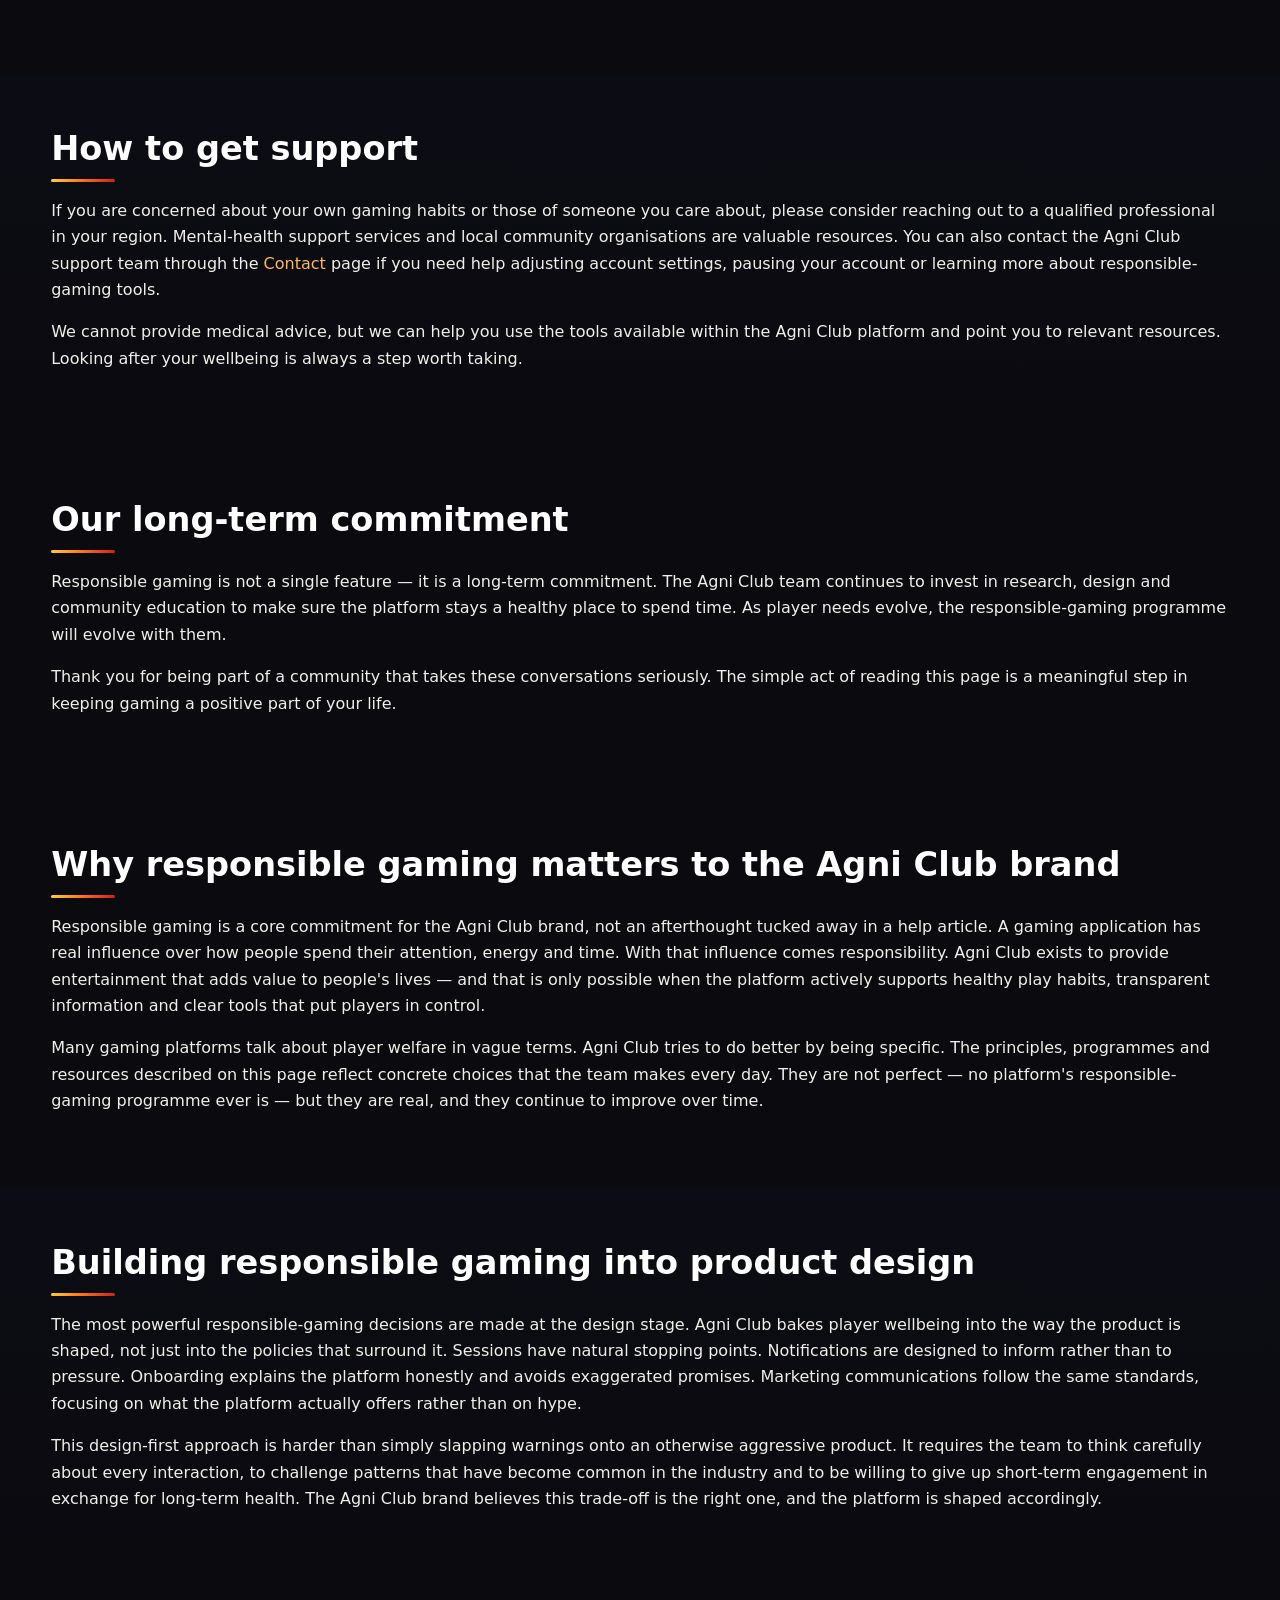
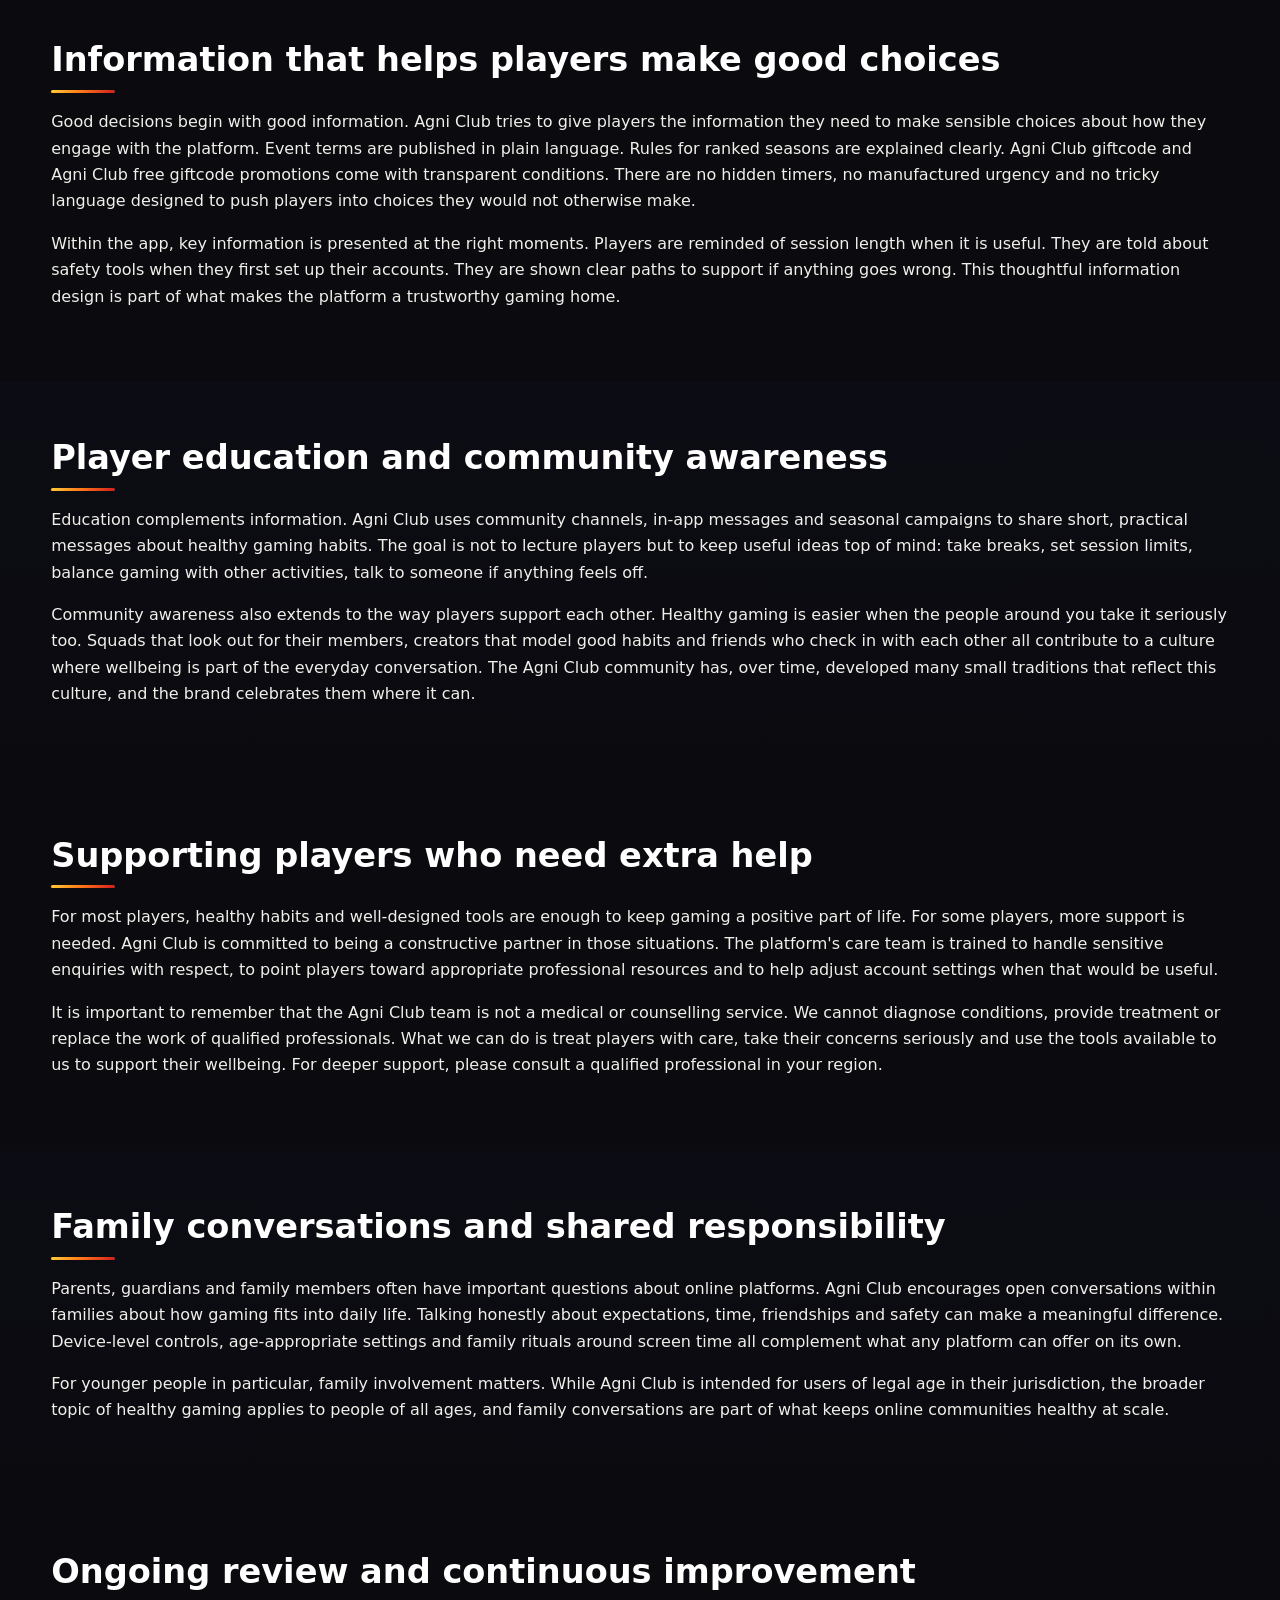
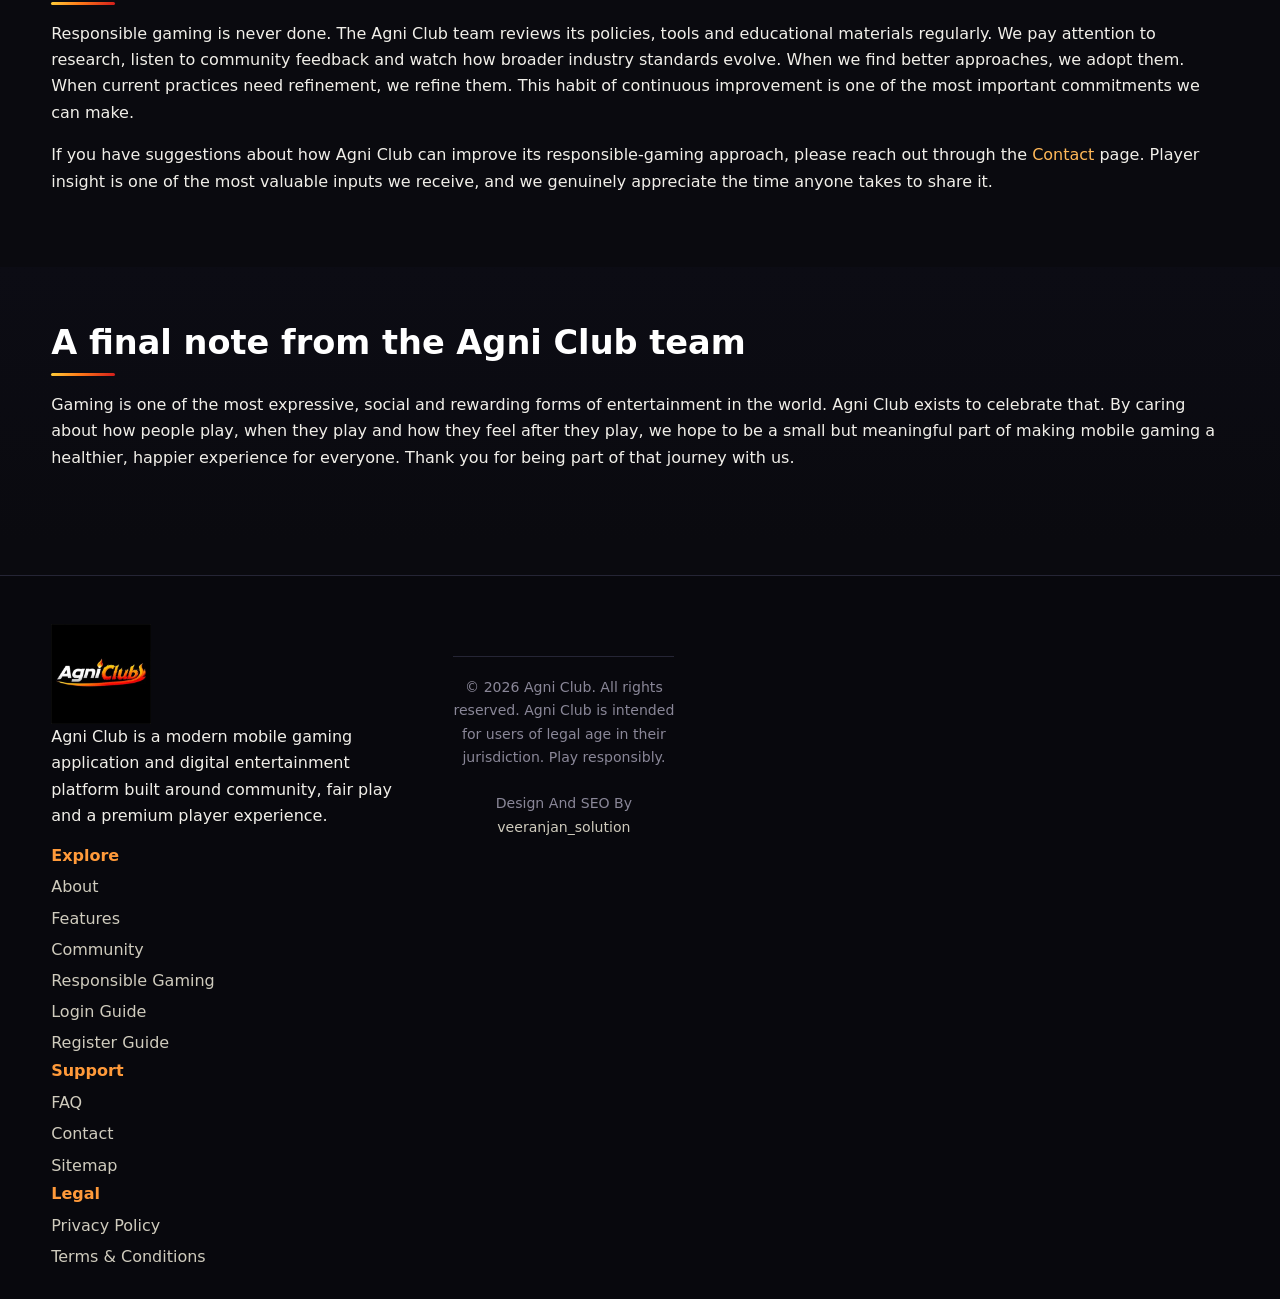
<file: responsible-gaming.html>
<!DOCTYPE html>
<html lang="en">
<head>
<meta charset="utf-8">
<meta name="viewport" content="width=device-width,initial-scale=1">
<title>Responsible Gaming at Agni Club | Play Safe, Play Smart</title>
<meta name="description" content="Agni Club promotes responsible gaming with player tools, healthy gaming habits, age verification, support resources and a player-first safety framework.">
<meta name="robots" content="index,follow,max-image-preview:large">
<meta name="author" content="Agni Club">
<meta name="theme-color" content="#0b0b10">
<link rel="canonical" href="https://agniclublogin.app/responsible-gaming.html">
<link rel="icon" type="image/svg+xml" href="/assets/favicon.svg">
<link rel="apple-touch-icon" href="/assets/logo.webp">
<meta property="og:type" content="website">
<meta property="og:site_name" content="Agni Club">
<meta property="og:title" content="Responsible Gaming at Agni Club | Play Safe, Play Smart">
<meta property="og:description" content="Agni Club promotes responsible gaming with player tools, healthy gaming habits, age verification, support resources and a player-first safety framework.">
<meta property="og:url" content="https://agniclublogin.app/responsible-gaming.html">
<meta property="og:image" content="https://agniclublogin.app/assets/logo.webp">
<meta name="twitter:card" content="summary_large_image">
<meta name="twitter:title" content="Responsible Gaming at Agni Club | Play Safe, Play Smart">
<meta name="twitter:description" content="Agni Club promotes responsible gaming with player tools, healthy gaming habits, age verification, support resources and a player-first safety framework.">
<meta name="twitter:image" content="https://agniclublogin.app/assets/logo.webp">
<link rel="preload" href="/css/style.css" as="style">
<link rel="stylesheet" href="/css/style.css">
<script type="application/ld+json">{"@context":"https://schema.org","@type":"Organization","name":"Agni Club","url":"https://agniclublogin.app","logo":"https://agniclublogin.app/assets/logo.webp","sameAs":[],"description":"Agni Club is a modern mobile gaming application and digital entertainment platform."}</script>
<script type="application/ld+json">{"@context":"https://schema.org","@type":"WebSite","name":"Agni Club","url":"https://agniclublogin.app"}</script>
<script type="application/ld+json">{"@context":"https://schema.org","@type":"BreadcrumbList","itemListElement":[{"@type":"ListItem","position":1,"name":"Home","item":"https://agniclublogin.app/"},{"@type":"ListItem","position":2,"name":"Responsible Gaming at Agni Club | Play Safe, Play Smart","item":"https://agniclublogin.app/responsible-gaming.html"}]}</script>
</head>
<body>
<a class="skip" href="#main">Skip to main content</a>
<header class="site-header" role="banner">
  <div class="container nav-wrap">
    <a class="brand" href="/" aria-label="Agni Club home">
      <img src="/assets/logo.webp" alt="Agni Club gaming app logo" width="120" height="60" decoding="async">
    </a>
    <button class="nav-toggle" aria-label="Open menu" aria-expanded="false" id="navBtn">☰</button>
    <nav class="primary-nav" id="primaryNav" aria-label="Primary">
        <ul>
<li><a href="/index.html" aria-current="page">Home</a></li><li><a href="/about.html">About</a></li><li><a href="/features.html">Features</a></li><li><a href="/login.html">Login Guide</a><li><a href="/register.html">Register Guide</a><li><a href="/community.html">Community</a></li><li><a href="/responsible-gaming.html">Responsible Gaming</a></li><li><a href="/faq.html">FAQ</a></li><li><a href="/contact.html">Contact</a></li>
      </ul>
    </nav>
  </div>
</header>
<main id="main">

<div class="container breadcrumbs"><a href="/">Home</a> &raquo; <span>Responsible Gaming</span></div>
<section>
  <div class="container">
    <span class="eyebrow">Responsible Gaming</span>
    <h1>Responsible gaming at Agni Club</h1>
    <p>Gaming should make life better, not harder. At Agni Club, we believe that a great gaming application has a duty to support healthy play, transparent information and clear tools that put players in control of their experience. This page explains the principles, programmes and resources Agni Club uses to help every player keep gaming firmly in the place it belongs: enjoyable, rewarding entertainment.</p>
  </div>
</section>

<section class="section-alt">
  <div class="container">
    <h2>Our responsible gaming philosophy</h2>
    <p>Agni Club approaches responsible gaming with three guiding ideas. First, gaming is a form of entertainment and should be treated as such. Second, players are the experts on their own lives and should be given tools to set their own limits. Third, the platform itself has a responsibility to design experiences that respect attention and time rather than exploit them.</p>
    <p>These principles influence dozens of small product choices, from the way notifications are designed to the way events are scheduled. They also shape how Agni Club communicates: clearly, without exaggeration and without pressure tactics.</p>
  </div>
</section>

<section>
  <div class="container">
    <h2>Healthy gaming habits</h2>
    <p>Healthy habits are the foundation of a healthy relationship with any form of entertainment, including gaming. The following habits are simple to adopt and make a real difference over time.</p>
    <h3>1. Set a session length</h3>
    <p>Decide how long you want to play before you start. A pre-set session length is one of the most effective ways to keep gaming balanced with the rest of your life.</p>
    <h3>2. Take regular breaks</h3>
    <p>Short breaks during long sessions help with focus, posture and eye comfort. Even five minutes away from the screen every hour can make a noticeable difference.</p>
    <h3>3. Keep gaming social, not isolating</h3>
    <p>Some of the best gaming happens with friends. Agni Club's social features make it easy to play with people you know. If gaming starts to feel isolating, that is a signal worth paying attention to.</p>
    <h3>4. Balance gaming with the rest of life</h3>
    <p>Sleep, study, work, family and physical activity all matter. Gaming is healthiest when it sits alongside those things rather than crowding them out.</p>
    <h3>5. Listen to how you feel</h3>
    <p>Your feelings are valuable data. If a session leaves you frustrated, tired or upset, take a longer break. The Agni Club community will still be there when you come back.</p>
  </div>
</section>

<section class="section-alt">
  <div class="container">
    <h2>Tools that Agni Club provides</h2>
    <div class="grid cols-2">
      <div class="card"><h3>Session reminders</h3><p>Optional reminders help you keep track of how long you have been playing, so a quick match does not accidentally turn into an entire afternoon.</p></div>
      <div class="card"><h3>Notification controls</h3><p>Choose which kinds of notifications you receive and when. The aim is to keep you informed without ever feeling pressured to open the app.</p></div>
      <div class="card"><h3>Privacy and safety</h3><p>Block, mute and report tools help you control your interactions and contribute to a healthy community for everyone.</p></div>
      <div class="card"><h3>Account controls</h3><p>If you ever need to step away from Agni Club for a while, the team is available to help you pause or close your account in a respectful way.</p></div>
    </div>
  </div>
</section>

<section>
  <div class="container">
    <h2>Designed to respect your attention</h2>
    <p>The Agni Club gaming app is intentionally designed to respect player attention. Sessions have natural stopping points, the interface does not rely on aggressive prompts and event timers are designed to be helpful rather than urgent. The product team regularly reviews mechanics to make sure they do not encourage unhealthy play patterns.</p>
    <p>Marketing language follows the same standards. You will not see Agni Club promising guaranteed wins, instant profits or financial outcomes, because that is not what a gaming platform is for. Agni Club is entertainment — a place to enjoy skill-based gameplay, meet people, and have fun.</p>
  </div>
</section>

<section class="section-alt">
  <div class="container">
    <h2>Age and eligibility</h2>
    <p>Agni Club is intended for users who are of legal age in their jurisdiction. The platform takes age and eligibility seriously and uses sign-up checks and ongoing review to support those rules. Parents and guardians who are concerned about a young person's use of any online platform are encouraged to talk openly, set device-level controls and stay involved in their gaming life.</p>
    <p>If you are below the legal age for the Agni Club platform in your region, please do not attempt to register. Misrepresenting your age can lead to account suspension and may have other consequences.</p>
  </div>
</section>

<section>
  <div class="container">
    <h2>When gaming starts to feel like a problem</h2>
    <p>Sometimes a hobby that used to be enjoyable starts to feel like a burden. If you ever notice any of the following signs, it may be a good time to step back and reflect.</p>
    <ul>
      <li>You play for much longer than you intended on a regular basis.</li>
      <li>You feel anxious, irritable or low when you cannot play.</li>
      <li>Gaming is getting in the way of sleep, study, work or relationships.</li>
      <li>You hide your gaming time from people you care about.</li>
      <li>You feel like you are no longer in control of when, how or how long you play.</li>
    </ul>
    <p>None of these signs mean you have done something wrong. They mean it is time to slow down, talk to someone you trust and, if needed, seek support from a professional. There is no weakness in asking for help.</p>
  </div>
</section>

<section class="section-alt">
  <div class="container">
    <h2>How to get support</h2>
    <p>If you are concerned about your own gaming habits or those of someone you care about, please consider reaching out to a qualified professional in your region. Mental-health support services and local community organisations are valuable resources. You can also contact the Agni Club support team through the <a href="/contact.html">Contact</a> page if you need help adjusting account settings, pausing your account or learning more about responsible-gaming tools.</p>
    <p>We cannot provide medical advice, but we can help you use the tools available within the Agni Club platform and point you to relevant resources. Looking after your wellbeing is always a step worth taking.</p>
  </div>
</section>

<section>
  <div class="container">
    <h2>Our long-term commitment</h2>
    <p>Responsible gaming is not a single feature — it is a long-term commitment. The Agni Club team continues to invest in research, design and community education to make sure the platform stays a healthy place to spend time. As player needs evolve, the responsible-gaming programme will evolve with them.</p>
    <p>Thank you for being part of a community that takes these conversations seriously. The simple act of reading this page is a meaningful step in keeping gaming a positive part of your life.</p>
  </div>
</section>

<section>
  <div class="container">
    <h2>Why responsible gaming matters to the Agni Club brand</h2>
    <p>Responsible gaming is a core commitment for the Agni Club brand, not an afterthought tucked away in a help article. A gaming application has real influence over how people spend their attention, energy and time. With that influence comes responsibility. Agni Club exists to provide entertainment that adds value to people's lives — and that is only possible when the platform actively supports healthy play habits, transparent information and clear tools that put players in control.</p>
    <p>Many gaming platforms talk about player welfare in vague terms. Agni Club tries to do better by being specific. The principles, programmes and resources described on this page reflect concrete choices that the team makes every day. They are not perfect — no platform's responsible-gaming programme ever is — but they are real, and they continue to improve over time.</p>
  </div>
</section>

<section class="section-alt">
  <div class="container">
    <h2>Building responsible gaming into product design</h2>
    <p>The most powerful responsible-gaming decisions are made at the design stage. Agni Club bakes player wellbeing into the way the product is shaped, not just into the policies that surround it. Sessions have natural stopping points. Notifications are designed to inform rather than to pressure. Onboarding explains the platform honestly and avoids exaggerated promises. Marketing communications follow the same standards, focusing on what the platform actually offers rather than on hype.</p>
    <p>This design-first approach is harder than simply slapping warnings onto an otherwise aggressive product. It requires the team to think carefully about every interaction, to challenge patterns that have become common in the industry and to be willing to give up short-term engagement in exchange for long-term health. The Agni Club brand believes this trade-off is the right one, and the platform is shaped accordingly.</p>
  </div>
</section>

<section>
  <div class="container">
    <h2>Information that helps players make good choices</h2>
    <p>Good decisions begin with good information. Agni Club tries to give players the information they need to make sensible choices about how they engage with the platform. Event terms are published in plain language. Rules for ranked seasons are explained clearly. Agni Club giftcode and Agni Club free giftcode promotions come with transparent conditions. There are no hidden timers, no manufactured urgency and no tricky language designed to push players into choices they would not otherwise make.</p>
    <p>Within the app, key information is presented at the right moments. Players are reminded of session length when it is useful. They are told about safety tools when they first set up their accounts. They are shown clear paths to support if anything goes wrong. This thoughtful information design is part of what makes the platform a trustworthy gaming home.</p>
  </div>
</section>

<section class="section-alt">
  <div class="container">
    <h2>Player education and community awareness</h2>
    <p>Education complements information. Agni Club uses community channels, in-app messages and seasonal campaigns to share short, practical messages about healthy gaming habits. The goal is not to lecture players but to keep useful ideas top of mind: take breaks, set session limits, balance gaming with other activities, talk to someone if anything feels off.</p>
    <p>Community awareness also extends to the way players support each other. Healthy gaming is easier when the people around you take it seriously too. Squads that look out for their members, creators that model good habits and friends who check in with each other all contribute to a culture where wellbeing is part of the everyday conversation. The Agni Club community has, over time, developed many small traditions that reflect this culture, and the brand celebrates them where it can.</p>
  </div>
</section>

<section>
  <div class="container">
    <h2>Supporting players who need extra help</h2>
    <p>For most players, healthy habits and well-designed tools are enough to keep gaming a positive part of life. For some players, more support is needed. Agni Club is committed to being a constructive partner in those situations. The platform's care team is trained to handle sensitive enquiries with respect, to point players toward appropriate professional resources and to help adjust account settings when that would be useful.</p>
    <p>It is important to remember that the Agni Club team is not a medical or counselling service. We cannot diagnose conditions, provide treatment or replace the work of qualified professionals. What we can do is treat players with care, take their concerns seriously and use the tools available to us to support their wellbeing. For deeper support, please consult a qualified professional in your region.</p>
  </div>
</section>

<section class="section-alt">
  <div class="container">
    <h2>Family conversations and shared responsibility</h2>
    <p>Parents, guardians and family members often have important questions about online platforms. Agni Club encourages open conversations within families about how gaming fits into daily life. Talking honestly about expectations, time, friendships and safety can make a meaningful difference. Device-level controls, age-appropriate settings and family rituals around screen time all complement what any platform can offer on its own.</p>
    <p>For younger people in particular, family involvement matters. While Agni Club is intended for users of legal age in their jurisdiction, the broader topic of healthy gaming applies to people of all ages, and family conversations are part of what keeps online communities healthy at scale.</p>
  </div>
</section>

<section>
  <div class="container">
    <h2>Ongoing review and continuous improvement</h2>
    <p>Responsible gaming is never done. The Agni Club team reviews its policies, tools and educational materials regularly. We pay attention to research, listen to community feedback and watch how broader industry standards evolve. When we find better approaches, we adopt them. When current practices need refinement, we refine them. This habit of continuous improvement is one of the most important commitments we can make.</p>
    <p>If you have suggestions about how Agni Club can improve its responsible-gaming approach, please reach out through the <a href="/contact.html">Contact</a> page. Player insight is one of the most valuable inputs we receive, and we genuinely appreciate the time anyone takes to share it.</p>
  </div>
</section>

<section class="section-alt">
  <div class="container">
    <h2>A final note from the Agni Club team</h2>
    <p>Gaming is one of the most expressive, social and rewarding forms of entertainment in the world. Agni Club exists to celebrate that. By caring about how people play, when they play and how they feel after they play, we hope to be a small but meaningful part of making mobile gaming a healthier, happier experience for everyone. Thank you for being part of that journey with us.</p>
  </div>
</section>

</main>
<footer class="site-footer" role="contentinfo">
  <div class="container foot-grid">
    <div>
        <div>
      <img src="/assets/logo.webp" alt="Agni Club" width="100" height="50" loading="lazy">
      <p>Agni Club is a modern mobile gaming application and digital entertainment platform built around community, fair play and a premium player experience.</p>
    </div>
    <div>
      <h2>Explore</h2>
      <ul>
        <li><a href="/about.html">About</a></li>
        <li><a href="/features.html">Features</a></li>
        <li><a href="/community.html">Community</a></li>
        <li><a href="/responsible-gaming.html">Responsible Gaming</a></li>
        <li><a href="/login.html">Login Guide</a></li>
        <li><a href="/Register.html">Register Guide</a></li>
      </ul>
    </div>
    <div>
      <h2>Support</h2>
      <ul>
        <li><a href="/faq.html">FAQ</a></li>
        <li><a href="/contact.html">Contact</a></li>
        <li><a href="/sitemap.html">Sitemap</a></li>
      </ul>
    </div>
    <div>
      <h2>Legal</h2>
      <ul>
        <li><a href="/privacy-policy.html">Privacy Policy</a></li>
        <li><a href="/terms-conditions.html">Terms &amp; Conditions</a></li>
      </ul>
    </div>
  </div>
 <div class="container foot-bottom">
  <p>
    © <span id="yr"></span> Agni Club. All rights reserved. Agni Club is intended for users of legal age in their jurisdiction. Play responsibly.
    <br><br>
    Design And SEO By
    <a href="https://t.me/veeranjan_solutions1" target="_blank" rel="noopener">
      veeranjan_solution
    </a>
  </p>
</div>
</footer>
<script src="/js/main.js" defer></script>
</body>
</html>
</file>
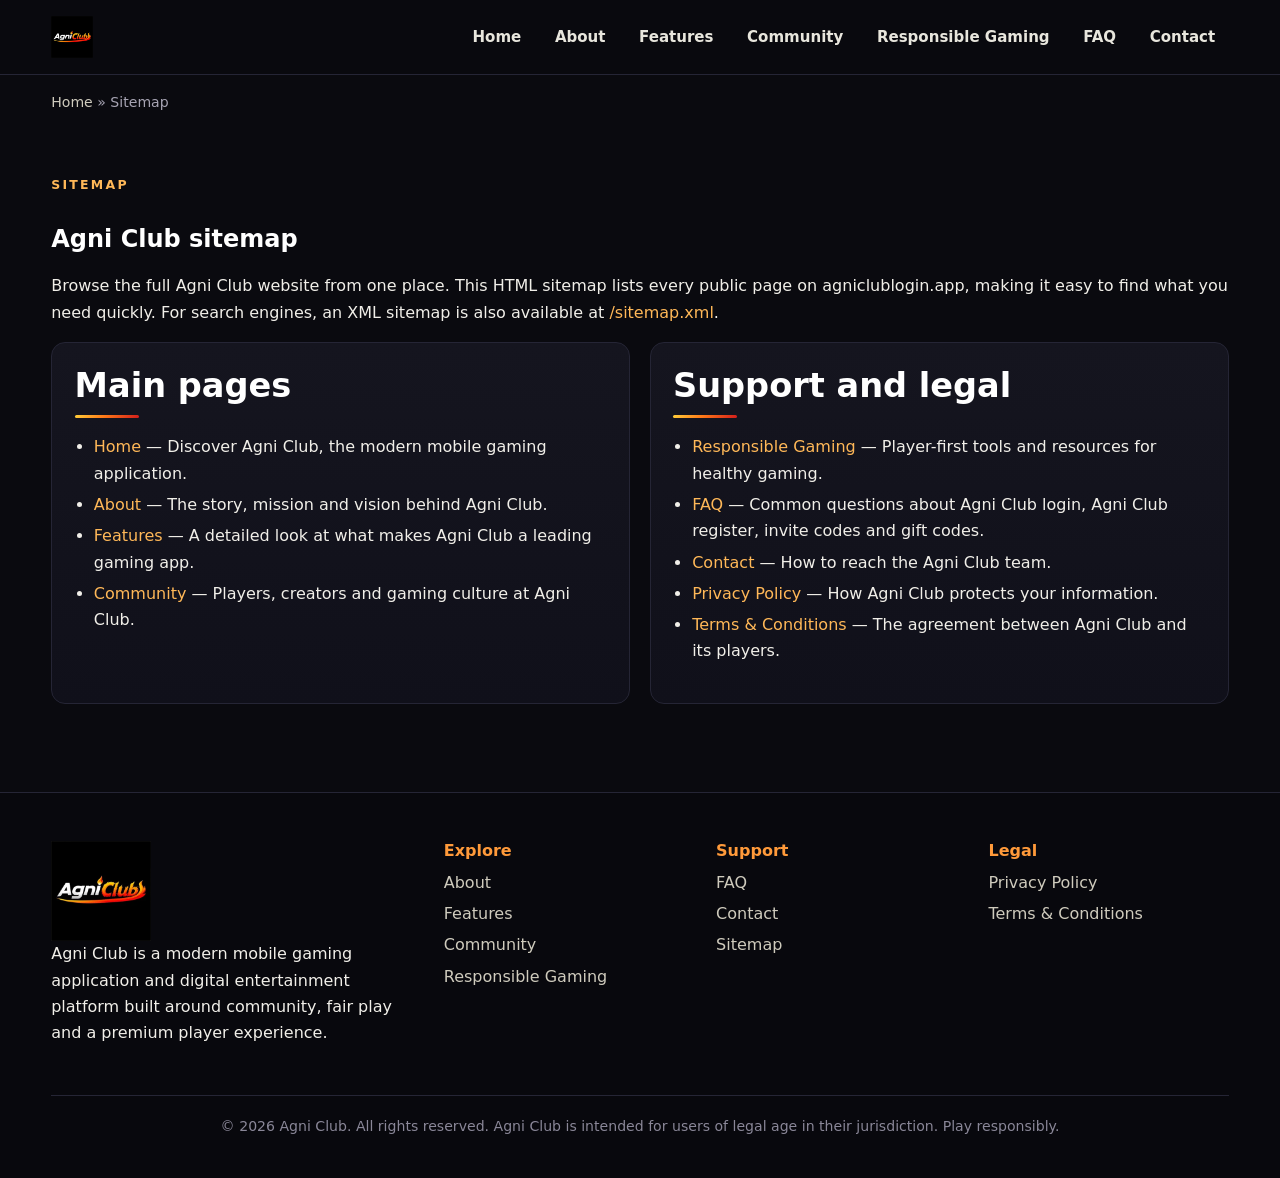
<file: sitemap.html>
<!DOCTYPE html>
<html lang="en">
<head>
<meta charset="utf-8">
<meta name="viewport" content="width=device-width,initial-scale=1">
<title>Agni Club Sitemap | Full Page Index</title>
<meta name="description" content="HTML sitemap of the Agni Club gaming website — quickly browse every page including About, Features, Community, Responsible Gaming, FAQ and Contact.">
<meta name="robots" content="index,follow,max-image-preview:large">
<meta name="author" content="Agni Club">
<meta name="theme-color" content="#0b0b10">
<link rel="canonical" href="https://agniclublogin.app/sitemap.html">
<link rel="icon" type="image/svg+xml" href="/assets/favicon.svg">
<link rel="apple-touch-icon" href="/assets/logo.webp">
<meta property="og:type" content="website">
<meta property="og:site_name" content="Agni Club">
<meta property="og:title" content="Agni Club Sitemap | Full Page Index">
<meta property="og:description" content="HTML sitemap of the Agni Club gaming website — quickly browse every page including About, Features, Community, Responsible Gaming, FAQ and Contact.">
<meta property="og:url" content="https://agniclublogin.app/sitemap.html">
<meta property="og:image" content="https://agniclublogin.app/assets/logo.webp">
<meta name="twitter:card" content="summary_large_image">
<meta name="twitter:title" content="Agni Club Sitemap | Full Page Index">
<meta name="twitter:description" content="HTML sitemap of the Agni Club gaming website — quickly browse every page including About, Features, Community, Responsible Gaming, FAQ and Contact.">
<meta name="twitter:image" content="https://agniclublogin.app/assets/logo.webp">
<link rel="preload" href="/css/style.css" as="style">
<link rel="stylesheet" href="/css/style.css">
<script type="application/ld+json">{"@context":"https://schema.org","@type":"Organization","name":"Agni Club","url":"https://agniclublogin.app","logo":"https://agniclublogin.app/assets/logo.webp","sameAs":[],"description":"Agni Club is a modern mobile gaming application and digital entertainment platform."}</script>
<script type="application/ld+json">{"@context":"https://schema.org","@type":"WebSite","name":"Agni Club","url":"https://agniclublogin.app"}</script>
<script type="application/ld+json">{"@context":"https://schema.org","@type":"BreadcrumbList","itemListElement":[{"@type":"ListItem","position":1,"name":"Home","item":"https://agniclublogin.app/"},{"@type":"ListItem","position":2,"name":"Agni Club Sitemap | Full Page Index","item":"https://agniclublogin.app/sitemap.html"}]}</script>
</head>
<body>
<a class="skip" href="#main">Skip to main content</a>
<header class="site-header" role="banner">
  <div class="container nav-wrap">
    <a class="brand" href="/" aria-label="Agni Club home">
      <img src="/assets/logo.webp" alt="Agni Club gaming app logo" width="120" height="60" decoding="async">
    </a>
    <button class="nav-toggle" aria-label="Open menu" aria-expanded="false" id="navBtn">☰</button>
    <nav class="primary-nav" id="primaryNav" aria-label="Primary">
      <ul>
<li><a href="/index.html">Home</a></li><li><a href="/about.html">About</a></li><li><a href="/features.html">Features</a></li><li><a href="/community.html">Community</a></li><li><a href="/responsible-gaming.html">Responsible Gaming</a></li><li><a href="/faq.html">FAQ</a></li><li><a href="/contact.html">Contact</a></li>
      </ul>
    </nav>
  </div>
</header>
<main id="main">

<div class="container breadcrumbs"><a href="/">Home</a> &raquo; <span>Sitemap</span></div>
<section>
  <div class="container">
    <span class="eyebrow">Sitemap</span>
    <h1>Agni Club sitemap</h1>
    <p>Browse the full Agni Club website from one place. This HTML sitemap lists every public page on agniclublogin.app, making it easy to find what you need quickly. For search engines, an XML sitemap is also available at <a href="/sitemap.xml">/sitemap.xml</a>.</p>
    <div class="grid cols-2">
      <div class="card">
        <h2>Main pages</h2>
        <ul>
          <li><a href="/">Home</a> — Discover Agni Club, the modern mobile gaming application.</li>
          <li><a href="/about.html">About</a> — The story, mission and vision behind Agni Club.</li>
          <li><a href="/features.html">Features</a> — A detailed look at what makes Agni Club a leading gaming app.</li>
          <li><a href="/community.html">Community</a> — Players, creators and gaming culture at Agni Club.</li>
        </ul>
      </div>
      <div class="card">
        <h2>Support and legal</h2>
        <ul>
          <li><a href="/responsible-gaming.html">Responsible Gaming</a> — Player-first tools and resources for healthy gaming.</li>
          <li><a href="/faq.html">FAQ</a> — Common questions about Agni Club login, Agni Club register, invite codes and gift codes.</li>
          <li><a href="/contact.html">Contact</a> — How to reach the Agni Club team.</li>
          <li><a href="/privacy-policy.html">Privacy Policy</a> — How Agni Club protects your information.</li>
          <li><a href="/terms-conditions.html">Terms &amp; Conditions</a> — The agreement between Agni Club and its players.</li>
        </ul>
      </div>
    </div>
  </div>
</section>

</main>
<footer class="site-footer" role="contentinfo">
  <div class="container foot-grid">
    <div>
      <img src="/assets/logo.webp" alt="Agni Club" width="100" height="50" loading="lazy">
      <p>Agni Club is a modern mobile gaming application and digital entertainment platform built around community, fair play and a premium player experience.</p>
    </div>
    <div>
      <h2>Explore</h2>
      <ul>
        <li><a href="/about.html">About</a></li>
        <li><a href="/features.html">Features</a></li>
        <li><a href="/community.html">Community</a></li>
        <li><a href="/responsible-gaming.html">Responsible Gaming</a></li>
      </ul>
    </div>
    <div>
      <h2>Support</h2>
      <ul>
        <li><a href="/faq.html">FAQ</a></li>
        <li><a href="/contact.html">Contact</a></li>
        <li><a href="/sitemap.html">Sitemap</a></li>
      </ul>
    </div>
    <div>
      <h2>Legal</h2>
      <ul>
        <li><a href="/privacy-policy.html">Privacy Policy</a></li>
        <li><a href="/terms-conditions.html">Terms &amp; Conditions</a></li>
      </ul>
    </div>
  </div>
  <div class="container foot-bottom">
    <p>© <span id="yr"></span> Agni Club. All rights reserved. Agni Club is intended for users of legal age in their jurisdiction. Play responsibly.</p>
  </div>
</footer>
<script src="/js/main.js" defer></script>
</body>
</html>
</file>
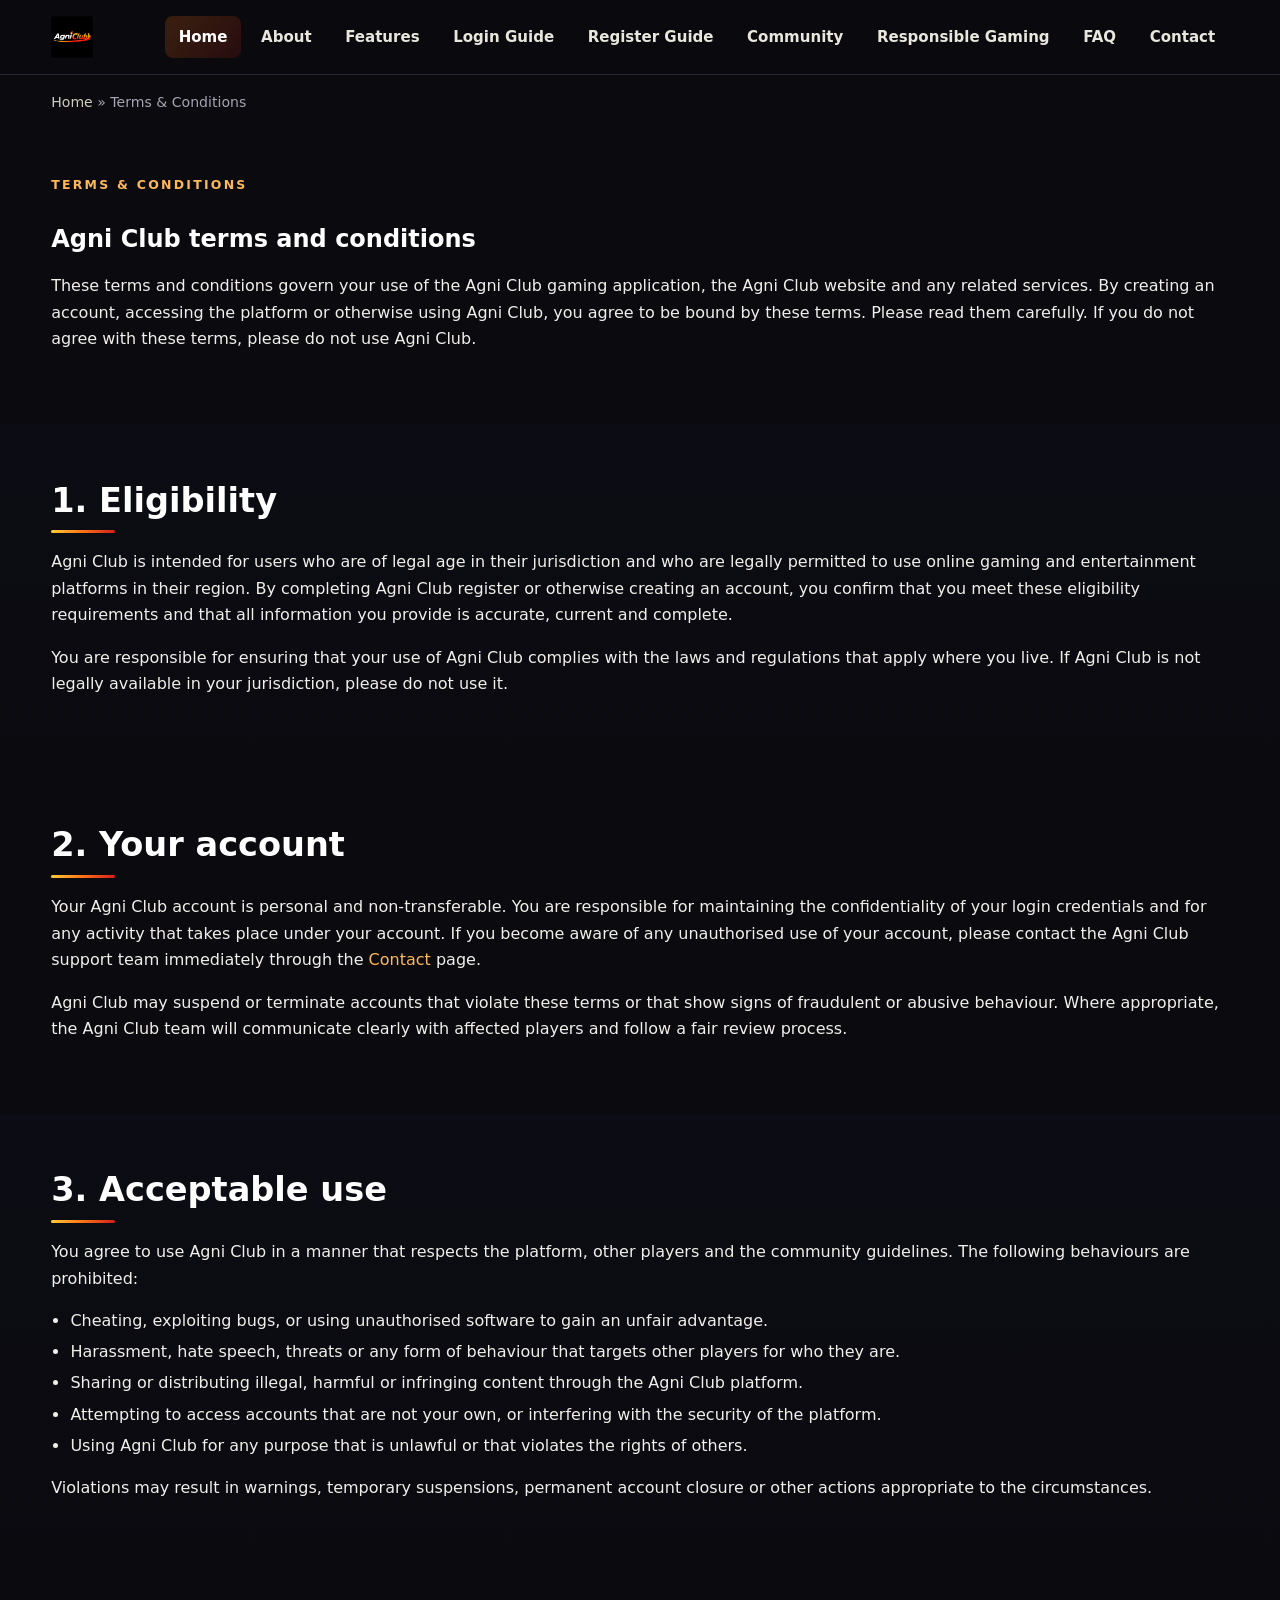
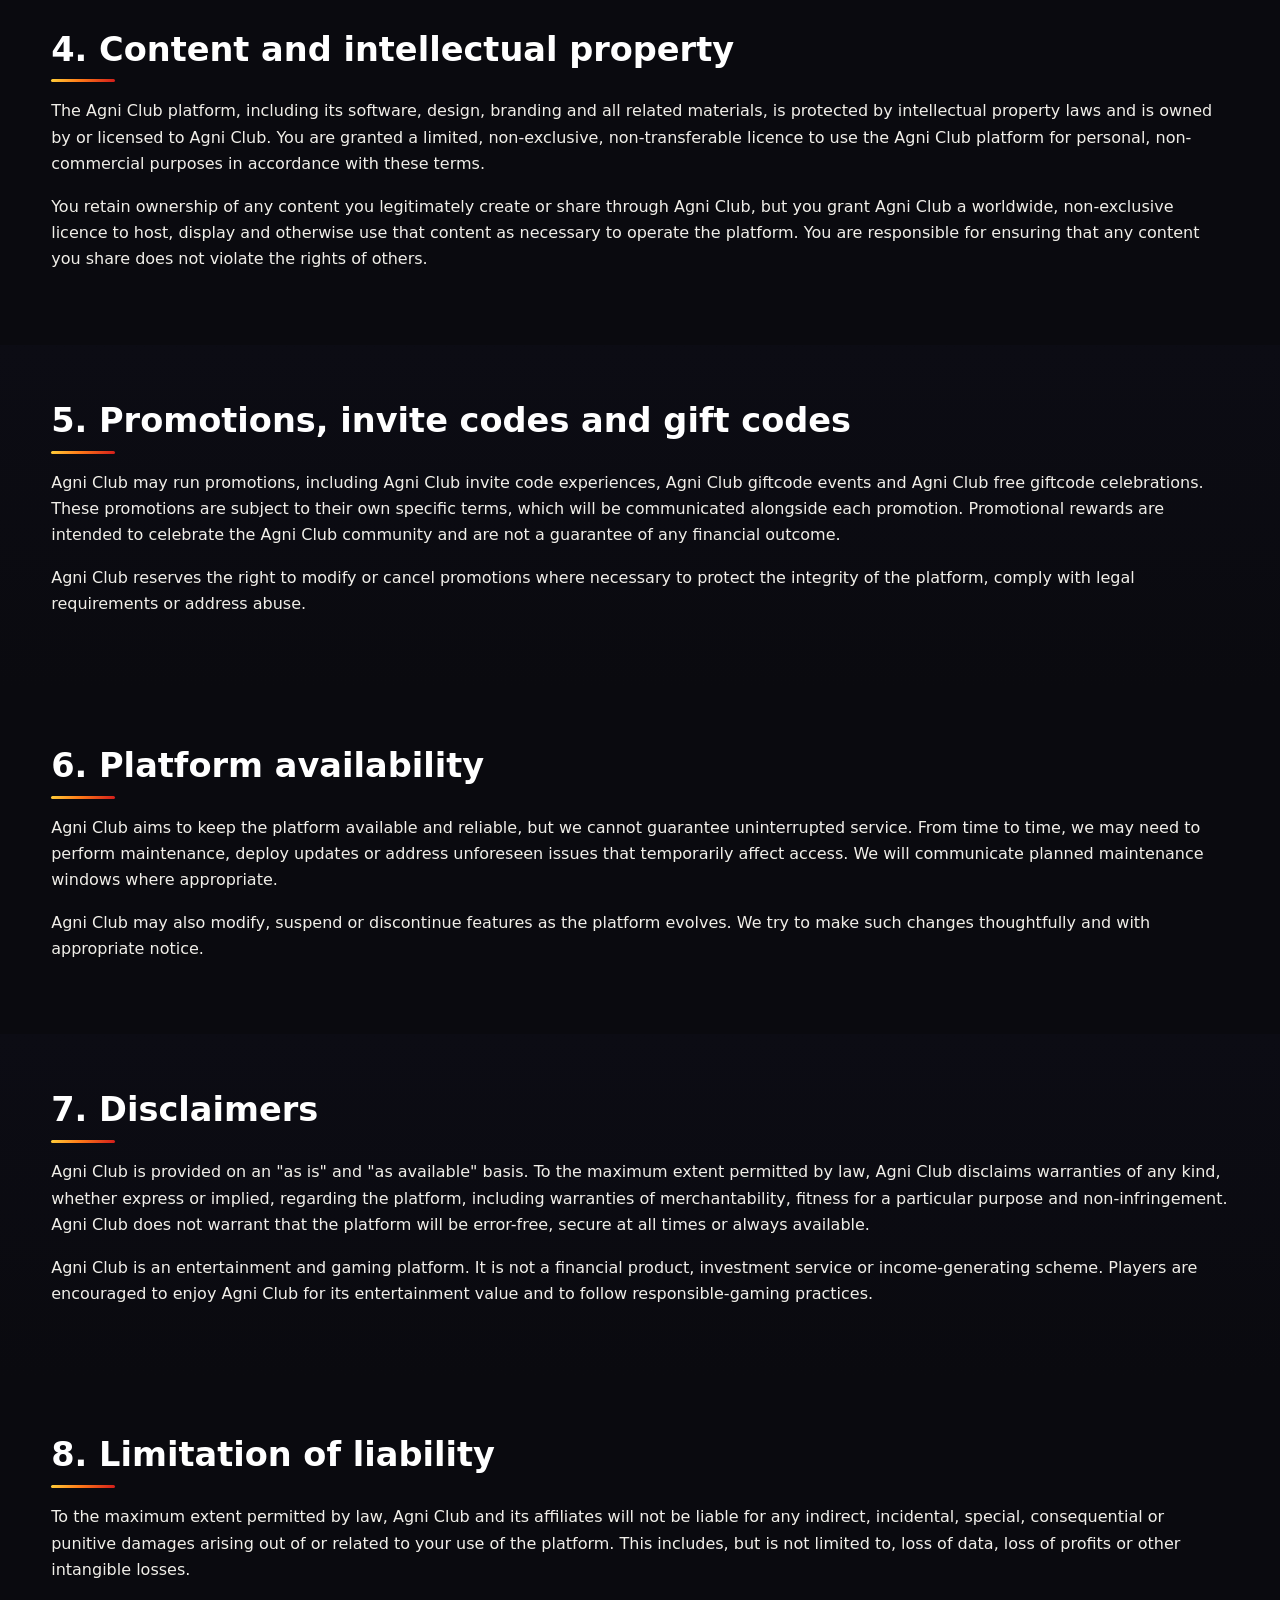
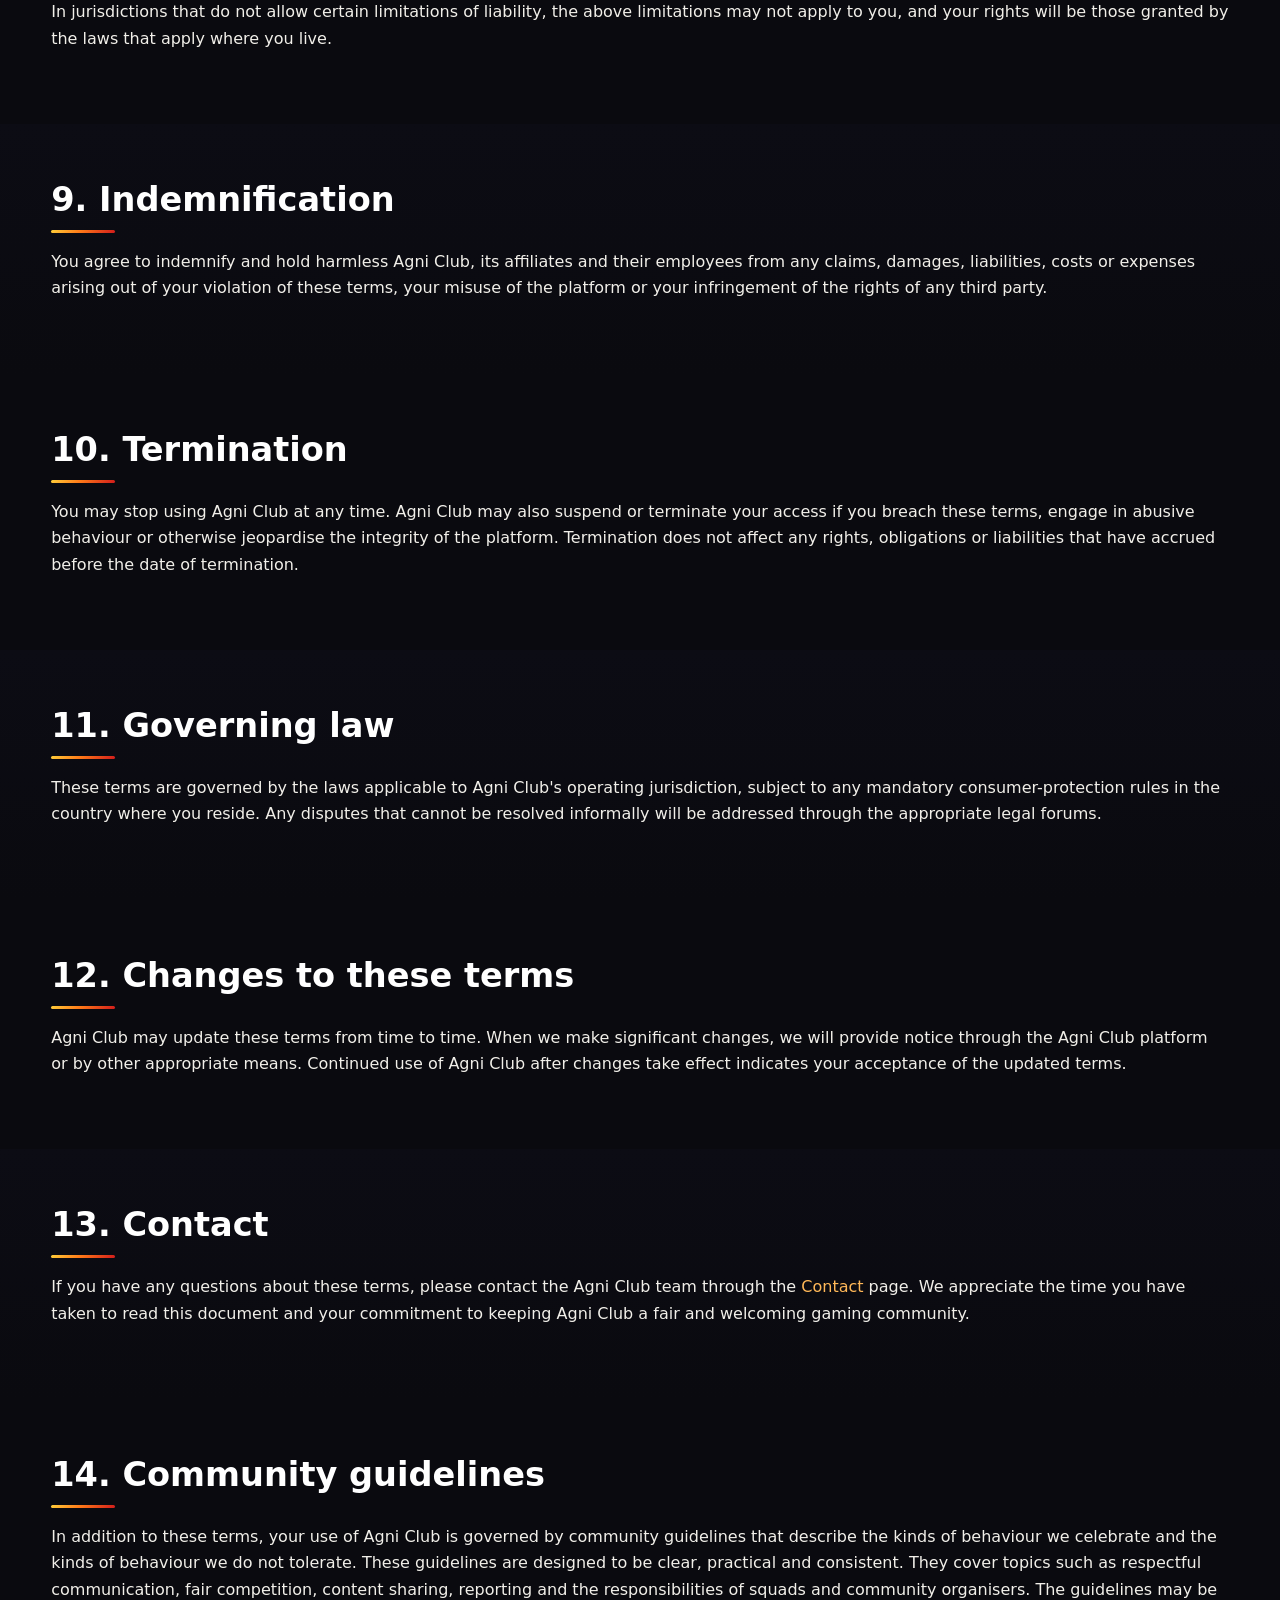
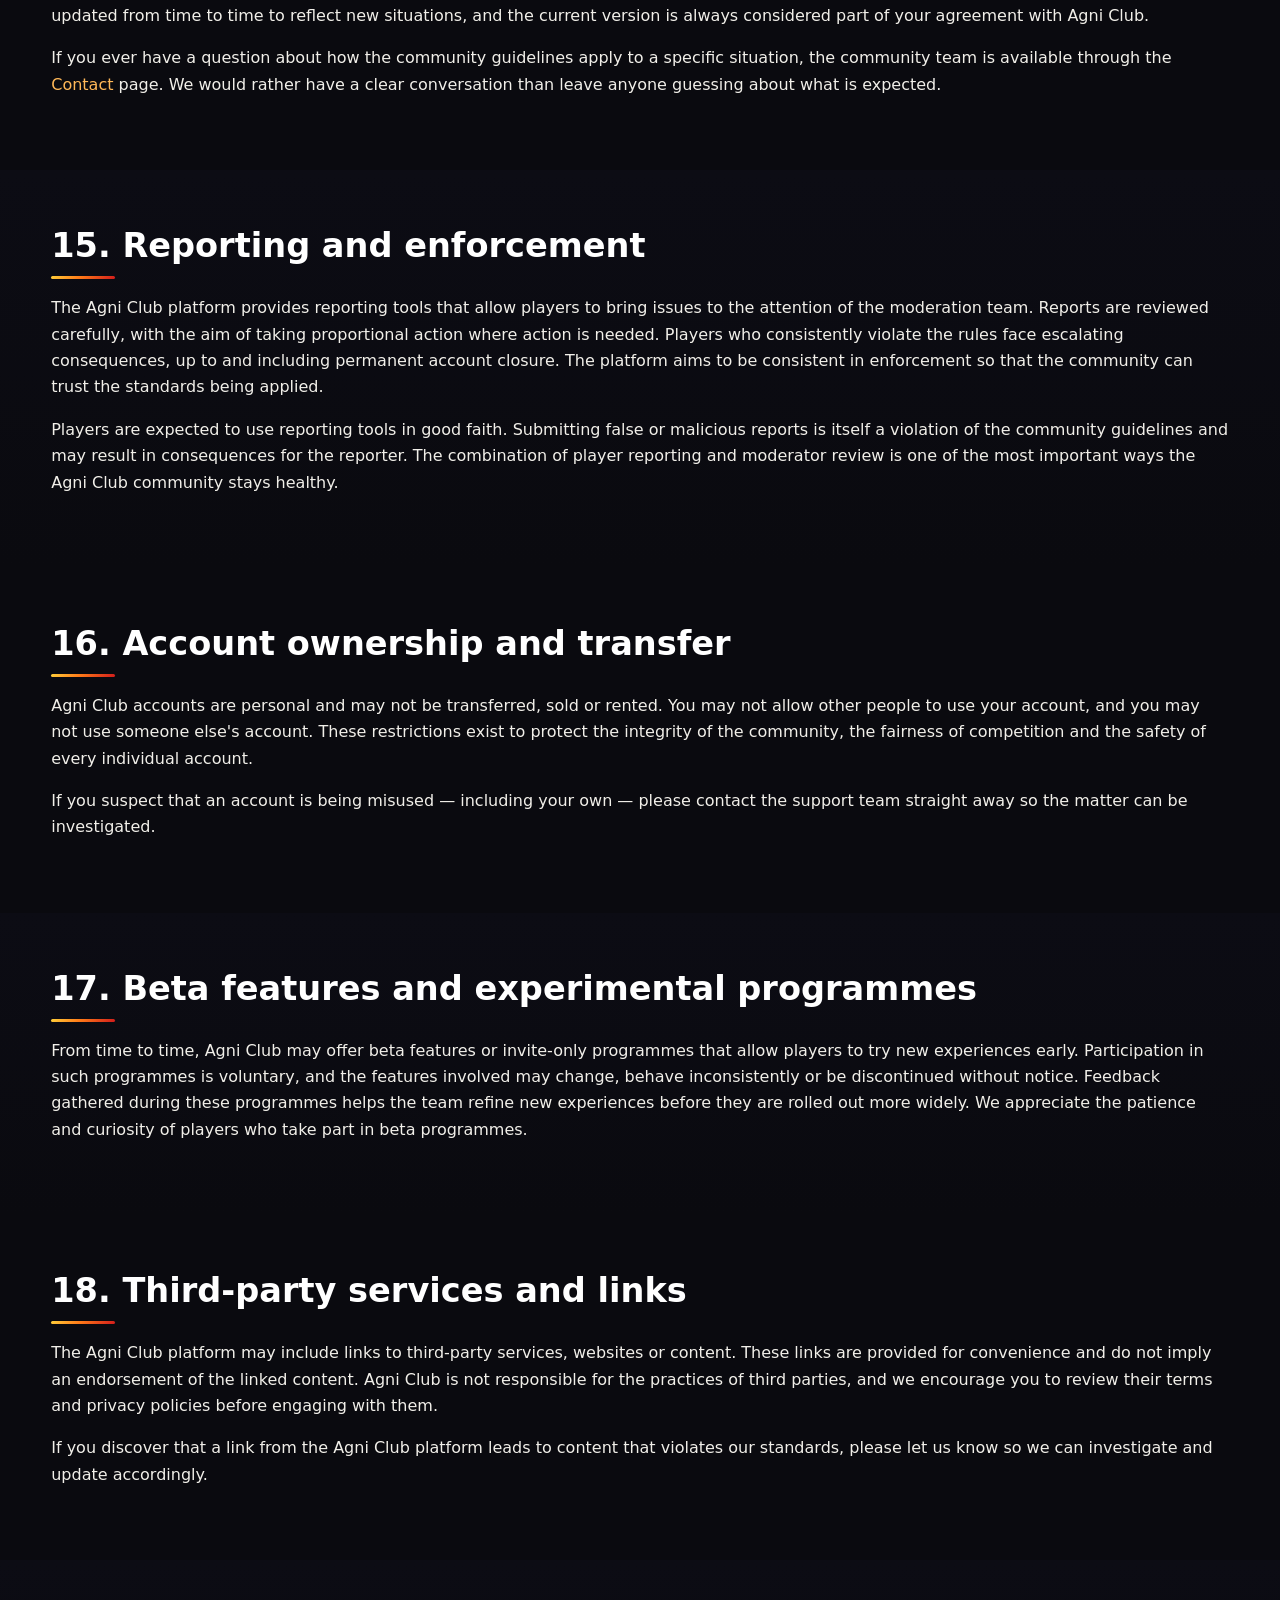
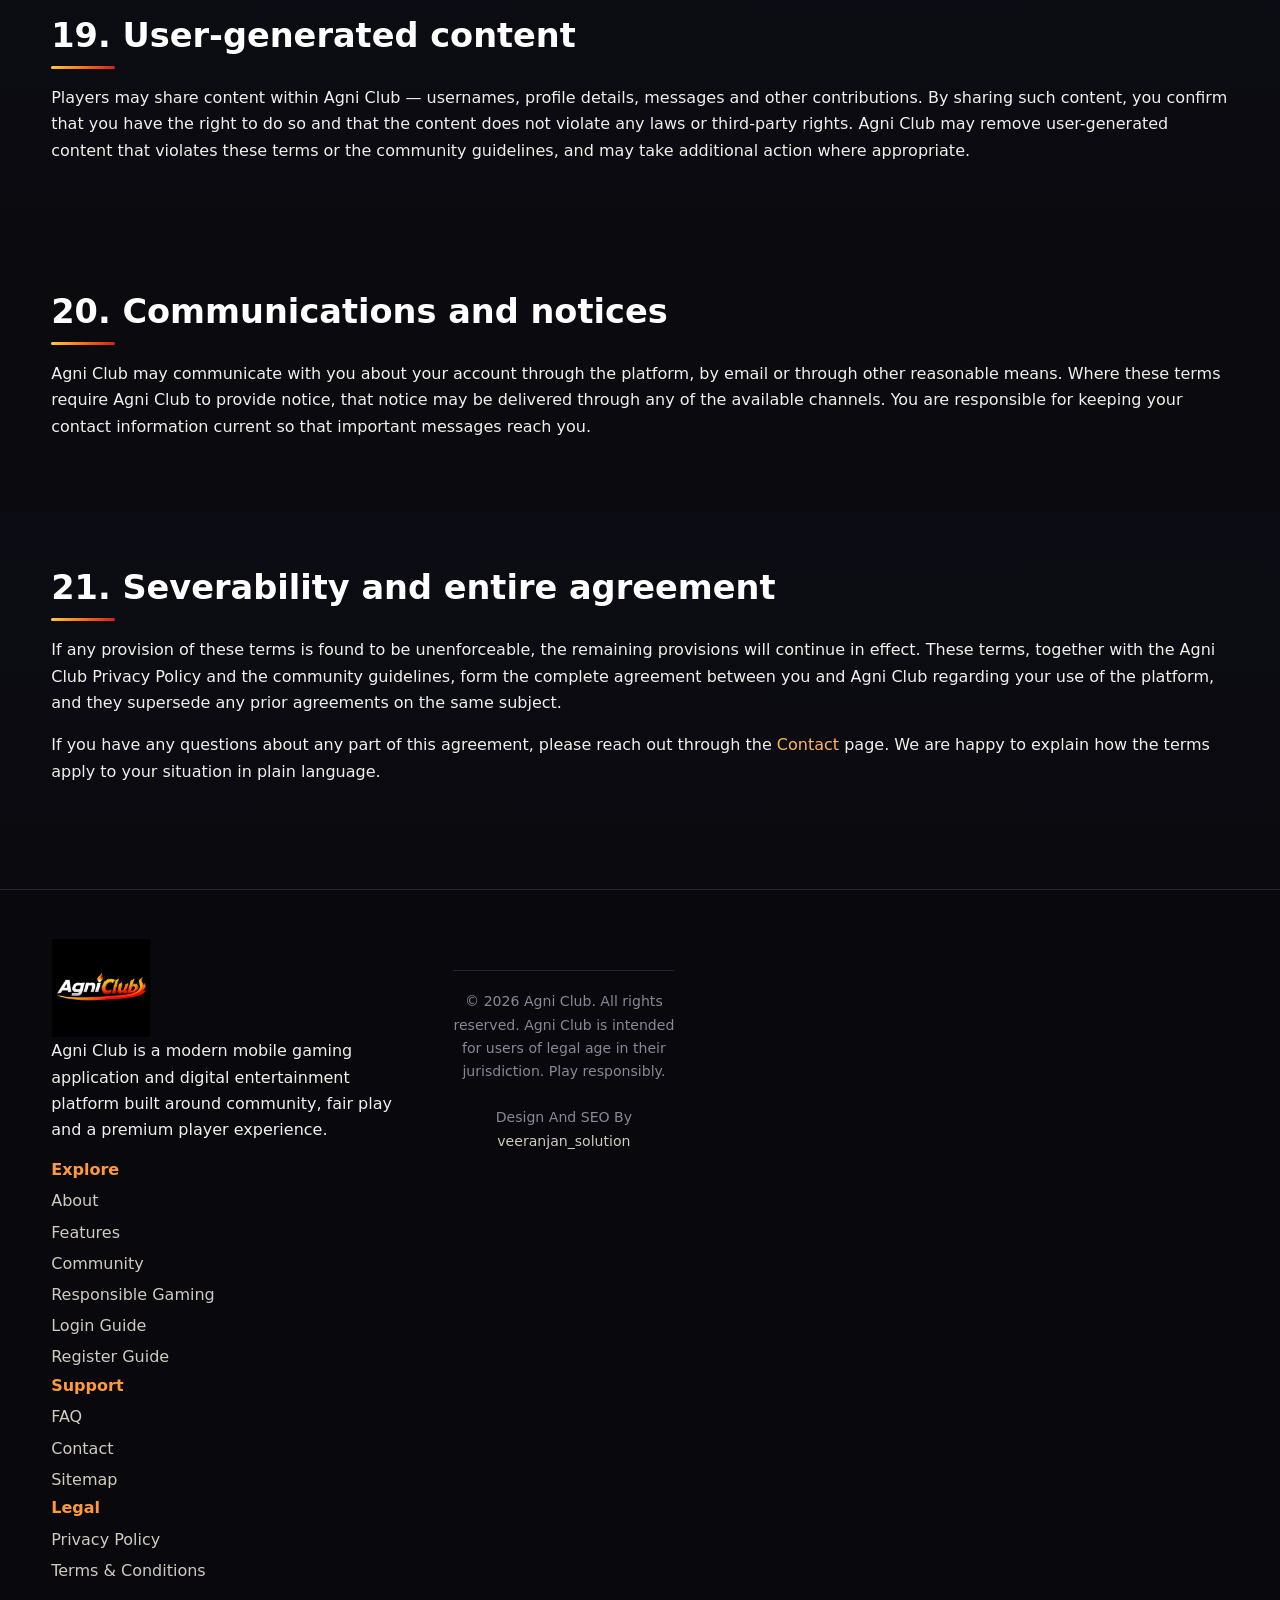
<file: terms-conditions.html>
<!DOCTYPE html>
<html lang="en">
<head>
<meta charset="utf-8">
<meta name="viewport" content="width=device-width,initial-scale=1">
<title>Agni Club Terms & Conditions | Platform Rules & User Agreement</title>
<meta name="description" content="Read the official Agni Club terms and conditions covering account use, fair play, eligibility, intellectual property and platform responsibilities.">
<meta name="robots" content="index,follow,max-image-preview:large">
<meta name="author" content="Agni Club">
<meta name="theme-color" content="#0b0b10">
<link rel="canonical" href="https://agniclublogin.app/terms-conditions.html">
<link rel="icon" type="image/svg+xml" href="/assets/favicon.svg">
<link rel="apple-touch-icon" href="/assets/logo.webp">
<meta property="og:type" content="website">
<meta property="og:site_name" content="Agni Club">
<meta property="og:title" content="Agni Club Terms & Conditions | Platform Rules & User Agreement">
<meta property="og:description" content="Read the official Agni Club terms and conditions covering account use, fair play, eligibility, intellectual property and platform responsibilities.">
<meta property="og:url" content="https://agniclublogin.app/terms-conditions.html">
<meta property="og:image" content="https://agniclublogin.app/assets/logo.webp">
<meta name="twitter:card" content="summary_large_image">
<meta name="twitter:title" content="Agni Club Terms & Conditions | Platform Rules & User Agreement">
<meta name="twitter:description" content="Read the official Agni Club terms and conditions covering account use, fair play, eligibility, intellectual property and platform responsibilities.">
<meta name="twitter:image" content="https://agniclublogin.app/assets/logo.webp">
<link rel="preload" href="/css/style.css" as="style">
<link rel="stylesheet" href="/css/style.css">
<script type="application/ld+json">{"@context":"https://schema.org","@type":"Organization","name":"Agni Club","url":"https://agniclublogin.app","logo":"https://agniclublogin.app/assets/logo.webp","sameAs":[],"description":"Agni Club is a modern mobile gaming application and digital entertainment platform."}</script>
<script type="application/ld+json">{"@context":"https://schema.org","@type":"WebSite","name":"Agni Club","url":"https://agniclublogin.app"}</script>
<script type="application/ld+json">{"@context":"https://schema.org","@type":"BreadcrumbList","itemListElement":[{"@type":"ListItem","position":1,"name":"Home","item":"https://agniclublogin.app/"},{"@type":"ListItem","position":2,"name":"Agni Club Terms & Conditions | Platform Rules & User Agreement","item":"https://agniclublogin.app/terms-conditions.html"}]}</script>
</head>
<body>
<a class="skip" href="#main">Skip to main content</a>
<header class="site-header" role="banner">
  <div class="container nav-wrap">
    <a class="brand" href="/" aria-label="Agni Club home">
      <img src="/assets/logo.webp" alt="Agni Club gaming app logo" width="120" height="60" decoding="async">
    </a>
    <button class="nav-toggle" aria-label="Open menu" aria-expanded="false" id="navBtn">☰</button>
    <nav class="primary-nav" id="primaryNav" aria-label="Primary">
        <ul>
<li><a href="/index.html" aria-current="page">Home</a></li><li><a href="/about.html">About</a></li><li><a href="/features.html">Features</a></li><li><a href="/login.html">Login Guide</a><li><a href="/register.html">Register Guide</a><li><a href="/community.html">Community</a></li><li><a href="/responsible-gaming.html">Responsible Gaming</a></li><li><a href="/faq.html">FAQ</a></li><li><a href="/contact.html">Contact</a></li>
      </ul>
    </nav>
  </div>
</header>
<main id="main">

<div class="container breadcrumbs"><a href="/">Home</a> &raquo; <span>Terms & Conditions</span></div>
<section>
  <div class="container">
    <span class="eyebrow">Terms & Conditions</span>
    <h1>Agni Club terms and conditions</h1>
    <p>These terms and conditions govern your use of the Agni Club gaming application, the Agni Club website and any related services. By creating an account, accessing the platform or otherwise using Agni Club, you agree to be bound by these terms. Please read them carefully. If you do not agree with these terms, please do not use Agni Club.</p>
  </div>
</section>

<section class="section-alt">
  <div class="container">
    <h2>1. Eligibility</h2>
    <p>Agni Club is intended for users who are of legal age in their jurisdiction and who are legally permitted to use online gaming and entertainment platforms in their region. By completing Agni Club register or otherwise creating an account, you confirm that you meet these eligibility requirements and that all information you provide is accurate, current and complete.</p>
    <p>You are responsible for ensuring that your use of Agni Club complies with the laws and regulations that apply where you live. If Agni Club is not legally available in your jurisdiction, please do not use it.</p>
  </div>
</section>

<section>
  <div class="container">
    <h2>2. Your account</h2>
    <p>Your Agni Club account is personal and non-transferable. You are responsible for maintaining the confidentiality of your login credentials and for any activity that takes place under your account. If you become aware of any unauthorised use of your account, please contact the Agni Club support team immediately through the <a href="/contact.html">Contact</a> page.</p>
    <p>Agni Club may suspend or terminate accounts that violate these terms or that show signs of fraudulent or abusive behaviour. Where appropriate, the Agni Club team will communicate clearly with affected players and follow a fair review process.</p>
  </div>
</section>

<section class="section-alt">
  <div class="container">
    <h2>3. Acceptable use</h2>
    <p>You agree to use Agni Club in a manner that respects the platform, other players and the community guidelines. The following behaviours are prohibited:</p>
    <ul>
      <li>Cheating, exploiting bugs, or using unauthorised software to gain an unfair advantage.</li>
      <li>Harassment, hate speech, threats or any form of behaviour that targets other players for who they are.</li>
      <li>Sharing or distributing illegal, harmful or infringing content through the Agni Club platform.</li>
      <li>Attempting to access accounts that are not your own, or interfering with the security of the platform.</li>
      <li>Using Agni Club for any purpose that is unlawful or that violates the rights of others.</li>
    </ul>
    <p>Violations may result in warnings, temporary suspensions, permanent account closure or other actions appropriate to the circumstances.</p>
  </div>
</section>

<section>
  <div class="container">
    <h2>4. Content and intellectual property</h2>
    <p>The Agni Club platform, including its software, design, branding and all related materials, is protected by intellectual property laws and is owned by or licensed to Agni Club. You are granted a limited, non-exclusive, non-transferable licence to use the Agni Club platform for personal, non-commercial purposes in accordance with these terms.</p>
    <p>You retain ownership of any content you legitimately create or share through Agni Club, but you grant Agni Club a worldwide, non-exclusive licence to host, display and otherwise use that content as necessary to operate the platform. You are responsible for ensuring that any content you share does not violate the rights of others.</p>
  </div>
</section>

<section class="section-alt">
  <div class="container">
    <h2>5. Promotions, invite codes and gift codes</h2>
    <p>Agni Club may run promotions, including Agni Club invite code experiences, Agni Club giftcode events and Agni Club free giftcode celebrations. These promotions are subject to their own specific terms, which will be communicated alongside each promotion. Promotional rewards are intended to celebrate the Agni Club community and are not a guarantee of any financial outcome.</p>
    <p>Agni Club reserves the right to modify or cancel promotions where necessary to protect the integrity of the platform, comply with legal requirements or address abuse.</p>
  </div>
</section>

<section>
  <div class="container">
    <h2>6. Platform availability</h2>
    <p>Agni Club aims to keep the platform available and reliable, but we cannot guarantee uninterrupted service. From time to time, we may need to perform maintenance, deploy updates or address unforeseen issues that temporarily affect access. We will communicate planned maintenance windows where appropriate.</p>
    <p>Agni Club may also modify, suspend or discontinue features as the platform evolves. We try to make such changes thoughtfully and with appropriate notice.</p>
  </div>
</section>

<section class="section-alt">
  <div class="container">
    <h2>7. Disclaimers</h2>
    <p>Agni Club is provided on an "as is" and "as available" basis. To the maximum extent permitted by law, Agni Club disclaims warranties of any kind, whether express or implied, regarding the platform, including warranties of merchantability, fitness for a particular purpose and non-infringement. Agni Club does not warrant that the platform will be error-free, secure at all times or always available.</p>
    <p>Agni Club is an entertainment and gaming platform. It is not a financial product, investment service or income-generating scheme. Players are encouraged to enjoy Agni Club for its entertainment value and to follow responsible-gaming practices.</p>
  </div>
</section>

<section>
  <div class="container">
    <h2>8. Limitation of liability</h2>
    <p>To the maximum extent permitted by law, Agni Club and its affiliates will not be liable for any indirect, incidental, special, consequential or punitive damages arising out of or related to your use of the platform. This includes, but is not limited to, loss of data, loss of profits or other intangible losses.</p>
    <p>In jurisdictions that do not allow certain limitations of liability, the above limitations may not apply to you, and your rights will be those granted by the laws that apply where you live.</p>
  </div>
</section>

<section class="section-alt">
  <div class="container">
    <h2>9. Indemnification</h2>
    <p>You agree to indemnify and hold harmless Agni Club, its affiliates and their employees from any claims, damages, liabilities, costs or expenses arising out of your violation of these terms, your misuse of the platform or your infringement of the rights of any third party.</p>
  </div>
</section>

<section>
  <div class="container">
    <h2>10. Termination</h2>
    <p>You may stop using Agni Club at any time. Agni Club may also suspend or terminate your access if you breach these terms, engage in abusive behaviour or otherwise jeopardise the integrity of the platform. Termination does not affect any rights, obligations or liabilities that have accrued before the date of termination.</p>
  </div>
</section>

<section class="section-alt">
  <div class="container">
    <h2>11. Governing law</h2>
    <p>These terms are governed by the laws applicable to Agni Club's operating jurisdiction, subject to any mandatory consumer-protection rules in the country where you reside. Any disputes that cannot be resolved informally will be addressed through the appropriate legal forums.</p>
  </div>
</section>

<section>
  <div class="container">
    <h2>12. Changes to these terms</h2>
    <p>Agni Club may update these terms from time to time. When we make significant changes, we will provide notice through the Agni Club platform or by other appropriate means. Continued use of Agni Club after changes take effect indicates your acceptance of the updated terms.</p>
  </div>
</section>

<section class="section-alt">
  <div class="container">
    <h2>13. Contact</h2>
    <p>If you have any questions about these terms, please contact the Agni Club team through the <a href="/contact.html">Contact</a> page. We appreciate the time you have taken to read this document and your commitment to keeping Agni Club a fair and welcoming gaming community.</p>
  </div>
</section>

<section>
  <div class="container">
    <h2>14. Community guidelines</h2>
    <p>In addition to these terms, your use of Agni Club is governed by community guidelines that describe the kinds of behaviour we celebrate and the kinds of behaviour we do not tolerate. These guidelines are designed to be clear, practical and consistent. They cover topics such as respectful communication, fair competition, content sharing, reporting and the responsibilities of squads and community organisers. The guidelines may be updated from time to time to reflect new situations, and the current version is always considered part of your agreement with Agni Club.</p>
    <p>If you ever have a question about how the community guidelines apply to a specific situation, the community team is available through the <a href="/contact.html">Contact</a> page. We would rather have a clear conversation than leave anyone guessing about what is expected.</p>
  </div>
</section>

<section class="section-alt">
  <div class="container">
    <h2>15. Reporting and enforcement</h2>
    <p>The Agni Club platform provides reporting tools that allow players to bring issues to the attention of the moderation team. Reports are reviewed carefully, with the aim of taking proportional action where action is needed. Players who consistently violate the rules face escalating consequences, up to and including permanent account closure. The platform aims to be consistent in enforcement so that the community can trust the standards being applied.</p>
    <p>Players are expected to use reporting tools in good faith. Submitting false or malicious reports is itself a violation of the community guidelines and may result in consequences for the reporter. The combination of player reporting and moderator review is one of the most important ways the Agni Club community stays healthy.</p>
  </div>
</section>

<section>
  <div class="container">
    <h2>16. Account ownership and transfer</h2>
    <p>Agni Club accounts are personal and may not be transferred, sold or rented. You may not allow other people to use your account, and you may not use someone else's account. These restrictions exist to protect the integrity of the community, the fairness of competition and the safety of every individual account.</p>
    <p>If you suspect that an account is being misused — including your own — please contact the support team straight away so the matter can be investigated.</p>
  </div>
</section>

<section class="section-alt">
  <div class="container">
    <h2>17. Beta features and experimental programmes</h2>
    <p>From time to time, Agni Club may offer beta features or invite-only programmes that allow players to try new experiences early. Participation in such programmes is voluntary, and the features involved may change, behave inconsistently or be discontinued without notice. Feedback gathered during these programmes helps the team refine new experiences before they are rolled out more widely. We appreciate the patience and curiosity of players who take part in beta programmes.</p>
  </div>
</section>

<section>
  <div class="container">
    <h2>18. Third-party services and links</h2>
    <p>The Agni Club platform may include links to third-party services, websites or content. These links are provided for convenience and do not imply an endorsement of the linked content. Agni Club is not responsible for the practices of third parties, and we encourage you to review their terms and privacy policies before engaging with them.</p>
    <p>If you discover that a link from the Agni Club platform leads to content that violates our standards, please let us know so we can investigate and update accordingly.</p>
  </div>
</section>

<section class="section-alt">
  <div class="container">
    <h2>19. User-generated content</h2>
    <p>Players may share content within Agni Club — usernames, profile details, messages and other contributions. By sharing such content, you confirm that you have the right to do so and that the content does not violate any laws or third-party rights. Agni Club may remove user-generated content that violates these terms or the community guidelines, and may take additional action where appropriate.</p>
  </div>
</section>

<section>
  <div class="container">
    <h2>20. Communications and notices</h2>
    <p>Agni Club may communicate with you about your account through the platform, by email or through other reasonable means. Where these terms require Agni Club to provide notice, that notice may be delivered through any of the available channels. You are responsible for keeping your contact information current so that important messages reach you.</p>
  </div>
</section>

<section class="section-alt">
  <div class="container">
    <h2>21. Severability and entire agreement</h2>
    <p>If any provision of these terms is found to be unenforceable, the remaining provisions will continue in effect. These terms, together with the Agni Club Privacy Policy and the community guidelines, form the complete agreement between you and Agni Club regarding your use of the platform, and they supersede any prior agreements on the same subject.</p>
    <p>If you have any questions about any part of this agreement, please reach out through the <a href="/contact.html">Contact</a> page. We are happy to explain how the terms apply to your situation in plain language.</p>
  </div>
</section>

</main>
<footer class="site-footer" role="contentinfo">
  <div class="container foot-grid">
    <div>
       <div>
      <img src="/assets/logo.webp" alt="Agni Club" width="100" height="50" loading="lazy">
      <p>Agni Club is a modern mobile gaming application and digital entertainment platform built around community, fair play and a premium player experience.</p>
    </div>
    <div>
      <h2>Explore</h2>
      <ul>
        <li><a href="/about.html">About</a></li>
        <li><a href="/features.html">Features</a></li>
        <li><a href="/community.html">Community</a></li>
        <li><a href="/responsible-gaming.html">Responsible Gaming</a></li>
        <li><a href="/login.html">Login Guide</a></li>
        <li><a href="/Register.html">Register Guide</a></li>
      </ul>
    </div>
    <div>
      <h2>Support</h2>
      <ul>
        <li><a href="/faq.html">FAQ</a></li>
        <li><a href="/contact.html">Contact</a></li>
        <li><a href="/sitemap.html">Sitemap</a></li>
      </ul>
    </div>
    <div>
      <h2>Legal</h2>
      <ul>
        <li><a href="/privacy-policy.html">Privacy Policy</a></li>
        <li><a href="/terms-conditions.html">Terms &amp; Conditions</a></li>
      </ul>
    </div>
  </div>
 <div class="container foot-bottom">
  <p>
    © <span id="yr"></span> Agni Club. All rights reserved. Agni Club is intended for users of legal age in their jurisdiction. Play responsibly.
    <br><br>
    Design And SEO By
    <a href="https://t.me/veeranjan_solutions1" target="_blank" rel="noopener">
      veeranjan_solution
    </a>
  </p>
</div>
</footer>
<script src="/js/main.js" defer></script>
</body>
</html>
</file>
<file: css/style.css>
*,*::before,*::after{box-sizing:border-box}
:root{
  --bg:#0a0a0f;--bg-2:#12121a;--card:#15151f;--line:#252535;
  --text:#f1efe9;--muted:#a7a4b3;
  --fire-1:#ffcf3a;--fire-2:#ff7a18;--fire-3:#d11b1b;
  --grad:linear-gradient(135deg,#ffcf3a 0%,#ff7a18 45%,#d11b1b 100%);
  --grad-soft:linear-gradient(180deg,rgba(255,122,24,.12),rgba(209,27,27,0));
  --shadow:0 18px 50px -20px rgba(255,122,24,.35);
  --radius:14px;
}
html{scroll-behavior:smooth}
body{margin:0;font-family:system-ui,-apple-system,Segoe UI,Roboto,Helvetica,Arial,sans-serif;background:var(--bg);color:var(--text);line-height:1.65;-webkit-font-smoothing:antialiased}
img{max-width:100%;height:auto;display:block}
a{color:#ffb858;text-decoration:none}
a:hover,a:focus{color:#ffd28a;text-decoration:underline}
.container{width:min(1180px,92%);margin-inline:auto}
.skip{position:absolute;left:-9999px;top:0;background:#000;color:#fff;padding:.5rem 1rem;z-index:99}
.skip:focus{left:8px;top:8px}

/* Header */
.site-header{position:sticky;top:0;z-index:50;background:rgba(10,10,15,.85);backdrop-filter:blur(10px);border-bottom:1px solid var(--line)}
.nav-wrap{display:flex;align-items:center;justify-content:space-between;padding:.7rem 0;gap:1rem}
.brand img{height:42px;width:auto}
.primary-nav ul{display:flex;gap:.4rem;list-style:none;margin:0;padding:0;flex-wrap:wrap}
.primary-nav a{display:inline-block;padding:.55rem .85rem;border-radius:8px;color:#e8e6dd;font-weight:600;font-size:.94rem}
.primary-nav a:hover,.primary-nav a[aria-current="page"]{background:linear-gradient(135deg,rgba(255,122,24,.2),rgba(209,27,27,.15));color:#fff;text-decoration:none}
.nav-toggle{display:none;background:transparent;color:#fff;border:1px solid var(--line);font-size:1.4rem;padding:.25rem .6rem;border-radius:8px;cursor:pointer}
@media (max-width:820px){
  .nav-toggle{display:inline-block}
  .primary-nav{display:none;flex-basis:100%}
  .primary-nav.open{display:block}
  .primary-nav ul{flex-direction:column;gap:.2rem;padding:.5rem 0}
}

/* Hero */
.hero{position:relative;overflow:hidden;padding:5rem 0 4rem;background:radial-gradient(900px 500px at 20% 0%,rgba(255,122,24,.18),transparent 60%),radial-gradient(700px 400px at 90% 20%,rgba(209,27,27,.18),transparent 60%),var(--bg)}
.hero h1{font-size:clamp(2rem,5vw,3.4rem);line-height:1.1;margin:0 0 1rem;background:var(--grad);-webkit-background-clip:text;background-clip:text;color:transparent}
.hero p.lead{font-size:1.18rem;color:#d8d5c9;max-width:62ch;margin:0 0 1.6rem}
.hero-grid{display:grid;grid-template-columns:1.2fr .8fr;gap:2.5rem;align-items:center}
@media (max-width:900px){.hero-grid{grid-template-columns:1fr}}
.hero-art{border-radius:var(--radius);overflow:hidden;box-shadow:var(--shadow);border:1px solid var(--line)}

.btn{display:inline-block;font-weight:700;padding:.85rem 1.4rem;border-radius:10px;transition:transform .15s ease, box-shadow .2s ease}
.btn-primary{background:var(--grad);color:#1a0a00;box-shadow:0 10px 30px -10px rgba(255,122,24,.6)}
.btn-primary:hover{transform:translateY(-2px);text-decoration:none;color:#1a0a00}
.btn-ghost{border:1px solid var(--line);color:#fff;margin-left:.5rem}
.btn-ghost:hover{border-color:#ff7a18;text-decoration:none}

section{padding:3.5rem 0}
h1,h2,h3,h4{font-family:inherit;line-height:1.2;color:#fff}
h2{font-size:clamp(1.6rem,3vw,2.1rem);margin:0 0 1rem;position:relative}
h2::after{content:"";display:block;width:64px;height:3px;margin-top:.6rem;background:var(--grad);border-radius:3px}
h3{font-size:1.15rem;margin:1.5rem 0 .5rem}
p{margin:0 0 1rem}
ul,ol{margin:0 0 1rem;padding-left:1.2rem}
li{margin:.3rem 0}

.eyebrow{display:inline-block;font-size:.78rem;letter-spacing:.18em;text-transform:uppercase;color:#ffb858;font-weight:700;margin-bottom:.6rem}

.grid{display:grid;gap:1.2rem}
.grid.cols-3{grid-template-columns:repeat(3,1fr)}
.grid.cols-2{grid-template-columns:repeat(2,1fr)}
.grid.cols-4{grid-template-columns:repeat(4,1fr)}
@media (max-width:900px){.grid.cols-3,.grid.cols-4{grid-template-columns:1fr 1fr}}
@media (max-width:560px){.grid.cols-3,.grid.cols-2,.grid.cols-4{grid-template-columns:1fr}}

.card{background:linear-gradient(180deg,var(--card),#10101a);border:1px solid var(--line);border-radius:var(--radius);padding:1.4rem;transition:border-color .2s, transform .2s}
.card:hover{border-color:#ff7a18;transform:translateY(-3px)}
.card h3{margin-top:0;color:#fff}
.card .ico{width:42px;height:42px;border-radius:10px;background:var(--grad);display:grid;place-items:center;font-weight:800;color:#1a0a00;margin-bottom:.6rem}

.section-alt{background:linear-gradient(180deg,#0c0c14,#0a0a0f)}
.split{display:grid;grid-template-columns:1fr 1fr;gap:2rem;align-items:center}
@media (max-width:900px){.split{grid-template-columns:1fr}}
.split img{border-radius:var(--radius);border:1px solid var(--line)}

.callout{background:var(--grad-soft);border:1px solid #3a2310;border-radius:var(--radius);padding:1.4rem}

.faq details{background:var(--card);border:1px solid var(--line);border-radius:10px;padding:1rem 1.2rem;margin-bottom:.6rem}
.faq summary{cursor:pointer;font-weight:700;color:#fff;list-style:none}
.faq summary::-webkit-details-marker{display:none}
.faq summary::before{content:"+";display:inline-block;width:1.2em;color:#ff9a3a;font-weight:800}
.faq details[open] summary::before{content:"–"}

.cta{background:var(--grad);color:#1a0a00;border-radius:16px;padding:2rem;text-align:center;margin-top:2rem}
.cta h2{color:#1a0a00}
.cta h2::after{background:#1a0a00}
.cta .btn-primary{background:#0a0a0f;color:#fff;box-shadow:none}

/* Footer */
.site-footer{background:#08080d;border-top:1px solid var(--line);padding:3rem 0 1.5rem;margin-top:2rem}
.foot-grid{display:grid;grid-template-columns:1.5fr 1fr 1fr 1fr;gap:2rem}
@media (max-width:820px){.foot-grid{grid-template-columns:1fr 1fr}}
@media (max-width:520px){.foot-grid{grid-template-columns:1fr}}
.site-footer h2{font-size:1rem;color:#ff9a3a;margin:0 0 .6rem}
.site-footer h2::after{display:none}
.site-footer ul{list-style:none;padding:0;margin:0}
.site-footer li{margin:.3rem 0}
.site-footer a{color:#cfcbbd}
.foot-bottom{border-top:1px solid var(--line);margin-top:2rem;padding-top:1.2rem;color:#8a8798;font-size:.88rem;text-align:center}

.kbd{font-family:ui-monospace,Menlo,Consolas,monospace;background:#1d1d28;border:1px solid var(--line);padding:.05rem .4rem;border-radius:5px}
.badge{display:inline-block;padding:.15rem .55rem;border-radius:999px;background:rgba(255,122,24,.15);color:#ffb858;font-size:.78rem;font-weight:700;border:1px solid rgba(255,122,24,.35)}

table{width:100%;border-collapse:collapse;background:var(--card);border:1px solid var(--line);border-radius:var(--radius);overflow:hidden}
th,td{padding:.7rem .9rem;text-align:left;border-bottom:1px solid var(--line)}
th{background:#1a1a25;color:#ff9a3a}
tr:last-child td{border-bottom:none}

.breadcrumbs{font-size:.88rem;color:var(--muted);padding:1rem 0 0}
.breadcrumbs a{color:#cfcbbd}
</file>
